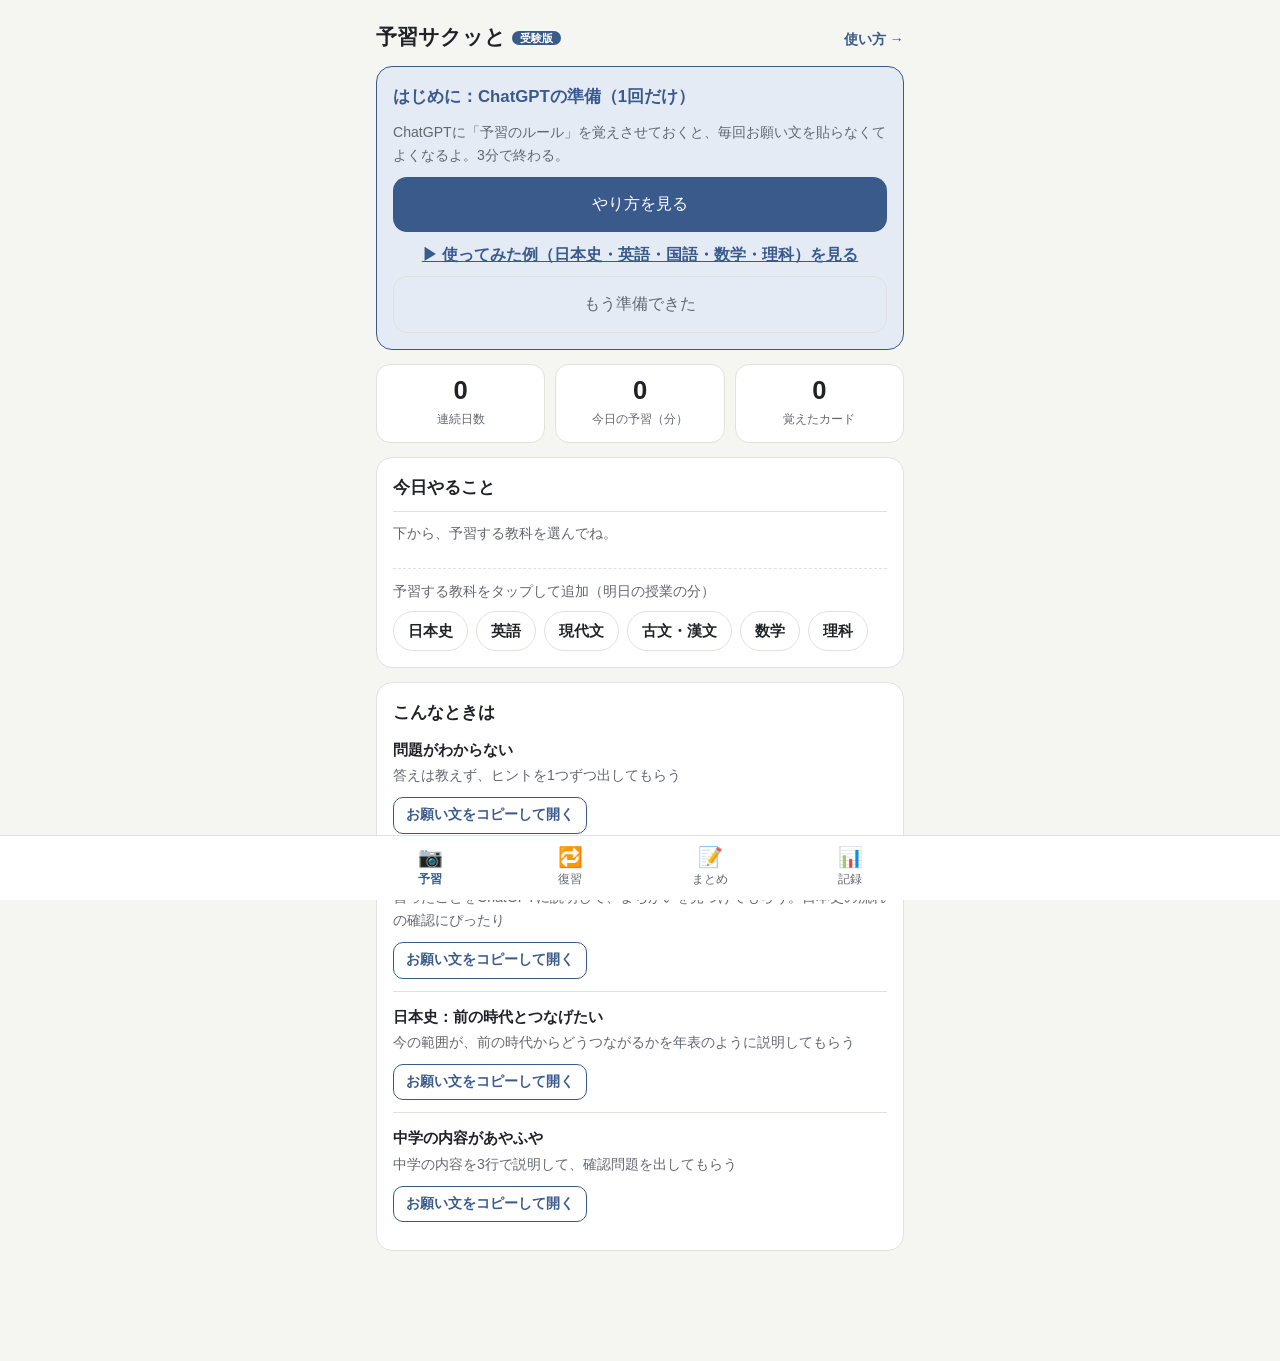
<file: index.html>
<!DOCTYPE html>
<html lang="ja">
<head>
<meta charset="UTF-8">
<meta name="viewport" content="width=device-width, initial-scale=1, viewport-fit=cover">
<meta name="robots" content="noindex">
<meta name="apple-mobile-web-app-capable" content="yes">
<meta name="apple-mobile-web-app-title" content="予習サクッと">
<meta name="theme-color" content="#3a5a8c">
<title>予習サクッと 受験版</title>
<meta name="description" content="予習を30分に。日本史は流れで覚えて、忘れる前に復習クイズ。受験まで見すえた予習・暗記アプリ">
<link rel="icon" href="favicon.png">
<link rel="apple-touch-icon" href="apple-touch-icon.png">
<style>
  :root {
    --bg: #f5f5f2;
    --card: #ffffff;
    --text: #1f2328;
    --sub: #62676d;
    --line: #e2e2dc;
    --accent: #3a5a8c;
    --on-accent: #ffffff;
    --accent-soft: #e5ebf5;
    --warm: #c0643c;
    --warm-soft: #f8e8df;
    --good: #2f7a5c;
    --line-green: #06c755;
    --tabbar: #ffffff;
  }
  @media (prefers-color-scheme: dark) {
    :root {
      --bg: #16181c;
      --card: #21252b;
      --text: #eceae6;
      --sub: #a3a7ad;
      --line: #343941;
      --accent: #92b1e3;
      --on-accent: #111a2a;
      --accent-soft: #232d3d;
      --warm: #e38c64;
      --warm-soft: #3a2a22;
      --good: #7cc7a4;
      --tabbar: #1c1f24;
    }
  }
  * { box-sizing: border-box; }
  [hidden] { display: none !important; }
  html, body { margin: 0; }
  body {
    background: var(--bg);
    color: var(--text);
    font-family: -apple-system, BlinkMacSystemFont, "Hiragino Sans", "Noto Sans JP", "Yu Gothic UI", sans-serif;
    line-height: 1.65;
    -webkit-text-size-adjust: 100%;
  }
  main { max-width: 560px; margin: 0 auto; padding: 16px 16px calc(96px + env(safe-area-inset-bottom)); }
  h1 { font-size: 1.3rem; margin: 4px 0 12px; }
  h1 small {
    font-size: .7rem; vertical-align: middle; margin-left: 6px;
    background: var(--accent); color: var(--on-accent); padding: 1px 8px; border-radius: 99px;
  }
  .head { display: flex; justify-content: space-between; align-items: baseline; gap: 8px; }
  .head a { color: var(--accent); font-weight: 700; font-size: .9rem; text-decoration: none; white-space: nowrap; }
  h2 { font-size: 1.05rem; margin: 0 0 10px; }
  p { margin: 0 0 10px; }
  .sub { color: var(--sub); font-size: .88rem; }
  .card {
    background: var(--card);
    border: 1px solid var(--line);
    border-radius: 16px;
    padding: 16px;
    margin-bottom: 14px;
  }
  .tag {
    display: inline-block;
    background: var(--accent-soft); color: var(--accent);
    font-size: .78rem; font-weight: 700;
    padding: 1px 10px; border-radius: 99px;
  }
  button, a.btn { font: inherit; -webkit-tap-highlight-color: transparent; }
  button { border: none; cursor: pointer; }
  .btn {
    display: block; width: 100%; text-align: center; text-decoration: none;
    padding: 14px; border-radius: 14px;
    font-size: 1rem; font-weight: 700;
    background: var(--accent); color: var(--on-accent);
  }
  .btn.ghost { background: transparent; color: var(--accent); border: 1.5px solid var(--accent); }
  .btn.plain { background: transparent; color: var(--sub); border: 1px solid var(--line); font-weight: 500; }
  .btn.line { background: var(--line-green); color: #fff; }
  .btn.small { display: inline-block; width: auto; padding: 6px 12px; font-size: .85rem; border-radius: 10px; }
  .btn:active { transform: scale(.98); }
  .row { display: flex; gap: 10px; }
  .row > * { flex: 1; }

  /* 数字タイル */
  .tiles { display: grid; grid-template-columns: repeat(3, 1fr); gap: 10px; margin-bottom: 14px; }
  .tile {
    background: var(--card); border: 1px solid var(--line); border-radius: 14px;
    padding: 10px 6px; text-align: center;
  }
  .tile b { display: block; font-size: 1.6rem; line-height: 1.2; }
  .tile span { font-size: .75rem; color: var(--sub); }

  /* 今日やること */
  .todo-row { display: flex; align-items: center; gap: 10px; padding: 10px 0; }
  .todo-row + .todo-row { border-top: 1px solid var(--line); }
  .todo-row .chk {
    flex: none; width: 24px; height: 24px; border-radius: 7px;
    border: 2px solid var(--accent); display: grid; place-items: center;
    font-size: .8rem; font-weight: 800; color: var(--on-accent);
  }
  .todo-row.done .chk { background: var(--good); border-color: var(--good); }
  .todo-row .what { flex: 1; min-width: 0; font-weight: 700; }
  .todo-row .what small { display: block; font-weight: 500; color: var(--sub); font-size: .8rem; }
  .todo-row.done .what { color: var(--sub); }
  .todo-row .btn.small { flex: none; }
  .plan-empty { color: var(--sub); font-size: .88rem; padding: 10px 0; border-top: 1px solid var(--line); }
  .pick { margin-top: 12px; padding-top: 12px; border-top: 1px dashed var(--line); }
  .pick p { font-size: .85rem; color: var(--sub); margin-bottom: 8px; }
  .opts { display: flex; flex-wrap: wrap; gap: 8px; }
  .opt {
    padding: 7px 14px; border-radius: 99px; font-size: .92rem; font-weight: 600;
    background: var(--card); color: var(--text); border: 1.5px solid var(--line);
  }
  .opt.on { background: var(--accent); border-color: var(--accent); color: var(--on-accent); }

  /* 予習中 */
  .timer {
    display: flex; align-items: center; justify-content: space-between;
    background: var(--accent); color: var(--on-accent); border-radius: 16px;
    padding: 12px 16px; margin-bottom: 14px;
  }
  .timer b { font-size: 1.6rem; font-variant-numeric: tabular-nums; }
  .timer span { font-size: .85rem; opacity: .9; }
  .step { display: flex; gap: 12px; }
  .step + .step, #a-steps + .step { margin-top: 18px; padding-top: 18px; border-top: 1px dashed var(--line); }
  .step .no {
    flex: none; width: 28px; height: 28px; border-radius: 50%;
    background: var(--accent); color: var(--on-accent); display: grid; place-items: center;
    font-size: .85rem; font-weight: 700;
  }
  .step .body { flex: 1; min-width: 0; }
  .step h3 { font-size: 1rem; margin: 2px 0 6px; }
  details { margin-top: 8px; }
  summary { color: var(--accent); font-size: .88rem; cursor: pointer; }
  pre.prompt {
    white-space: pre-wrap; overflow-wrap: anywhere;
    font-family: inherit; font-size: .82rem;
    background: var(--bg); border: 1px dashed var(--line);
    border-radius: 12px; padding: 10px; margin: 8px 0 0;
  }
  textarea, input[type=number] {
    width: 100%; font: inherit; font-size: 16px;
    padding: 10px; border-radius: 12px;
    border: 1px solid var(--line); background: var(--bg); color: var(--text);
  }
  textarea { min-height: 110px; resize: vertical; }
  .saved {
    background: var(--accent-soft); color: var(--accent);
    border-radius: 12px; padding: 10px 12px; font-size: .9rem; font-weight: 700; margin-top: 10px;
  }
  .warn { background: var(--warm-soft); color: var(--warm); }
  .extra { border-top: 1px solid var(--line); padding: 12px 0; }
  .extra:first-of-type { border-top: none; padding-top: 0; }
  .extra h3 { font-size: .95rem; margin: 0 0 2px; }
  .setup { background: var(--accent-soft); border-color: var(--accent); }
  .setup h2 { color: var(--accent); }
  .howto { margin: 4px 0 0; padding-left: 1.2em; font-size: .88rem; color: var(--sub); }
  .howto li { margin-bottom: 4px; }
  .howto b { color: var(--text); }

  /* チップ */
  .chips { display: flex; gap: 6px; overflow-x: auto; padding-bottom: 4px; margin-bottom: 12px; scrollbar-width: none; }
  .chips::-webkit-scrollbar { display: none; }
  .chip {
    flex: none; border: 1px solid var(--line); background: var(--card); color: var(--text);
    border-radius: 99px; padding: 5px 12px; font-size: .85rem;
  }
  .chip.on { background: var(--accent); border-color: var(--accent); color: var(--on-accent); }

  /* クイズ */
  .big-num { font-size: 2.4rem; font-weight: 800; color: var(--accent); line-height: 1.2; }
  .flash {
    min-height: 230px; display: flex; flex-direction: column; justify-content: center; align-items: center;
    text-align: center; gap: 10px; position: relative;
  }
  .flash .front { font-size: 1.35rem; font-weight: 700; overflow-wrap: anywhere; }
  .flash .front.long { font-size: 1.08rem; text-align: left; }
  .flash .back { font-size: 1.15rem; color: var(--accent); font-weight: 700; overflow-wrap: anywhere; }
  .flash .say {
    position: absolute; right: 10px; top: 10px; background: var(--accent-soft); color: var(--accent);
    border-radius: 99px; padding: 4px 10px; font-size: .8rem; font-weight: 700;
  }
  .qcount { display: flex; justify-content: space-between; font-size: .85rem; color: var(--sub); margin-bottom: 8px; }
  .judge { display: grid; grid-template-columns: 1fr 1fr; gap: 10px; }
  .judge button { padding: 18px 8px; border-radius: 16px; font-size: 1.1rem; font-weight: 700; }
  .judge .ok { background: var(--accent); color: var(--on-accent); }
  .judge .ng { background: var(--warm); color: var(--on-accent); }
  .next-info { text-align: center; font-size: .82rem; color: var(--sub); min-height: 1.4em; margin-top: 8px; }
  .result-big { font-size: 3rem; font-weight: 800; text-align: center; color: var(--accent); margin: 8px 0; }
  .listen-card { min-height: 260px; }
  .listen-card .front { font-size: 1.25rem; }

  /* まとめ・カード一覧 */
  .note { border-top: 1px solid var(--line); padding: 12px 0; }
  .note:first-child { border-top: none; padding-top: 0; }
  .note-head { display: flex; align-items: center; gap: 8px; margin-bottom: 4px; }
  .note-head .date { color: var(--sub); font-size: .82rem; flex: 1; }
  .note ul { margin: 0; padding-left: 1.2em; }
  .note li { margin-bottom: 2px; }
  .note ul.flow { list-style: none; padding: 0; display: grid; gap: 4px; }
  .note ul.flow li { background: var(--bg); border-radius: 10px; padding: 6px 10px; }
  .note ul.flow small { color: var(--warm); font-weight: 800; margin-right: 6px; }
  .link-del { background: none; color: var(--sub); font-size: .78rem; padding: 2px 4px; text-decoration: underline; }
  .empty { color: var(--sub); font-size: .9rem; text-align: center; padding: 16px 0; }
  .clist { font-size: .88rem; }
  .clist div { display: flex; gap: 8px; padding: 6px 0; border-bottom: 1px solid var(--line); align-items: flex-start; }
  .clist div span:first-child { flex: 1.2; font-weight: 700; overflow-wrap: anywhere; }
  .clist div span:nth-child(2) { flex: 1; color: var(--sub); overflow-wrap: anywhere; }
  .lv { font-size: .7rem; color: var(--sub); white-space: nowrap; }

  /* グラフ */
  .chart { position: relative; height: 160px; margin: 8px 0 4px; }
  .bars { position: absolute; inset: 0; display: flex; align-items: flex-end; gap: 2px; }
  .bars .col {
    flex: 1; height: 100%; display: flex; align-items: flex-end; justify-content: center;
    background: none; padding: 0; position: relative;
  }
  .bars .bar { width: 70%; max-width: 18px; background: var(--accent); border-radius: 4px 4px 0 0; min-height: 0; }
  .bars .col.sel .bar { outline: 2px solid var(--text); outline-offset: 1px; }
  .goal {
    position: absolute; left: 0; right: 0; z-index: 2;
    border-top: 1.5px dashed var(--warm); pointer-events: none;
  }
  .goal span {
    position: absolute; left: 0; top: -22px; font-size: .72rem; color: var(--warm); font-weight: 700;
    background: var(--card); padding: 0 4px; border-radius: 4px;
  }
  .baseline { position: absolute; left: 0; right: 0; bottom: 0; border-top: 1px solid var(--line); }
  .xlabels { display: flex; gap: 2px; font-size: .68rem; color: var(--sub); text-align: center; }
  .xlabels span { flex: 1; }
  .xlabels span.today { color: var(--text); font-weight: 700; }
  .chart-info { font-size: .88rem; min-height: 1.5em; margin-top: 6px; }

  /* タブ */
  nav.tabs {
    position: fixed; left: 0; right: 0; bottom: 0; z-index: 5;
    background: var(--tabbar); border-top: 1px solid var(--line);
    display: flex; justify-content: center;
    padding-bottom: env(safe-area-inset-bottom);
  }
  nav.tabs button {
    flex: 1; max-width: 140px; background: none; color: var(--sub);
    padding: 8px 2px 10px; font-size: .75rem; position: relative;
  }
  nav.tabs button b { display: block; font-size: 1.25rem; line-height: 1.3; }
  nav.tabs button.on { color: var(--accent); font-weight: 700; }
  nav.tabs .badge {
    position: absolute; top: 4px; left: calc(50% + 8px);
    background: var(--warm); color: var(--on-accent); font-size: .65rem; font-weight: 800;
    border-radius: 99px; padding: 0 6px; line-height: 1.5;
  }

  .toast {
    position: fixed; left: 50%; bottom: calc(84px + env(safe-area-inset-bottom)); transform: translateX(-50%);
    background: var(--text); color: var(--bg);
    padding: 10px 18px; border-radius: 99px; font-size: .9rem; z-index: 10;
    opacity: 0; pointer-events: none; transition: opacity .2s; white-space: nowrap;
  }
  .toast.show { opacity: 1; }
</style>
</head>
<body>
<main>

  <!-- ===== 予習（ホーム） ===== -->
  <section id="tab-home">
    <div id="home-idle">
      <div class="head">
        <h1>予習サクッと<small>受験版</small></h1>
        <a href="guide.html">使い方 →</a>
      </div>
      <div class="card setup" id="setup-banner" hidden>
        <h2>はじめに：ChatGPTの準備（1回だけ）</h2>
        <p class="sub">ChatGPTに「予習のルール」を覚えさせておくと、毎回お願い文を貼らなくてよくなるよ。3分で終わる。</p>
        <a class="btn" href="guide.html#junbi">やり方を見る</a>
        <a href="demo.html" style="display:block;text-align:center;margin-top:10px;font-weight:700;color:var(--accent)">▶ 使ってみた例（日本史・英語・国語・数学・理科）を見る</a>
        <button class="btn plain" id="setup-done" style="margin-top:8px">もう準備できた</button>
      </div>
      <div class="tiles">
        <div class="tile"><b id="t-streak">0</b><span>連続日数</span></div>
        <div class="tile"><b id="t-today">0</b><span>今日の予習（分）</span></div>
        <div class="tile"><b id="t-cards">0</b><span>覚えたカード</span></div>
      </div>

      <div class="card">
        <h2>今日やること</h2>
        <div id="todo"></div>
        <div class="pick">
          <p>予習する教科をタップして追加（明日の授業の分）</p>
          <div class="opts" id="plan-opts"></div>
        </div>
      </div>

      <div class="card">
        <h2>こんなときは</h2>
        <div class="extra">
          <h3>問題がわからない</h3>
          <p class="sub">答えは教えず、ヒントを1つずつ出してもらう</p>
          <button class="btn small ghost" data-extra="hint">お願い文をコピーして開く</button>
        </div>
        <div class="extra">
          <h3>週末：先生役モード</h3>
          <p class="sub">習ったことをChatGPTに説明して、まちがいを見つけてもらう。日本史の流れの確認にぴったり</p>
          <button class="btn small ghost" data-extra="teach">お願い文をコピーして開く</button>
        </div>
        <div class="extra">
          <h3>日本史：前の時代とつなげたい</h3>
          <p class="sub">今の範囲が、前の時代からどうつながるかを年表のように説明してもらう</p>
          <button class="btn small ghost" data-extra="link">お願い文をコピーして開く</button>
        </div>
        <div class="extra">
          <h3>中学の内容があやふや</h3>
          <p class="sub">中学の内容を3行で説明して、確認問題を出してもらう</p>
          <button class="btn small ghost" data-extra="junior">お願い文をコピーして開く</button>
        </div>
      </div>
    </div>

    <div id="home-active" hidden>
      <div class="timer">
        <div><span id="a-subj">日本史</span><br><span>予習中</span></div>
        <b id="a-time">0:00</b>
      </div>

      <div class="card">
        <div id="a-steps"></div>
        <div class="step">
          <div class="no" id="a-paste-no">5</div>
          <div class="body">
            <h3>ChatGPTの最初の返事をここに貼る</h3>
            <p class="sub">返事の下にある<b>コピーボタン</b>（四角が2つ重なったマーク）を押す → 下に貼りつけ。カードとまとめが自動で保存されるよ。</p>
            <textarea id="a-paste" placeholder="ここに貼りつけ"></textarea>
            <button class="btn ghost" id="a-save" style="margin-top:8px">カードとまとめを保存</button>
            <div id="a-saved" hidden></div>
          </div>
        </div>
      </div>

      <div class="card" id="finish-box">
        <h2>予習おわり！</h2>
        <div class="row" style="align-items:center">
          <span style="flex:none">かかった時間</span>
          <input type="number" id="a-min" min="1" max="180" inputmode="numeric" style="flex:1">
          <span style="flex:none">分</span>
        </div>
        <button class="btn" id="a-finish" style="margin-top:12px">記録する</button>
        <button class="btn plain" id="a-cancel" style="margin-top:8px">やめる（記録しない）</button>
      </div>
    </div>
  </section>

  <!-- ===== 復習クイズ ===== -->
  <section id="tab-quiz" hidden>
    <h1>復習クイズ</h1>
    <div class="chips" id="quiz-chips"></div>

    <div id="quiz-start">
      <div class="card" style="text-align:center">
        <div id="due-box"></div>
        <button class="btn" id="quiz-go" style="margin-top:12px">復習スタート</button>
        <button class="btn ghost" id="practice-go" style="margin-top:10px">先取りで10問練習</button>
        <p class="sub" style="margin:10px 0 0">○にしたカードは、1日後→3日後→1週間後→2週間後…と、忘れかけたころにまた出てくるよ。</p>
      </div>
      <div class="card" id="listen-box">
        <h2>🎧 聞き流し</h2>
        <p class="sub">問題 → 少し待って → 答え、の順にスマホが読み上げるよ。電車で目を休めたいときに。</p>
        <button class="btn ghost" id="listen-go">聞き流しをはじめる</button>
        <p class="sub" style="margin:8px 0 0">※ 画面をつけたままにしてね（ロックすると止まるよ）</p>
      </div>
      <p class="sub" id="card-summary" style="text-align:center"></p>
    </div>

    <div id="quiz-play" hidden>
      <div class="qcount"><span id="q-no"></span><span id="q-subj"></span></div>
      <div class="card flash">
        <button class="say" id="q-say" aria-label="読み上げる">🔊</button>
        <div class="front" id="q-front"></div>
        <div class="back" id="q-back" hidden></div>
      </div>
      <button class="btn" id="q-show">答えを見る</button>
      <div class="judge" id="q-judge" hidden>
        <button class="ng" id="q-ng">まだ ×</button>
        <button class="ok" id="q-ok">覚えた ○</button>
      </div>
      <div class="next-info" id="q-next"></div>
      <button class="link-del" id="q-quit" style="display:block;margin:10px auto 0">クイズをやめる</button>
    </div>

    <div id="quiz-end" class="card" hidden>
      <p style="text-align:center;margin:0">今回の結果</p>
      <div class="result-big" id="q-result"></div>
      <p class="sub" style="text-align:center" id="q-comment"></p>
      <button class="btn" id="q-again">つづける</button>
      <button class="btn plain" id="q-back-start" style="margin-top:8px">もどる</button>
    </div>

    <div id="listen-play" hidden>
      <div class="qcount"><span id="l-no"></span><span id="l-subj"></span></div>
      <div class="card flash listen-card">
        <div class="front" id="l-front"></div>
        <div class="back" id="l-back" hidden></div>
      </div>
      <button class="btn" id="listen-stop">■ 止める</button>
    </div>

    <details class="card">
      <summary>カードの一覧を見る</summary>
      <div class="clist" id="card-list" style="margin-top:10px"></div>
    </details>
  </section>

  <!-- ===== まとめ ===== -->
  <section id="tab-notes" hidden>
    <h1>授業前のまとめ</h1>
    <p class="sub">授業の前の5分で見返そう。日本史は「原因→出来事→結果」で並んでいるよ。</p>
    <div class="chips" id="note-chips"></div>
    <div class="card" id="note-list"></div>
  </section>

  <!-- ===== 記録 ===== -->
  <section id="tab-log" hidden>
    <h1>記録</h1>
    <div class="tiles">
      <div class="tile"><b id="l-streak">0</b><span>連続日数</span></div>
      <div class="tile"><b id="l-days">0</b><span>7日間で予習</span></div>
      <div class="tile"><b id="l-rev">0</b><span>7日間の復習（枚）</span></div>
    </div>
    <div class="card">
      <h2>毎日の予習時間（分）</h2>
      <p class="sub" style="margin:0 0 16px">最近14日間（太字の日付が今日）。棒を押すとくわしく見られるよ。</p>
      <div class="chart" id="chart">
        <div class="baseline"></div>
        <div class="goal" id="goal"><span>目標30分</span></div>
        <div class="bars" id="bars"></div>
      </div>
      <div class="xlabels" id="xlabels"></div>
      <div class="chart-info" id="chart-info"></div>
    </div>
    <div class="card">
      <h2>がんばりを報告する</h2>
      <p class="sub">この1週間の記録を、相談している人にLINEで送れるよ。</p>
      <button class="btn line" id="report">LINEで報告する</button>
    </div>
    <div class="card">
      <h2>ChatGPTの準備</h2>
      <p class="sub">ChatGPTのプロジェクト「予習」の「指示」に、このルールを貼っておくと、毎回のお願い文がいらなくなるよ。</p>
      <button class="btn ghost" id="copy-rules">予習のルールをコピー</button>
      <details>
        <summary>ルールの中身を見る</summary>
        <pre class="prompt" id="rules-text"></pre>
      </details>
      <p class="sub" style="margin:10px 0 0">くわしいやり方は <a href="guide.html#junbi" style="color:var(--accent)">使い方ガイド</a> へ。</p>
    </div>
    <div class="card">
      <h2>ホーム画面に置く</h2>
      <p class="sub" style="margin:0">Safariでこのページを開いて、下の「共有」ボタン（□に↑）→「ホーム画面に追加」。アプリみたいにすぐ開けるよ。</p>
    </div>
    <a class="btn ghost" href="guide.html" style="margin-bottom:14px">使い方ガイドを見る</a>
    <div class="card">
      <h2>データ</h2>
      <p class="sub">記録はこのスマホの中だけに保存されます。機種変更の前は「書き出し」でバックアップしてね。</p>
      <div class="row">
        <button class="btn small ghost" id="export">書き出し</button>
        <button class="btn small ghost" id="import-btn">読み込み</button>
        <button class="btn small plain" id="reset">全部消す</button>
      </div>
      <input type="file" id="import" accept="application/json,.json" hidden>
    </div>
  </section>

</main>

<nav class="tabs" id="tabs">
  <button data-tab="home" class="on"><b>📷</b>予習</button>
  <button data-tab="quiz"><b>🔁</b>復習<span class="badge" id="due-badge" hidden></span></button>
  <button data-tab="notes"><b>📝</b>まとめ</button>
  <button data-tab="log"><b>📊</b>記録</button>
</nav>
<div class="toast" id="toast"></div>

<script>
// ================= 設定 =================
// text: true の教科は、写真の代わりにカメラの文字読み取りで送る（写真の回数の節約）
const SUBJECTS = [
  { k: "jh", name: "日本史", say: "日本史", note: "流れ・一問一答", card: "問題｜答え（一問一答）", text: true },
  { k: "en", name: "英語", say: "英語", note: "単語・和訳", card: "英単語・熟語｜意味", text: true },
  { k: "ge", name: "現代文", say: "現代文", note: "言葉・読解", card: "言葉｜意味" },
  { k: "ko", name: "古文・漢文", say: "古文」か「漢文", note: "古語・訳", card: "古語・句法｜意味" },
  { k: "ma", name: "数学", say: "数学", note: "例題・公式", card: "公式・用語｜意味や使い方" },
  { k: "sc", name: "理科", say: "理科", note: "用語・しくみ", card: "用語｜意味" },
];
const GPT_URL = "https://chatgpt.com/";
const GOAL = 30;
const STORE_KEY = "yoshu-juken-v1";
// ○が続くたびに、次に出すまでの日数をのばす（1日後→3日後→1週間後→2週間後→1か月後→2か月後）
const INTERVALS = [1, 3, 7, 14, 30, 60];
const MASTER_LEVEL = 3; // 1週間後の復習まで○ → 「覚えた」
const ROUND = 20;       // 復習クイズ1回の枚数

// ChatGPTのプロジェクト「予習」の「指示」に貼るルール（guide.html にも同じ文があるので、変えるときは両方直す）
const RULES = `あなたは高校2年生（文系・私立大学志望）の予習を手伝う先生です。このプロジェクトのチャットでは、次のルールを守ってください。

■教科
最初のメッセージに書いてある教科（日本史・英語・現代文・古文・漢文・数学・理科）の先生として答えてください。書いていなければ、写真や文章から判断してください。

■いつものルール
・答えや全文の訳を、いきなり出さない。まずヒントを出す。（日本史だけは、流れの説明から始めてよい）
・中学生にもわかる言葉で、短く説明する。
・私が「次」と送ったら、次のヒントを出す。
・私が「答え合わせ」と送ったら、全文の訳・解き方・質問の答えを出す。
・私が「降参」と送ったら、最初からていねいに説明する。

■教科ごとにやること
日本史：この範囲の流れを「原因→出来事→結果」の短いストーリーで説明／覚えにくい年号があれば語呂合わせを1つ／大事な語句は【カード】に一問一答で入れる
英語：1文ずつ意味をつかむヒント／大事な文法を1つ／授業で聞かれそうな質問を3つ（答えはまだ出さない）
現代文：むずかしい言葉の説明／筆者の言いたいことを見つけるヒント／授業で聞かれそうな質問を3つ（答えはまだ出さない）
古文・漢文：大事な古語や句法の意味／大事な文法を1つ／1文ずつ現代語訳のヒント
数学：このページで習うことを3行で説明／例題の解き方のヒントを1段ずつ／必要な中学の内容を1つ
理科：このページで習うことを3行で説明／大事な用語の意味／例題があれば解き方のヒントを1段ずつ

■最初の返事の最後に、アプリに保存するため、必ず次の形をつける（予習以外のお願いのときは、つけなくてよい）
【まとめ】
・授業の前に見返すポイントを3つ（1行に1つ。日本史は「原因：」「出来事：」「結果：」で始まる3行にする）
【カード】
覚えること｜意味（日本史は「問題｜答え」の一問一答にする）
（1行に1つ、10個まで。表にしないで「｜」で区切る）`;

const TAIL = s => `
最後に、アプリに保存するので、次の形で必ず出してください。
【まとめ】
${s.k === "jh" ? "・「原因：」「出来事：」「結果：」で始まる3行" : "・授業の前に見返すポイントを3つ（1行に1つ）"}
【カード】
${s.card}
（1行に1つ、10個まで。表にしないで「｜」で区切る）`;

// プロジェクトを作っていないとき用のお願い文
const PROMPTS = {
  jh: s => `あなたは高校2年生向けの日本史の先生です。
送った写真や文章は、明日の授業で習う教科書のページです。予習を手伝ってください。

1. この範囲の流れを「原因→出来事→結果」の短いストーリーで説明してください。
2. 覚えにくい年号があれば、語呂合わせを1つ作ってください。
3. 大事な語句を、一問一答の問題にしてください（最後の【カード】に入れてください）。
${TAIL(s)}`,
  en: s => `あなたは高校2年生向けの英語の先生です。
送った写真や文章は、明日の授業で習う教科書のページです。予習を手伝ってください。

1. 1文ずつ、意味をつかむためのヒントを出してください。まだ全文の訳は出さないでください。
2. 大事な文法を1つだけ、かんたんに説明してください。
3. 授業で先生に聞かれそうな質問を3つ出してください（答えはまだ出さない）。

私が「答え合わせ」と送ったら、全文の訳と質問の答えを出してください。
${TAIL(s)}`,
  ge: s => `あなたは高校2年生向けの国語（現代文）の先生です。
送った写真や文章は、明日の授業で読む文章です。予習を手伝ってください。

1. 読み方や意味がむずかしい言葉を選んで、かんたんに説明してください。
2. 筆者がいちばん言いたいことを見つけるためのヒントを出してください（答えはまだ出さない）。
3. 授業で先生に聞かれそうな質問を3つ出してください（答えはまだ出さない）。

私が「答え合わせ」と送ったら、段落ごとの要約と質問の答えを出してください。
${TAIL(s)}`,
  ko: s => `あなたは高校2年生向けの古文・漢文の先生です。
送った写真や文章は、明日の授業で読む教科書のページです。予習を手伝ってください。

1. 大事な古語（漢文なら大事な漢字や句法）を選んで、意味を説明してください。
2. 大事な文法（助動詞や返り点など）を1つだけ、かんたんに説明してください。
3. 1文ずつ、現代語訳のヒントを出してください。まだ全文の訳は出さないでください。

私が「答え合わせ」と送ったら、全文の現代語訳を出してください。
${TAIL(s)}`,
  ma: s => `あなたは高校2年生向けの数学の先生です。
送った写真や文章は、明日の授業で習う教科書のページです。予習を手伝ってください。

1. このページで習うことを、中学生にもわかる言葉で3行で説明してください。
2. 例題の解き方を、ヒントとして1段ずつ出してください。一気に答えを出さないでください。
3. このページを理解するのに必要な中学の内容があれば、1つだけ教えてください。

私が「次」と送ったら次のヒントを、「答え合わせ」と送ったら解き方の全体を出してください。
${TAIL(s)}`,
  sc: s => `あなたは高校2年生向けの理科の先生です。
送った写真や文章は、明日の授業で習う教科書のページです。予習を手伝ってください。

1. このページで習うことを、中学生にもわかる言葉で3行で説明してください。
2. 大事な用語を選んで、意味をかんたんに説明してください。
3. 例題があれば、解き方のヒントを1段ずつ出してください。一気に答えを出さないでください。

私が「次」と送ったら次のヒントを、「答え合わせ」と送ったら解き方の全体を出してください。
${TAIL(s)}`,
};
const TIPS = {
  jh: "流れ（原因→出来事→結果）を読んで、ノートに3行で書いてみよう。わからない語句は、そのまま質問してOK。",
  en: "ヒントを見て、まず自分で訳してみる。むずかしければ「答え合わせ」と送ってOK。",
  ge: "筆者の言いたいことを自分の言葉で1行書いてから「答え合わせ」と送ろう。",
  ko: "ヒントを見て訳してみる。むずかしければ「答え合わせ」と送ってOK。",
  ma: "ヒントを見て例題を解いてみる。つまったら「次」と送ると、次のヒントが出るよ。",
  sc: "ヒントを見て、用語の意味を自分の言葉で言えるか確かめよう。例題は「次」で1段ずつ。",
};
const EXTRAS = {
  hint: `高校2年生です。写真の問題がわかりません。
答えはすぐに教えないでください。ヒントを1つずつ出して、私が自分で解けるように手伝ってください。
私が「降参」と送ったときだけ、解き方を最初から説明してください。`,
  teach: `今から私が、今週の授業で習ったことをあなたに説明します。あなたは生徒の役です。
私の説明にまちがいや足りないところがあれば、質問する形で教えてください。
最後に、私の理解度を5段階で教えて、もう一度確認するとよいところを1つ教えてください。
では説明します：`,
  link: `高校2年生です。日本史で今、「（ここに今の範囲を書く）」を習っています。
この範囲が、1つ前の時代からどうつながっているかを、年表のように5行で説明してください。
最後に、つながりを確かめる一問一答を5問出してください。答えは私が答えてから教えてください。`,
  junior: `高校2年生です。授業で、中学で習った「（ここに内容を書く）」があやふやです。
中学生にもわかる言葉で3行で説明して、確認問題を3問出してください。
答えは、私が答えを送ってから教えてください。`,
};

// ================= データ =================
function blank() {
  return { setupDone: false, sessions: [], cards: [], notes: [], active: null, plan: { date: "", subjects: [] }, revlog: {} };
}
function load() {
  try {
    const d = JSON.parse(localStorage.getItem(STORE_KEY) || "null");
    if (d && Array.isArray(d.cards)) return Object.assign(blank(), d);
  } catch (e) {}
  return blank();
}
let state = load();
function save() {
  try { localStorage.setItem(STORE_KEY, JSON.stringify(state)); } catch (e) {}
}

// ================= 小道具 =================
const $ = id => document.getElementById(id);
const WD = ["日", "月", "火", "水", "木", "金", "土"];
const subjOf = k => SUBJECTS.find(s => s.k === k) || SUBJECTS[0];
const uid = () => Date.now().toString(36) + Math.random().toString(36).slice(2, 6);
const sleep = ms => new Promise(r => setTimeout(r, ms));
function ymd(d) {
  return d.getFullYear() + "-" + String(d.getMonth() + 1).padStart(2, "0") + "-" + String(d.getDate()).padStart(2, "0");
}
const today = () => ymd(new Date());
function parseYmd(s) { const p = s.split("-"); return new Date(+p[0], p[1] - 1, +p[2]); }
function addDays(d, n) { const x = new Date(d); x.setDate(x.getDate() + n); return x; }
function md(d) { return `${d.getMonth() + 1}/${d.getDate()}(${WD[d.getDay()]})`; }
function esc(s) {
  return String(s).replace(/[&<>"']/g, c => ({ "&": "&amp;", "<": "&lt;", ">": "&gt;", '"': "&quot;", "'": "&#39;" }[c]));
}
function toast(msg) {
  const t = $("toast");
  t.textContent = msg;
  t.classList.add("show");
  clearTimeout(toast.h);
  toast.h = setTimeout(() => t.classList.remove("show"), 2200);
}
function copyText(text) {
  // タップの直後に同期的にコピーする（iPhoneでも確実に動くように）
  let ok = false;
  const ta = document.createElement("textarea");
  ta.value = text;
  ta.setAttribute("readonly", "");
  ta.style.position = "fixed";
  ta.style.opacity = "0";
  document.body.appendChild(ta);
  ta.select();
  ta.setSelectionRange(0, text.length);
  try { ok = document.execCommand("copy"); } catch (e) {}
  ta.remove();
  if (!ok && navigator.clipboard) {
    navigator.clipboard.writeText(text).catch(() => {});
    ok = true;
  }
  return ok;
}

// ================= 集計 =================
function minutesOn(dateStr) {
  return state.sessions.filter(s => s.date === dateStr).reduce((a, s) => a + s.min, 0);
}
function studied(dateStr) { return state.sessions.some(s => s.date === dateStr); }
function studiedSubjToday(k) { return state.sessions.some(s => s.date === today() && s.subject === k); }
function streak() {
  let d = new Date(), n = 0;
  if (!studied(ymd(d))) d = addDays(d, -1); // 今日まだなら昨日から数える
  while (studied(ymd(d))) { n++; d = addDays(d, -1); }
  return n;
}
function masteredCount() { return state.cards.filter(c => (c.level || 0) >= MASTER_LEVEL).length; }
function cardsFor(f) { return state.cards.filter(c => f === "all" || c.subject === f); }
function dueFor(f) {
  const t = today();
  return cardsFor(f).filter(c => (c.due || t) <= t)
    .sort((a, b) => (a.due || "").localeCompare(b.due || "") || (a.level || 0) - (b.level || 0));
}
function reviewedOn(dateStr) { const r = state.revlog[dateStr]; return r ? r.ok + r.ng : 0; }
function todayPlan() { return state.plan && state.plan.date === today() ? state.plan.subjects : []; }

// ================= ChatGPTの返事を読み取る =================
function section(text, name) {
  const mark = "【" + name + "】";
  const i = text.lastIndexOf(mark);
  if (i < 0) return "";
  const rest = text.slice(i + mark.length);
  const end = rest.indexOf("【");
  return end >= 0 ? rest.slice(0, end) : rest;
}
function cleanLine(line) {
  return line.replace(/^\s*(?:[-・*•●◦]|\d+[.)．、]|[（(]\d+[)）]|Q\d+[.:：]?)\s*/, "").trim();
}
function parseReply(raw) {
  const text = raw.replace(/\r/g, "").replace(/\*\*/g, "").replace(/`/g, "");
  const cardPart = section(text, "カード") || text;
  const cards = [];
  cardPart.split("\n").forEach(line => {
    if (!/[|｜]/.test(line)) return;
    if (/^[\s|｜:：\-ー—]+$/.test(line)) return; // 表の区切り線
    const parts = line.split(/[|｜]/).map(cleanLine).filter(Boolean);
    if (parts.length < 2) return;
    const front = parts[0].slice(0, 120);
    const back = parts.slice(1).join(" / ").slice(0, 200);
    // 見出し行（「覚えること｜意味」「問題｜答え」など）はとばす
    if (/^意味/.test(back) || (/^問題/.test(front) && /^答え/.test(back)) ||
        (/^(単語|英単語|古語|言葉|用語|公式|覚えること)/.test(front) && /意味/.test(back))) return;
    cards.push({ front, back });
  });
  const points = section(text, "まとめ").split("\n")
    .map(cleanLine)
    .filter(l => l && !/[|｜]/.test(l) && !/ポイントを3つ|で始まる3行/.test(l))
    .slice(0, 5)
    .map(l => l.slice(0, 200));
  return { cards, points };
}

// ================= 予習（ホーム） =================
function stepsFor(s) {
  const open = {
    t: "ChatGPTを開いて、プロジェクト「予習」で新しいチャット",
    html: `<a class="btn" href="${GPT_URL}" target="_blank" rel="noopener">ChatGPT を開く</a>
      <p class="sub" style="margin:8px 0 0">左上のメニュー → プロジェクト「予習」→ 新しいチャット</p>`,
  };
  const fallback = `<details><summary>プロジェクトを作っていないときは</summary>
      <p class="sub" style="margin:8px 0 0">教科名の代わりに、このお願い文を貼って送ってね。</p>
      <pre class="prompt">${esc(PROMPTS[s.k](s))}</pre>
      <button class="btn small ghost copy-prompt" style="margin-top:8px">お願い文をコピー</button></details>`;
  const hint = { t: s.k === "jh" ? "流れを読んで、自分でまとめる" : "ヒントを見て、自分で考える", html: `<p class="sub" style="margin:0">${TIPS[s.k]}</p>` };
  if (s.text) return [
    {
      t: "教科書の文をコピーする",
      html: `<ol class="howto">
        <li>iPhoneの<b>カメラ</b>を教科書の本文に向ける</li>
        <li>右下の<b>文字読み取りマーク</b>（枠の中に線）を押す</li>
        <li><b>「すべてを選択」→「コピー」</b></li></ol>
        <p class="sub" style="margin:6px 0 0">写真を送る回数（1日数回まで）を節約できるよ。うまくいかなければ写真でもOK。</p>`,
    },
    open,
    { t: `「${s.say}」と打って、貼りつけて送る`, html: `<p class="sub" style="margin:0">入力欄に「${s.say}」と打って改行 → 長押しして「ペースト」→ 送信</p>${fallback}` },
    hint,
  ];
  return [
    open,
    { t: `「${s.say}」と打って、教科書を撮って送る`, html: `<p class="sub" style="margin:0">入力欄に「${s.say}」と打つ →「＋」→「カメラ」で明日やるページを撮る → 送信</p>${fallback}` },
    hint,
  ];
}

function renderTodo() {
  const due = dueFor("all").length;
  const plan = todayPlan();
  let html = "";
  if (due > 0) {
    html += `<div class="todo-row"><span class="chk"></span>
      <span class="what">復習クイズ<small>${due}枚・約${Math.max(1, Math.ceil(due * 10 / 60))}分</small></span>
      <button class="btn small" data-go="review">はじめる</button></div>`;
  } else if (state.cards.length) {
    html += `<div class="todo-row done"><span class="chk">✓</span>
      <span class="what">復習クイズ<small>今日の分はおわり！</small></span></div>`;
  }
  plan.forEach(k => {
    const s = subjOf(k);
    const done = studiedSubjToday(k);
    html += `<div class="todo-row${done ? " done" : ""}"><span class="chk">${done ? "✓" : ""}</span>
      <span class="what">予習：${s.name}<small>${s.note}</small></span>
      <button class="btn small${done ? " ghost" : ""}" data-subj="${k}">${done ? "もう一度" : "はじめる"}</button></div>`;
  });
  if (!plan.length) html += `<div class="plan-empty">下から、予習する教科を選んでね。</div>`;
  $("todo").innerHTML = html;
  $("plan-opts").innerHTML = SUBJECTS.map(s =>
    `<button class="opt${plan.includes(s.k) ? " on" : ""}" data-plan="${s.k}">${s.name}</button>`).join("");
}

function renderHome() {
  $("t-streak").textContent = streak();
  $("t-today").textContent = minutesOn(today());
  $("t-cards").textContent = masteredCount();
  $("setup-banner").hidden = !!state.setupDone;
  renderTodo();
  renderBadge();

  const a = state.active;
  $("home-idle").hidden = !!a;
  $("home-active").hidden = !a;
  if (a) {
    const s = subjOf(a.subject);
    const steps = stepsFor(s);
    $("a-subj").textContent = s.name;
    $("a-steps").innerHTML = steps.map((st, i) => `
      <div class="step"><div class="no">${i + 1}</div>
        <div class="body"><h3>${st.t}</h3>${st.html}</div></div>`).join("");
    $("a-paste-no").textContent = steps.length + 1;
    if ($("a-paste").value !== (a.draft || "")) $("a-paste").value = a.draft || "";
    tick();
  }
}
function renderBadge() {
  const n = dueFor("all").length;
  $("due-badge").hidden = !n;
  $("due-badge").textContent = n > 99 ? "99+" : n;
}
function elapsedMin() {
  if (!state.active) return 0;
  return Math.max(1, Math.round((Date.now() - state.active.start) / 60000));
}
function tick() {
  if (!state.active) return;
  const sec = Math.floor((Date.now() - state.active.start) / 1000);
  const m = Math.floor(sec / 60), s = sec % 60;
  $("a-time").textContent = `${m}:${String(s).padStart(2, "0")}`;
  if (document.activeElement !== $("a-min")) $("a-min").value = Math.min(180, elapsedMin());
}
setInterval(tick, 1000);

function startPrep(k) {
  state.active = { subject: k, start: Date.now(), draft: "" };
  save();
  $("a-saved").hidden = true;
  renderHome();
  window.scrollTo(0, 0);
}
$("todo").addEventListener("click", e => {
  const b = e.target.closest("button");
  if (!b) return;
  if (b.dataset.subj) startPrep(b.dataset.subj);
  if (b.dataset.go === "review") { show("quiz"); startReview(); }
});
$("plan-opts").addEventListener("click", e => {
  const b = e.target.closest("[data-plan]");
  if (!b) return;
  const k = b.dataset.plan;
  const plan = todayPlan().slice();
  const i = plan.indexOf(k);
  if (i >= 0) plan.splice(i, 1); else plan.push(k);
  // 表示はいつも教科の並び順にそろえる
  state.plan = { date: today(), subjects: SUBJECTS.map(s => s.k).filter(x => plan.includes(x)) };
  save();
  renderTodo();
});

$("a-steps").addEventListener("click", e => {
  if (!e.target.closest(".copy-prompt") || !state.active) return;
  const s = subjOf(state.active.subject);
  copyText(PROMPTS[s.k](s));
  toast("お願い文をコピーしたよ");
});
$("setup-done").addEventListener("click", () => {
  state.setupDone = true;
  save();
  renderHome();
});

$("a-paste").addEventListener("input", () => {
  if (!state.active) return;
  state.active.draft = $("a-paste").value;
  save();
});

$("a-save").addEventListener("click", () => {
  const raw = $("a-paste").value.trim();
  const box = $("a-saved");
  box.hidden = false;
  if (!raw) {
    box.className = "saved warn";
    box.textContent = "まだ何も貼られていないよ";
    return;
  }
  const subj = state.active.subject;
  const { cards, points } = parseReply(raw);
  const t = today();
  let added = 0;
  cards.forEach(c => {
    const same = state.cards.find(x => x.subject === subj && x.front.toLowerCase() === c.front.toLowerCase());
    if (same) { same.back = c.back; return; }
    // 新しいカードは今日の復習に入れる
    state.cards.push({ id: uid(), subject: subj, front: c.front, back: c.back, date: t, level: 0, due: t });
    added++;
  });
  if (points.length) state.notes.unshift({ id: uid(), subject: subj, date: t, points });
  save();
  renderBadge();
  if (!cards.length && !points.length) {
    box.className = "saved warn";
    box.textContent = "カードとまとめが見つからなかったよ。ChatGPTに「【まとめ】と【カード】の形で出して」と送ってから、もう一度貼ってみて。";
    return;
  }
  box.className = "saved";
  box.textContent = `保存したよ！ 新しいカード ${added}枚／まとめ ${points.length ? "1件" : "なし"}。カードは今日の復習クイズに入ったよ。`;
  $("a-paste").value = "";
  state.active.draft = "";
  save();
});

$("a-finish").addEventListener("click", () => {
  const min = Math.max(1, Math.min(180, parseInt($("a-min").value, 10) || elapsedMin()));
  state.sessions.push({ id: uid(), date: today(), subject: state.active.subject, min });
  state.active = null;
  save();
  renderHome();
  const m = minutesOn(today());
  toast(m <= GOAL ? `おつかれさま！今日は${m}分` : `おつかれさま！今日は合計${m}分`);
});
$("a-cancel").addEventListener("click", () => {
  if (!confirm("この予習は記録しないで終わるよ。いい？")) return;
  state.active = null;
  save();
  renderHome();
});

document.querySelectorAll("[data-extra]").forEach(b => {
  b.addEventListener("click", () => {
    copyText(EXTRAS[b.dataset.extra]);
    toast("お願い文をコピーしたよ");
    window.open(GPT_URL, "_blank", "noopener");
  });
});

// ================= 復習クイズ =================
let quizFilter = "all";
let quiz = null;   // { mode: "review" | "practice", items, i, ok, done, retried }
let listen = null; // { items, i }

function chipsHtml(current, counts) {
  const all = [{ k: "all", name: "すべて" }].concat(SUBJECTS);
  return all.map(s => `<button class="chip${s.k === current ? " on" : ""}" data-f="${s.k}">${s.name}${counts ? `（${counts(s.k)}）` : ""}</button>`).join("");
}
function lvText(c) {
  const lv = c.level || 0;
  if (lv >= MASTER_LEVEL) return "覚えた";
  return c.due && c.due > today() ? `次は${md(parseYmd(c.due))}` : "今日";
}

function renderQuiz() {
  $("quiz-chips").innerHTML = chipsHtml(quizFilter, k => dueFor(k).length);
  const list = cardsFor(quizFilter);
  const due = dueFor(quizFilter).length;
  const playing = !!quiz && !quiz.done;
  $("quiz-play").hidden = !playing;
  $("quiz-end").hidden = !(quiz && quiz.done);
  $("listen-play").hidden = !listen;
  $("quiz-start").hidden = !!quiz || !!listen;

  if (!list.length) {
    $("due-box").innerHTML = `<p style="margin:0">まだカードがないよ。</p><p class="sub" style="margin:4px 0 0">予習でChatGPTの返事を貼りつけると、ここにカードがたまるよ。</p>`;
    $("quiz-go").hidden = true;
    $("practice-go").hidden = true;
    $("listen-box").hidden = true;
  } else {
    $("due-box").innerHTML = due
      ? `<p class="sub" style="margin:0">今日の復習</p><div class="big-num">${due}<span style="font-size:1rem">枚</span></div>`
      : `<p style="margin:0;font-weight:700">今日の復習はおわり！🎉</p><p class="sub" style="margin:4px 0 0">次の復習は、また明日。</p>`;
    $("quiz-go").hidden = !due;
    $("quiz-go").textContent = due > ROUND ? `復習スタート（${ROUND}枚ずつ）` : "復習スタート";
    $("practice-go").hidden = false;
    $("listen-box").hidden = !("speechSynthesis" in window);
  }
  $("card-summary").textContent = list.length ? `カード全部で ${list.length}枚／覚えた ${list.filter(c => (c.level || 0) >= MASTER_LEVEL).length}枚（1週間後の復習まで○）` : "";
  $("card-list").innerHTML = list.length
    ? list.slice().reverse().map(c => `<div><span>${esc(c.front)}</span><span>${esc(c.back)}</span><span class="lv">${lvText(c)}</span><button class="link-del" data-delcard="${c.id}">消す</button></div>`).join("")
    : '<p class="empty">まだありません</p>';
  if (playing) showQ();
  renderBadge();
}

function startReview() {
  const items = dueFor(quizFilter).slice(0, ROUND);
  if (!items.length) { renderQuiz(); return; }
  quiz = { mode: "review", items, i: 0, ok: 0, done: false, retried: new Set() };
  renderQuiz();
}
function startPractice() {
  // 先取り練習：ランダムに10枚。予定（次に出る日）は変えない
  const pool = cardsFor(quizFilter).slice();
  for (let i = pool.length - 1; i > 0; i--) { const j = Math.floor(Math.random() * (i + 1)); [pool[i], pool[j]] = [pool[j], pool[i]]; }
  quiz = { mode: "practice", items: pool.slice(0, 10), i: 0, ok: 0, done: false, retried: new Set() };
  renderQuiz();
}
function showQ() {
  const c = quiz.items[quiz.i];
  const total = quiz.items.length;
  $("q-no").textContent = `${quiz.mode === "review" ? "復習" : "練習"} ${quiz.i + 1} / ${total}`;
  $("q-subj").textContent = subjOf(c.subject).name;
  $("q-front").textContent = c.front;
  $("q-front").classList.toggle("long", c.front.length > 24);
  $("q-back").textContent = c.back;
  $("q-back").hidden = true;
  $("q-show").hidden = false;
  $("q-judge").hidden = true;
  $("q-next").textContent = "";
}
function judge(ok) {
  const c = quiz.items[quiz.i];
  const real = state.cards.find(x => x.id === c.id);
  const t = today();
  if (quiz.mode === "review" && real) {
    if (ok) {
      const lv = real.level || 0;
      real.due = ymd(addDays(new Date(), INTERVALS[Math.min(lv, INTERVALS.length - 1)]));
      real.level = lv + 1;
    } else {
      real.level = 0;
      real.due = ymd(addDays(new Date(), 1));
      // まちがえたカードは、この回の最後にもう1回だけ出す
      if (!quiz.retried.has(c.id)) { quiz.retried.add(c.id); quiz.items.push(c); }
    }
    state.revlog[t] = state.revlog[t] || { ok: 0, ng: 0 };
    state.revlog[t][ok ? "ok" : "ng"]++;
  }
  if (ok) quiz.ok++;
  save();
  quiz.i++;
  if (quiz.i >= quiz.items.length) {
    quiz.done = true;
    const n = quiz.items.length;
    $("q-result").textContent = `○ ${quiz.ok} / ${n}`;
    const rest = dueFor(quizFilter).length;
    $("q-comment").textContent = quiz.mode === "review"
      ? (rest ? `まだ今日の復習が${rest}枚あるよ。` : "今日の復習はこれでおわり！○のカードは、もう少し先にまた出てくるよ。")
      : "練習おつかれさま！";
    $("q-again").hidden = quiz.mode === "review" && !rest;
    $("q-again").textContent = quiz.mode === "review" ? "つづける" : "もう一回";
  }
  renderQuiz();
}
function showAnswer() {
  const c = quiz.items[quiz.i];
  $("q-back").hidden = false;
  $("q-show").hidden = true;
  $("q-judge").hidden = false;
  if (quiz.mode === "review") {
    const lv = (state.cards.find(x => x.id === c.id) || c).level || 0;
    const d = INTERVALS[Math.min(lv, INTERVALS.length - 1)];
    $("q-next").textContent = `○なら次は${d}日後、×なら明日もう一度`;
  }
}

$("quiz-chips").addEventListener("click", e => {
  const b = e.target.closest("[data-f]");
  if (!b) return;
  quizFilter = b.dataset.f;
  quiz = null;
  stopListen();
  renderQuiz();
});
$("quiz-go").addEventListener("click", startReview);
$("practice-go").addEventListener("click", startPractice);
$("q-show").addEventListener("click", showAnswer);
$("q-ok").addEventListener("click", () => judge(true));
$("q-ng").addEventListener("click", () => judge(false));
$("q-quit").addEventListener("click", () => { quiz = null; renderQuiz(); });
$("q-again").addEventListener("click", () => (quiz && quiz.mode === "practice" ? startPractice() : startReview()));
$("q-back-start").addEventListener("click", () => { quiz = null; renderQuiz(); });
$("q-say").addEventListener("click", () => {
  const c = quiz && quiz.items[quiz.i];
  if (!c || !("speechSynthesis" in window)) return;
  speechSynthesis.cancel();
  speak($("q-back").hidden ? c.front : c.back);
});
$("card-list").addEventListener("click", e => {
  const id = e.target.dataset.delcard;
  if (!id) return;
  if (!confirm("このカードを消す？")) return;
  state.cards = state.cards.filter(c => c.id !== id);
  save();
  renderQuiz();
});

// ---- 聞き流し（iPhoneの読み上げ機能を使う） ----
function speak(text) {
  return new Promise(res => {
    const u = new SpeechSynthesisUtterance(text.replace(/[〜~｜|]/g, " "));
    const en = /^[\x00-\x7F’'“”\s]+$/.test(text);
    u.lang = en ? "en-US" : "ja-JP";
    u.rate = en ? 0.9 : 1.0;
    u.onend = u.onerror = res;
    speechSynthesis.speak(u);
  });
}
function renderListen(c, showBack) {
  $("l-no").textContent = `🎧 ${listen.i + 1} / ${listen.items.length}`;
  $("l-subj").textContent = subjOf(c.subject).name;
  $("l-front").textContent = c.front;
  $("l-back").textContent = c.back;
  $("l-back").hidden = !showBack;
}
async function runListen() {
  const me = listen;
  while (listen === me && me.i < me.items.length) {
    const c = me.items[me.i];
    renderListen(c, false);
    await speak(c.front);
    if (listen !== me) return;
    await sleep(2200); // 自分で答えを思い出す時間
    if (listen !== me) return;
    renderListen(c, true);
    await speak(c.back);
    if (listen !== me) return;
    await sleep(1200);
    me.i++;
  }
  if (listen === me) { listen = null; toast("聞き流しおわり！"); renderQuiz(); }
}
function stopListen() {
  if (!listen) return;
  listen = null;
  if ("speechSynthesis" in window) speechSynthesis.cancel();
}
$("listen-go").addEventListener("click", () => {
  const due = dueFor(quizFilter);
  const items = (due.length ? due : cardsFor(quizFilter)).slice(0, 30);
  if (!items.length) return;
  listen = { items, i: 0 };
  renderQuiz();
  runListen(); // タップの流れの中で読み上げを始める（iPhoneの決まり）
});
$("listen-stop").addEventListener("click", () => { stopListen(); renderQuiz(); });

// ================= まとめ =================
let noteFilter = "all";
function noteItems(points) {
  const isFlow = points.some(p => /^(原因|出来事|結果)[：:]/.test(p));
  if (!isFlow) return `<ul>${points.map(p => `<li>${esc(p)}</li>`).join("")}</ul>`;
  return `<ul class="flow">${points.map(p => {
    const m = p.match(/^(原因|出来事|結果)[：:]\s*(.*)$/);
    return m ? `<li><small>${m[1]}</small>${esc(m[2])}</li>` : `<li>${esc(p)}</li>`;
  }).join("")}</ul>`;
}
function renderNotes() {
  $("note-chips").innerHTML = chipsHtml(noteFilter);
  const list = state.notes.filter(n => noteFilter === "all" || n.subject === noteFilter);
  $("note-list").innerHTML = list.length ? list.map(n => `
    <div class="note">
      <div class="note-head">
        <span class="tag">${esc(subjOf(n.subject).name)}</span>
        <span class="date">${md(parseYmd(n.date))} の予習</span>
        <button class="link-del" data-delnote="${n.id}">消す</button>
      </div>
      ${noteItems(n.points)}
    </div>`).join("")
    : '<p class="empty">まだまとめがないよ。<br>予習でChatGPTの返事を貼りつけると、ここにたまるよ。</p>';
}
$("note-chips").addEventListener("click", e => {
  const b = e.target.closest("[data-f]");
  if (!b) return;
  noteFilter = b.dataset.f;
  renderNotes();
});
$("note-list").addEventListener("click", e => {
  const id = e.target.dataset.delnote;
  if (!id) return;
  if (!confirm("このまとめを消す？")) return;
  state.notes = state.notes.filter(n => n.id !== id);
  save();
  renderNotes();
});

// ================= 記録 =================
let selDay = null;
function renderLog() {
  const now = new Date();
  const last7 = [...Array(7)].map((_, i) => ymd(addDays(now, -i)));
  $("l-streak").textContent = streak();
  $("l-days").textContent = last7.filter(studied).length;
  $("l-rev").textContent = last7.reduce((a, d) => a + reviewedOn(d), 0);

  const days = [...Array(14)].map((_, i) => addDays(now, i - 13));
  const vals = days.map(d => minutesOn(ymd(d)));
  const max = Math.max(60, ...vals);
  $("goal").style.bottom = `${(GOAL / max) * 100}%`;
  $("bars").innerHTML = days.map((d, i) => {
    const v = vals[i];
    const h = v ? Math.max(3, (v / max) * 100) : 0;
    return `<button class="col${selDay === i ? " sel" : ""}" data-i="${i}" aria-label="${md(d)} ${v}分"><div class="bar" style="height:${h}%"></div></button>`;
  }).join("");
  $("xlabels").innerHTML = days.map((d, i) =>
    `<span class="${i === 13 ? "today" : ""}">${d.getDate()}</span>`).join("");
  const i = selDay === null ? 13 : selDay;
  const dayStr = ymd(days[i]);
  const bySubj = SUBJECTS.map(s => {
    const m = state.sessions.filter(x => x.date === dayStr && x.subject === s.k).reduce((a, x) => a + x.min, 0);
    return m ? `${s.name}${m}分` : "";
  }).filter(Boolean).join("・");
  const rev = reviewedOn(dayStr);
  $("chart-info").innerHTML = `<b>${md(days[i])}</b>：予習${vals[i]}分${bySubj ? `（${bySubj}）` : ""}${rev ? `／復習${rev}枚` : ""}`;
}
$("bars").addEventListener("click", e => {
  const b = e.target.closest("[data-i]");
  if (!b) return;
  selDay = +b.dataset.i;
  renderLog();
});
$("rules-text").textContent = RULES;
$("copy-rules").addEventListener("click", () => {
  copyText(RULES);
  toast("ルールをコピーしたよ。ChatGPTの「指示」に貼ってね");
});
$("report").addEventListener("click", () => {
  const now = new Date();
  const days = [...Array(7)].map((_, i) => addDays(now, i - 6));
  const keys = days.map(ymd);
  const ss = state.sessions.filter(s => keys.includes(s.date));
  const total = ss.reduce((a, s) => a + s.min, 0);
  const studiedDays = keys.filter(studied).length;
  const perDay = studiedDays ? Math.round(total / studiedDays) : 0;
  const bySubj = SUBJECTS.map(s => {
    const n = ss.filter(x => x.subject === s.k).length;
    return n ? `${s.name}${n}回` : "";
  }).filter(Boolean).join("・") || "なし";
  const rv = keys.reduce((a, d) => { const r = state.revlog[d]; if (r) { a.ok += r.ok; a.ng += r.ng; } return a; }, { ok: 0, ng: 0 });
  const rvTotal = rv.ok + rv.ng;
  const newCards = state.cards.filter(c => keys.includes(c.date)).length;
  const text = [
    "【予習サクッと 受験版 報告】",
    `${md(days[0])}〜${md(days[6])}`,
    `予習した日：${studiedDays}/7日（連続${streak()}日）`,
    `予習した日の平均：${perDay}分（目標${GOAL}分）`,
    `教科：${bySubj}`,
    `復習クイズ：${rvTotal}枚${rvTotal ? `（○${Math.round(rv.ok / rvTotal * 100)}%）` : ""}`,
    `カード：今週${newCards}枚ふえた／全部で${state.cards.length}枚（覚えた${masteredCount()}枚）`,
  ].join("\n");
  copyText(text);
  location.href = "https://line.me/R/share?text=" + encodeURIComponent(text);
});
$("export").addEventListener("click", () => {
  const a = document.createElement("a");
  a.href = URL.createObjectURL(new Blob([JSON.stringify(state, null, 2)], { type: "application/json" }));
  a.download = `yoshu-juken-${today()}.json`;
  a.click();
});
$("import-btn").addEventListener("click", () => $("import").click());
$("import").addEventListener("change", e => {
  const f = e.target.files[0];
  if (!f) return;
  const r = new FileReader();
  r.onload = () => {
    try {
      const d = JSON.parse(r.result);
      if (!Array.isArray(d.cards) || !Array.isArray(d.sessions)) throw 0;
      state = Object.assign(blank(), d);
      save();
      renderLog();
      toast("読み込んだよ");
    } catch (err) { toast("読み込めないファイルです"); }
  };
  r.readAsText(f);
  e.target.value = "";
});
$("reset").addEventListener("click", () => {
  if (!confirm("記録・カード・まとめを全部消すよ。元に戻せないけどいい？")) return;
  state = blank();
  save();
  renderLog();
  toast("全部消したよ");
});

// ================= タブ切り替え =================
const RENDER = { home: renderHome, quiz: renderQuiz, notes: renderNotes, log: renderLog };
function show(tab) {
  if (tab !== "quiz") stopListen();
  Object.keys(RENDER).forEach(k => $("tab-" + k).hidden = k !== tab);
  document.querySelectorAll("#tabs button").forEach(b => b.classList.toggle("on", b.dataset.tab === tab));
  RENDER[tab]();
  window.scrollTo(0, 0);
}
$("tabs").addEventListener("click", e => {
  const b = e.target.closest("[data-tab]");
  if (b) show(b.dataset.tab);
});
// ChatGPTから戻ってきたときに、時間などを最新にする（クイズ・聞き流しの途中はそのまま）
document.addEventListener("visibilitychange", () => {
  if (document.visibilityState !== "visible" || quiz || listen) return;
  state = load();
  const on = document.querySelector("#tabs button.on");
  RENDER[on.dataset.tab]();
});
renderHome();
</script>
</body>
</html>
</file>
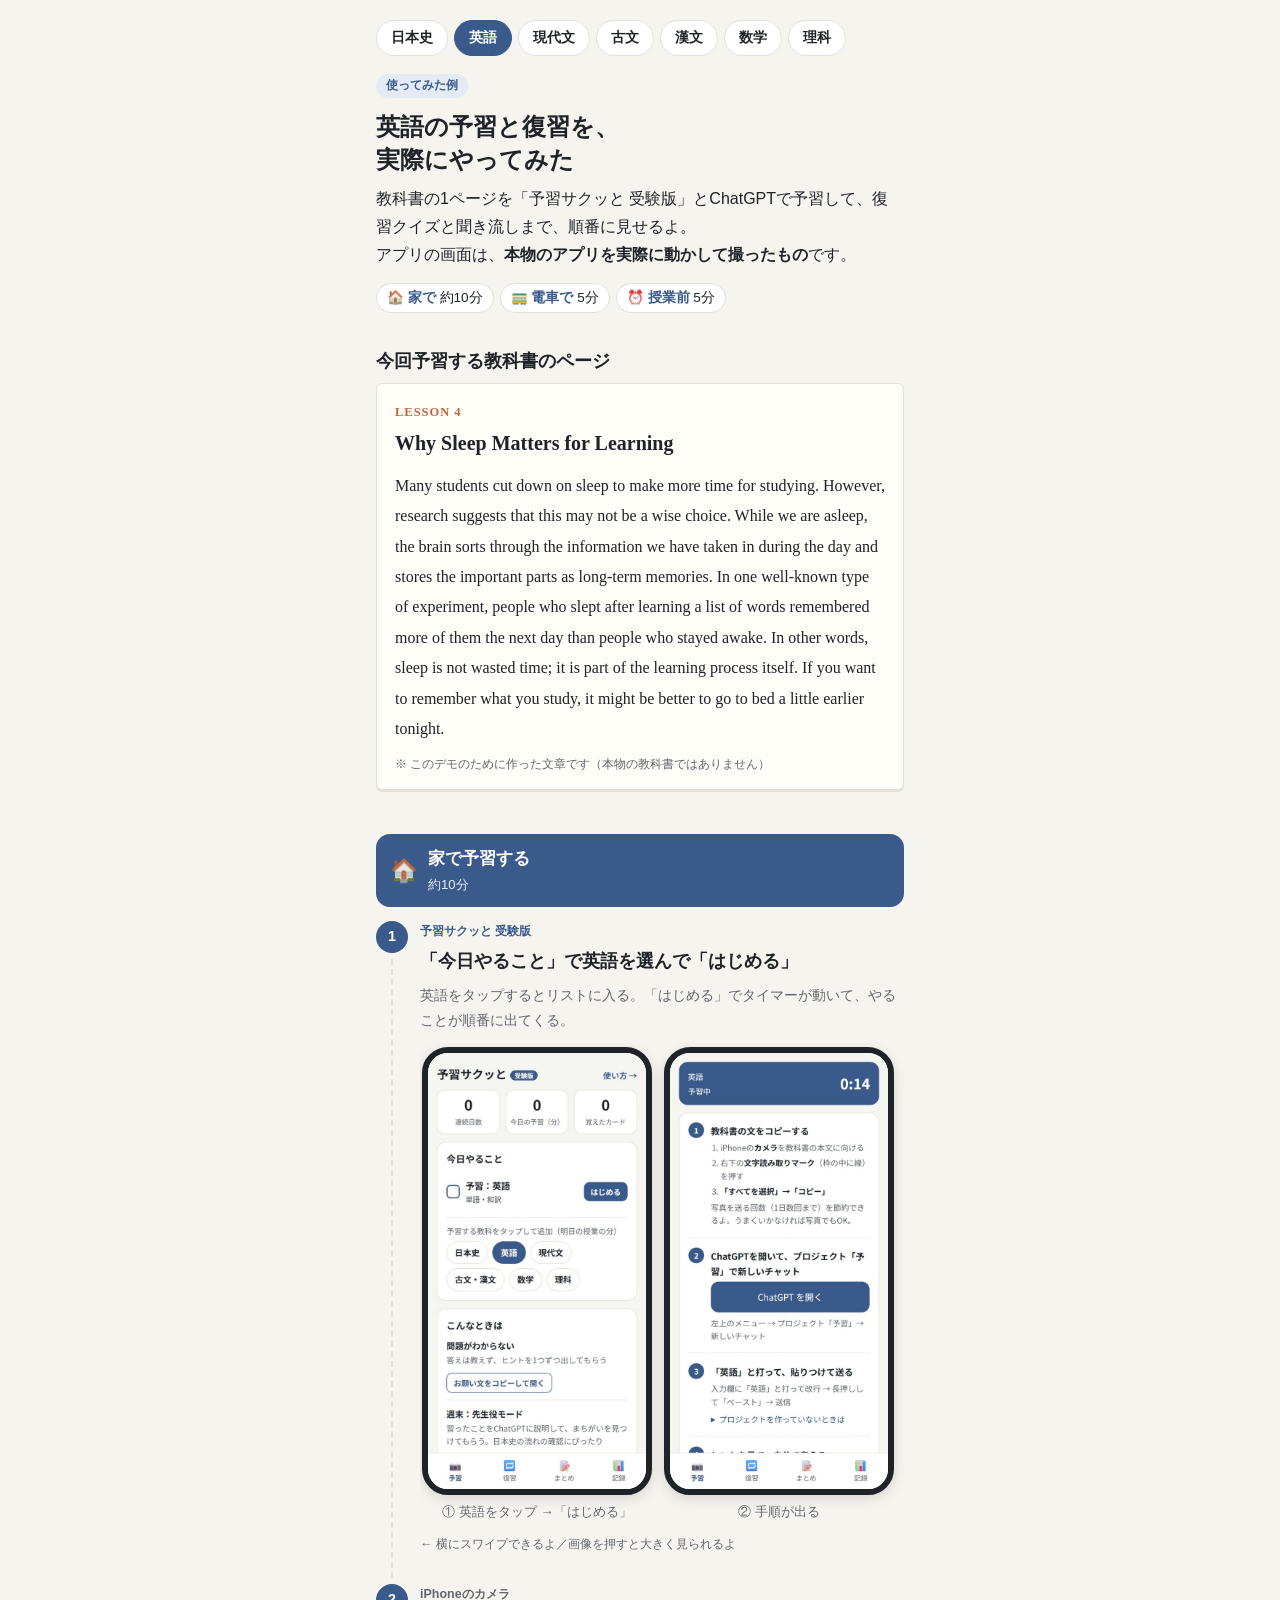
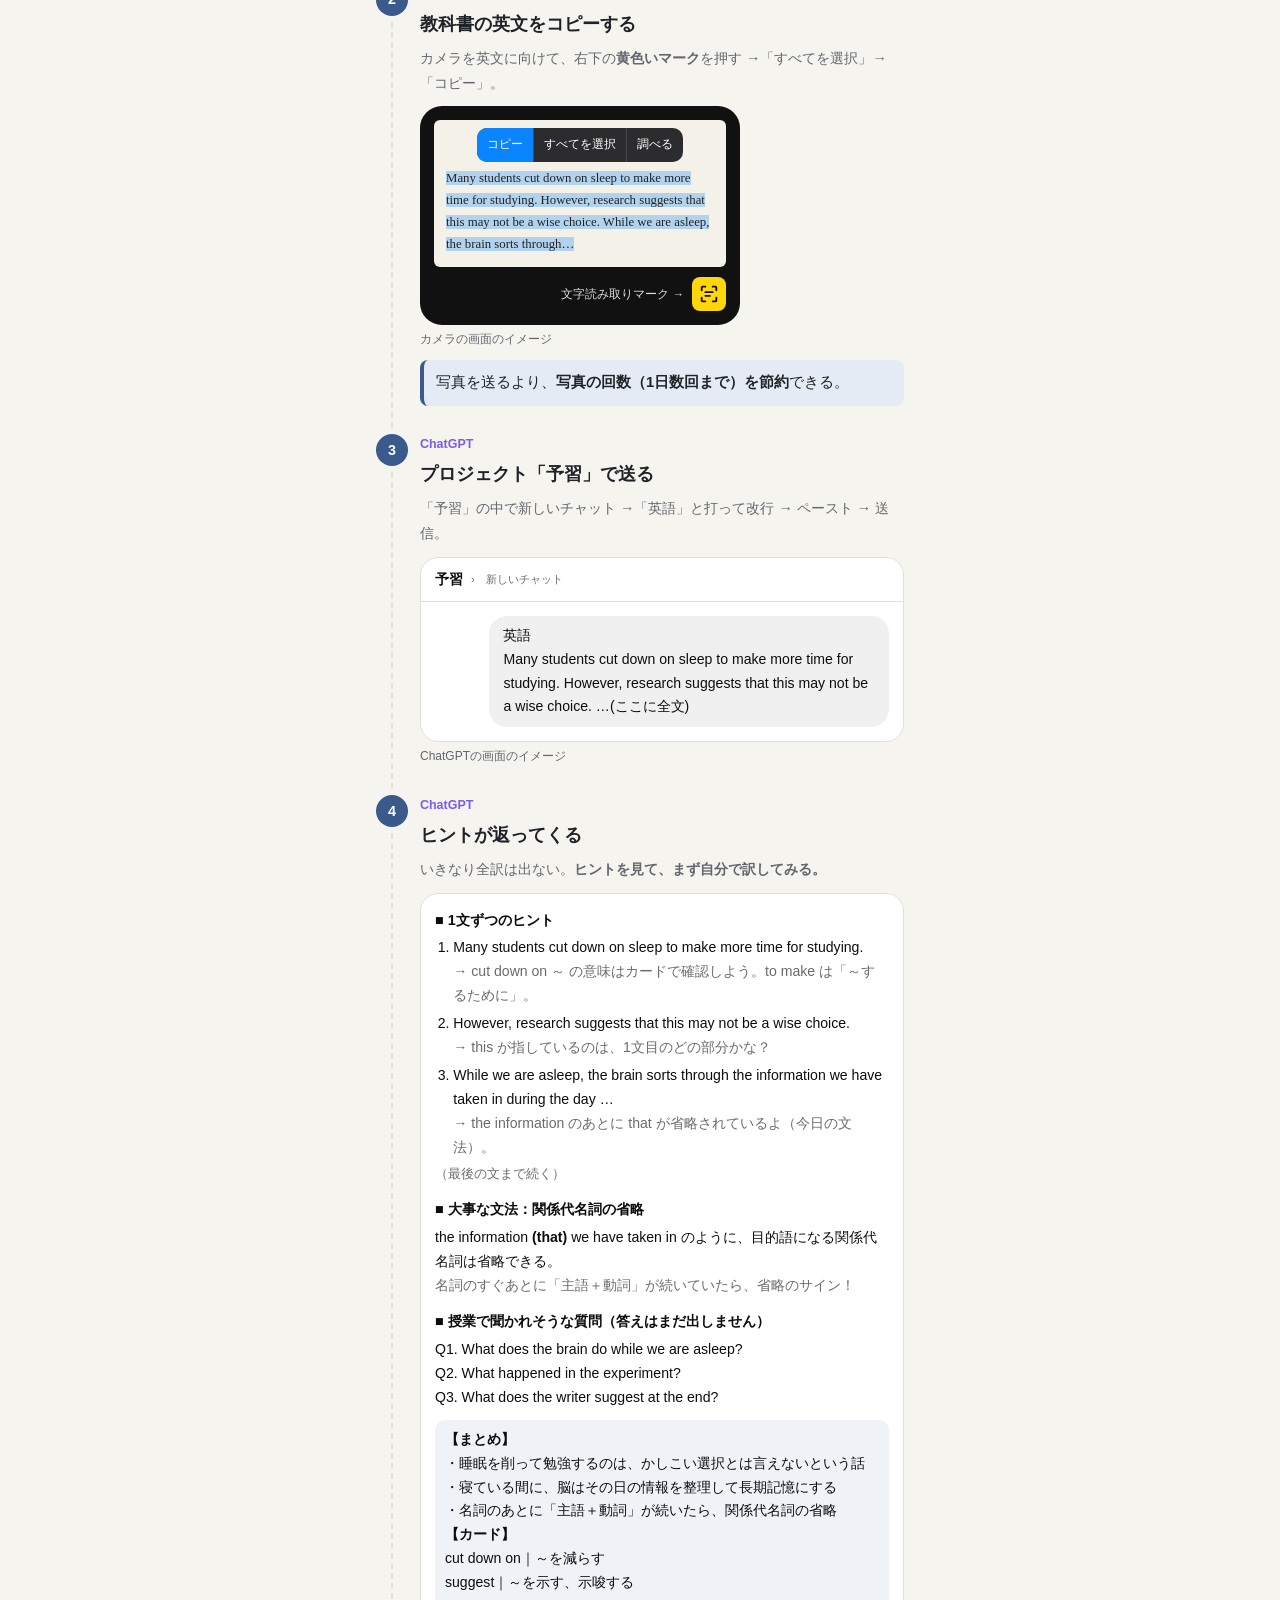
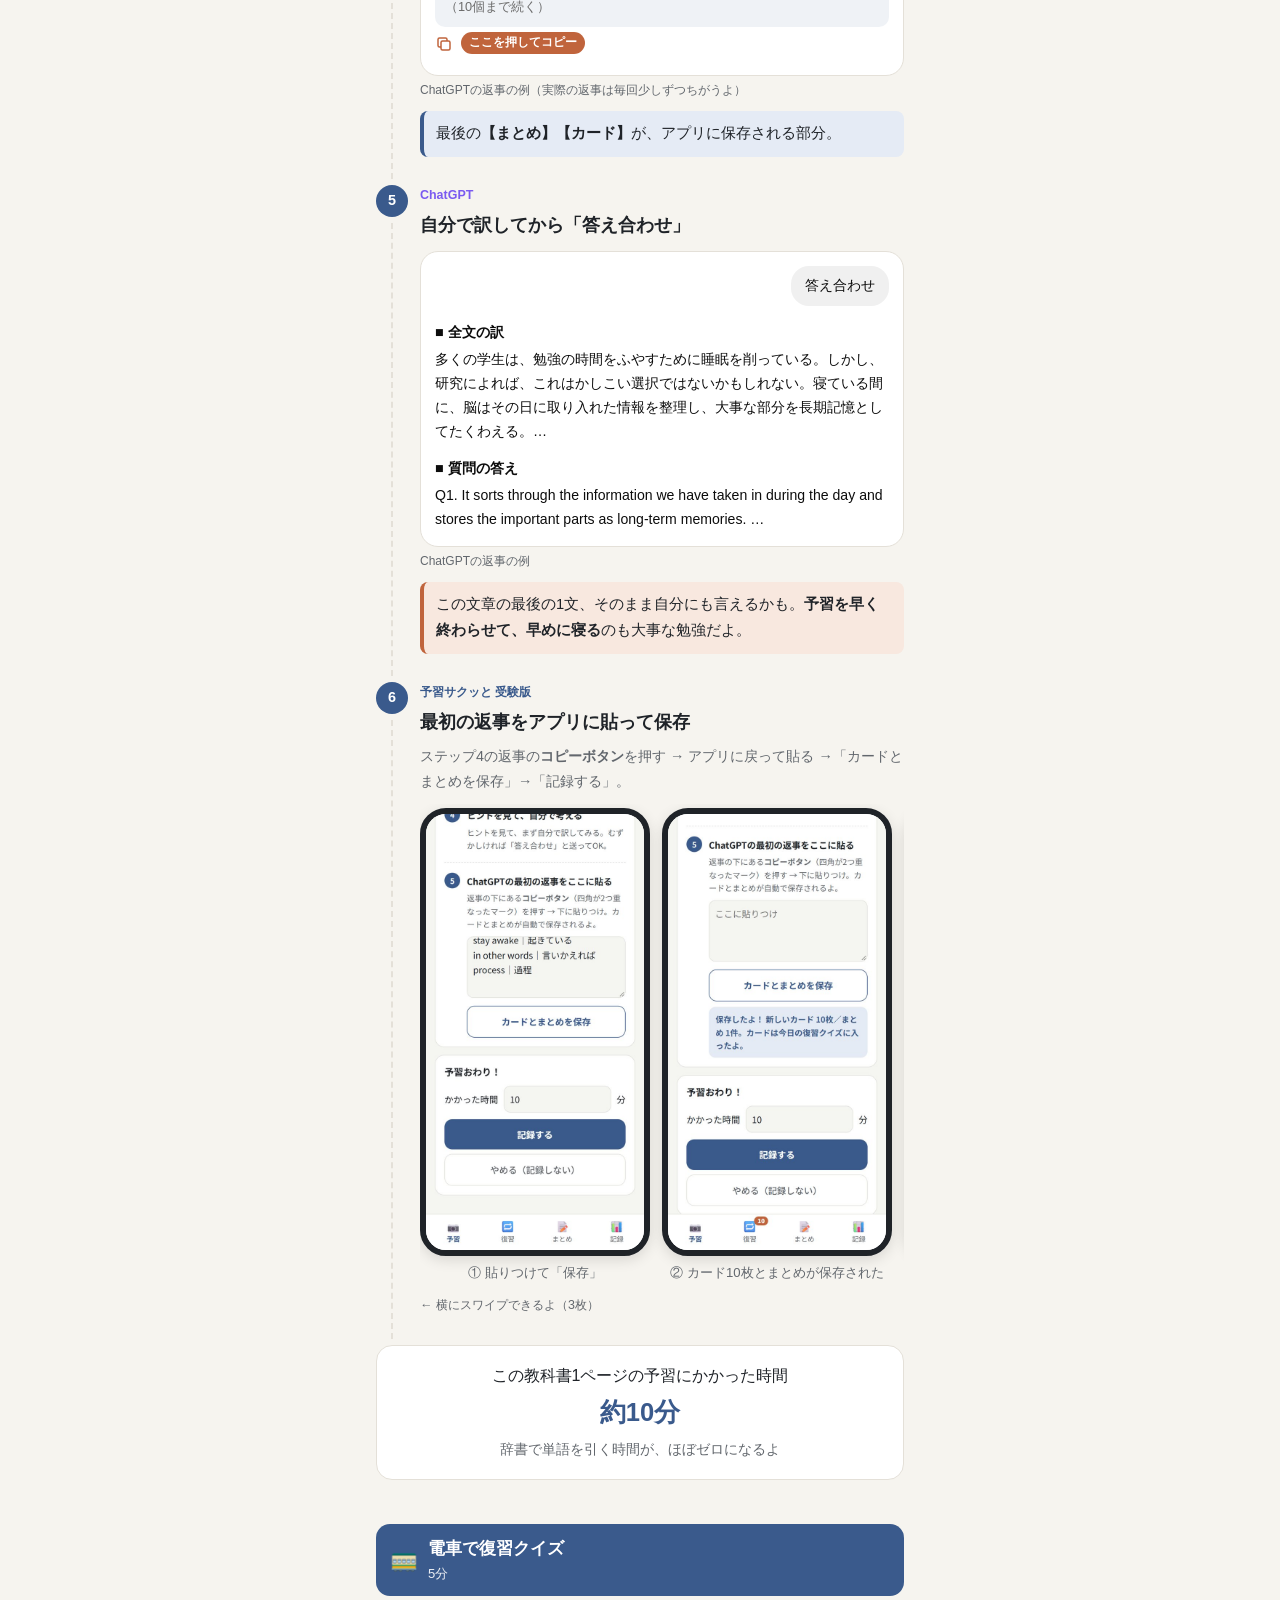
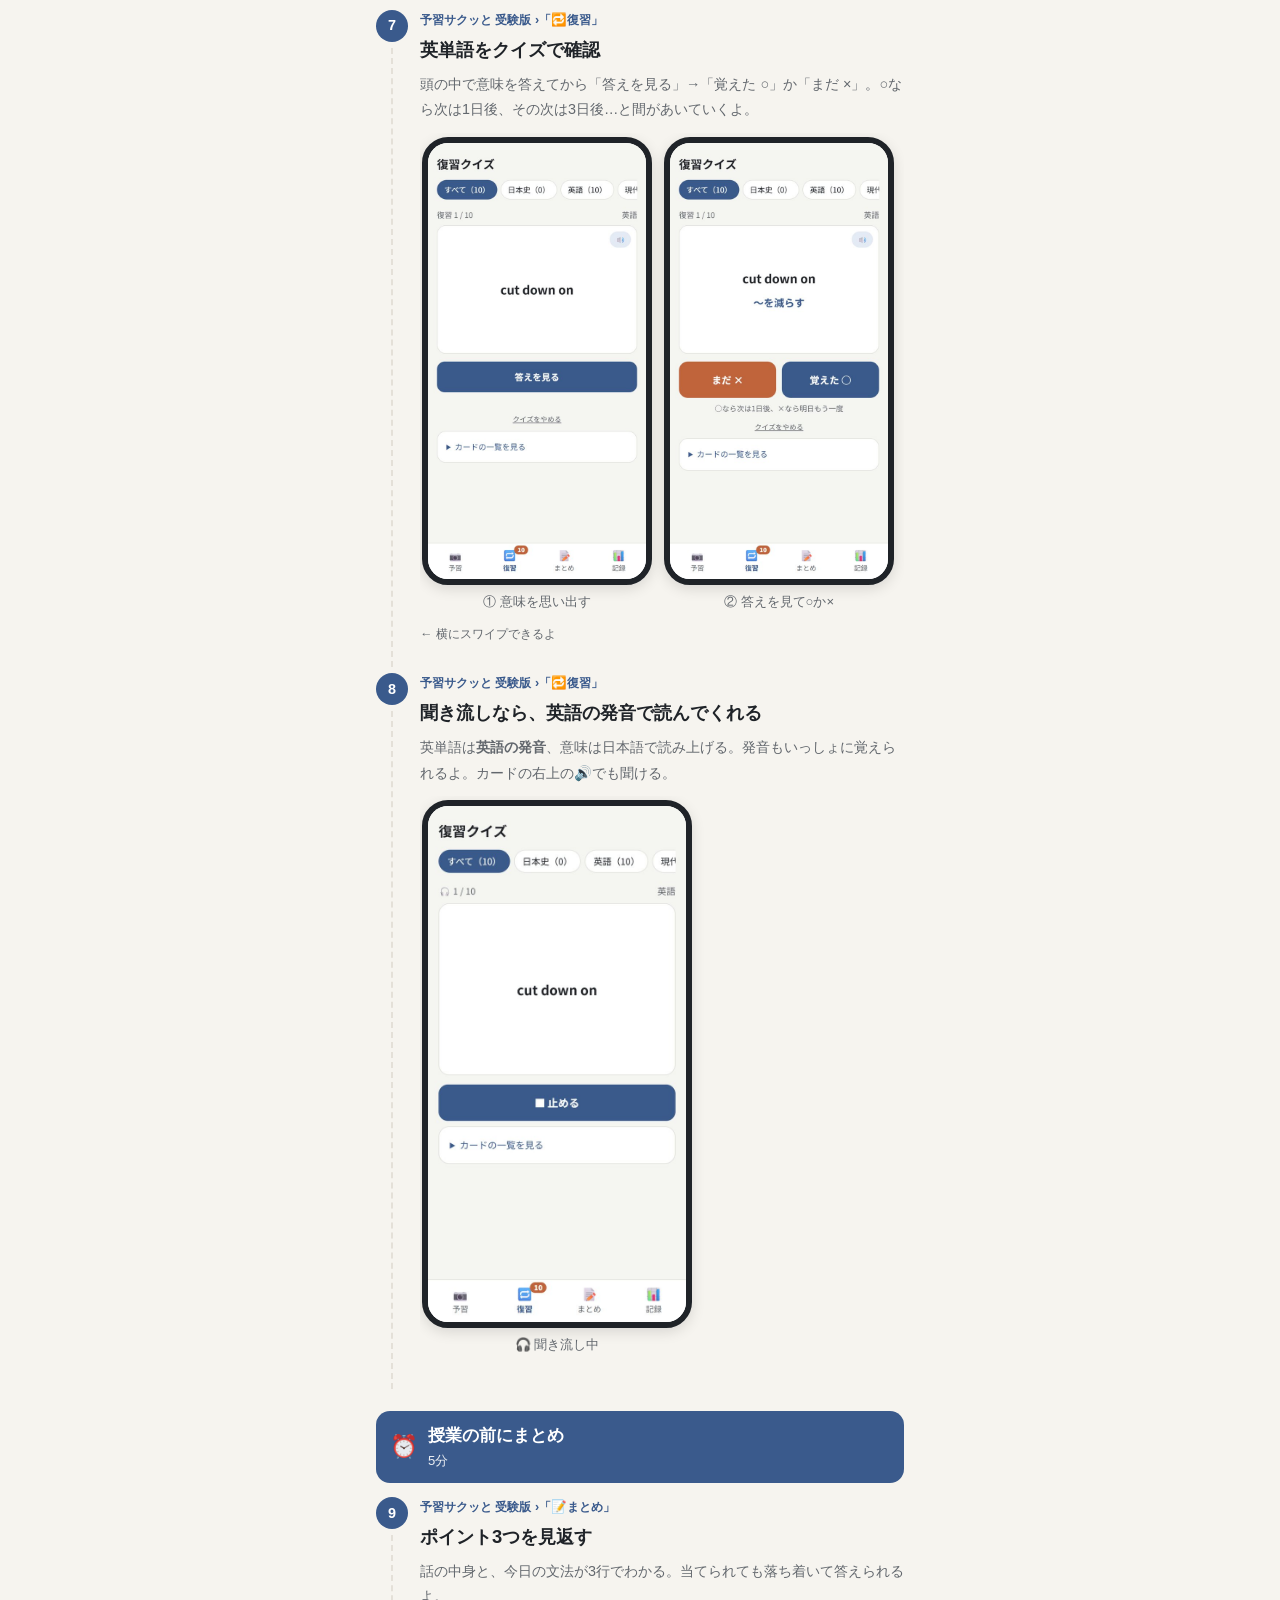
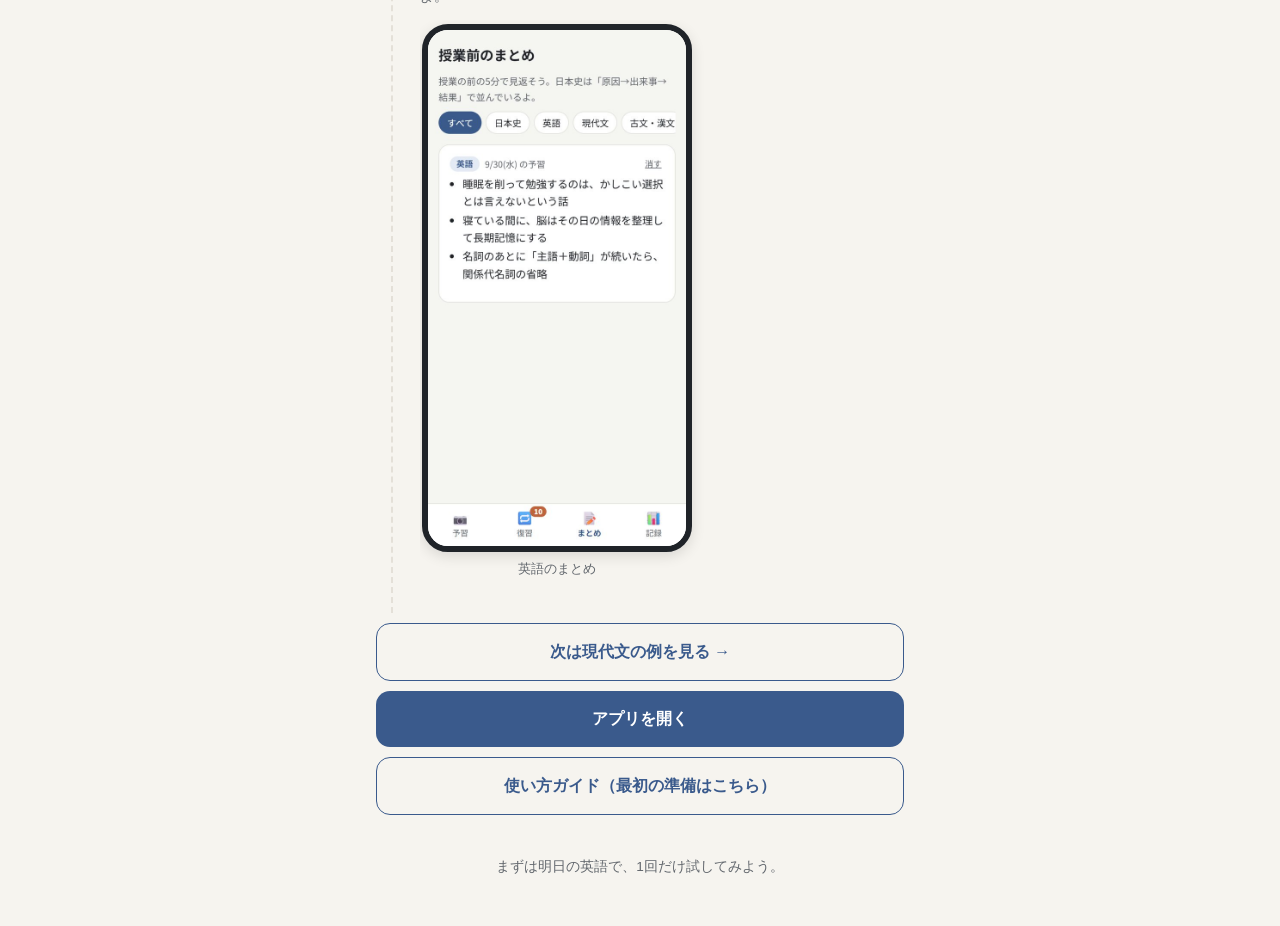
<file: demo-en.html>
<!DOCTYPE html>
<html lang="ja">
<head>
<meta charset="UTF-8">
<meta name="viewport" content="width=device-width, initial-scale=1, viewport-fit=cover">
<meta name="robots" content="noindex">
<meta name="theme-color" content="#3a5a8c">
<title>予習サクッと 受験版 使ってみた例（英語）</title>
<meta name="description" content="英語の教科書1ページを、予習サクッと 受験版とChatGPTで予習し、復習クイズ・聞き流しまでやってみた実例">
<link rel="icon" href="favicon.png">
<link rel="apple-touch-icon" href="apple-touch-icon.png">
<link rel="stylesheet" href="demo/demo.css?v=2">
</head>
<body>
<div class="wrap">

  <nav class="subj-nav" aria-label="教科">
    <a href="demo.html">日本史</a>
    <a href="demo-en.html" class="on">英語</a>
    <a href="demo-ge.html">現代文</a>
    <a href="demo-ko.html">古文</a>
    <a href="demo-kan.html">漢文</a>
    <a href="demo-ma.html">数学</a>
    <a href="demo-sc.html">理科</a>
  </nav>
  <span class="tag">使ってみた例</span>
  <h1>英語の予習と復習を、<br>実際にやってみた</h1>
  <p>教科書の1ページを「予習サクッと 受験版」とChatGPTで予習して、復習クイズと聞き流しまで、順番に見せるよ。<br>アプリの画面は、<b>本物のアプリを実際に動かして撮ったもの</b>です。</p>
  <div class="flow">
    <span>🏠 <b>家で</b> 約10分</span>
    <span>🚃 <b>電車で</b> 5分</span>
    <span>⏰ <b>授業前</b> 5分</span>
  </div>

  <!-- 教科書 -->
  <h2 style="margin-top:32px">今回予習する教科書のページ</h2>
  <div class="textbook">
    <div class="lesson">LESSON 4</div>
    <h3>Why Sleep Matters for Learning</h3>
    <p>Many students cut down on sleep to make more time for studying. However, research suggests that this may not be a wise choice. While we are asleep, the brain sorts through the information we have taken in during the day and stores the important parts as long-term memories. In one well-known type of experiment, people who slept after learning a list of words remembered more of them the next day than people who stayed awake. In other words, sleep is not wasted time; it is part of the learning process itself. If you want to remember what you study, it might be better to go to bed a little earlier tonight.</p>
    <div class="note">※ このデモのために作った文章です（本物の教科書ではありません）</div>
  </div>

  <!-- ===== 家で ===== -->
  <div class="scene-head"><span class="icon">🏠</span><div><b>家で予習する</b><span>約10分</span></div></div>

  <div class="step" data-no="1">
    <div class="where app">予習サクッと 受験版</div>
    <h2>「今日やること」で英語を選んで「はじめる」</h2>
    <p class="sub" style="margin:0">英語をタップするとリストに入る。「はじめる」でタイマーが動いて、やることが順番に出てくる。</p>
    <div class="shots">
      <figure><div class="phone"><a href="demo/en-01-plan.jpg"><img src="demo/en-01-plan.jpg" alt="今日やることの画面。英語をタップしてリストに追加したところ" width="600" height="1200" loading="lazy"></a></div><figcaption>① 英語をタップ →「はじめる」</figcaption></figure>
      <figure><div class="phone"><a href="demo/en-02-steps.jpg"><img src="demo/en-02-steps.jpg" alt="英語の予習の手順が表示された画面" width="600" height="1200" loading="lazy"></a></div><figcaption>② 手順が出る</figcaption></figure>
    </div>
    <div class="swipe">← 横にスワイプできるよ／画像を押すと大きく見られるよ</div>
  </div>

  <div class="step" data-no="2">
    <div class="where">iPhoneのカメラ</div>
    <h2>教科書の英文をコピーする</h2>
    <p class="sub" style="margin:0">カメラを英文に向けて、右下の<b>黄色いマーク</b>を押す →「すべてを選択」→「コピー」。</p>
    <div class="camera" aria-label="カメラの文字読み取りのイメージ">
      <div class="menu"><span class="hi">コピー</span><span>すべてを選択</span><span>調べる</span></div>
      <div class="view" style="padding-top:48px">
        <mark>Many students cut down on sleep to make more time for studying. However, research suggests that this may not be a wise choice. While we are asleep, the brain sorts through…</mark>
      </div>
      <div class="bottom">
        <small>文字読み取りマーク →</small>
        <div class="livetext" aria-hidden="true">
          <svg width="22" height="22" viewBox="0 0 24 24" fill="none" stroke="#111" stroke-width="2" stroke-linecap="round"><path d="M4 8V5a1 1 0 0 1 1-1h3M16 4h3a1 1 0 0 1 1 1v3M20 16v3a1 1 0 0 1-1 1h-3M8 20H5a1 1 0 0 1-1-1v-3"/><path d="M8 10h8M8 14h5"/></svg>
        </div>
      </div>
    </div>
    <div class="caption-img">カメラの画面のイメージ</div>
    <div class="point">写真を送るより、<b>写真の回数（1日数回まで）を節約</b>できる。</div>
  </div>

  <div class="step" data-no="3">
    <div class="where chat">ChatGPT</div>
    <h2>プロジェクト「予習」で送る</h2>
    <p class="sub" style="margin:0">「予習」の中で新しいチャット →「英語」と打って改行 → ペースト → 送信。</p>
    <div class="gpt">
      <div class="bar">予習 <small>›　新しいチャット</small></div>
      <div class="body">
        <div class="user">英語
Many students cut down on sleep to make more time for studying. However, research suggests that this may not be a wise choice. …(ここに全文)</div>
      </div>
    </div>
    <div class="caption-img">ChatGPTの画面のイメージ</div>
  </div>

  <div class="step" data-no="4">
    <div class="where chat">ChatGPT</div>
    <h2>ヒントが返ってくる</h2>
    <p class="sub" style="margin:0">いきなり全訳は出ない。<b>ヒントを見て、まず自分で訳してみる。</b></p>
    <div class="gpt">
      <div class="body">
        <div class="ai">
          <h4>■ 1文ずつのヒント</h4>
          <ol>
            <li>Many students cut down on sleep to make more time for studying.<br><span class="hint">→ cut down on ～ の意味はカードで確認しよう。to make は「～するために」。</span></li>
            <li>However, research suggests that this may not be a wise choice.<br><span class="hint">→ this が指しているのは、1文目のどの部分かな？</span></li>
            <li>While we are asleep, the brain sorts through the information we have taken in during the day …<br><span class="hint">→ the information のあとに that が省略されているよ（今日の文法）。</span></li>
          </ol>
          <div class="more">（最後の文まで続く）</div>
          <h4>■ 大事な文法：関係代名詞の省略</h4>
          <p style="margin:0">the information <b>(that)</b> we have taken in のように、目的語になる関係代名詞は省略できる。<br><span class="hint">名詞のすぐあとに「主語＋動詞」が続いていたら、省略のサイン！</span></p>
          <h4>■ 授業で聞かれそうな質問（答えはまだ出しません）</h4>
          <p style="margin:0">Q1. What does the brain do while we are asleep?<br>Q2. What happened in the experiment?<br>Q3. What does the writer suggest at the end?</p>
          <div class="fmt">
            <b>【まとめ】</b><br>
            ・睡眠を削って勉強するのは、かしこい選択とは言えないという話<br>
            ・寝ている間に、脳はその日の情報を整理して長期記憶にする<br>
            ・名詞のあとに「主語＋動詞」が続いたら、関係代名詞の省略<br>
            <b>【カード】</b><br>
            cut down on｜～を減らす<br>
            suggest｜～を示す、示唆する<br>
            <span class="more">（10個まで続く）</span>
          </div>
          <div class="tools" aria-label="返事の下のボタン">
            <span class="copy" aria-label="コピー"><svg viewBox="0 0 24 24" fill="none" stroke="currentColor" stroke-width="2"><rect x="8" y="8" width="12" height="12" rx="2"/><path d="M16 8V6a2 2 0 0 0-2-2H6a2 2 0 0 0-2 2v8a2 2 0 0 0 2 2h2"/></svg></span>
          </div>
        </div>
      </div>
    </div>
    <div class="caption-img">ChatGPTの返事の例（実際の返事は毎回少しずつちがうよ）</div>
    <div class="point">最後の<b>【まとめ】【カード】</b>が、アプリに保存される部分。</div>
  </div>

  <div class="step" data-no="5">
    <div class="where chat">ChatGPT</div>
    <h2>自分で訳してから「答え合わせ」</h2>
    <div class="gpt">
      <div class="body">
        <div class="user">答え合わせ</div>
        <div class="ai">
          <h4>■ 全文の訳</h4>
          <p style="margin:0">多くの学生は、勉強の時間をふやすために睡眠を削っている。しかし、研究によれば、これはかしこい選択ではないかもしれない。寝ている間に、脳はその日に取り入れた情報を整理し、大事な部分を長期記憶としてたくわえる。…</p>
          <h4>■ 質問の答え</h4>
          <p style="margin:0">Q1. It sorts through the information we have taken in during the day and stores the important parts as long-term memories. …</p>
        </div>
      </div>
    </div>
    <div class="caption-img">ChatGPTの返事の例</div>
    <div class="point warm">この文章の最後の1文、そのまま自分にも言えるかも。<b>予習を早く終わらせて、早めに寝る</b>のも大事な勉強だよ。</div>
  </div>

  <div class="step" data-no="6">
    <div class="where app">予習サクッと 受験版</div>
    <h2>最初の返事をアプリに貼って保存</h2>
    <p class="sub" style="margin:0">ステップ4の返事の<b>コピーボタン</b>を押す → アプリに戻って貼る →「カードとまとめを保存」→「記録する」。</p>
    <div class="shots">
      <figure><div class="phone"><a href="demo/en-03-paste.jpg"><img src="demo/en-03-paste.jpg" alt="ChatGPTの返事を貼りつけた画面" width="600" height="1200" loading="lazy"></a></div><figcaption>① 貼りつけて「保存」</figcaption></figure>
      <figure><div class="phone"><a href="demo/en-04-saved.jpg"><img src="demo/en-04-saved.jpg" alt="新しいカード10枚、まとめ1件を保存したと表示されている" width="600" height="1200" loading="lazy"></a></div><figcaption>② カード10枚とまとめが保存された</figcaption></figure>
      <figure><div class="phone"><a href="demo/en-05-done.jpg"><img src="demo/en-05-done.jpg" alt="今日やることの英語に✓がつき、復習クイズ10枚が表示されている" width="600" height="1200" loading="lazy"></a></div><figcaption>③「記録する」で ✓</figcaption></figure>
    </div>
    <div class="swipe">← 横にスワイプできるよ（3枚）</div>
  </div>

  <div class="total">この教科書1ページの予習にかかった時間<br><b>約10分</b><br><span class="sub">辞書で単語を引く時間が、ほぼゼロになるよ</span></div>

  <!-- ===== 電車で ===== -->
  <div class="scene-head"><span class="icon">🚃</span><div><b>電車で復習クイズ</b><span>5分</span></div></div>

  <div class="step" data-no="7">
    <div class="where app">予習サクッと 受験版 ›「🔁復習」</div>
    <h2>英単語をクイズで確認</h2>
    <p class="sub" style="margin:0">頭の中で意味を答えてから「答えを見る」→「覚えた ○」か「まだ ×」。○なら次は1日後、その次は3日後…と間があいていくよ。</p>
    <div class="shots">
      <figure><div class="phone"><a href="demo/en-07-quiz-q.jpg"><img src="demo/en-07-quiz-q.jpg" alt="クイズの問題。cut down on と表示されている" width="600" height="1200" loading="lazy"></a></div><figcaption>① 意味を思い出す</figcaption></figure>
      <figure><div class="phone"><a href="demo/en-08-quiz-a.jpg"><img src="demo/en-08-quiz-a.jpg" alt="クイズの答え。〜を減らす と表示されている" width="600" height="1200" loading="lazy"></a></div><figcaption>② 答えを見て○か×</figcaption></figure>
    </div>
    <div class="swipe">← 横にスワイプできるよ</div>
  </div>

  <div class="step" data-no="8">
    <div class="where app">予習サクッと 受験版 ›「🔁復習」</div>
    <h2>聞き流しなら、英語の発音で読んでくれる</h2>
    <p class="sub" style="margin:0">英単語は<b>英語の発音</b>、意味は日本語で読み上げる。発音もいっしょに覚えられるよ。カードの右上の🔊でも聞ける。</p>
    <div class="shots one">
      <figure><div class="phone"><a href="demo/en-10-listen.jpg"><img src="demo/en-10-listen.jpg" alt="聞き流しの画面。cut down on が表示され、止めるボタンがある" width="600" height="1200" loading="lazy"></a></div><figcaption>🎧 聞き流し中</figcaption></figure>
    </div>
  </div>

  <!-- ===== 授業前 ===== -->
  <div class="scene-head"><span class="icon">⏰</span><div><b>授業の前にまとめ</b><span>5分</span></div></div>
  <div class="step" data-no="9">
    <div class="where app">予習サクッと 受験版 ›「📝まとめ」</div>
    <h2>ポイント3つを見返す</h2>
    <p class="sub" style="margin:0">話の中身と、今日の文法が3行でわかる。当てられても落ち着いて答えられるよ。</p>
    <div class="shots one">
      <figure><div class="phone"><a href="demo/en-11-notes.jpg"><img src="demo/en-11-notes.jpg" alt="授業前のまとめ画面。英語のポイントが3つ並んでいる" width="600" height="1200" loading="lazy"></a></div><figcaption>英語のまとめ</figcaption></figure>
    </div>
  </div>

  <div style="display:grid;gap:10px;margin-top:32px">
    <a class="btn ghost" href="demo-ge.html">次は現代文の例を見る →</a>
    <a class="btn" href="./">アプリを開く</a>
    <a class="btn ghost" href="guide.html#junbi">使い方ガイド（最初の準備はこちら）</a>
  </div>
  <footer>まずは明日の英語で、1回だけ試してみよう。</footer>
</div>
</body>
</html>
</file>
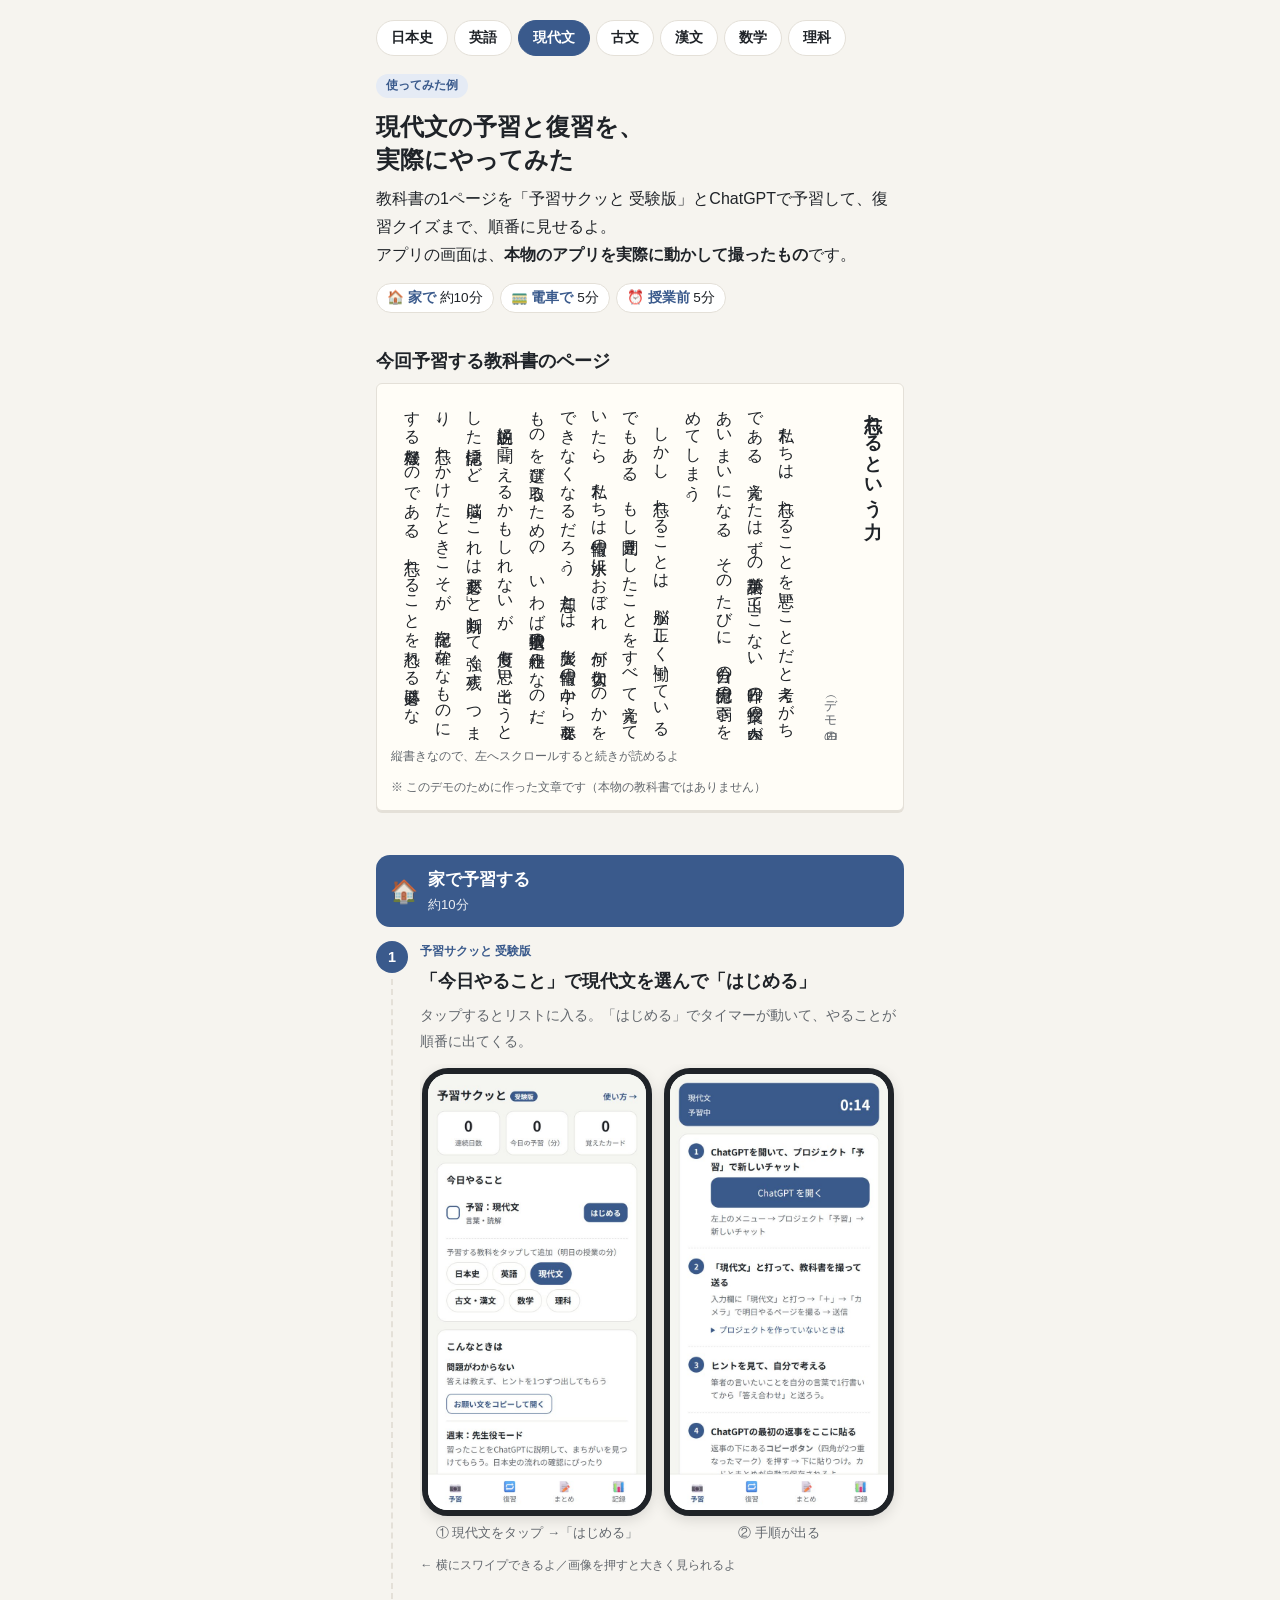
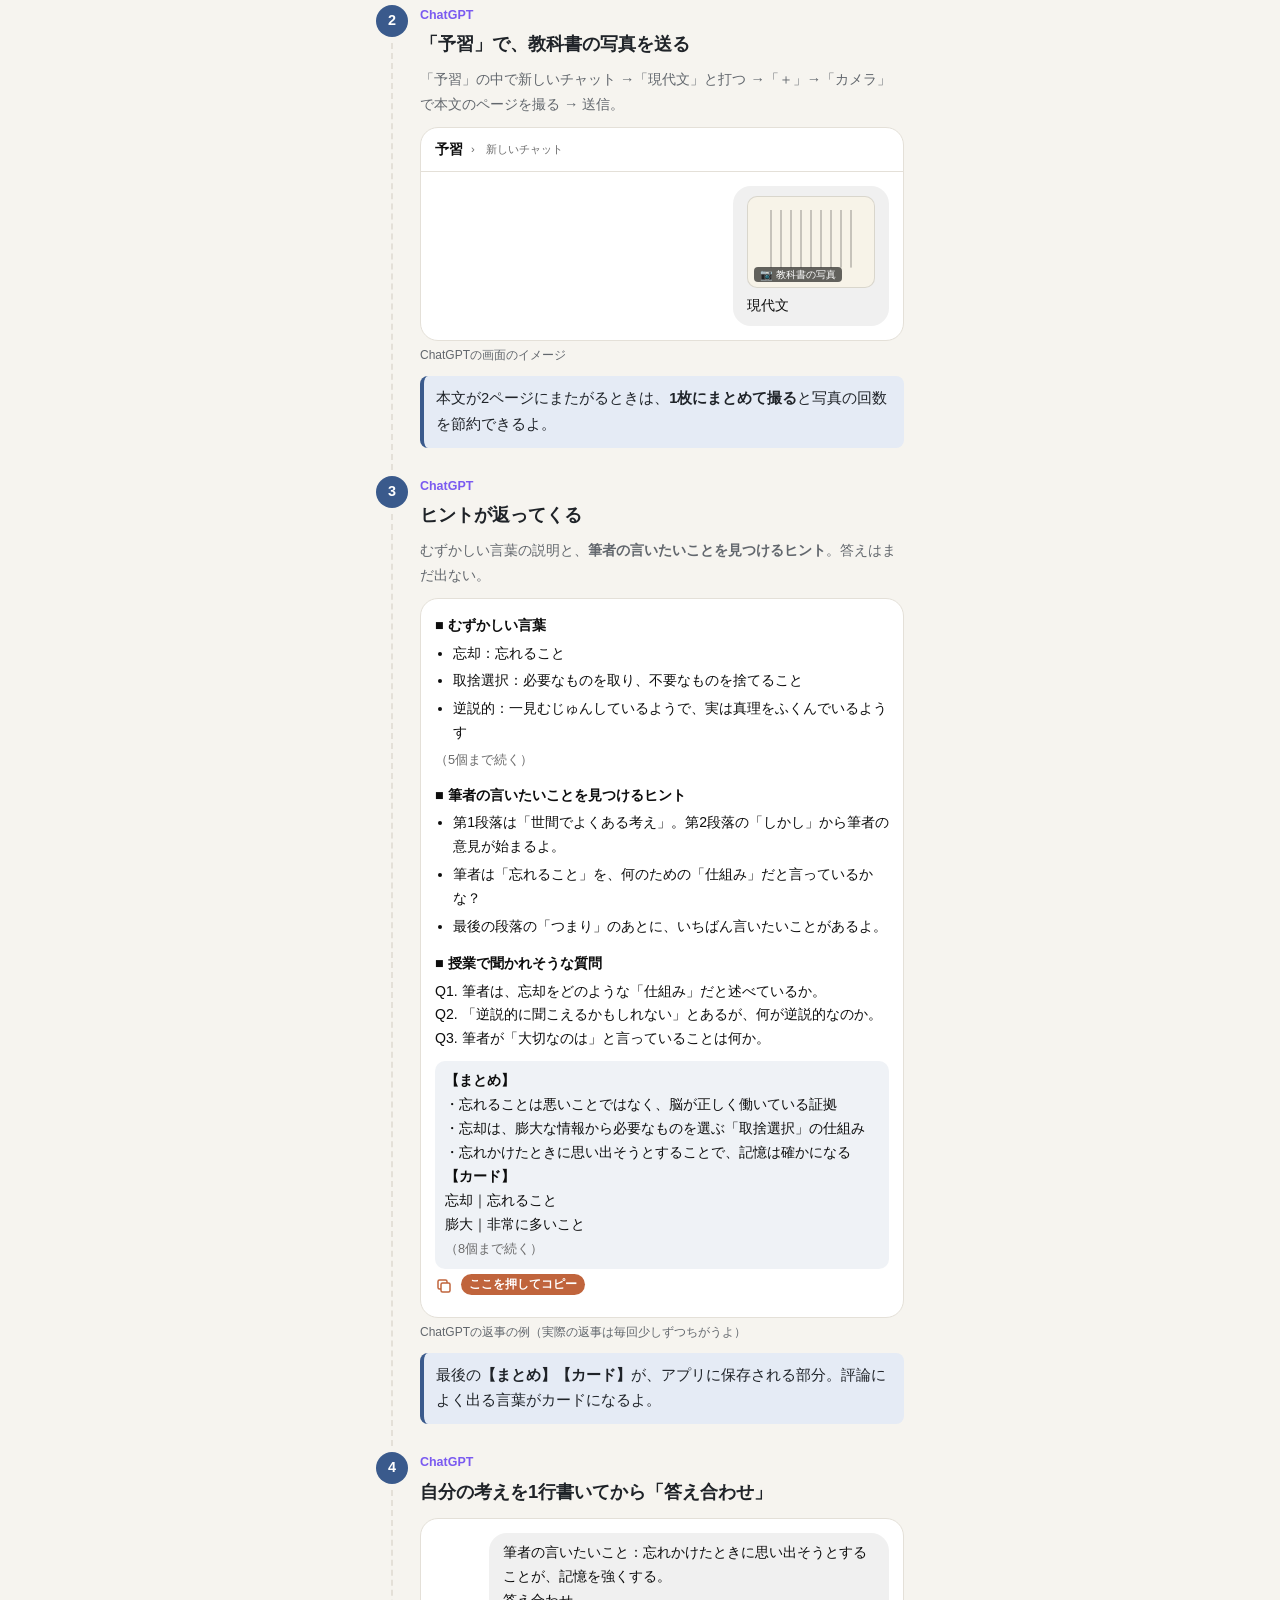
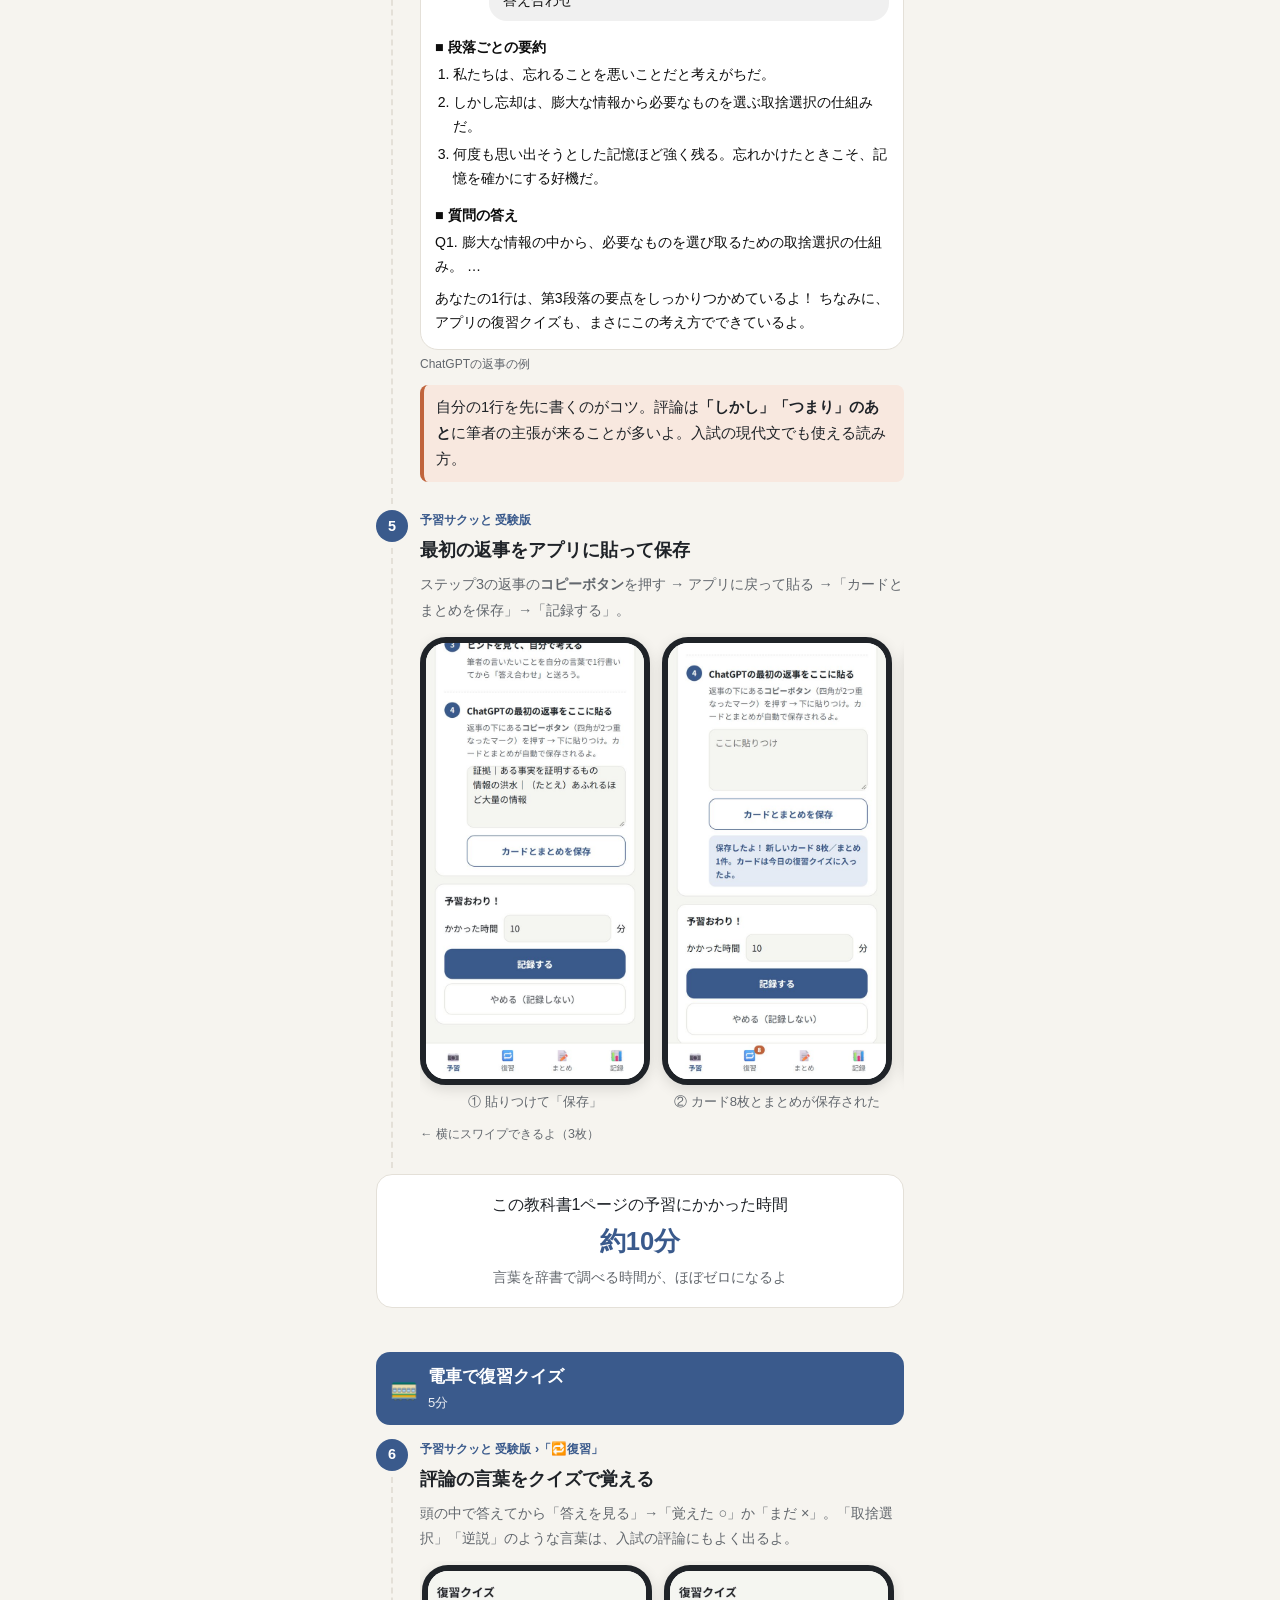
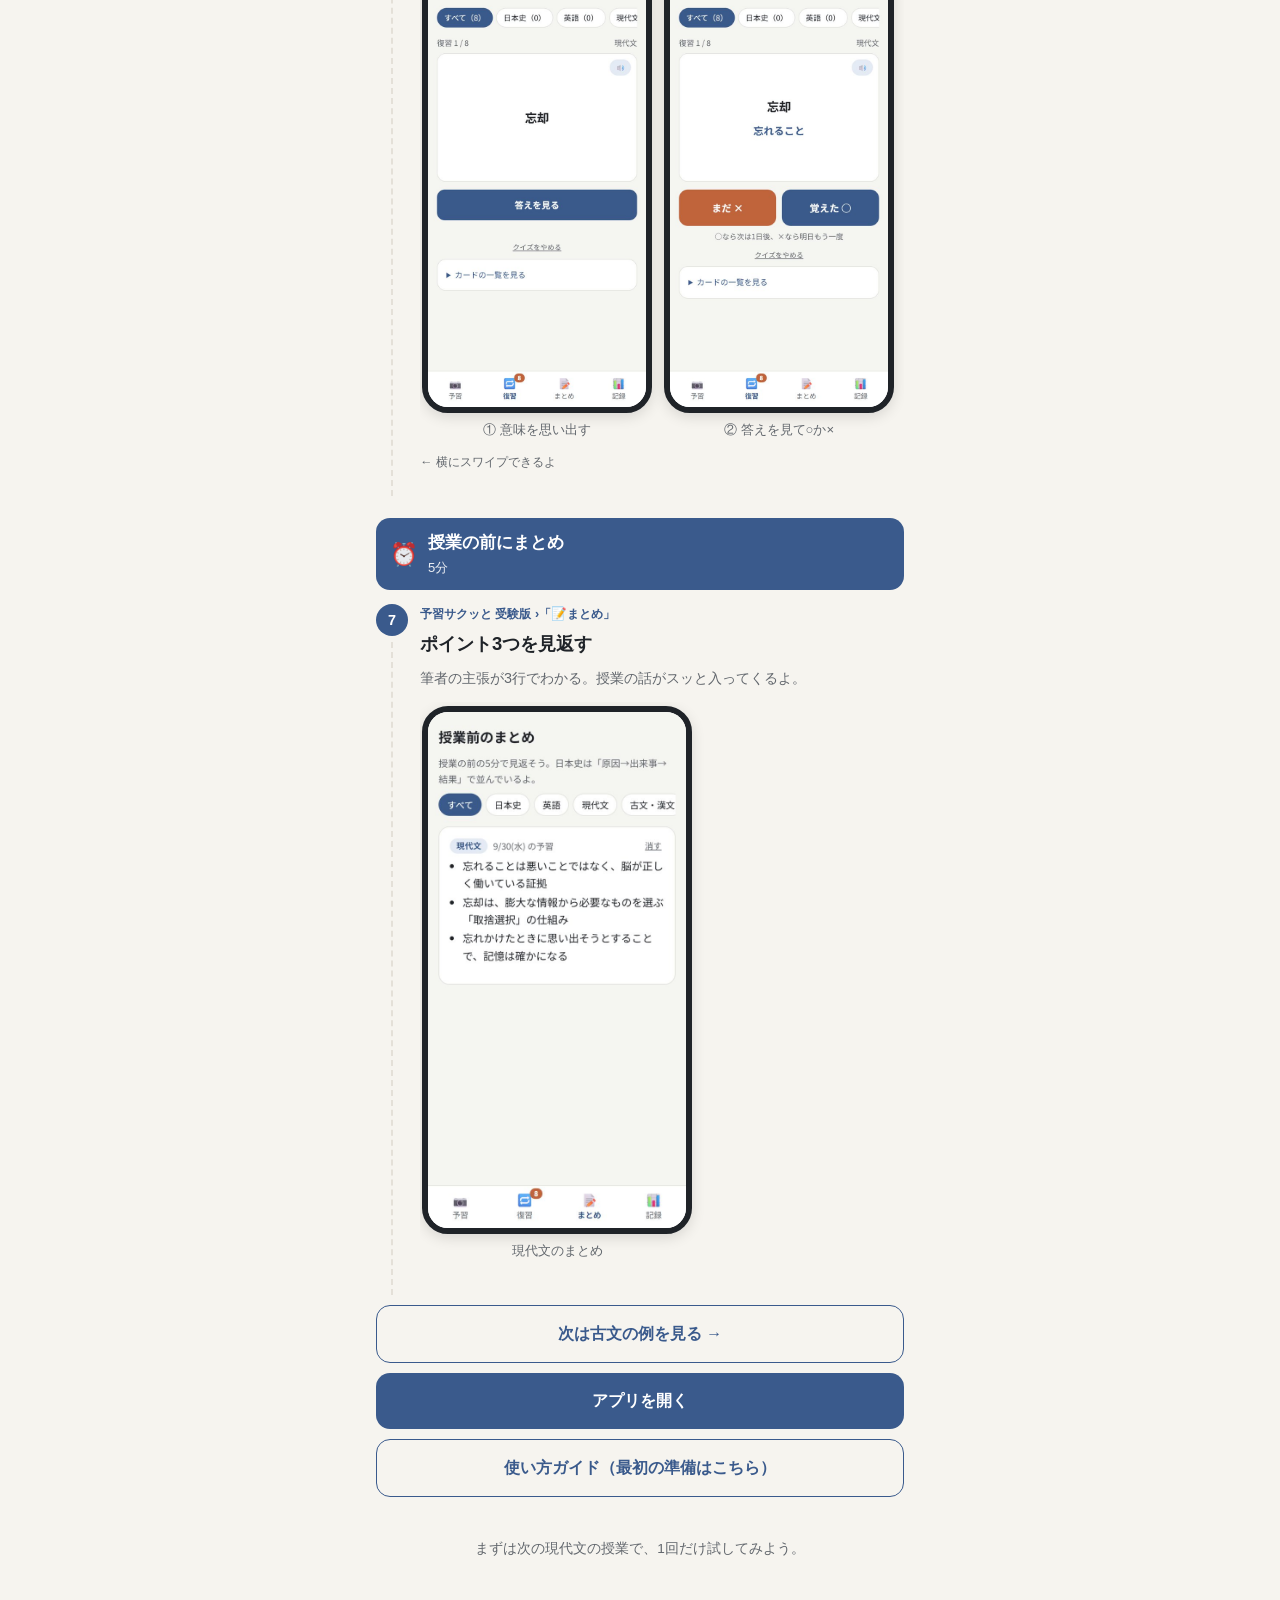
<file: demo-ge.html>
<!DOCTYPE html>
<html lang="ja">
<head>
<meta charset="UTF-8">
<meta name="viewport" content="width=device-width, initial-scale=1, viewport-fit=cover">
<meta name="robots" content="noindex">
<meta name="theme-color" content="#3a5a8c">
<title>予習サクッと 受験版 使ってみた例（現代文）</title>
<meta name="description" content="現代文（評論）の教科書1ページを、予習サクッと 受験版とChatGPTで予習し、復習クイズまでやってみた実例">
<link rel="icon" href="favicon.png">
<link rel="apple-touch-icon" href="apple-touch-icon.png">
<link rel="stylesheet" href="demo/demo.css?v=2">
</head>
<body>
<div class="wrap">

  <nav class="subj-nav" aria-label="教科">
    <a href="demo.html">日本史</a>
    <a href="demo-en.html">英語</a>
    <a href="demo-ge.html" class="on">現代文</a>
    <a href="demo-ko.html">古文</a>
    <a href="demo-kan.html">漢文</a>
    <a href="demo-ma.html">数学</a>
    <a href="demo-sc.html">理科</a>
  </nav>
  <span class="tag">使ってみた例</span>
  <h1>現代文の予習と復習を、<br>実際にやってみた</h1>
  <p>教科書の1ページを「予習サクッと 受験版」とChatGPTで予習して、復習クイズまで、順番に見せるよ。<br>アプリの画面は、<b>本物のアプリを実際に動かして撮ったもの</b>です。</p>
  <div class="flow">
    <span>🏠 <b>家で</b> 約10分</span>
    <span>🚃 <b>電車で</b> 5分</span>
    <span>⏰ <b>授業前</b> 5分</span>
  </div>

  <!-- 教科書 -->
  <h2 style="margin-top:32px">今回予習する教科書のページ</h2>
  <div class="textbook tate">
    <div class="tate-body" tabindex="0" aria-label="縦書きの本文">
      <h3>忘れるという力</h3>
      <div class="by">（デモ用の文章）</div>
      <p>私たちは、忘れることを悪いことだと考えがちである。覚えたはずの英単語が出てこない、昨日の授業の内容があいまいになる。そのたびに、自分の記憶力の弱さを責めてしまう。</p>
      <p>しかし、忘れることは、脳が正しく働いている証拠でもある。もし見聞きしたことをすべて覚えていたら、私たちは情報の洪水におぼれ、何が大切なのかを判断できなくなるだろう。忘却とは、膨大な情報の中から必要なものを選び取るための、いわば取捨選択の仕組みなのだ。</p>
      <p>逆説的に聞こえるかもしれないが、何度も思い出そうとした記憶ほど、脳は「これは必要だ」と判断して強く残す。つまり、忘れかけたときこそが、記憶を確かなものにする好機なのである。忘れることを恐れる必要はない。大切なのは、忘れかけたものを、もう一度思い出そうとすることである。</p>
    </div>
    <div class="scroll-hint">縦書きなので、左へスクロールすると続きが読めるよ</div>
    <div class="note">※ このデモのために作った文章です（本物の教科書ではありません）</div>
  </div>

  <!-- ===== 家で ===== -->
  <div class="scene-head"><span class="icon">🏠</span><div><b>家で予習する</b><span>約10分</span></div></div>

  <div class="step" data-no="1">
    <div class="where app">予習サクッと 受験版</div>
    <h2>「今日やること」で現代文を選んで「はじめる」</h2>
    <p class="sub" style="margin:0">タップするとリストに入る。「はじめる」でタイマーが動いて、やることが順番に出てくる。</p>
    <div class="shots">
      <figure><div class="phone"><a href="demo/ge-01-plan.jpg"><img src="demo/ge-01-plan.jpg" alt="今日やることの画面。現代文をタップしてリストに追加したところ" width="600" height="1200" loading="lazy"></a></div><figcaption>① 現代文をタップ →「はじめる」</figcaption></figure>
      <figure><div class="phone"><a href="demo/ge-02-steps.jpg"><img src="demo/ge-02-steps.jpg" alt="現代文の予習の手順が表示された画面" width="600" height="1200" loading="lazy"></a></div><figcaption>② 手順が出る</figcaption></figure>
    </div>
    <div class="swipe">← 横にスワイプできるよ／画像を押すと大きく見られるよ</div>
  </div>

  <div class="step" data-no="2">
    <div class="where chat">ChatGPT</div>
    <h2>「予習」で、教科書の写真を送る</h2>
    <p class="sub" style="margin:0">「予習」の中で新しいチャット →「現代文」と打つ →「＋」→「カメラ」で本文のページを撮る → 送信。</p>
    <div class="gpt">
      <div class="bar">予習 <small>›　新しいチャット</small></div>
      <div class="body">
        <div class="user"><span class="photo-thumb tate"><span>📷 教科書の写真</span></span>現代文</div>
      </div>
    </div>
    <div class="caption-img">ChatGPTの画面のイメージ</div>
    <div class="point">本文が2ページにまたがるときは、<b>1枚にまとめて撮る</b>と写真の回数を節約できるよ。</div>
  </div>

  <div class="step" data-no="3">
    <div class="where chat">ChatGPT</div>
    <h2>ヒントが返ってくる</h2>
    <p class="sub" style="margin:0">むずかしい言葉の説明と、<b>筆者の言いたいことを見つけるヒント</b>。答えはまだ出ない。</p>
    <div class="gpt">
      <div class="body">
        <div class="ai">
          <h4>■ むずかしい言葉</h4>
          <ul>
            <li>忘却：忘れること</li>
            <li>取捨選択：必要なものを取り、不要なものを捨てること</li>
            <li>逆説的：一見むじゅんしているようで、実は真理をふくんでいるようす</li>
          </ul>
          <div class="more">（5個まで続く）</div>
          <h4>■ 筆者の言いたいことを見つけるヒント</h4>
          <ul>
            <li>第1段落は「世間でよくある考え」。第2段落の「しかし」から筆者の意見が始まるよ。</li>
            <li>筆者は「忘れること」を、何のための「仕組み」だと言っているかな？</li>
            <li>最後の段落の「つまり」のあとに、いちばん言いたいことがあるよ。</li>
          </ul>
          <h4>■ 授業で聞かれそうな質問</h4>
          <p style="margin:0">Q1. 筆者は、忘却をどのような「仕組み」だと述べているか。<br>Q2. 「逆説的に聞こえるかもしれない」とあるが、何が逆説的なのか。<br>Q3. 筆者が「大切なのは」と言っていることは何か。</p>
          <div class="fmt">
            <b>【まとめ】</b><br>
            ・忘れることは悪いことではなく、脳が正しく働いている証拠<br>
            ・忘却は、膨大な情報から必要なものを選ぶ「取捨選択」の仕組み<br>
            ・忘れかけたときに思い出そうとすることで、記憶は確かになる<br>
            <b>【カード】</b><br>
            忘却｜忘れること<br>
            膨大｜非常に多いこと<br>
            <span class="more">（8個まで続く）</span>
          </div>
          <div class="tools" aria-label="返事の下のボタン">
            <span class="copy" aria-label="コピー"><svg viewBox="0 0 24 24" fill="none" stroke="currentColor" stroke-width="2"><rect x="8" y="8" width="12" height="12" rx="2"/><path d="M16 8V6a2 2 0 0 0-2-2H6a2 2 0 0 0-2 2v8a2 2 0 0 0 2 2h2"/></svg></span>
          </div>
        </div>
      </div>
    </div>
    <div class="caption-img">ChatGPTの返事の例（実際の返事は毎回少しずつちがうよ）</div>
    <div class="point">最後の<b>【まとめ】【カード】</b>が、アプリに保存される部分。評論によく出る言葉がカードになるよ。</div>
  </div>

  <div class="step" data-no="4">
    <div class="where chat">ChatGPT</div>
    <h2>自分の考えを1行書いてから「答え合わせ」</h2>
    <div class="gpt">
      <div class="body">
        <div class="user">筆者の言いたいこと：忘れかけたときに思い出そうとすることが、記憶を強くする。
答え合わせ</div>
        <div class="ai">
          <h4>■ 段落ごとの要約</h4>
          <ol>
            <li>私たちは、忘れることを悪いことだと考えがちだ。</li>
            <li>しかし忘却は、膨大な情報から必要なものを選ぶ取捨選択の仕組みだ。</li>
            <li>何度も思い出そうとした記憶ほど強く残る。忘れかけたときこそ、記憶を確かにする好機だ。</li>
          </ol>
          <h4>■ 質問の答え</h4>
          <p style="margin:0">Q1. 膨大な情報の中から、必要なものを選び取るための取捨選択の仕組み。 …</p>
          <p style="margin:8px 0 0">あなたの1行は、第3段落の要点をしっかりつかめているよ！ ちなみに、アプリの復習クイズも、まさにこの考え方でできているよ。</p>
        </div>
      </div>
    </div>
    <div class="caption-img">ChatGPTの返事の例</div>
    <div class="point warm">自分の1行を先に書くのがコツ。評論は<b>「しかし」「つまり」のあと</b>に筆者の主張が来ることが多いよ。入試の現代文でも使える読み方。</div>
  </div>

  <div class="step" data-no="5">
    <div class="where app">予習サクッと 受験版</div>
    <h2>最初の返事をアプリに貼って保存</h2>
    <p class="sub" style="margin:0">ステップ3の返事の<b>コピーボタン</b>を押す → アプリに戻って貼る →「カードとまとめを保存」→「記録する」。</p>
    <div class="shots">
      <figure><div class="phone"><a href="demo/ge-03-paste.jpg"><img src="demo/ge-03-paste.jpg" alt="ChatGPTの返事を貼りつけた画面" width="600" height="1200" loading="lazy"></a></div><figcaption>① 貼りつけて「保存」</figcaption></figure>
      <figure><div class="phone"><a href="demo/ge-04-saved.jpg"><img src="demo/ge-04-saved.jpg" alt="新しいカード8枚、まとめ1件を保存したと表示されている" width="600" height="1200" loading="lazy"></a></div><figcaption>② カード8枚とまとめが保存された</figcaption></figure>
      <figure><div class="phone"><a href="demo/ge-05-done.jpg"><img src="demo/ge-05-done.jpg" alt="今日やることの現代文に✓がつき、復習クイズ8枚が表示されている" width="600" height="1200" loading="lazy"></a></div><figcaption>③「記録する」で ✓</figcaption></figure>
    </div>
    <div class="swipe">← 横にスワイプできるよ（3枚）</div>
  </div>

  <div class="total">この教科書1ページの予習にかかった時間<br><b>約10分</b><br><span class="sub">言葉を辞書で調べる時間が、ほぼゼロになるよ</span></div>

  <!-- ===== 電車で ===== -->
  <div class="scene-head"><span class="icon">🚃</span><div><b>電車で復習クイズ</b><span>5分</span></div></div>
  <div class="step" data-no="6">
    <div class="where app">予習サクッと 受験版 ›「🔁復習」</div>
    <h2>評論の言葉をクイズで覚える</h2>
    <p class="sub" style="margin:0">頭の中で答えてから「答えを見る」→「覚えた ○」か「まだ ×」。「取捨選択」「逆説」のような言葉は、入試の評論にもよく出るよ。</p>
    <div class="shots">
      <figure><div class="phone"><a href="demo/ge-07-quiz-q.jpg"><img src="demo/ge-07-quiz-q.jpg" alt="クイズの問題。忘却 と表示されている" width="600" height="1200" loading="lazy"></a></div><figcaption>① 意味を思い出す</figcaption></figure>
      <figure><div class="phone"><a href="demo/ge-08-quiz-a.jpg"><img src="demo/ge-08-quiz-a.jpg" alt="クイズの答え。忘れること と表示されている" width="600" height="1200" loading="lazy"></a></div><figcaption>② 答えを見て○か×</figcaption></figure>
    </div>
    <div class="swipe">← 横にスワイプできるよ</div>
  </div>

  <!-- ===== 授業前 ===== -->
  <div class="scene-head"><span class="icon">⏰</span><div><b>授業の前にまとめ</b><span>5分</span></div></div>
  <div class="step" data-no="7">
    <div class="where app">予習サクッと 受験版 ›「📝まとめ」</div>
    <h2>ポイント3つを見返す</h2>
    <p class="sub" style="margin:0">筆者の主張が3行でわかる。授業の話がスッと入ってくるよ。</p>
    <div class="shots one">
      <figure><div class="phone"><a href="demo/ge-11-notes.jpg"><img src="demo/ge-11-notes.jpg" alt="授業前のまとめ画面。現代文のポイントが3つ並んでいる" width="600" height="1200" loading="lazy"></a></div><figcaption>現代文のまとめ</figcaption></figure>
    </div>
  </div>

  <div style="display:grid;gap:10px;margin-top:32px">
    <a class="btn ghost" href="demo-ko.html">次は古文の例を見る →</a>
    <a class="btn" href="./">アプリを開く</a>
    <a class="btn ghost" href="guide.html#junbi">使い方ガイド（最初の準備はこちら）</a>
  </div>
  <footer>まずは次の現代文の授業で、1回だけ試してみよう。</footer>
</div>
</body>
</html>
</file>
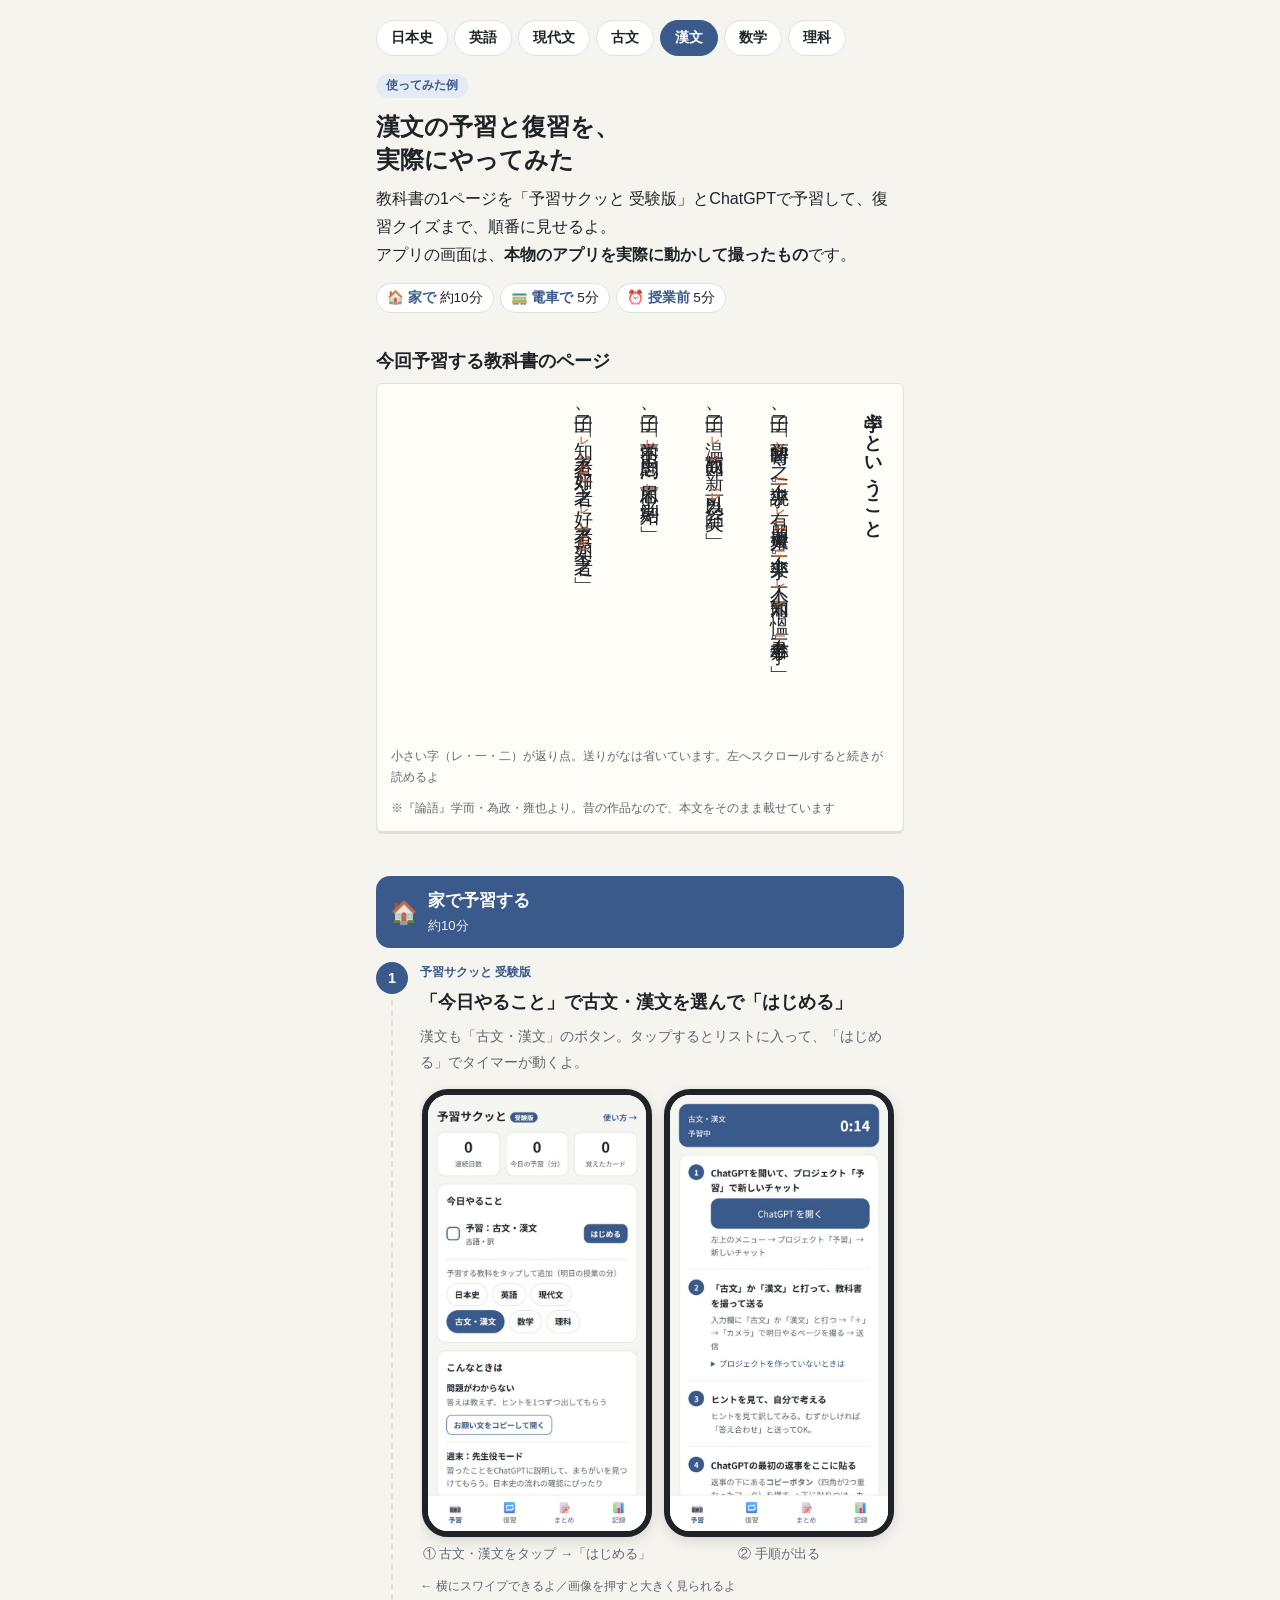
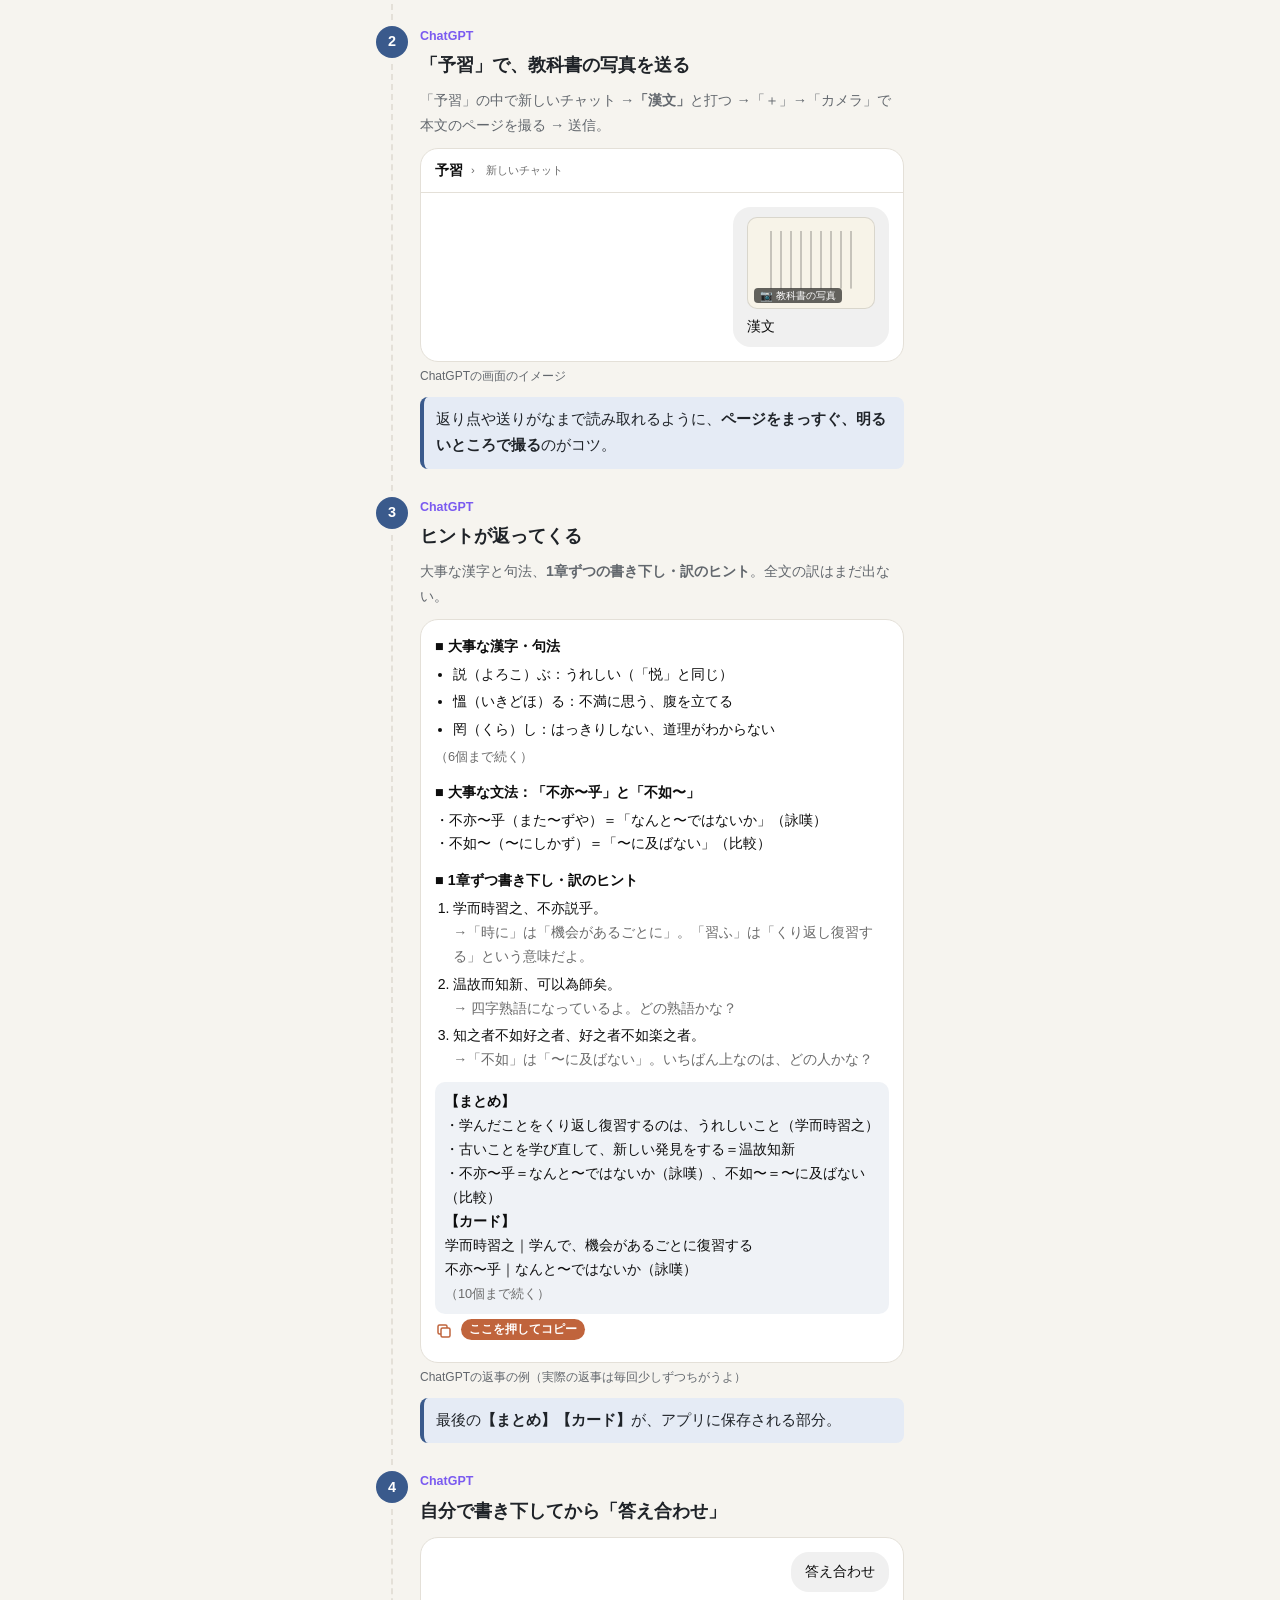
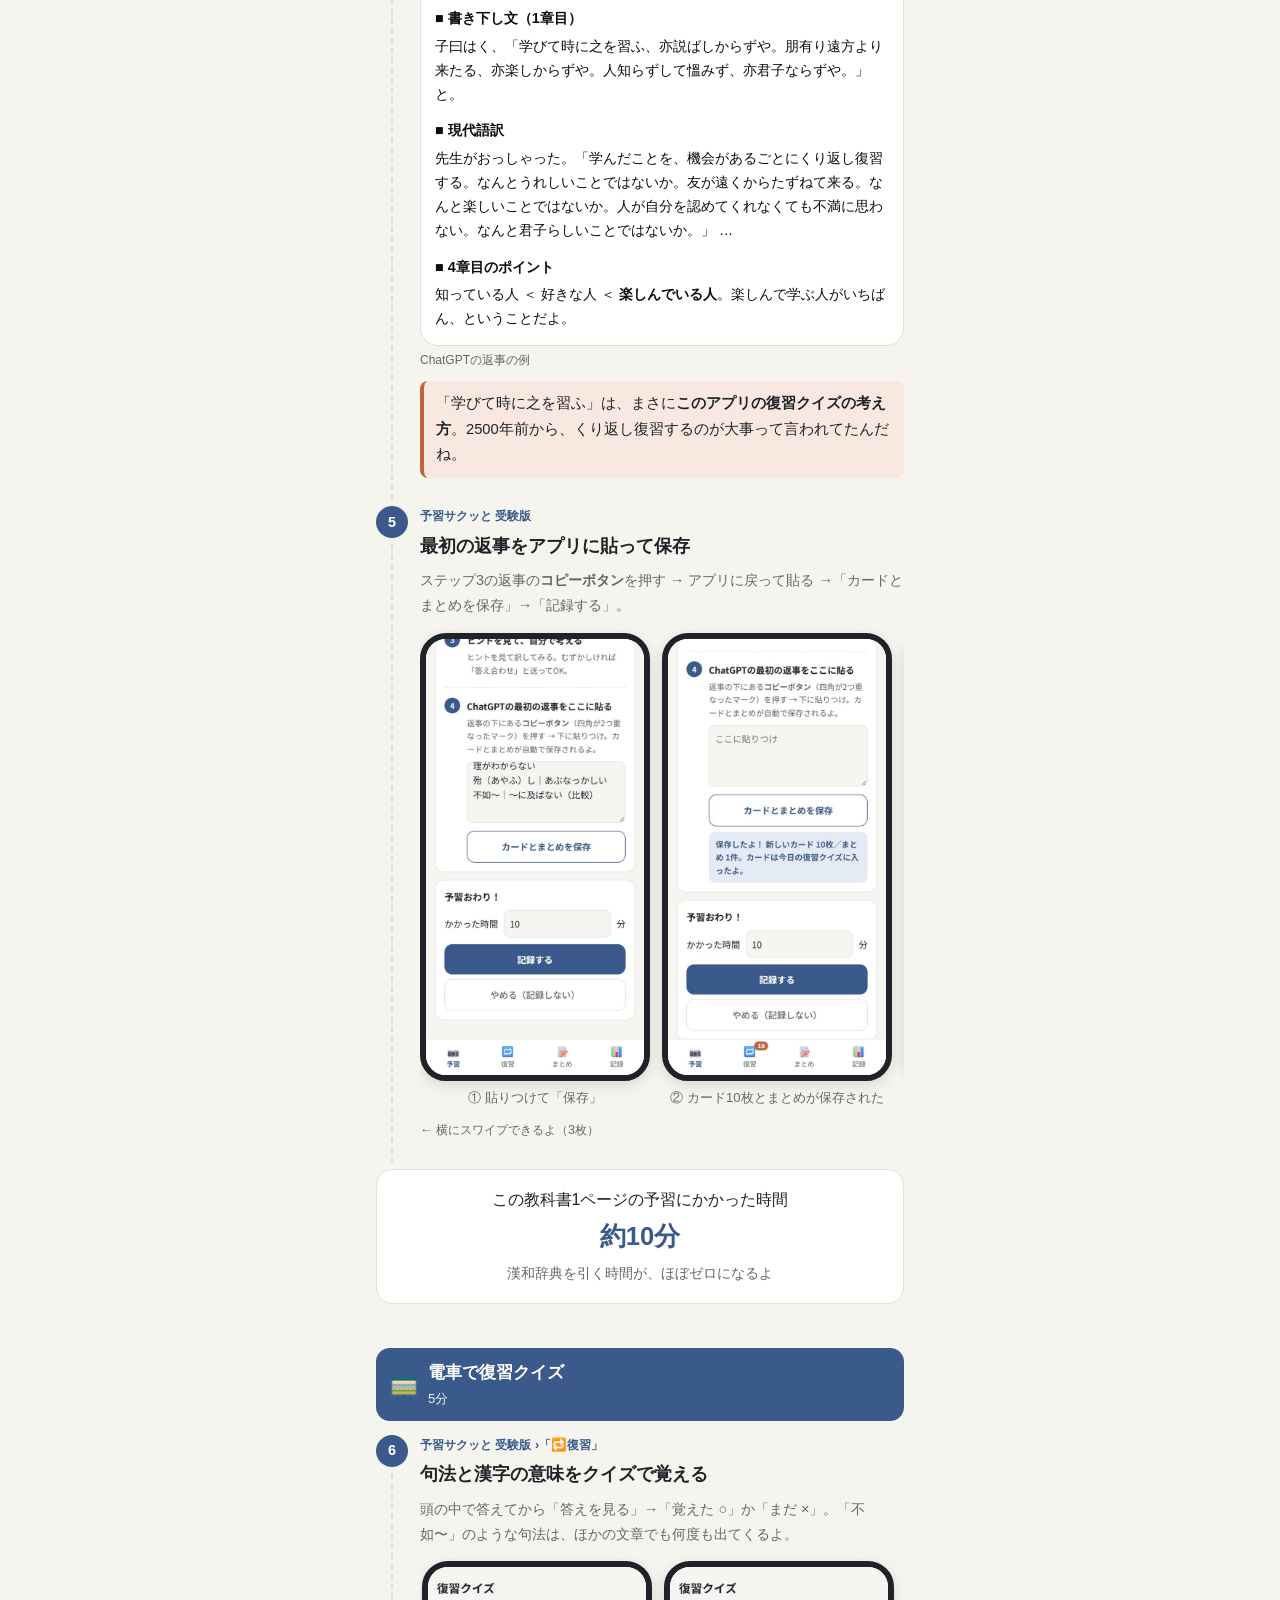
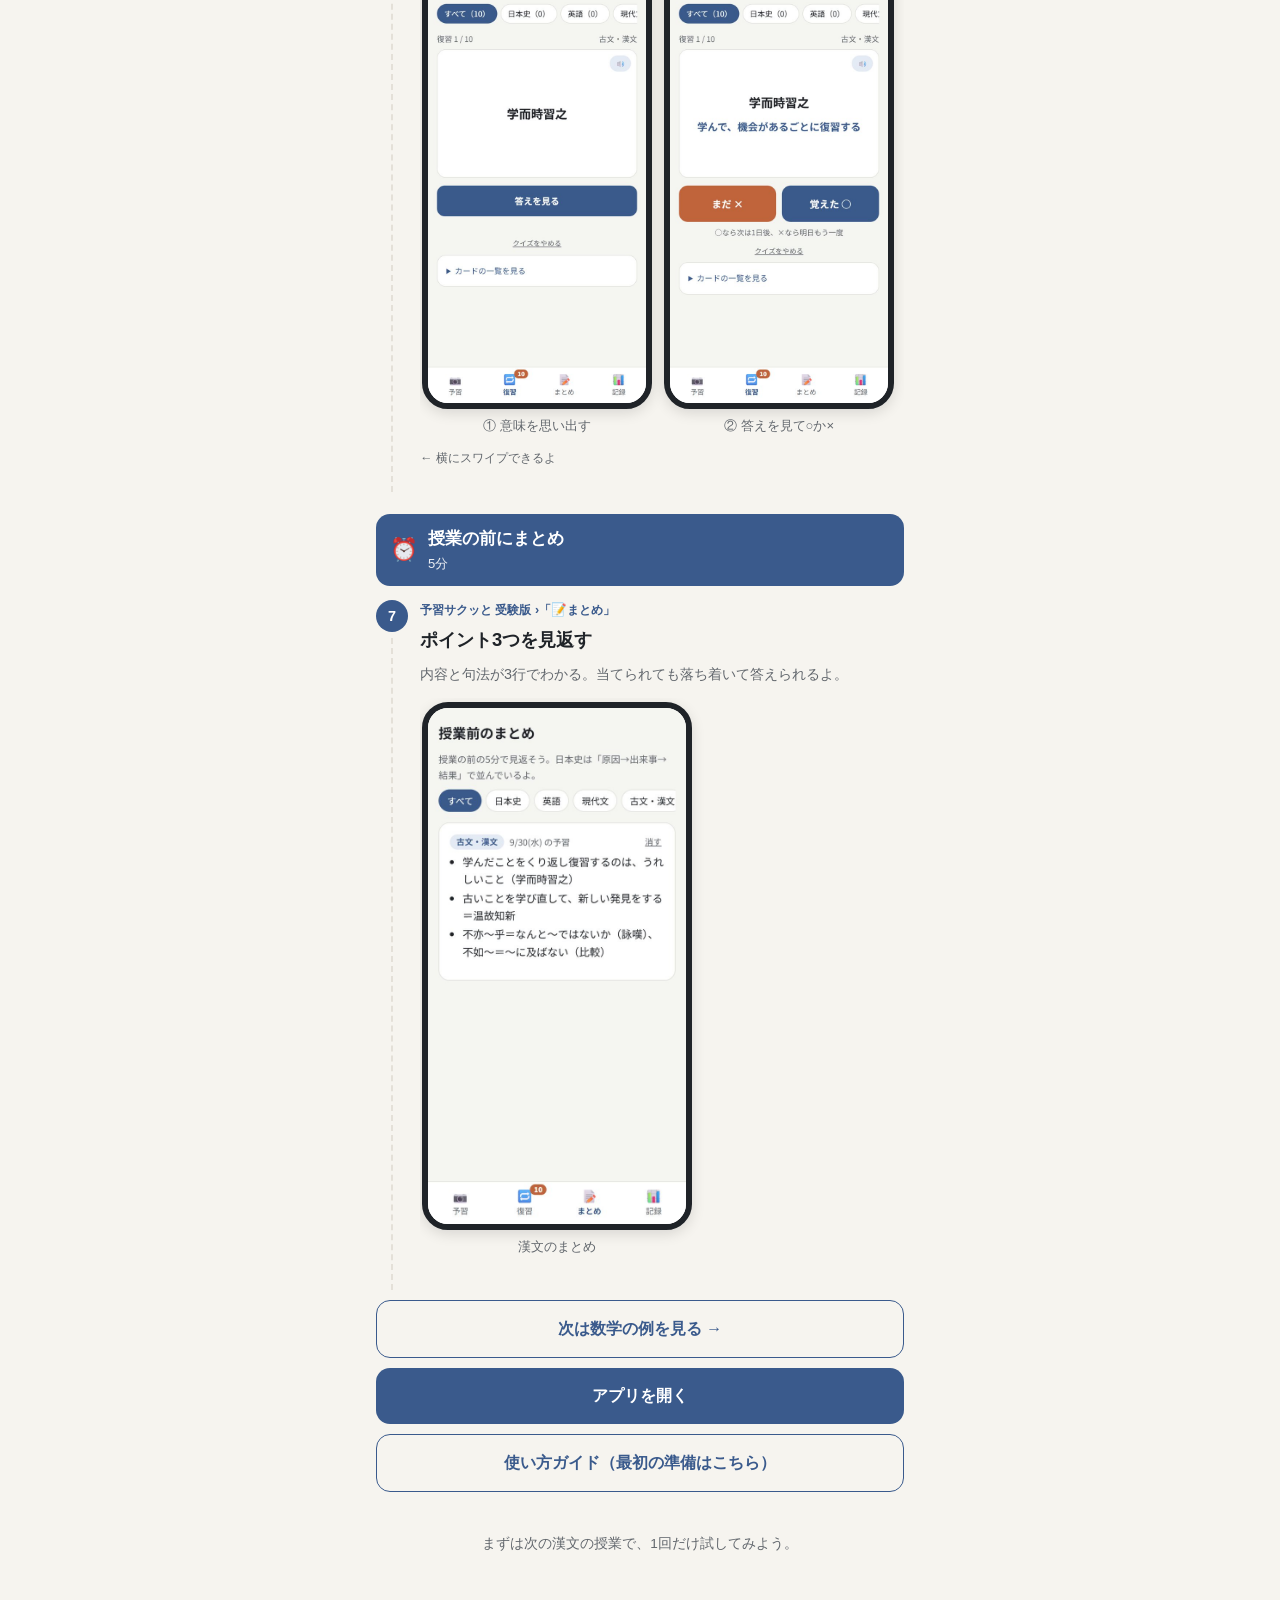
<file: demo-kan.html>
<!DOCTYPE html>
<html lang="ja">
<head>
<meta charset="UTF-8">
<meta name="viewport" content="width=device-width, initial-scale=1, viewport-fit=cover">
<meta name="robots" content="noindex">
<meta name="theme-color" content="#3a5a8c">
<title>予習サクッと 受験版 使ってみた例（漢文）</title>
<meta name="description" content="漢文（論語・学ぶことについて）を、予習サクッと 受験版とChatGPTで予習し、復習クイズまでやってみた実例">
<link rel="icon" href="favicon.png">
<link rel="apple-touch-icon" href="apple-touch-icon.png">
<link rel="stylesheet" href="demo/demo.css?v=2">
<style>
  .tate-body.kanbun p + p { margin-right: 1.1em; }
</style>
</head>
<body>
<div class="wrap">

  <nav class="subj-nav" aria-label="教科">
    <a href="demo.html">日本史</a>
    <a href="demo-en.html">英語</a>
    <a href="demo-ge.html">現代文</a>
    <a href="demo-ko.html">古文</a>
    <a href="demo-kan.html" class="on">漢文</a>
    <a href="demo-ma.html">数学</a>
    <a href="demo-sc.html">理科</a>
  </nav>
  <span class="tag">使ってみた例</span>
  <h1>漢文の予習と復習を、<br>実際にやってみた</h1>
  <p>教科書の1ページを「予習サクッと 受験版」とChatGPTで予習して、復習クイズまで、順番に見せるよ。<br>アプリの画面は、<b>本物のアプリを実際に動かして撮ったもの</b>です。</p>
  <div class="flow">
    <span>🏠 <b>家で</b> 約10分</span>
    <span>🚃 <b>電車で</b> 5分</span>
    <span>⏰ <b>授業前</b> 5分</span>
  </div>

  <!-- 教科書 -->
  <h2 style="margin-top:32px">今回予習する教科書のページ</h2>
  <div class="textbook tate">
    <div class="tate-body kanbun" tabindex="0" aria-label="縦書きの本文（返り点つき）">
      <h3>学ぶということ</h3>
      <div class="by">『論語』</div>
      <p>子曰、「学而時習<span class="kt">レ</span>之、不<span class="kt">二</span>亦説<span class="kt">一</span>乎。有<span class="kt">レ</span>朋自<span class="kt">二</span>遠方<span class="kt">一</span>来、不<span class="kt">二</span>亦楽<span class="kt">一</span>乎。人不<span class="kt">レ</span>知而不<span class="kt">レ</span>慍、不<span class="kt">二</span>亦君子<span class="kt">一</span>乎。」</p>
      <p>子曰、「温<span class="kt">レ</span>故而知<span class="kt">レ</span>新、可<span class="kt">二</span>以為<span class="kt">一レ</span>師矣。」</p>
      <p>子曰、「学而不<span class="kt">レ</span>思則罔、思而不<span class="kt">レ</span>学則殆。」</p>
      <p>子曰、「知<span class="kt">レ</span>之者不<span class="kt">レ</span>如<span class="kt">二</span>好<span class="kt">レ</span>之者<span class="kt">一</span>、好<span class="kt">レ</span>之者不<span class="kt">レ</span>如<span class="kt">二</span>楽<span class="kt">レ</span>之者<span class="kt">一</span>。」</p>
    </div>
    <div class="scroll-hint">小さい字（レ・一・二）が返り点。送りがなは省いています。左へスクロールすると続きが読めるよ</div>
    <div class="note">※『論語』学而・為政・雍也より。昔の作品なので、本文をそのまま載せています</div>
  </div>

  <!-- ===== 家で ===== -->
  <div class="scene-head"><span class="icon">🏠</span><div><b>家で予習する</b><span>約10分</span></div></div>

  <div class="step" data-no="1">
    <div class="where app">予習サクッと 受験版</div>
    <h2>「今日やること」で古文・漢文を選んで「はじめる」</h2>
    <p class="sub" style="margin:0">漢文も「古文・漢文」のボタン。タップするとリストに入って、「はじめる」でタイマーが動くよ。</p>
    <div class="shots">
      <figure><div class="phone"><a href="demo/kan-01-plan.jpg"><img src="demo/kan-01-plan.jpg" alt="今日やることの画面。古文・漢文をタップしてリストに追加したところ" width="600" height="1200" loading="lazy"></a></div><figcaption>① 古文・漢文をタップ →「はじめる」</figcaption></figure>
      <figure><div class="phone"><a href="demo/kan-02-steps.jpg"><img src="demo/kan-02-steps.jpg" alt="古文・漢文の予習の手順が表示された画面" width="600" height="1200" loading="lazy"></a></div><figcaption>② 手順が出る</figcaption></figure>
    </div>
    <div class="swipe">← 横にスワイプできるよ／画像を押すと大きく見られるよ</div>
  </div>

  <div class="step" data-no="2">
    <div class="where chat">ChatGPT</div>
    <h2>「予習」で、教科書の写真を送る</h2>
    <p class="sub" style="margin:0">「予習」の中で新しいチャット →<b>「漢文」</b>と打つ →「＋」→「カメラ」で本文のページを撮る → 送信。</p>
    <div class="gpt">
      <div class="bar">予習 <small>›　新しいチャット</small></div>
      <div class="body">
        <div class="user"><span class="photo-thumb tate"><span>📷 教科書の写真</span></span>漢文</div>
      </div>
    </div>
    <div class="caption-img">ChatGPTの画面のイメージ</div>
    <div class="point">返り点や送りがなまで読み取れるように、<b>ページをまっすぐ、明るいところで撮る</b>のがコツ。</div>
  </div>

  <div class="step" data-no="3">
    <div class="where chat">ChatGPT</div>
    <h2>ヒントが返ってくる</h2>
    <p class="sub" style="margin:0">大事な漢字と句法、<b>1章ずつの書き下し・訳のヒント</b>。全文の訳はまだ出ない。</p>
    <div class="gpt">
      <div class="body">
        <div class="ai">
          <h4>■ 大事な漢字・句法</h4>
          <ul>
            <li>説（よろこ）ぶ：うれしい（「悦」と同じ）</li>
            <li>慍（いきどほ）る：不満に思う、腹を立てる</li>
            <li>罔（くら）し：はっきりしない、道理がわからない</li>
          </ul>
          <div class="more">（6個まで続く）</div>
          <h4>■ 大事な文法：「不亦〜乎」と「不如〜」</h4>
          <p style="margin:0">・不亦〜乎（また〜ずや）＝「なんと〜ではないか」（詠嘆）<br>・不如〜（〜にしかず）＝「〜に及ばない」（比較）</p>
          <h4>■ 1章ずつ書き下し・訳のヒント</h4>
          <ol>
            <li>学而時習之、不亦説乎。<br><span class="hint">→「時に」は「機会があるごとに」。「習ふ」は「くり返し復習する」という意味だよ。</span></li>
            <li>温故而知新、可以為師矣。<br><span class="hint">→ 四字熟語になっているよ。どの熟語かな？</span></li>
            <li>知之者不如好之者、好之者不如楽之者。<br><span class="hint">→「不如」は「〜に及ばない」。いちばん上なのは、どの人かな？</span></li>
          </ol>
          <div class="fmt">
            <b>【まとめ】</b><br>
            ・学んだことをくり返し復習するのは、うれしいこと（学而時習之）<br>
            ・古いことを学び直して、新しい発見をする＝温故知新<br>
            ・不亦〜乎＝なんと〜ではないか（詠嘆）、不如〜＝〜に及ばない（比較）<br>
            <b>【カード】</b><br>
            学而時習之｜学んで、機会があるごとに復習する<br>
            不亦〜乎｜なんと〜ではないか（詠嘆）<br>
            <span class="more">（10個まで続く）</span>
          </div>
          <div class="tools" aria-label="返事の下のボタン">
            <span class="copy" aria-label="コピー"><svg viewBox="0 0 24 24" fill="none" stroke="currentColor" stroke-width="2"><rect x="8" y="8" width="12" height="12" rx="2"/><path d="M16 8V6a2 2 0 0 0-2-2H6a2 2 0 0 0-2 2v8a2 2 0 0 0 2 2h2"/></svg></span>
          </div>
        </div>
      </div>
    </div>
    <div class="caption-img">ChatGPTの返事の例（実際の返事は毎回少しずつちがうよ）</div>
    <div class="point">最後の<b>【まとめ】【カード】</b>が、アプリに保存される部分。</div>
  </div>

  <div class="step" data-no="4">
    <div class="where chat">ChatGPT</div>
    <h2>自分で書き下してから「答え合わせ」</h2>
    <div class="gpt">
      <div class="body">
        <div class="user">答え合わせ</div>
        <div class="ai">
          <h4>■ 書き下し文（1章目）</h4>
          <p style="margin:0">子曰はく、「学びて時に之を習ふ、亦説ばしからずや。朋有り遠方より来たる、亦楽しからずや。人知らずして慍みず、亦君子ならずや。」と。</p>
          <h4>■ 現代語訳</h4>
          <p style="margin:0">先生がおっしゃった。「学んだことを、機会があるごとにくり返し復習する。なんとうれしいことではないか。友が遠くからたずねて来る。なんと楽しいことではないか。人が自分を認めてくれなくても不満に思わない。なんと君子らしいことではないか。」 …</p>
          <h4>■ 4章目のポイント</h4>
          <p style="margin:0">知っている人 ＜ 好きな人 ＜ <b>楽しんでいる人</b>。楽しんで学ぶ人がいちばん、ということだよ。</p>
        </div>
      </div>
    </div>
    <div class="caption-img">ChatGPTの返事の例</div>
    <div class="point warm">「学びて時に之を習ふ」は、まさに<b>このアプリの復習クイズの考え方</b>。2500年前から、くり返し復習するのが大事って言われてたんだね。</div>
  </div>

  <div class="step" data-no="5">
    <div class="where app">予習サクッと 受験版</div>
    <h2>最初の返事をアプリに貼って保存</h2>
    <p class="sub" style="margin:0">ステップ3の返事の<b>コピーボタン</b>を押す → アプリに戻って貼る →「カードとまとめを保存」→「記録する」。</p>
    <div class="shots">
      <figure><div class="phone"><a href="demo/kan-03-paste.jpg"><img src="demo/kan-03-paste.jpg" alt="ChatGPTの返事を貼りつけた画面" width="600" height="1200" loading="lazy"></a></div><figcaption>① 貼りつけて「保存」</figcaption></figure>
      <figure><div class="phone"><a href="demo/kan-04-saved.jpg"><img src="demo/kan-04-saved.jpg" alt="新しいカード10枚、まとめ1件を保存したと表示されている" width="600" height="1200" loading="lazy"></a></div><figcaption>② カード10枚とまとめが保存された</figcaption></figure>
      <figure><div class="phone"><a href="demo/kan-05-done.jpg"><img src="demo/kan-05-done.jpg" alt="今日やることの古文・漢文に✓がつき、復習クイズ10枚が表示されている" width="600" height="1200" loading="lazy"></a></div><figcaption>③「記録する」で ✓</figcaption></figure>
    </div>
    <div class="swipe">← 横にスワイプできるよ（3枚）</div>
  </div>

  <div class="total">この教科書1ページの予習にかかった時間<br><b>約10分</b><br><span class="sub">漢和辞典を引く時間が、ほぼゼロになるよ</span></div>

  <!-- ===== 電車で ===== -->
  <div class="scene-head"><span class="icon">🚃</span><div><b>電車で復習クイズ</b><span>5分</span></div></div>
  <div class="step" data-no="6">
    <div class="where app">予習サクッと 受験版 ›「🔁復習」</div>
    <h2>句法と漢字の意味をクイズで覚える</h2>
    <p class="sub" style="margin:0">頭の中で答えてから「答えを見る」→「覚えた ○」か「まだ ×」。「不如〜」のような句法は、ほかの文章でも何度も出てくるよ。</p>
    <div class="shots">
      <figure><div class="phone"><a href="demo/kan-07-quiz-q.jpg"><img src="demo/kan-07-quiz-q.jpg" alt="クイズの問題。学而時習之 と表示されている" width="600" height="1200" loading="lazy"></a></div><figcaption>① 意味を思い出す</figcaption></figure>
      <figure><div class="phone"><a href="demo/kan-08-quiz-a.jpg"><img src="demo/kan-08-quiz-a.jpg" alt="クイズの答え。学んで、機会があるごとに復習する と表示されている" width="600" height="1200" loading="lazy"></a></div><figcaption>② 答えを見て○か×</figcaption></figure>
    </div>
    <div class="swipe">← 横にスワイプできるよ</div>
  </div>

  <!-- ===== 授業前 ===== -->
  <div class="scene-head"><span class="icon">⏰</span><div><b>授業の前にまとめ</b><span>5分</span></div></div>
  <div class="step" data-no="7">
    <div class="where app">予習サクッと 受験版 ›「📝まとめ」</div>
    <h2>ポイント3つを見返す</h2>
    <p class="sub" style="margin:0">内容と句法が3行でわかる。当てられても落ち着いて答えられるよ。</p>
    <div class="shots one">
      <figure><div class="phone"><a href="demo/kan-11-notes.jpg"><img src="demo/kan-11-notes.jpg" alt="授業前のまとめ画面。漢文のポイントが3つ並んでいる" width="600" height="1200" loading="lazy"></a></div><figcaption>漢文のまとめ</figcaption></figure>
    </div>
  </div>

  <div style="display:grid;gap:10px;margin-top:32px">
    <a class="btn ghost" href="demo-ma.html">次は数学の例を見る →</a>
    <a class="btn" href="./">アプリを開く</a>
    <a class="btn ghost" href="guide.html#junbi">使い方ガイド（最初の準備はこちら）</a>
  </div>
  <footer>まずは次の漢文の授業で、1回だけ試してみよう。</footer>
</div>
</body>
</html>
</file>
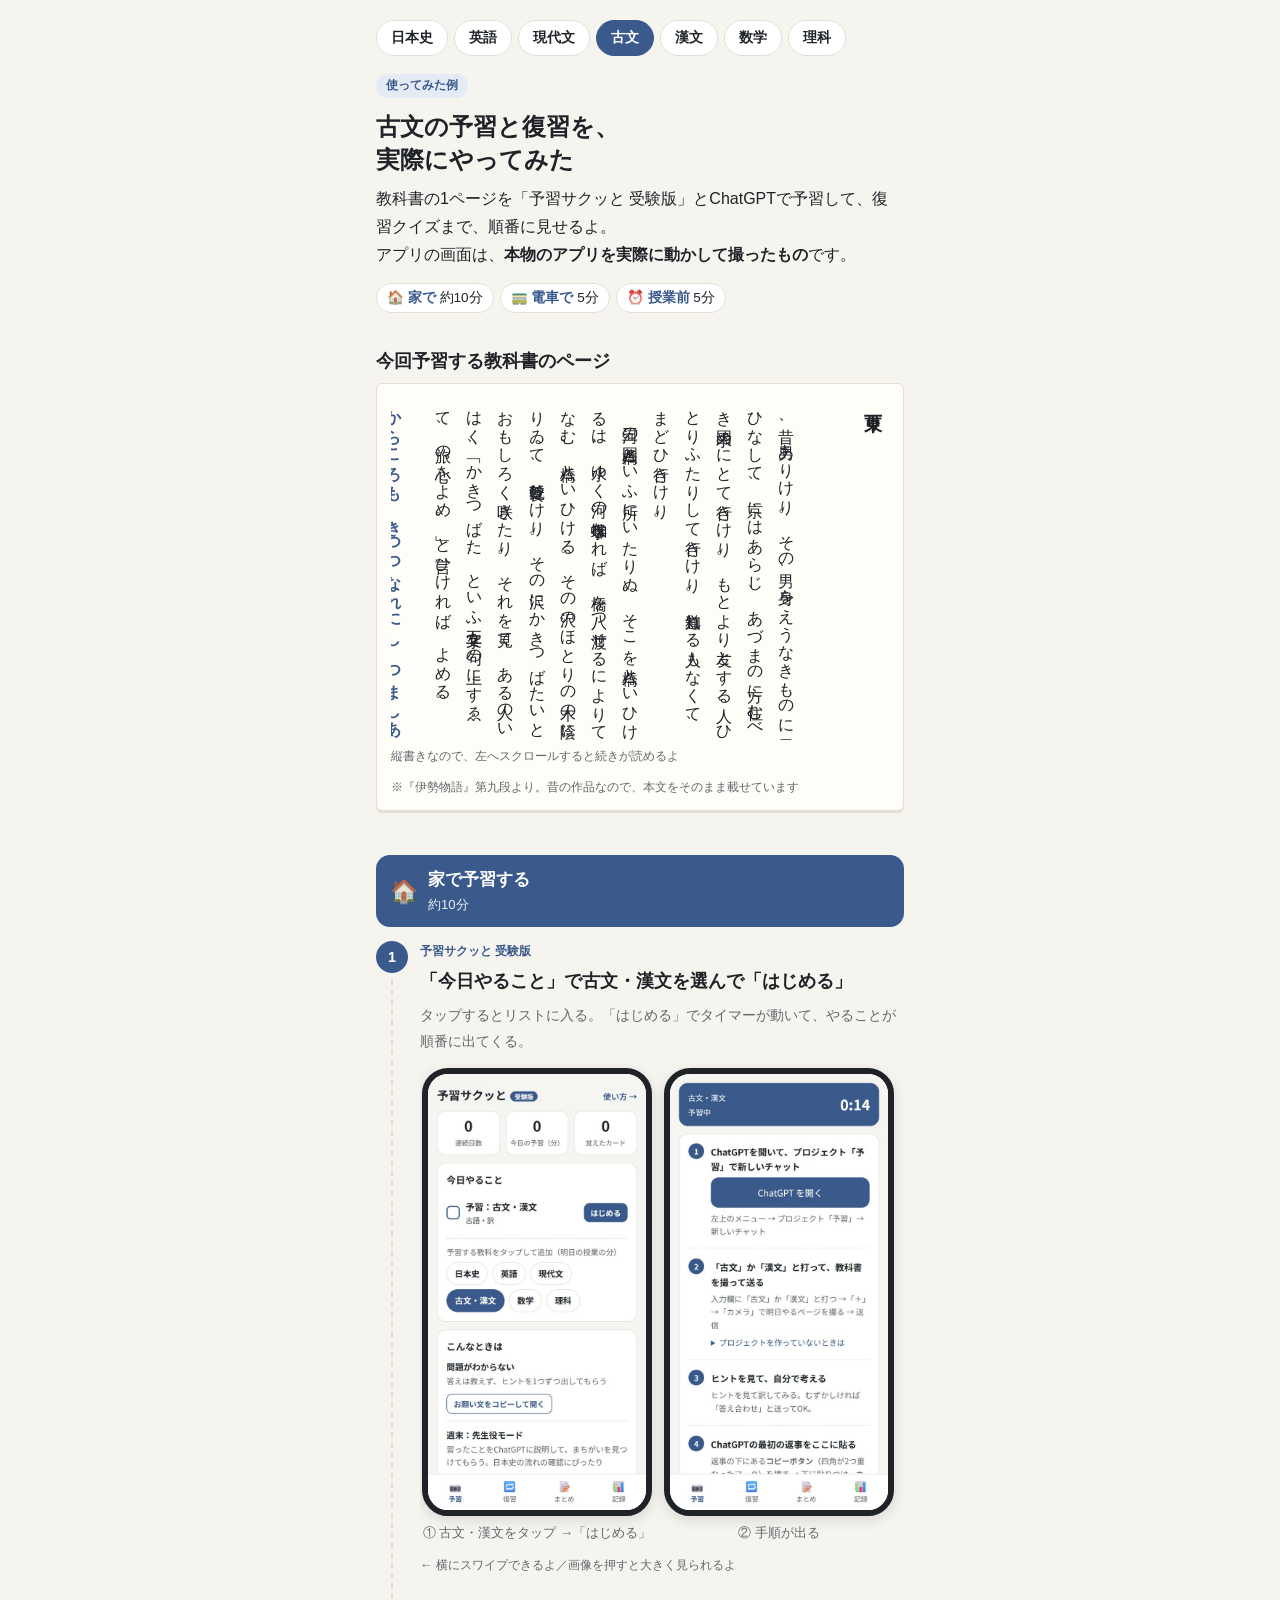
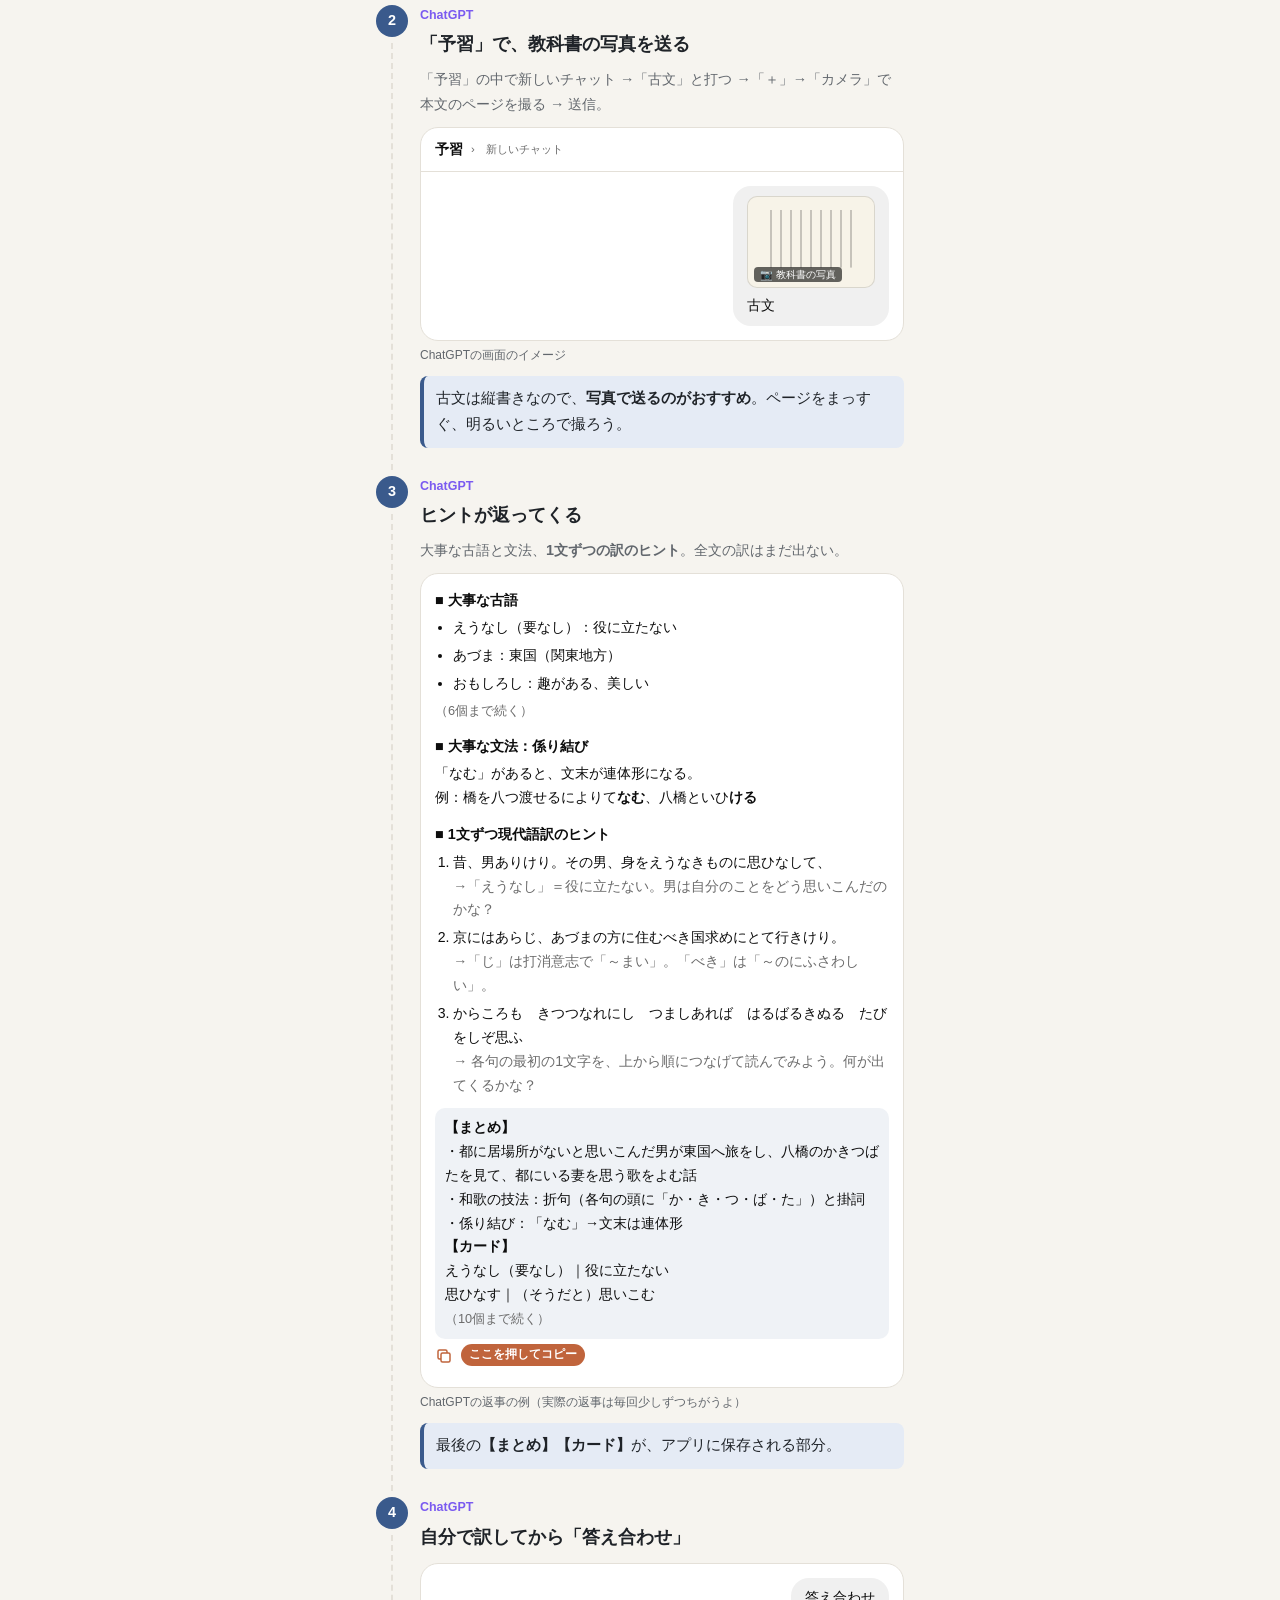
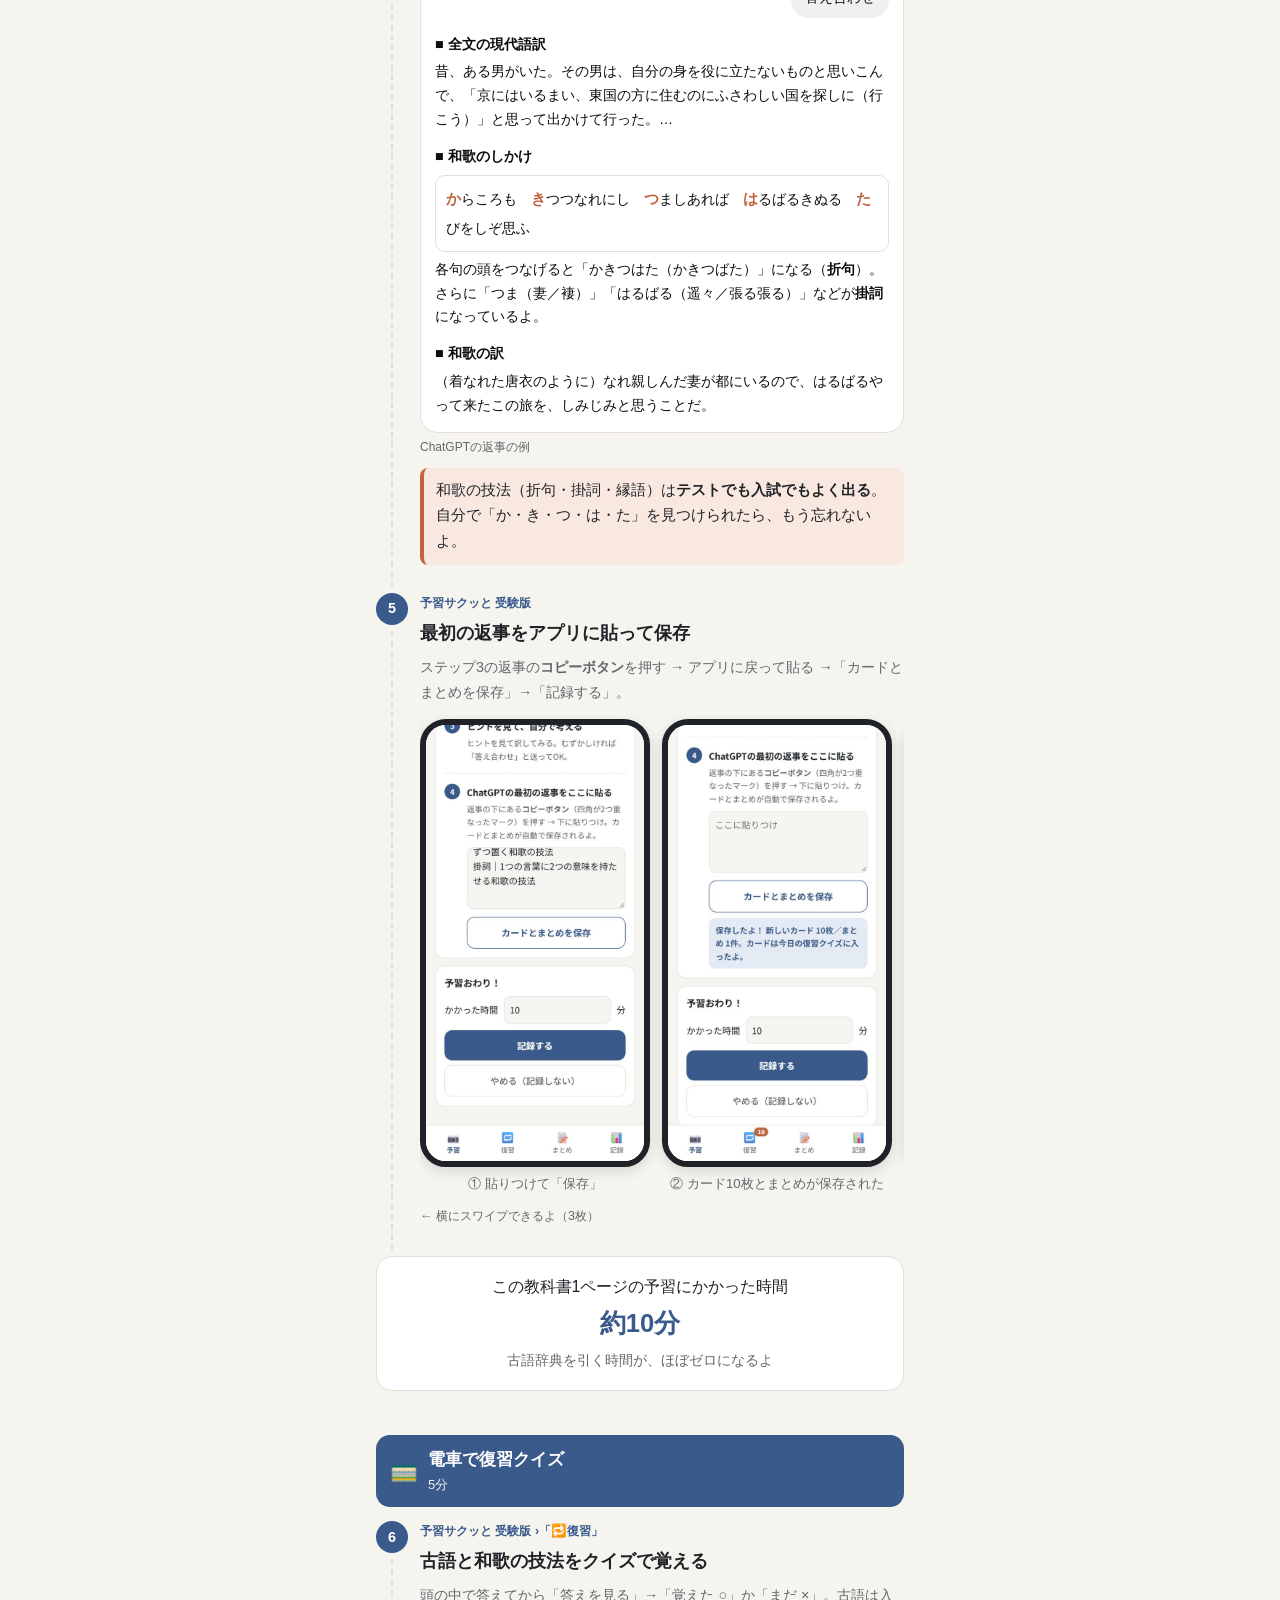
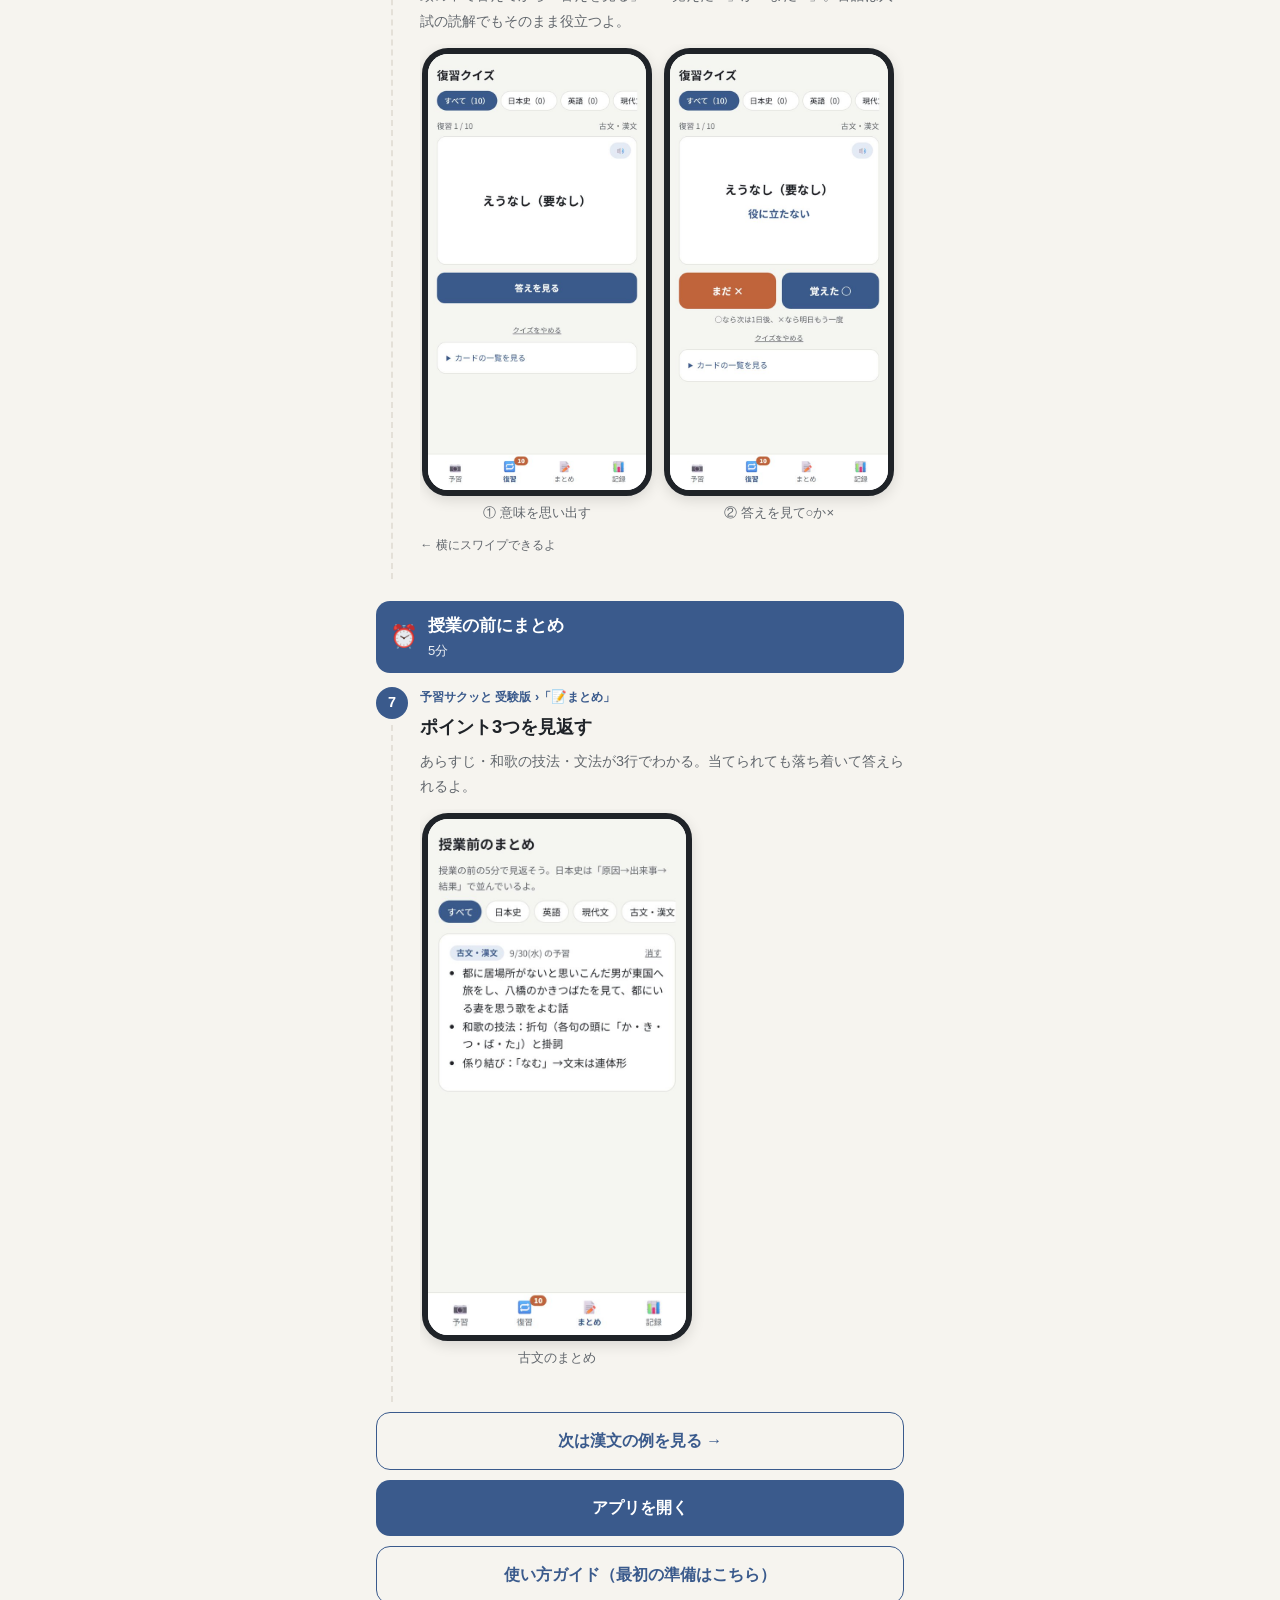
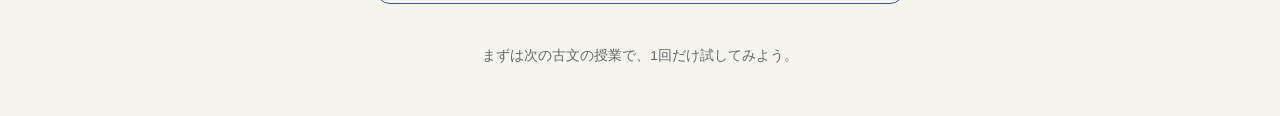
<file: demo-ko.html>
<!DOCTYPE html>
<html lang="ja">
<head>
<meta charset="UTF-8">
<meta name="viewport" content="width=device-width, initial-scale=1, viewport-fit=cover">
<meta name="robots" content="noindex">
<meta name="theme-color" content="#3a5a8c">
<title>予習サクッと 受験版 使ってみた例（古文）</title>
<meta name="description" content="古文（伊勢物語・東下り）を、予習サクッと 受験版とChatGPTで予習し、復習クイズまでやってみた実例">
<link rel="icon" href="favicon.png">
<link rel="apple-touch-icon" href="apple-touch-icon.png">
<link rel="stylesheet" href="demo/demo.css?v=2">
<style>
  .tate-body .waka { margin: 0 1.2em 0 .6em; text-indent: 0; font-weight: 600; color: var(--accent); }
  .waka-box { background: var(--card); border: 1px solid var(--line); border-radius: 10px; padding: 8px 10px; margin: 6px 0; line-height: 2; }
  .waka-box b { color: var(--warm); font-size: 1.1em; }
</style>
</head>
<body>
<div class="wrap">

  <nav class="subj-nav" aria-label="教科">
    <a href="demo.html">日本史</a>
    <a href="demo-en.html">英語</a>
    <a href="demo-ge.html">現代文</a>
    <a href="demo-ko.html" class="on">古文</a>
    <a href="demo-kan.html">漢文</a>
    <a href="demo-ma.html">数学</a>
    <a href="demo-sc.html">理科</a>
  </nav>
  <span class="tag">使ってみた例</span>
  <h1>古文の予習と復習を、<br>実際にやってみた</h1>
  <p>教科書の1ページを「予習サクッと 受験版」とChatGPTで予習して、復習クイズまで、順番に見せるよ。<br>アプリの画面は、<b>本物のアプリを実際に動かして撮ったもの</b>です。</p>
  <div class="flow">
    <span>🏠 <b>家で</b> 約10分</span>
    <span>🚃 <b>電車で</b> 5分</span>
    <span>⏰ <b>授業前</b> 5分</span>
  </div>

  <!-- 教科書 -->
  <h2 style="margin-top:32px">今回予習する教科書のページ</h2>
  <div class="textbook tate">
    <div class="tate-body" tabindex="0" aria-label="縦書きの本文">
      <h3>東下り</h3>
      <div class="by">『伊勢物語』</div>
      <p>昔、男ありけり。その男、身をえうなきものに思ひなして、京にはあらじ、あづまの方に住むべき国求めにとて行きけり。もとより友とする人、ひとりふたりして行きけり。道知れる人もなくて、まどひ行きけり。</p>
      <p>三河の国八橋といふ所にいたりぬ。そこを八橋といひけるは、水ゆく河の蜘蛛手なれば、橋を八つ渡せるによりてなむ、八橋といひける。その沢のほとりの木の陰に下りゐて、乾飯食ひけり。その沢にかきつばたいとおもしろく咲きたり。それを見て、ある人のいはく、「かきつばた、といふ五文字を句の上にすゑて、旅の心をよめ。」と言ひければ、よめる。</p>
      <p class="waka">からころも　きつつなれにし　つましあれば　はるばるきぬる　たびをしぞ思ふ</p>
      <p>とよめりければ、皆人、乾飯の上に涙落としてほとびにけり。</p>
    </div>
    <div class="scroll-hint">縦書きなので、左へスクロールすると続きが読めるよ</div>
    <div class="note">※『伊勢物語』第九段より。昔の作品なので、本文をそのまま載せています</div>
  </div>

  <!-- ===== 家で ===== -->
  <div class="scene-head"><span class="icon">🏠</span><div><b>家で予習する</b><span>約10分</span></div></div>

  <div class="step" data-no="1">
    <div class="where app">予習サクッと 受験版</div>
    <h2>「今日やること」で古文・漢文を選んで「はじめる」</h2>
    <p class="sub" style="margin:0">タップするとリストに入る。「はじめる」でタイマーが動いて、やることが順番に出てくる。</p>
    <div class="shots">
      <figure><div class="phone"><a href="demo/ko-01-plan.jpg"><img src="demo/ko-01-plan.jpg" alt="今日やることの画面。古文・漢文をタップしてリストに追加したところ" width="600" height="1200" loading="lazy"></a></div><figcaption>① 古文・漢文をタップ →「はじめる」</figcaption></figure>
      <figure><div class="phone"><a href="demo/ko-02-steps.jpg"><img src="demo/ko-02-steps.jpg" alt="古文の予習の手順が表示された画面" width="600" height="1200" loading="lazy"></a></div><figcaption>② 手順が出る</figcaption></figure>
    </div>
    <div class="swipe">← 横にスワイプできるよ／画像を押すと大きく見られるよ</div>
  </div>

  <div class="step" data-no="2">
    <div class="where chat">ChatGPT</div>
    <h2>「予習」で、教科書の写真を送る</h2>
    <p class="sub" style="margin:0">「予習」の中で新しいチャット →「古文」と打つ →「＋」→「カメラ」で本文のページを撮る → 送信。</p>
    <div class="gpt">
      <div class="bar">予習 <small>›　新しいチャット</small></div>
      <div class="body">
        <div class="user"><span class="photo-thumb tate"><span>📷 教科書の写真</span></span>古文</div>
      </div>
    </div>
    <div class="caption-img">ChatGPTの画面のイメージ</div>
    <div class="point">古文は縦書きなので、<b>写真で送るのがおすすめ</b>。ページをまっすぐ、明るいところで撮ろう。</div>
  </div>

  <div class="step" data-no="3">
    <div class="where chat">ChatGPT</div>
    <h2>ヒントが返ってくる</h2>
    <p class="sub" style="margin:0">大事な古語と文法、<b>1文ずつの訳のヒント</b>。全文の訳はまだ出ない。</p>
    <div class="gpt">
      <div class="body">
        <div class="ai">
          <h4>■ 大事な古語</h4>
          <ul>
            <li>えうなし（要なし）：役に立たない</li>
            <li>あづま：東国（関東地方）</li>
            <li>おもしろし：趣がある、美しい</li>
          </ul>
          <div class="more">（6個まで続く）</div>
          <h4>■ 大事な文法：係り結び</h4>
          <p style="margin:0">「なむ」があると、文末が連体形になる。<br>例：橋を八つ渡せるによりて<b>なむ</b>、八橋といひ<b>ける</b></p>
          <h4>■ 1文ずつ現代語訳のヒント</h4>
          <ol>
            <li>昔、男ありけり。その男、身をえうなきものに思ひなして、<br><span class="hint">→「えうなし」＝役に立たない。男は自分のことをどう思いこんだのかな？</span></li>
            <li>京にはあらじ、あづまの方に住むべき国求めにとて行きけり。<br><span class="hint">→「じ」は打消意志で「～まい」。「べき」は「～のにふさわしい」。</span></li>
            <li>からころも　きつつなれにし　つましあれば　はるばるきぬる　たびをしぞ思ふ<br><span class="hint">→ 各句の最初の1文字を、上から順につなげて読んでみよう。何が出てくるかな？</span></li>
          </ol>
          <div class="fmt">
            <b>【まとめ】</b><br>
            ・都に居場所がないと思いこんだ男が東国へ旅をし、八橋のかきつばたを見て、都にいる妻を思う歌をよむ話<br>
            ・和歌の技法：折句（各句の頭に「か・き・つ・ば・た」）と掛詞<br>
            ・係り結び：「なむ」→文末は連体形<br>
            <b>【カード】</b><br>
            えうなし（要なし）｜役に立たない<br>
            思ひなす｜（そうだと）思いこむ<br>
            <span class="more">（10個まで続く）</span>
          </div>
          <div class="tools" aria-label="返事の下のボタン">
            <span class="copy" aria-label="コピー"><svg viewBox="0 0 24 24" fill="none" stroke="currentColor" stroke-width="2"><rect x="8" y="8" width="12" height="12" rx="2"/><path d="M16 8V6a2 2 0 0 0-2-2H6a2 2 0 0 0-2 2v8a2 2 0 0 0 2 2h2"/></svg></span>
          </div>
        </div>
      </div>
    </div>
    <div class="caption-img">ChatGPTの返事の例（実際の返事は毎回少しずつちがうよ）</div>
    <div class="point">最後の<b>【まとめ】【カード】</b>が、アプリに保存される部分。</div>
  </div>

  <div class="step" data-no="4">
    <div class="where chat">ChatGPT</div>
    <h2>自分で訳してから「答え合わせ」</h2>
    <div class="gpt">
      <div class="body">
        <div class="user">答え合わせ</div>
        <div class="ai">
          <h4>■ 全文の現代語訳</h4>
          <p style="margin:0">昔、ある男がいた。その男は、自分の身を役に立たないものと思いこんで、「京にはいるまい、東国の方に住むのにふさわしい国を探しに（行こう）」と思って出かけて行った。…</p>
          <h4>■ 和歌のしかけ</h4>
          <div class="waka-box">
            <b>か</b>らころも　<b>き</b>つつなれにし　<b>つ</b>ましあれば　<b>は</b>るばるきぬる　<b>た</b>びをしぞ思ふ
          </div>
          <p style="margin:0">各句の頭をつなげると「かきつはた（かきつばた）」になる（<b>折句</b>）。さらに「つま（妻／褄）」「はるばる（遥々／張る張る）」などが<b>掛詞</b>になっているよ。</p>
          <h4>■ 和歌の訳</h4>
          <p style="margin:0">（着なれた唐衣のように）なれ親しんだ妻が都にいるので、はるばるやって来たこの旅を、しみじみと思うことだ。</p>
        </div>
      </div>
    </div>
    <div class="caption-img">ChatGPTの返事の例</div>
    <div class="point warm">和歌の技法（折句・掛詞・縁語）は<b>テストでも入試でもよく出る</b>。自分で「か・き・つ・は・た」を見つけられたら、もう忘れないよ。</div>
  </div>

  <div class="step" data-no="5">
    <div class="where app">予習サクッと 受験版</div>
    <h2>最初の返事をアプリに貼って保存</h2>
    <p class="sub" style="margin:0">ステップ3の返事の<b>コピーボタン</b>を押す → アプリに戻って貼る →「カードとまとめを保存」→「記録する」。</p>
    <div class="shots">
      <figure><div class="phone"><a href="demo/ko-03-paste.jpg"><img src="demo/ko-03-paste.jpg" alt="ChatGPTの返事を貼りつけた画面" width="600" height="1200" loading="lazy"></a></div><figcaption>① 貼りつけて「保存」</figcaption></figure>
      <figure><div class="phone"><a href="demo/ko-04-saved.jpg"><img src="demo/ko-04-saved.jpg" alt="新しいカード10枚、まとめ1件を保存したと表示されている" width="600" height="1200" loading="lazy"></a></div><figcaption>② カード10枚とまとめが保存された</figcaption></figure>
      <figure><div class="phone"><a href="demo/ko-05-done.jpg"><img src="demo/ko-05-done.jpg" alt="今日やることの古文・漢文に✓がつき、復習クイズ10枚が表示されている" width="600" height="1200" loading="lazy"></a></div><figcaption>③「記録する」で ✓</figcaption></figure>
    </div>
    <div class="swipe">← 横にスワイプできるよ（3枚）</div>
  </div>

  <div class="total">この教科書1ページの予習にかかった時間<br><b>約10分</b><br><span class="sub">古語辞典を引く時間が、ほぼゼロになるよ</span></div>

  <!-- ===== 電車で ===== -->
  <div class="scene-head"><span class="icon">🚃</span><div><b>電車で復習クイズ</b><span>5分</span></div></div>
  <div class="step" data-no="6">
    <div class="where app">予習サクッと 受験版 ›「🔁復習」</div>
    <h2>古語と和歌の技法をクイズで覚える</h2>
    <p class="sub" style="margin:0">頭の中で答えてから「答えを見る」→「覚えた ○」か「まだ ×」。古語は入試の読解でもそのまま役立つよ。</p>
    <div class="shots">
      <figure><div class="phone"><a href="demo/ko-07-quiz-q.jpg"><img src="demo/ko-07-quiz-q.jpg" alt="クイズの問題。えうなし（要なし） と表示されている" width="600" height="1200" loading="lazy"></a></div><figcaption>① 意味を思い出す</figcaption></figure>
      <figure><div class="phone"><a href="demo/ko-08-quiz-a.jpg"><img src="demo/ko-08-quiz-a.jpg" alt="クイズの答え。役に立たない と表示されている" width="600" height="1200" loading="lazy"></a></div><figcaption>② 答えを見て○か×</figcaption></figure>
    </div>
    <div class="swipe">← 横にスワイプできるよ</div>
  </div>

  <!-- ===== 授業前 ===== -->
  <div class="scene-head"><span class="icon">⏰</span><div><b>授業の前にまとめ</b><span>5分</span></div></div>
  <div class="step" data-no="7">
    <div class="where app">予習サクッと 受験版 ›「📝まとめ」</div>
    <h2>ポイント3つを見返す</h2>
    <p class="sub" style="margin:0">あらすじ・和歌の技法・文法が3行でわかる。当てられても落ち着いて答えられるよ。</p>
    <div class="shots one">
      <figure><div class="phone"><a href="demo/ko-11-notes.jpg"><img src="demo/ko-11-notes.jpg" alt="授業前のまとめ画面。古文のポイントが3つ並んでいる" width="600" height="1200" loading="lazy"></a></div><figcaption>古文のまとめ</figcaption></figure>
    </div>
  </div>

  <div style="display:grid;gap:10px;margin-top:32px">
    <a class="btn ghost" href="demo-kan.html">次は漢文の例を見る →</a>
    <a class="btn" href="./">アプリを開く</a>
    <a class="btn ghost" href="guide.html#junbi">使い方ガイド（最初の準備はこちら）</a>
  </div>
  <footer>まずは次の古文の授業で、1回だけ試してみよう。</footer>
</div>
</body>
</html>
</file>
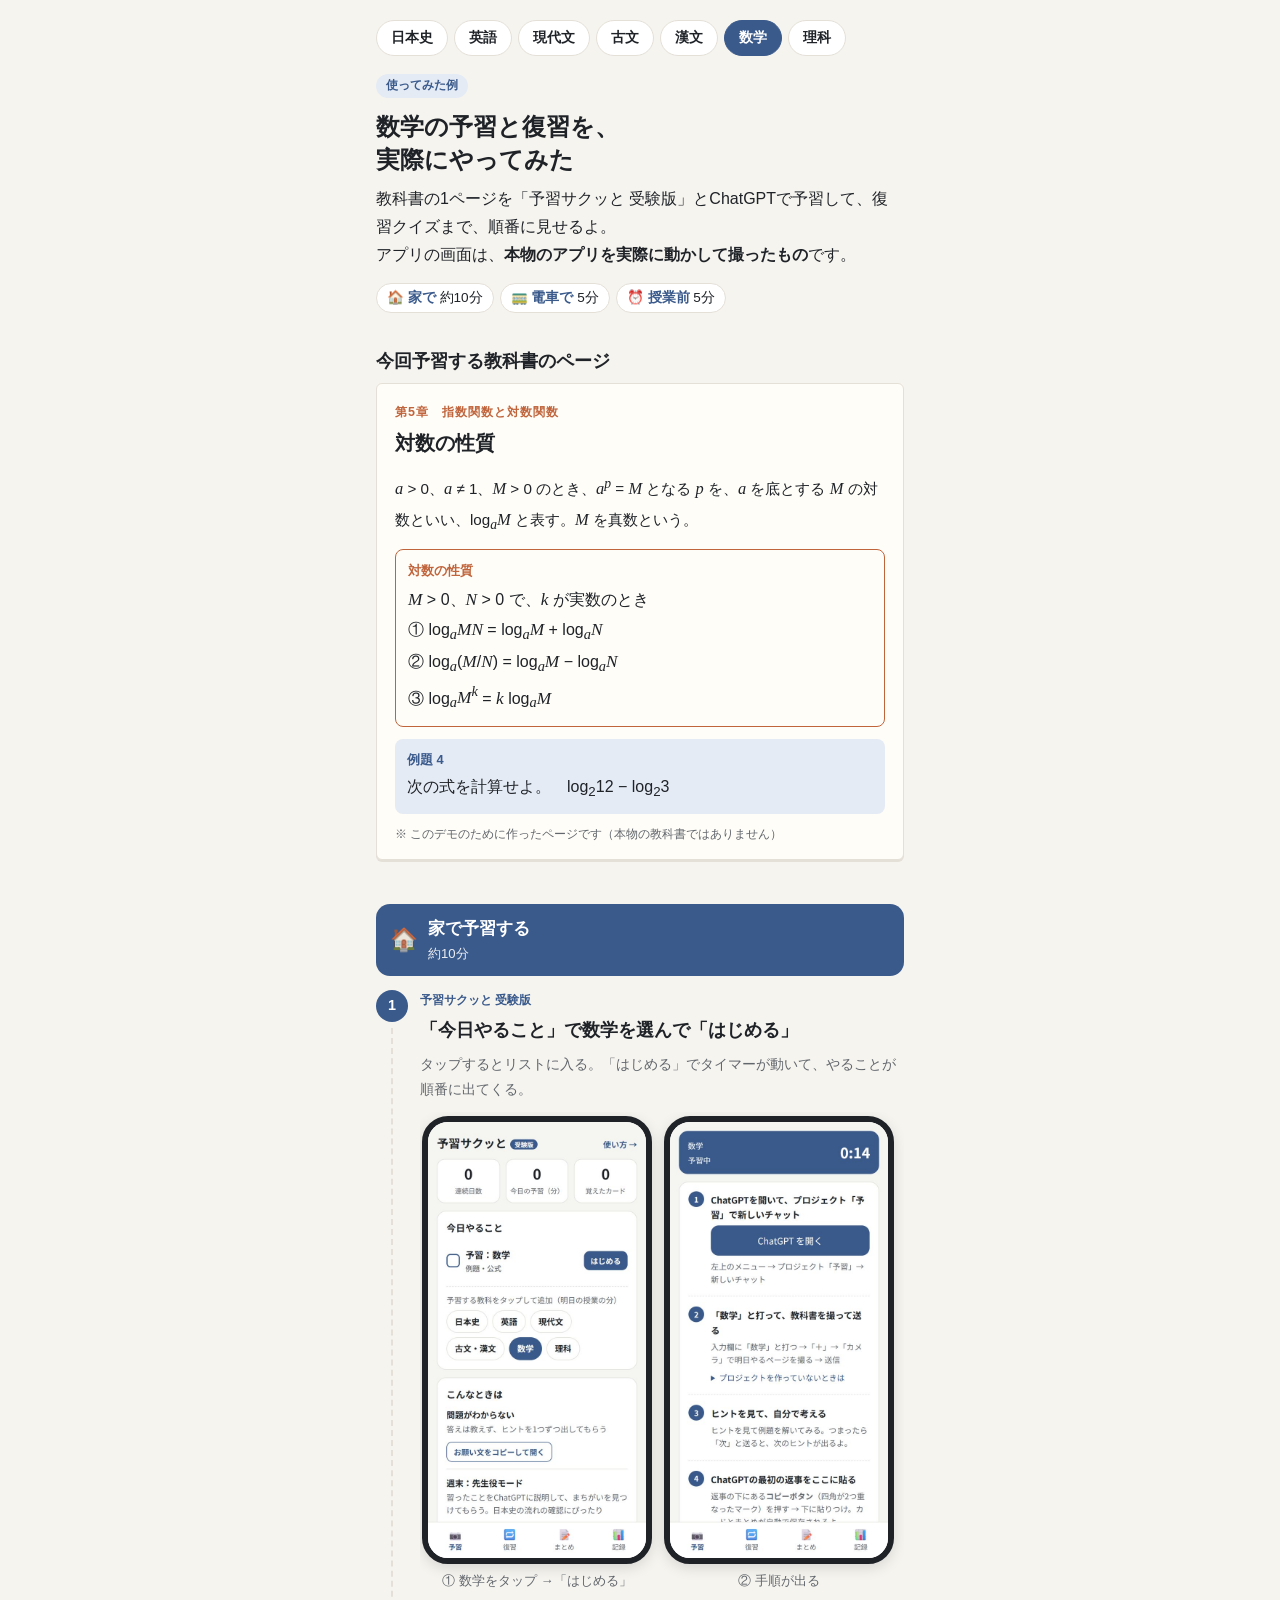
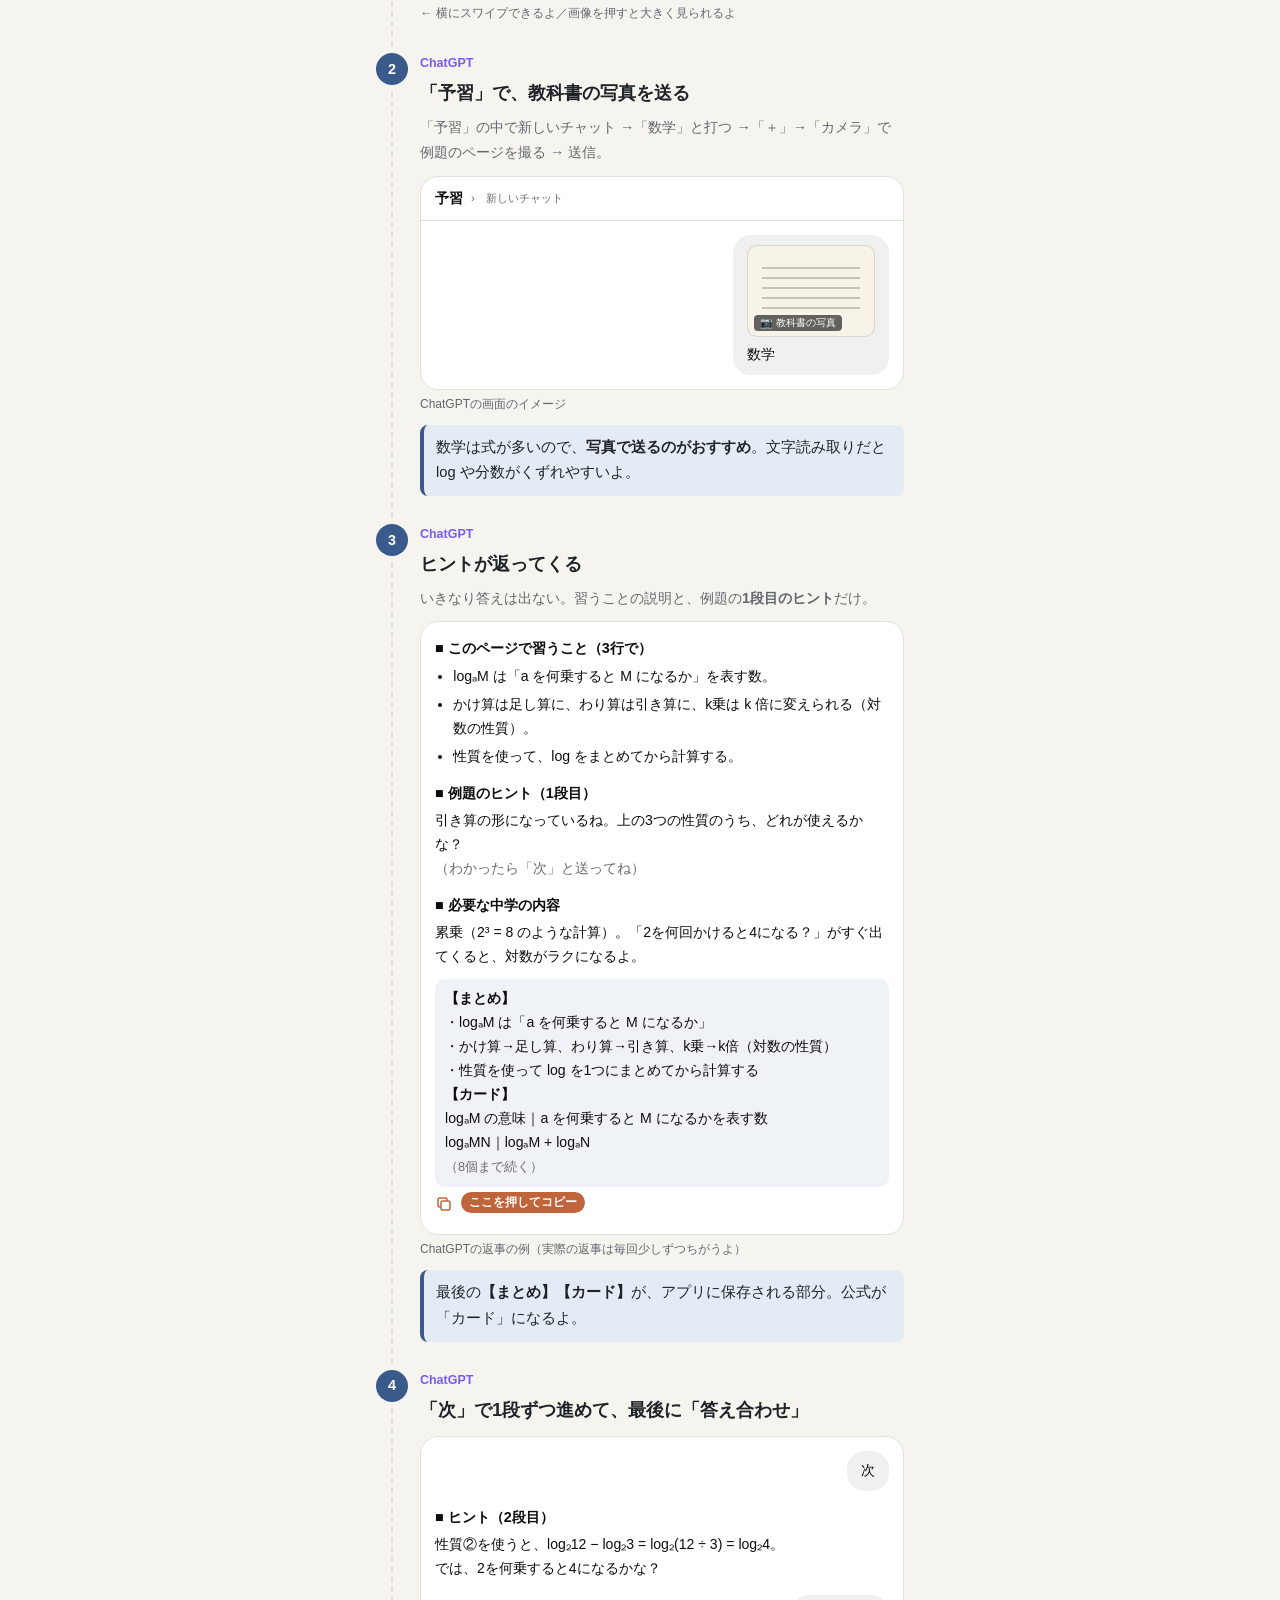
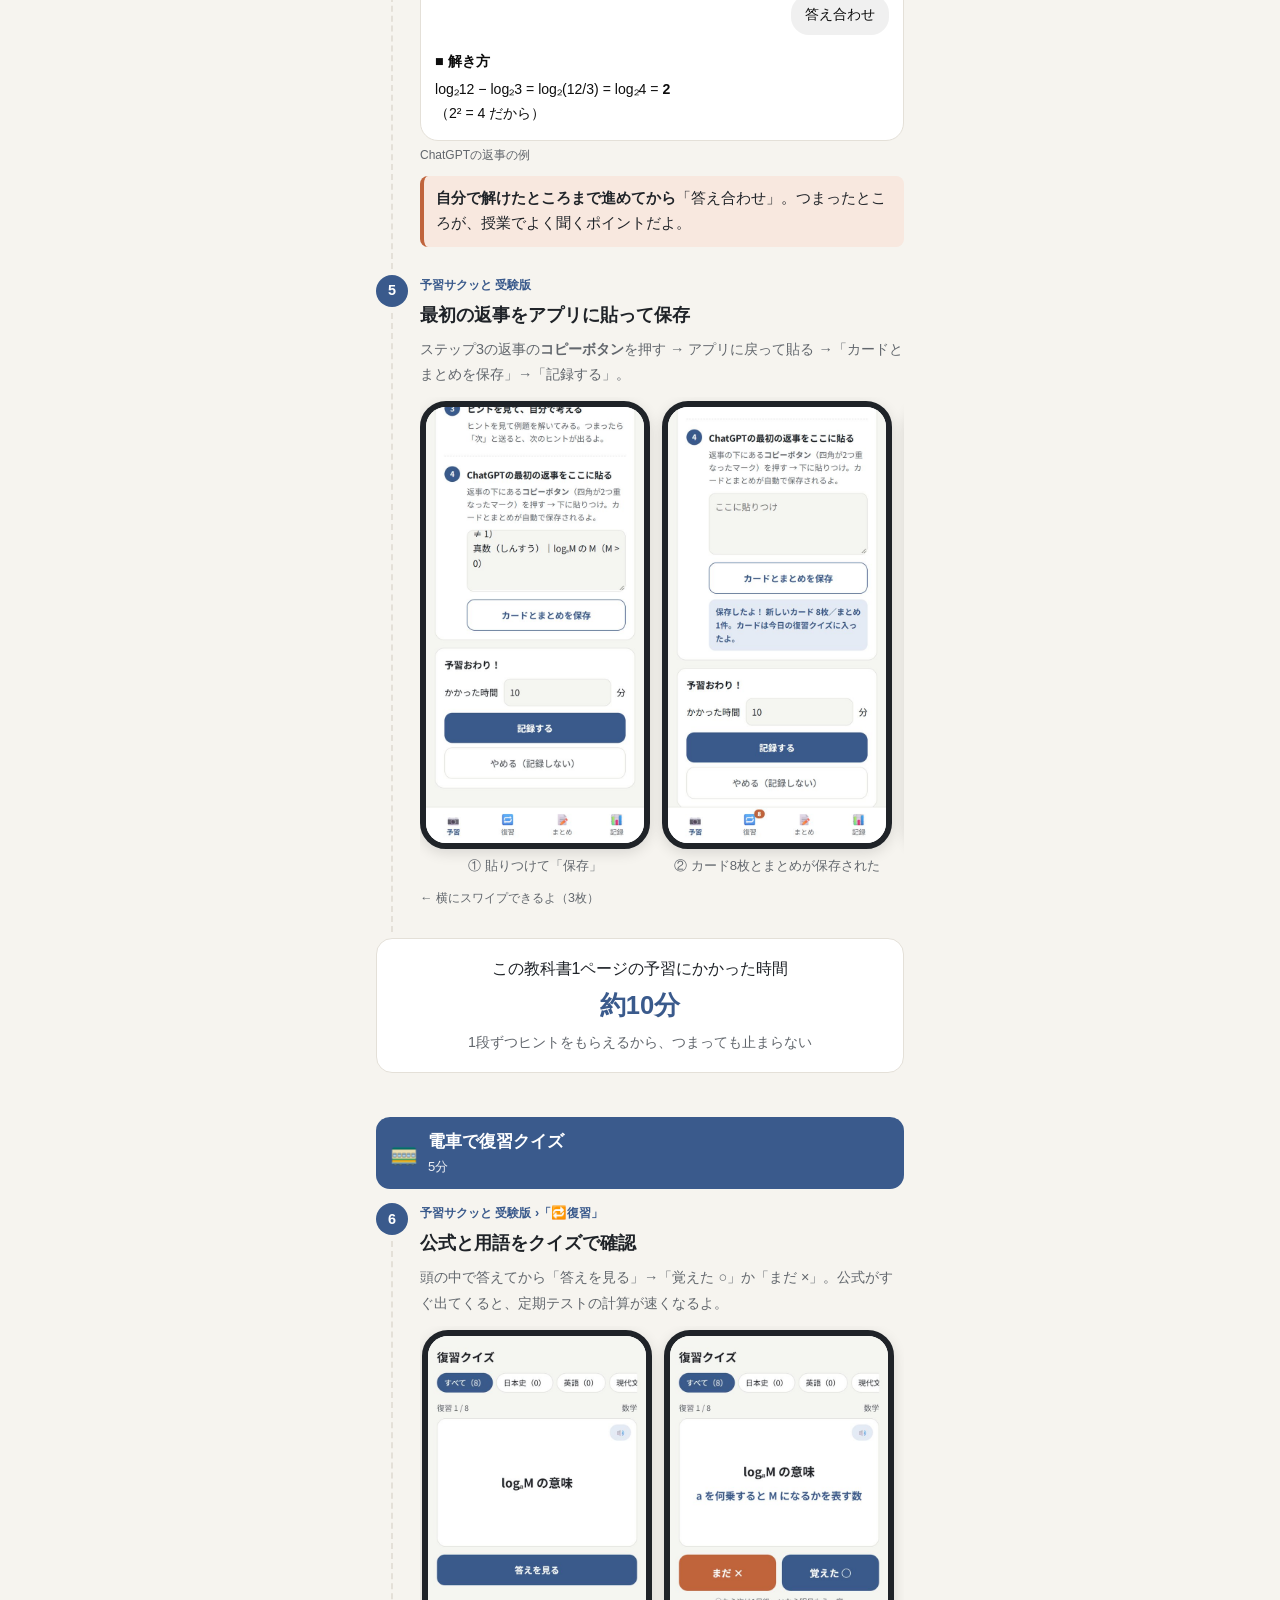
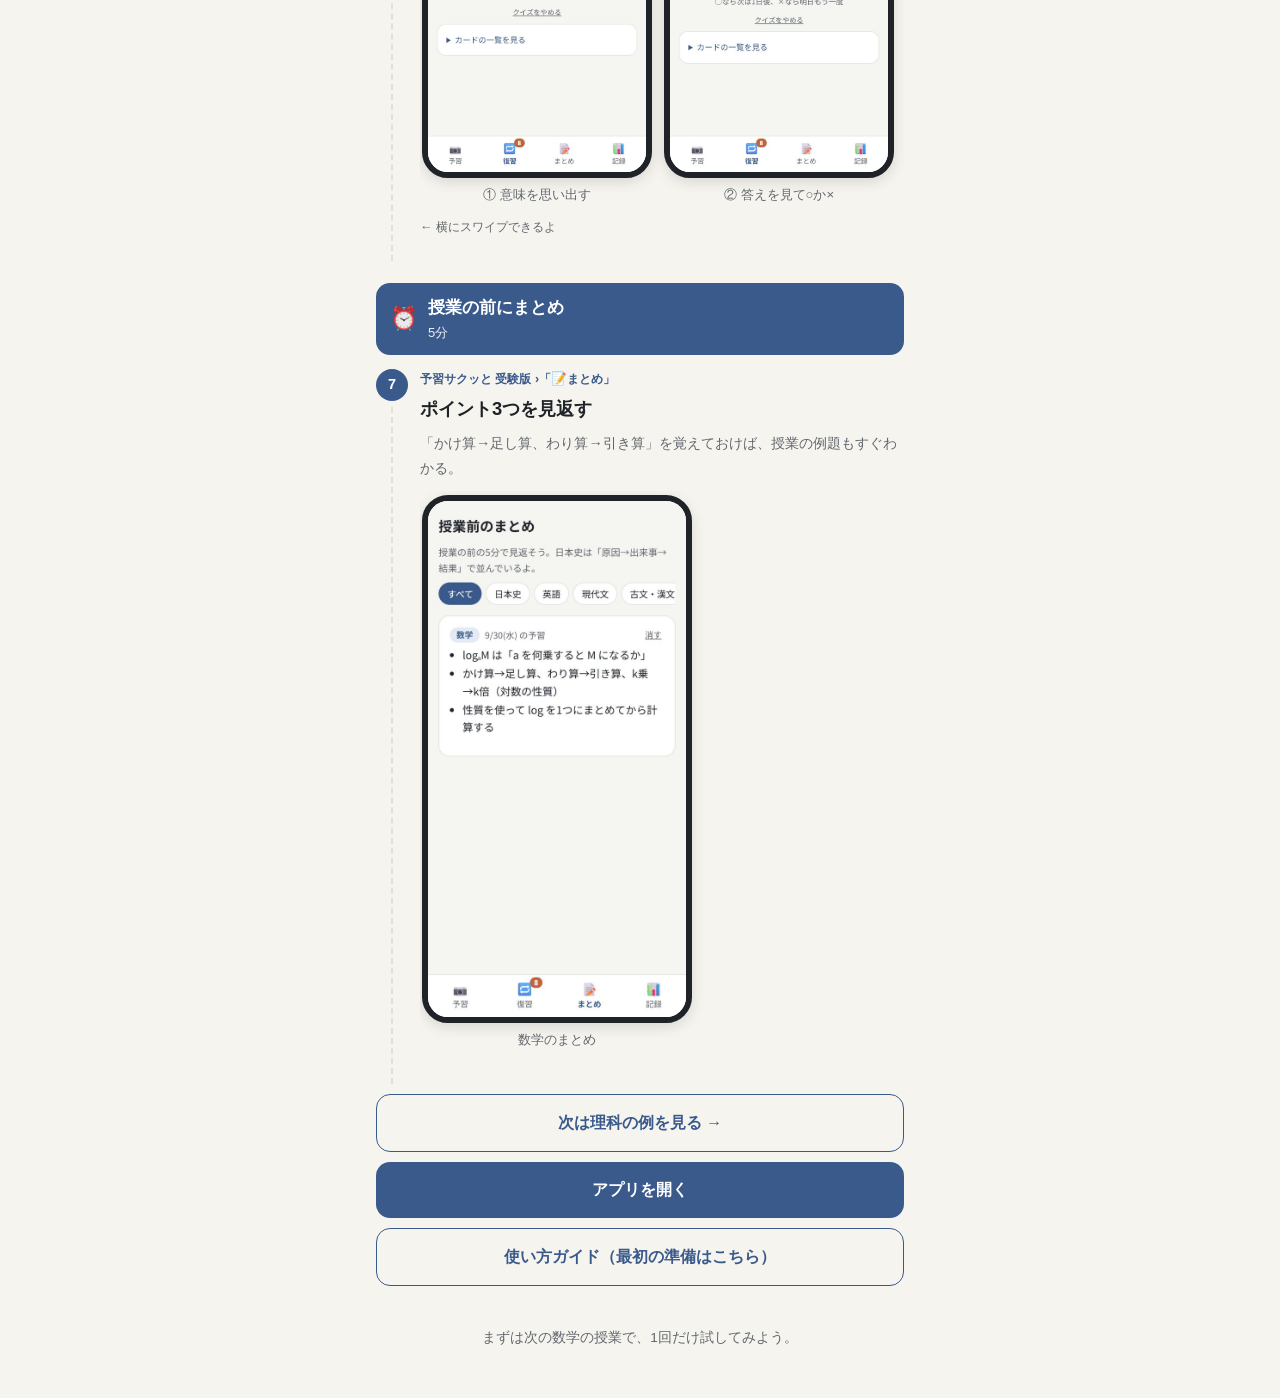
<file: demo-ma.html>
<!DOCTYPE html>
<html lang="ja">
<head>
<meta charset="UTF-8">
<meta name="viewport" content="width=device-width, initial-scale=1, viewport-fit=cover">
<meta name="robots" content="noindex">
<meta name="theme-color" content="#3a5a8c">
<title>予習サクッと 受験版 使ってみた例（数学）</title>
<meta name="description" content="数学（対数の性質）の教科書1ページを、予習サクッと 受験版とChatGPTで予習し、復習クイズまでやってみた実例">
<link rel="icon" href="favicon.png">
<link rel="apple-touch-icon" href="apple-touch-icon.png">
<link rel="stylesheet" href="demo/demo.css?v=2">
</head>
<body>
<div class="wrap">

  <nav class="subj-nav" aria-label="教科">
    <a href="demo.html">日本史</a>
    <a href="demo-en.html">英語</a>
    <a href="demo-ge.html">現代文</a>
    <a href="demo-ko.html">古文</a>
    <a href="demo-kan.html">漢文</a>
    <a href="demo-ma.html" class="on">数学</a>
    <a href="demo-sc.html">理科</a>
  </nav>
  <span class="tag">使ってみた例</span>
  <h1>数学の予習と復習を、<br>実際にやってみた</h1>
  <p>教科書の1ページを「予習サクッと 受験版」とChatGPTで予習して、復習クイズまで、順番に見せるよ。<br>アプリの画面は、<b>本物のアプリを実際に動かして撮ったもの</b>です。</p>
  <div class="flow">
    <span>🏠 <b>家で</b> 約10分</span>
    <span>🚃 <b>電車で</b> 5分</span>
    <span>⏰ <b>授業前</b> 5分</span>
  </div>

  <!-- 教科書 -->
  <h2 style="margin-top:32px">今回予習する教科書のページ</h2>
  <div class="textbook math">
    <div class="lesson">第5章　指数関数と対数関数</div>
    <h3>対数の性質</h3>
    <p><span class="f">a</span> &gt; 0、<span class="f">a</span> ≠ 1、<span class="f">M</span> &gt; 0 のとき、<span class="f">a<sup>p</sup></span> = <span class="f">M</span> となる <span class="f">p</span> を、<span class="f">a</span> を底とする <span class="f">M</span> の対数といい、log<sub><span class="f">a</span></sub><span class="f">M</span> と表す。<span class="f">M</span> を真数という。</p>
    <div class="def">
      <span class="t">対数の性質</span>
      <span class="f">M</span> &gt; 0、<span class="f">N</span> &gt; 0 で、<span class="f">k</span> が実数のとき<br>
      ① log<sub><span class="f">a</span></sub><span class="f">MN</span> = log<sub><span class="f">a</span></sub><span class="f">M</span> + log<sub><span class="f">a</span></sub><span class="f">N</span><br>
      ② log<sub><span class="f">a</span></sub>(<span class="f">M</span>/<span class="f">N</span>) = log<sub><span class="f">a</span></sub><span class="f">M</span> − log<sub><span class="f">a</span></sub><span class="f">N</span><br>
      ③ log<sub><span class="f">a</span></sub><span class="f">M<sup>k</sup></span> = <span class="f">k</span> log<sub><span class="f">a</span></sub><span class="f">M</span>
    </div>
    <div class="rei">
      <span class="t">例題 4</span>
      次の式を計算せよ。　log<sub>2</sub>12 − log<sub>2</sub>3
    </div>
    <div class="note">※ このデモのために作ったページです（本物の教科書ではありません）</div>
  </div>

  <!-- ===== 家で ===== -->
  <div class="scene-head"><span class="icon">🏠</span><div><b>家で予習する</b><span>約10分</span></div></div>

  <div class="step" data-no="1">
    <div class="where app">予習サクッと 受験版</div>
    <h2>「今日やること」で数学を選んで「はじめる」</h2>
    <p class="sub" style="margin:0">タップするとリストに入る。「はじめる」でタイマーが動いて、やることが順番に出てくる。</p>
    <div class="shots">
      <figure><div class="phone"><a href="demo/ma-01-plan.jpg"><img src="demo/ma-01-plan.jpg" alt="今日やることの画面。数学をタップしてリストに追加したところ" width="600" height="1200" loading="lazy"></a></div><figcaption>① 数学をタップ →「はじめる」</figcaption></figure>
      <figure><div class="phone"><a href="demo/ma-02-steps.jpg"><img src="demo/ma-02-steps.jpg" alt="数学の予習の手順が表示された画面" width="600" height="1200" loading="lazy"></a></div><figcaption>② 手順が出る</figcaption></figure>
    </div>
    <div class="swipe">← 横にスワイプできるよ／画像を押すと大きく見られるよ</div>
  </div>

  <div class="step" data-no="2">
    <div class="where chat">ChatGPT</div>
    <h2>「予習」で、教科書の写真を送る</h2>
    <p class="sub" style="margin:0">「予習」の中で新しいチャット →「数学」と打つ →「＋」→「カメラ」で例題のページを撮る → 送信。</p>
    <div class="gpt">
      <div class="bar">予習 <small>›　新しいチャット</small></div>
      <div class="body">
        <div class="user"><span class="photo-thumb"><span>📷 教科書の写真</span></span>数学</div>
      </div>
    </div>
    <div class="caption-img">ChatGPTの画面のイメージ</div>
    <div class="point">数学は式が多いので、<b>写真で送るのがおすすめ</b>。文字読み取りだと log や分数がくずれやすいよ。</div>
  </div>

  <div class="step" data-no="3">
    <div class="where chat">ChatGPT</div>
    <h2>ヒントが返ってくる</h2>
    <p class="sub" style="margin:0">いきなり答えは出ない。習うことの説明と、例題の<b>1段目のヒント</b>だけ。</p>
    <div class="gpt">
      <div class="body">
        <div class="ai">
          <h4>■ このページで習うこと（3行で）</h4>
          <ul>
            <li>logₐM は「a を何乗すると M になるか」を表す数。</li>
            <li>かけ算は足し算に、わり算は引き算に、k乗は k 倍に変えられる（対数の性質）。</li>
            <li>性質を使って、log をまとめてから計算する。</li>
          </ul>
          <h4>■ 例題のヒント（1段目）</h4>
          <p style="margin:0">引き算の形になっているね。上の3つの性質のうち、どれが使えるかな？<br><span class="hint">（わかったら「次」と送ってね）</span></p>
          <h4>■ 必要な中学の内容</h4>
          <p style="margin:0">累乗（2³ = 8 のような計算）。「2を何回かけると4になる？」がすぐ出てくると、対数がラクになるよ。</p>
          <div class="fmt">
            <b>【まとめ】</b><br>
            ・logₐM は「a を何乗すると M になるか」<br>
            ・かけ算→足し算、わり算→引き算、k乗→k倍（対数の性質）<br>
            ・性質を使って log を1つにまとめてから計算する<br>
            <b>【カード】</b><br>
            logₐM の意味｜a を何乗すると M になるかを表す数<br>
            logₐMN｜logₐM + logₐN<br>
            <span class="more">（8個まで続く）</span>
          </div>
          <div class="tools" aria-label="返事の下のボタン">
            <span class="copy" aria-label="コピー"><svg viewBox="0 0 24 24" fill="none" stroke="currentColor" stroke-width="2"><rect x="8" y="8" width="12" height="12" rx="2"/><path d="M16 8V6a2 2 0 0 0-2-2H6a2 2 0 0 0-2 2v8a2 2 0 0 0 2 2h2"/></svg></span>
          </div>
        </div>
      </div>
    </div>
    <div class="caption-img">ChatGPTの返事の例（実際の返事は毎回少しずつちがうよ）</div>
    <div class="point">最後の<b>【まとめ】【カード】</b>が、アプリに保存される部分。公式が「カード」になるよ。</div>
  </div>

  <div class="step" data-no="4">
    <div class="where chat">ChatGPT</div>
    <h2>「次」で1段ずつ進めて、最後に「答え合わせ」</h2>
    <div class="gpt">
      <div class="body">
        <div class="user">次</div>
        <div class="ai">
          <h4>■ ヒント（2段目）</h4>
          <p style="margin:0">性質②を使うと、log₂12 − log₂3 = log₂(12 ÷ 3) = log₂4。<br>では、2を何乗すると4になるかな？</p>
        </div>
        <div class="user">答え合わせ</div>
        <div class="ai">
          <h4>■ 解き方</h4>
          <p style="margin:0">log₂12 − log₂3 = log₂(12/3) = log₂4 = <b>2</b><br>（2² = 4 だから）</p>
        </div>
      </div>
    </div>
    <div class="caption-img">ChatGPTの返事の例</div>
    <div class="point warm"><b>自分で解けたところまで進めてから</b>「答え合わせ」。つまったところが、授業でよく聞くポイントだよ。</div>
  </div>

  <div class="step" data-no="5">
    <div class="where app">予習サクッと 受験版</div>
    <h2>最初の返事をアプリに貼って保存</h2>
    <p class="sub" style="margin:0">ステップ3の返事の<b>コピーボタン</b>を押す → アプリに戻って貼る →「カードとまとめを保存」→「記録する」。</p>
    <div class="shots">
      <figure><div class="phone"><a href="demo/ma-03-paste.jpg"><img src="demo/ma-03-paste.jpg" alt="ChatGPTの返事を貼りつけた画面" width="600" height="1200" loading="lazy"></a></div><figcaption>① 貼りつけて「保存」</figcaption></figure>
      <figure><div class="phone"><a href="demo/ma-04-saved.jpg"><img src="demo/ma-04-saved.jpg" alt="新しいカード8枚、まとめ1件を保存したと表示されている" width="600" height="1200" loading="lazy"></a></div><figcaption>② カード8枚とまとめが保存された</figcaption></figure>
      <figure><div class="phone"><a href="demo/ma-05-done.jpg"><img src="demo/ma-05-done.jpg" alt="今日やることの数学に✓がつき、復習クイズ8枚が表示されている" width="600" height="1200" loading="lazy"></a></div><figcaption>③「記録する」で ✓</figcaption></figure>
    </div>
    <div class="swipe">← 横にスワイプできるよ（3枚）</div>
  </div>

  <div class="total">この教科書1ページの予習にかかった時間<br><b>約10分</b><br><span class="sub">1段ずつヒントをもらえるから、つまっても止まらない</span></div>

  <!-- ===== 電車で ===== -->
  <div class="scene-head"><span class="icon">🚃</span><div><b>電車で復習クイズ</b><span>5分</span></div></div>
  <div class="step" data-no="6">
    <div class="where app">予習サクッと 受験版 ›「🔁復習」</div>
    <h2>公式と用語をクイズで確認</h2>
    <p class="sub" style="margin:0">頭の中で答えてから「答えを見る」→「覚えた ○」か「まだ ×」。公式がすぐ出てくると、定期テストの計算が速くなるよ。</p>
    <div class="shots">
      <figure><div class="phone"><a href="demo/ma-07-quiz-q.jpg"><img src="demo/ma-07-quiz-q.jpg" alt="クイズの問題。logₐM の意味 と表示されている" width="600" height="1200" loading="lazy"></a></div><figcaption>① 意味を思い出す</figcaption></figure>
      <figure><div class="phone"><a href="demo/ma-08-quiz-a.jpg"><img src="demo/ma-08-quiz-a.jpg" alt="クイズの答え。a を何乗すると M になるかを表す数 と表示されている" width="600" height="1200" loading="lazy"></a></div><figcaption>② 答えを見て○か×</figcaption></figure>
    </div>
    <div class="swipe">← 横にスワイプできるよ</div>
  </div>

  <!-- ===== 授業前 ===== -->
  <div class="scene-head"><span class="icon">⏰</span><div><b>授業の前にまとめ</b><span>5分</span></div></div>
  <div class="step" data-no="7">
    <div class="where app">予習サクッと 受験版 ›「📝まとめ」</div>
    <h2>ポイント3つを見返す</h2>
    <p class="sub" style="margin:0">「かけ算→足し算、わり算→引き算」を覚えておけば、授業の例題もすぐわかる。</p>
    <div class="shots one">
      <figure><div class="phone"><a href="demo/ma-11-notes.jpg"><img src="demo/ma-11-notes.jpg" alt="授業前のまとめ画面。数学のポイントが3つ並んでいる" width="600" height="1200" loading="lazy"></a></div><figcaption>数学のまとめ</figcaption></figure>
    </div>
  </div>

  <div style="display:grid;gap:10px;margin-top:32px">
    <a class="btn ghost" href="demo-sc.html">次は理科の例を見る →</a>
    <a class="btn" href="./">アプリを開く</a>
    <a class="btn ghost" href="guide.html#junbi">使い方ガイド（最初の準備はこちら）</a>
  </div>
  <footer>まずは次の数学の授業で、1回だけ試してみよう。</footer>
</div>
</body>
</html>
</file>
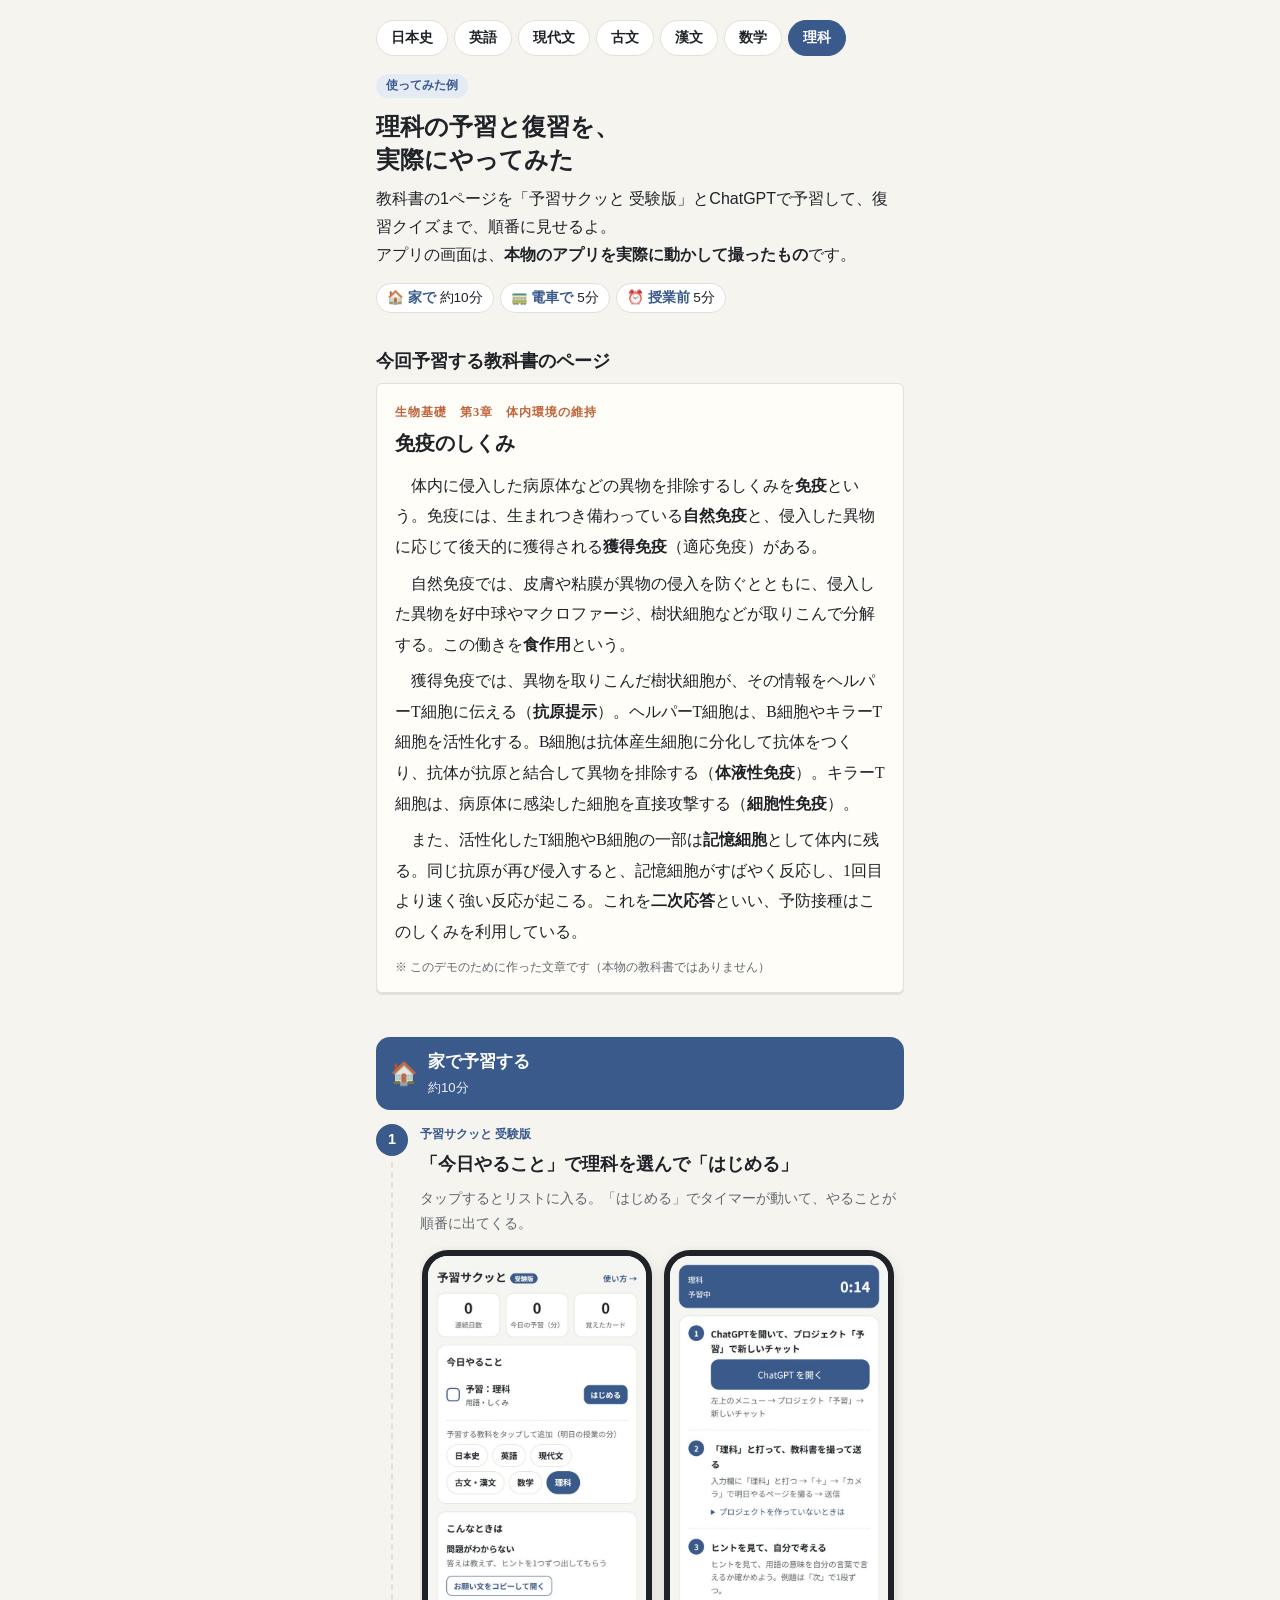
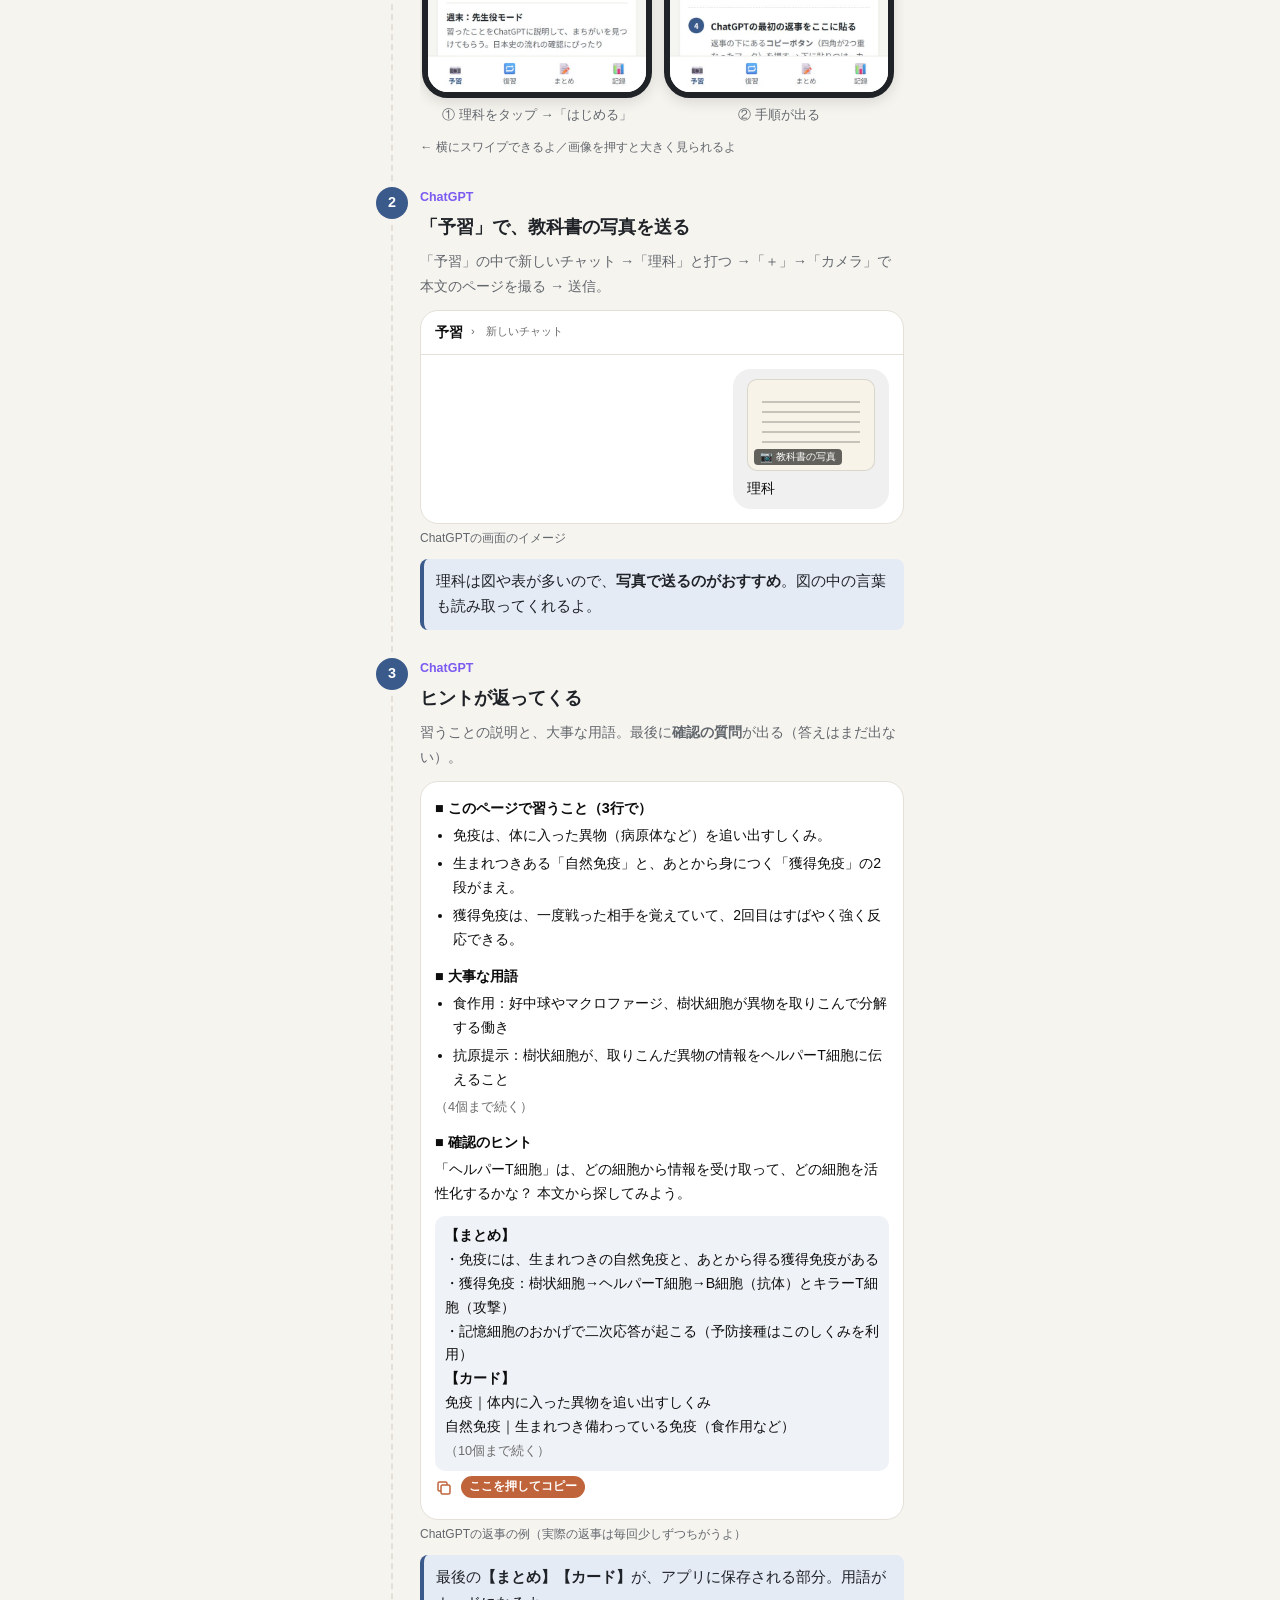
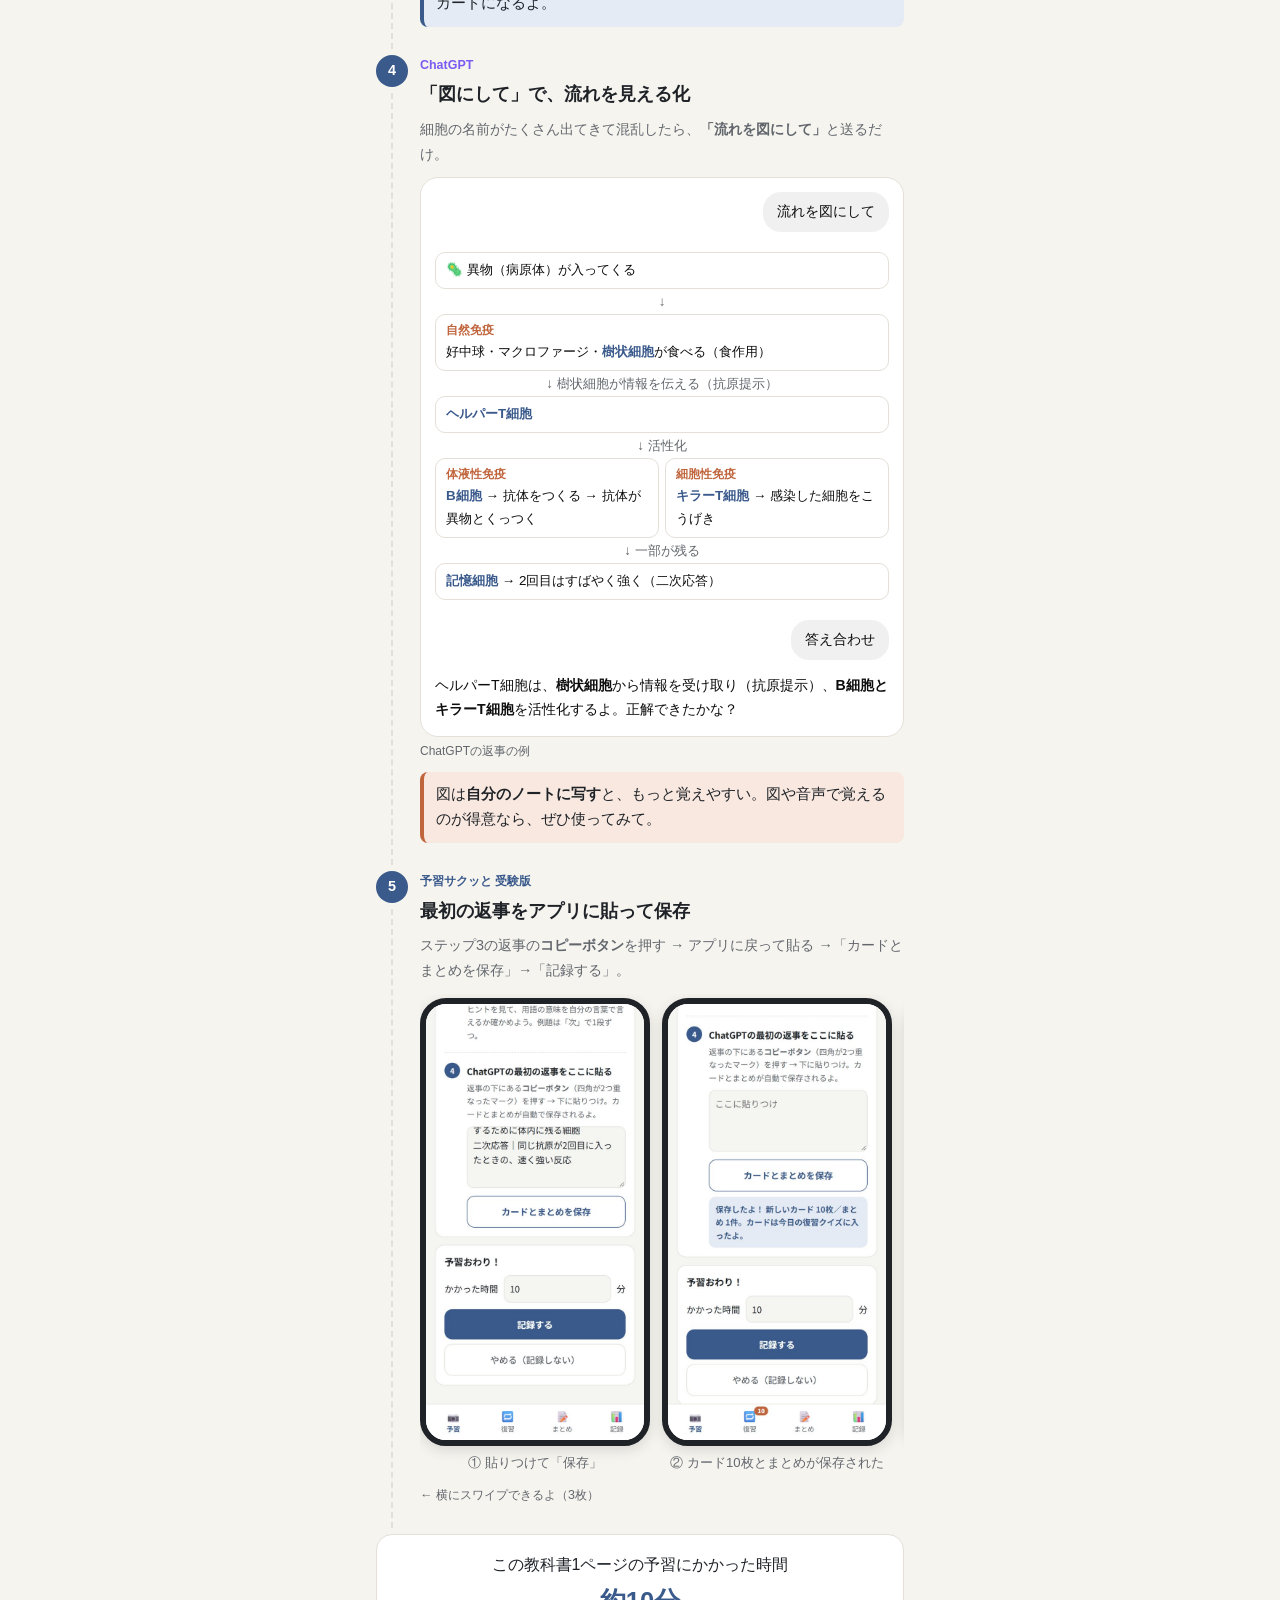
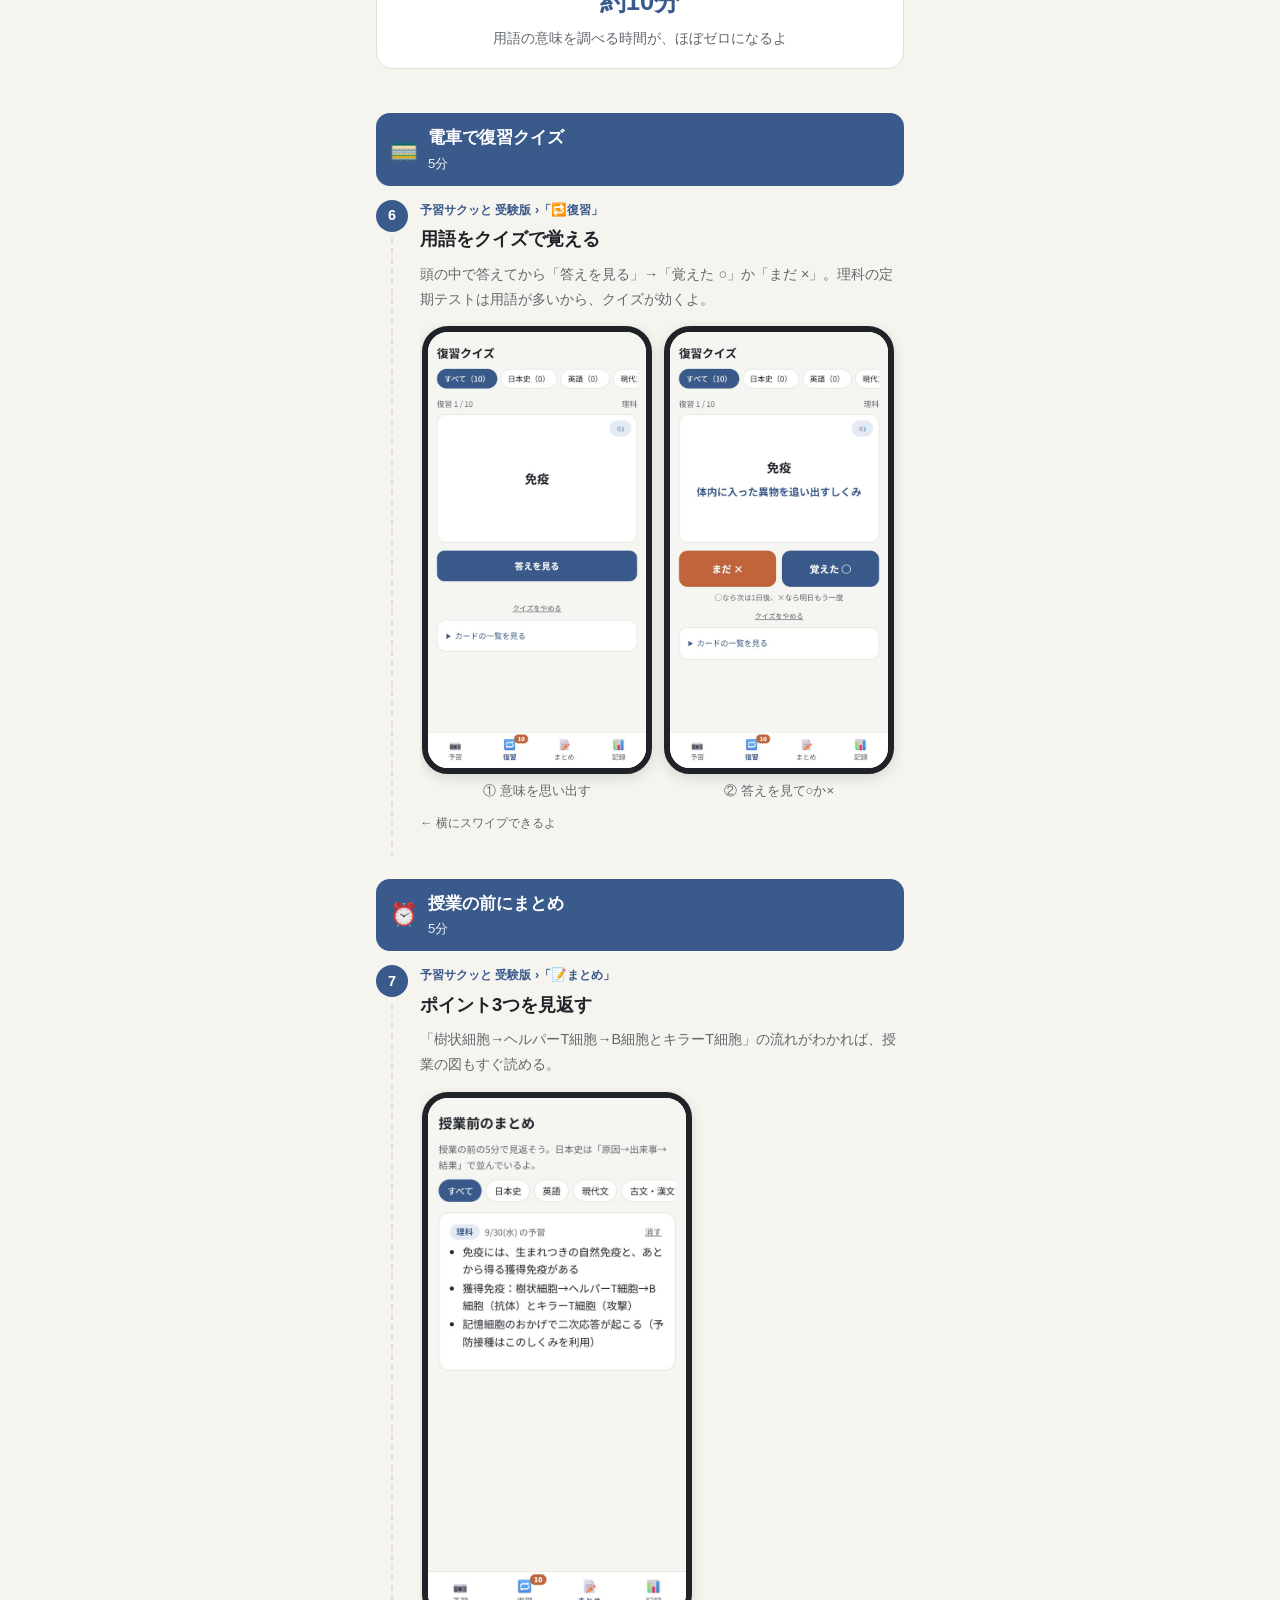
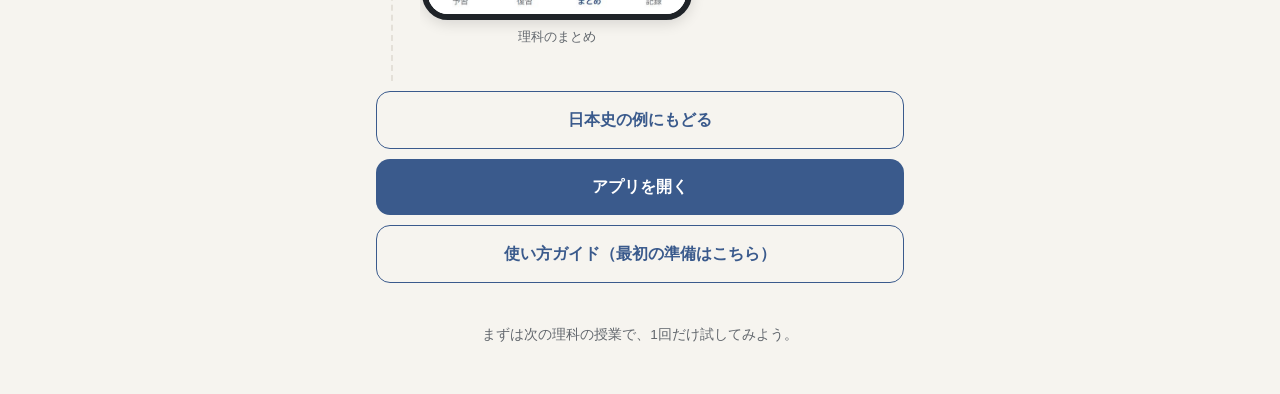
<file: demo-sc.html>
<!DOCTYPE html>
<html lang="ja">
<head>
<meta charset="UTF-8">
<meta name="viewport" content="width=device-width, initial-scale=1, viewport-fit=cover">
<meta name="robots" content="noindex">
<meta name="theme-color" content="#3a5a8c">
<title>予習サクッと 受験版 使ってみた例（理科）</title>
<meta name="description" content="理科（生物基礎・免疫のしくみ）の教科書1ページを、予習サクッと 受験版とChatGPTで予習し、復習クイズまでやってみた実例">
<link rel="icon" href="favicon.png">
<link rel="apple-touch-icon" href="apple-touch-icon.png">
<link rel="stylesheet" href="demo/demo.css?v=2">
<style>
  .diagram { display: grid; gap: 6px; font-size: .84rem; margin: 6px 0; }
  .diagram .node { background: var(--card); border: 1px solid var(--line); border-radius: 10px; padding: 6px 10px; }
  .diagram .node b { color: var(--accent); }
  .diagram .arrow { text-align: center; color: var(--sub); line-height: 1; }
  .diagram .two { display: grid; grid-template-columns: 1fr 1fr; gap: 6px; }
  .diagram .tag2 { display: block; font-size: .72rem; color: var(--warm); font-weight: 800; }
</style>
</head>
<body>
<div class="wrap">

  <nav class="subj-nav" aria-label="教科">
    <a href="demo.html">日本史</a>
    <a href="demo-en.html">英語</a>
    <a href="demo-ge.html">現代文</a>
    <a href="demo-ko.html">古文</a>
    <a href="demo-kan.html">漢文</a>
    <a href="demo-ma.html">数学</a>
    <a href="demo-sc.html" class="on">理科</a>
  </nav>
  <span class="tag">使ってみた例</span>
  <h1>理科の予習と復習を、<br>実際にやってみた</h1>
  <p>教科書の1ページを「予習サクッと 受験版」とChatGPTで予習して、復習クイズまで、順番に見せるよ。<br>アプリの画面は、<b>本物のアプリを実際に動かして撮ったもの</b>です。</p>
  <div class="flow">
    <span>🏠 <b>家で</b> 約10分</span>
    <span>🚃 <b>電車で</b> 5分</span>
    <span>⏰ <b>授業前</b> 5分</span>
  </div>

  <!-- 教科書 -->
  <h2 style="margin-top:32px">今回予習する教科書のページ</h2>
  <div class="textbook jp">
    <div class="lesson">生物基礎　第3章　体内環境の維持</div>
    <h3>免疫のしくみ</h3>
    <p>体内に侵入した病原体などの異物を排除するしくみを<b>免疫</b>という。免疫には、生まれつき備わっている<b>自然免疫</b>と、侵入した異物に応じて後天的に獲得される<b>獲得免疫</b>（適応免疫）がある。</p>
    <p>自然免疫では、皮膚や粘膜が異物の侵入を防ぐとともに、侵入した異物を好中球やマクロファージ、樹状細胞などが取りこんで分解する。この働きを<b>食作用</b>という。</p>
    <p>獲得免疫では、異物を取りこんだ樹状細胞が、その情報をヘルパーT細胞に伝える（<b>抗原提示</b>）。ヘルパーT細胞は、B細胞やキラーT細胞を活性化する。B細胞は抗体産生細胞に分化して抗体をつくり、抗体が抗原と結合して異物を排除する（<b>体液性免疫</b>）。キラーT細胞は、病原体に感染した細胞を直接攻撃する（<b>細胞性免疫</b>）。</p>
    <p>また、活性化したT細胞やB細胞の一部は<b>記憶細胞</b>として体内に残る。同じ抗原が再び侵入すると、記憶細胞がすばやく反応し、1回目より速く強い反応が起こる。これを<b>二次応答</b>といい、予防接種はこのしくみを利用している。</p>
    <div class="note">※ このデモのために作った文章です（本物の教科書ではありません）</div>
  </div>

  <!-- ===== 家で ===== -->
  <div class="scene-head"><span class="icon">🏠</span><div><b>家で予習する</b><span>約10分</span></div></div>

  <div class="step" data-no="1">
    <div class="where app">予習サクッと 受験版</div>
    <h2>「今日やること」で理科を選んで「はじめる」</h2>
    <p class="sub" style="margin:0">タップするとリストに入る。「はじめる」でタイマーが動いて、やることが順番に出てくる。</p>
    <div class="shots">
      <figure><div class="phone"><a href="demo/sc-01-plan.jpg"><img src="demo/sc-01-plan.jpg" alt="今日やることの画面。理科をタップしてリストに追加したところ" width="600" height="1200" loading="lazy"></a></div><figcaption>① 理科をタップ →「はじめる」</figcaption></figure>
      <figure><div class="phone"><a href="demo/sc-02-steps.jpg"><img src="demo/sc-02-steps.jpg" alt="理科の予習の手順が表示された画面" width="600" height="1200" loading="lazy"></a></div><figcaption>② 手順が出る</figcaption></figure>
    </div>
    <div class="swipe">← 横にスワイプできるよ／画像を押すと大きく見られるよ</div>
  </div>

  <div class="step" data-no="2">
    <div class="where chat">ChatGPT</div>
    <h2>「予習」で、教科書の写真を送る</h2>
    <p class="sub" style="margin:0">「予習」の中で新しいチャット →「理科」と打つ →「＋」→「カメラ」で本文のページを撮る → 送信。</p>
    <div class="gpt">
      <div class="bar">予習 <small>›　新しいチャット</small></div>
      <div class="body">
        <div class="user"><span class="photo-thumb"><span>📷 教科書の写真</span></span>理科</div>
      </div>
    </div>
    <div class="caption-img">ChatGPTの画面のイメージ</div>
    <div class="point">理科は図や表が多いので、<b>写真で送るのがおすすめ</b>。図の中の言葉も読み取ってくれるよ。</div>
  </div>

  <div class="step" data-no="3">
    <div class="where chat">ChatGPT</div>
    <h2>ヒントが返ってくる</h2>
    <p class="sub" style="margin:0">習うことの説明と、大事な用語。最後に<b>確認の質問</b>が出る（答えはまだ出ない）。</p>
    <div class="gpt">
      <div class="body">
        <div class="ai">
          <h4>■ このページで習うこと（3行で）</h4>
          <ul>
            <li>免疫は、体に入った異物（病原体など）を追い出すしくみ。</li>
            <li>生まれつきある「自然免疫」と、あとから身につく「獲得免疫」の2段がまえ。</li>
            <li>獲得免疫は、一度戦った相手を覚えていて、2回目はすばやく強く反応できる。</li>
          </ul>
          <h4>■ 大事な用語</h4>
          <ul>
            <li>食作用：好中球やマクロファージ、樹状細胞が異物を取りこんで分解する働き</li>
            <li>抗原提示：樹状細胞が、取りこんだ異物の情報をヘルパーT細胞に伝えること</li>
          </ul>
          <div class="more">（4個まで続く）</div>
          <h4>■ 確認のヒント</h4>
          <p style="margin:0">「ヘルパーT細胞」は、どの細胞から情報を受け取って、どの細胞を活性化するかな？ 本文から探してみよう。</p>
          <div class="fmt">
            <b>【まとめ】</b><br>
            ・免疫には、生まれつきの自然免疫と、あとから得る獲得免疫がある<br>
            ・獲得免疫：樹状細胞→ヘルパーT細胞→B細胞（抗体）とキラーT細胞（攻撃）<br>
            ・記憶細胞のおかげで二次応答が起こる（予防接種はこのしくみを利用）<br>
            <b>【カード】</b><br>
            免疫｜体内に入った異物を追い出すしくみ<br>
            自然免疫｜生まれつき備わっている免疫（食作用など）<br>
            <span class="more">（10個まで続く）</span>
          </div>
          <div class="tools" aria-label="返事の下のボタン">
            <span class="copy" aria-label="コピー"><svg viewBox="0 0 24 24" fill="none" stroke="currentColor" stroke-width="2"><rect x="8" y="8" width="12" height="12" rx="2"/><path d="M16 8V6a2 2 0 0 0-2-2H6a2 2 0 0 0-2 2v8a2 2 0 0 0 2 2h2"/></svg></span>
          </div>
        </div>
      </div>
    </div>
    <div class="caption-img">ChatGPTの返事の例（実際の返事は毎回少しずつちがうよ）</div>
    <div class="point">最後の<b>【まとめ】【カード】</b>が、アプリに保存される部分。用語がカードになるよ。</div>
  </div>

  <div class="step" data-no="4">
    <div class="where chat">ChatGPT</div>
    <h2>「図にして」で、流れを見える化</h2>
    <p class="sub" style="margin:0">細胞の名前がたくさん出てきて混乱したら、<b>「流れを図にして」</b>と送るだけ。</p>
    <div class="gpt">
      <div class="body">
        <div class="user">流れを図にして</div>
        <div class="ai">
          <div class="diagram" aria-label="免疫の流れの図">
            <div class="node">🦠 異物（病原体）が入ってくる</div>
            <div class="arrow">↓</div>
            <div class="node"><span class="tag2">自然免疫</span>好中球・マクロファージ・<b>樹状細胞</b>が食べる（食作用）</div>
            <div class="arrow">↓ 樹状細胞が情報を伝える（抗原提示）</div>
            <div class="node"><b>ヘルパーT細胞</b></div>
            <div class="arrow">↓ 活性化</div>
            <div class="two">
              <div class="node"><span class="tag2">体液性免疫</span><b>B細胞</b> → 抗体をつくる → 抗体が異物とくっつく</div>
              <div class="node"><span class="tag2">細胞性免疫</span><b>キラーT細胞</b> → 感染した細胞をこうげき</div>
            </div>
            <div class="arrow">↓ 一部が残る</div>
            <div class="node"><b>記憶細胞</b> → 2回目はすばやく強く（二次応答）</div>
          </div>
        </div>
        <div class="user">答え合わせ</div>
        <div class="ai">
          <p style="margin:0">ヘルパーT細胞は、<b>樹状細胞</b>から情報を受け取り（抗原提示）、<b>B細胞とキラーT細胞</b>を活性化するよ。正解できたかな？</p>
        </div>
      </div>
    </div>
    <div class="caption-img">ChatGPTの返事の例</div>
    <div class="point warm">図は<b>自分のノートに写す</b>と、もっと覚えやすい。図や音声で覚えるのが得意なら、ぜひ使ってみて。</div>
  </div>

  <div class="step" data-no="5">
    <div class="where app">予習サクッと 受験版</div>
    <h2>最初の返事をアプリに貼って保存</h2>
    <p class="sub" style="margin:0">ステップ3の返事の<b>コピーボタン</b>を押す → アプリに戻って貼る →「カードとまとめを保存」→「記録する」。</p>
    <div class="shots">
      <figure><div class="phone"><a href="demo/sc-03-paste.jpg"><img src="demo/sc-03-paste.jpg" alt="ChatGPTの返事を貼りつけた画面" width="600" height="1200" loading="lazy"></a></div><figcaption>① 貼りつけて「保存」</figcaption></figure>
      <figure><div class="phone"><a href="demo/sc-04-saved.jpg"><img src="demo/sc-04-saved.jpg" alt="新しいカード10枚、まとめ1件を保存したと表示されている" width="600" height="1200" loading="lazy"></a></div><figcaption>② カード10枚とまとめが保存された</figcaption></figure>
      <figure><div class="phone"><a href="demo/sc-05-done.jpg"><img src="demo/sc-05-done.jpg" alt="今日やることの理科に✓がつき、復習クイズ10枚が表示されている" width="600" height="1200" loading="lazy"></a></div><figcaption>③「記録する」で ✓</figcaption></figure>
    </div>
    <div class="swipe">← 横にスワイプできるよ（3枚）</div>
  </div>

  <div class="total">この教科書1ページの予習にかかった時間<br><b>約10分</b><br><span class="sub">用語の意味を調べる時間が、ほぼゼロになるよ</span></div>

  <!-- ===== 電車で ===== -->
  <div class="scene-head"><span class="icon">🚃</span><div><b>電車で復習クイズ</b><span>5分</span></div></div>
  <div class="step" data-no="6">
    <div class="where app">予習サクッと 受験版 ›「🔁復習」</div>
    <h2>用語をクイズで覚える</h2>
    <p class="sub" style="margin:0">頭の中で答えてから「答えを見る」→「覚えた ○」か「まだ ×」。理科の定期テストは用語が多いから、クイズが効くよ。</p>
    <div class="shots">
      <figure><div class="phone"><a href="demo/sc-07-quiz-q.jpg"><img src="demo/sc-07-quiz-q.jpg" alt="クイズの問題。免疫 と表示されている" width="600" height="1200" loading="lazy"></a></div><figcaption>① 意味を思い出す</figcaption></figure>
      <figure><div class="phone"><a href="demo/sc-08-quiz-a.jpg"><img src="demo/sc-08-quiz-a.jpg" alt="クイズの答え。体内に入った異物を追い出すしくみ と表示されている" width="600" height="1200" loading="lazy"></a></div><figcaption>② 答えを見て○か×</figcaption></figure>
    </div>
    <div class="swipe">← 横にスワイプできるよ</div>
  </div>

  <!-- ===== 授業前 ===== -->
  <div class="scene-head"><span class="icon">⏰</span><div><b>授業の前にまとめ</b><span>5分</span></div></div>
  <div class="step" data-no="7">
    <div class="where app">予習サクッと 受験版 ›「📝まとめ」</div>
    <h2>ポイント3つを見返す</h2>
    <p class="sub" style="margin:0">「樹状細胞→ヘルパーT細胞→B細胞とキラーT細胞」の流れがわかれば、授業の図もすぐ読める。</p>
    <div class="shots one">
      <figure><div class="phone"><a href="demo/sc-11-notes.jpg"><img src="demo/sc-11-notes.jpg" alt="授業前のまとめ画面。理科のポイントが3つ並んでいる" width="600" height="1200" loading="lazy"></a></div><figcaption>理科のまとめ</figcaption></figure>
    </div>
  </div>

  <div style="display:grid;gap:10px;margin-top:32px">
    <a class="btn ghost" href="demo.html">日本史の例にもどる</a>
    <a class="btn" href="./">アプリを開く</a>
    <a class="btn ghost" href="guide.html#junbi">使い方ガイド（最初の準備はこちら）</a>
  </div>
  <footer>まずは次の理科の授業で、1回だけ試してみよう。</footer>
</div>
</body>
</html>
</file>
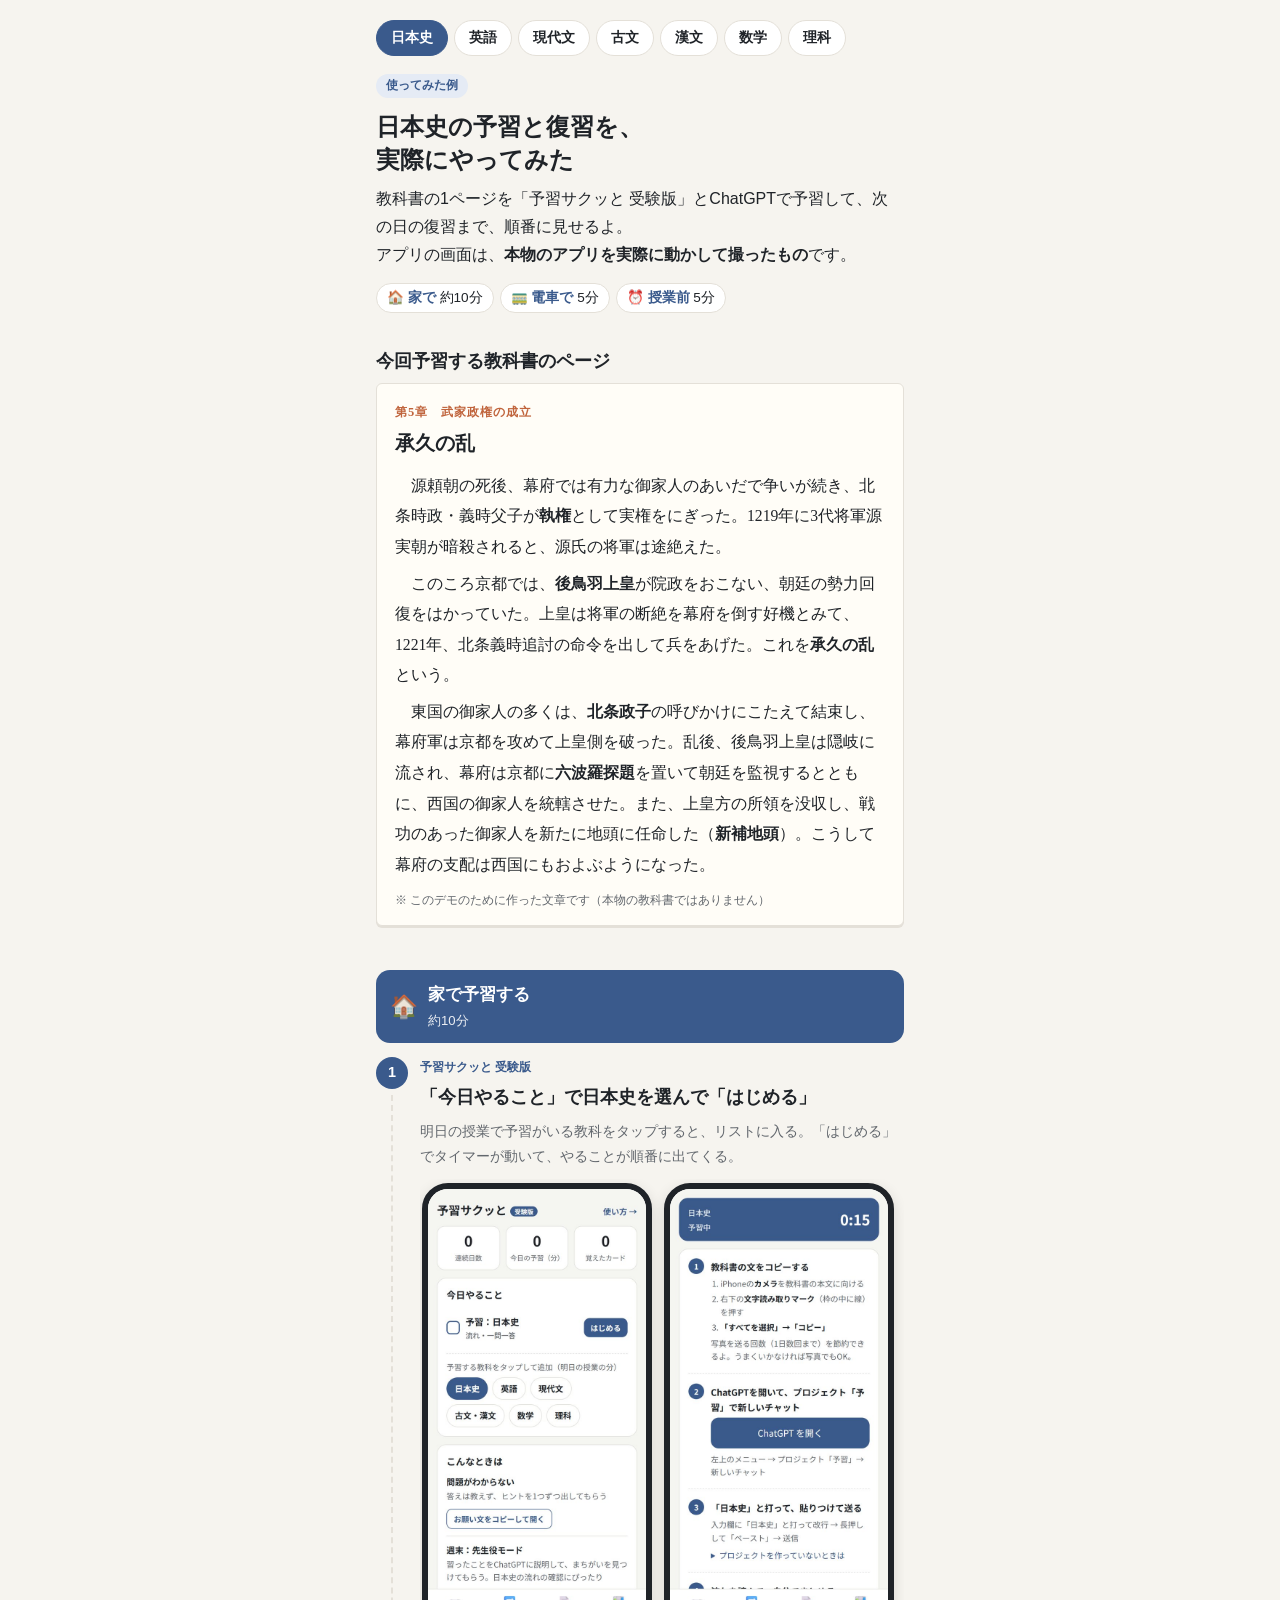
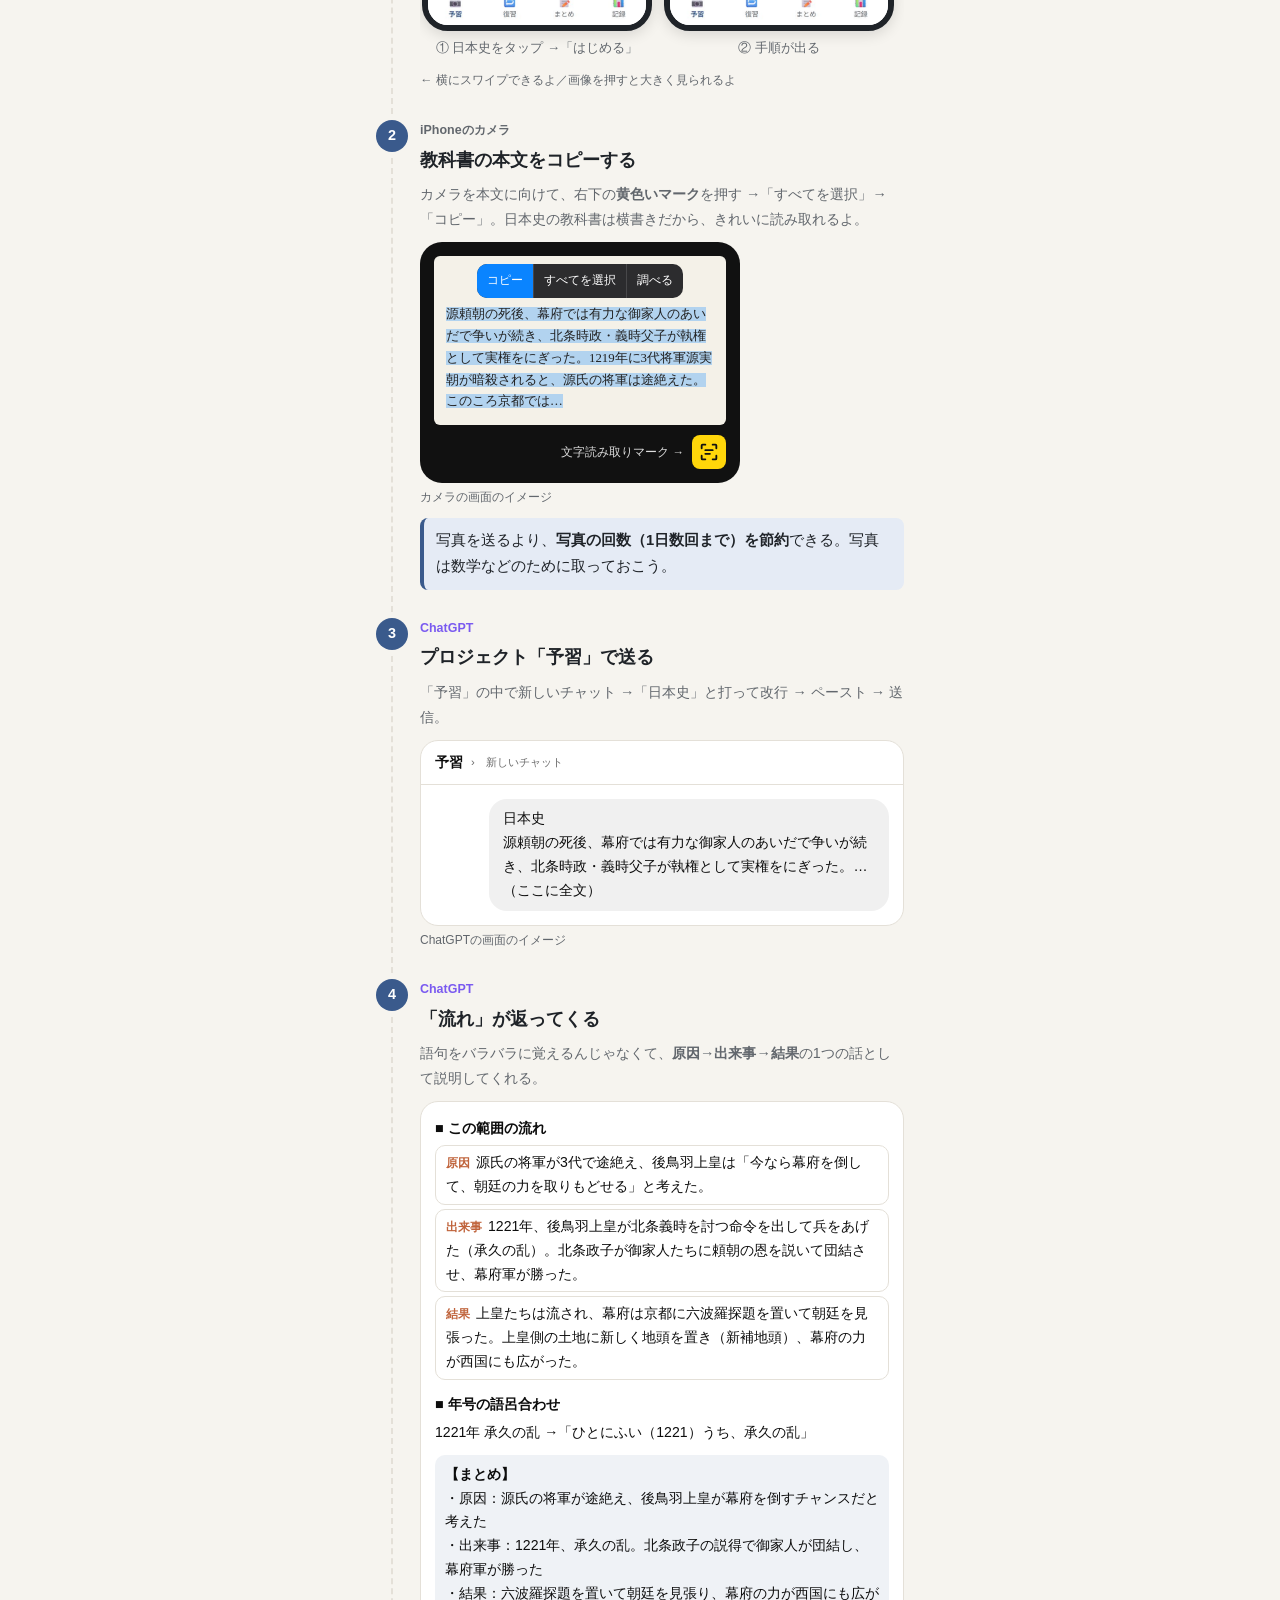
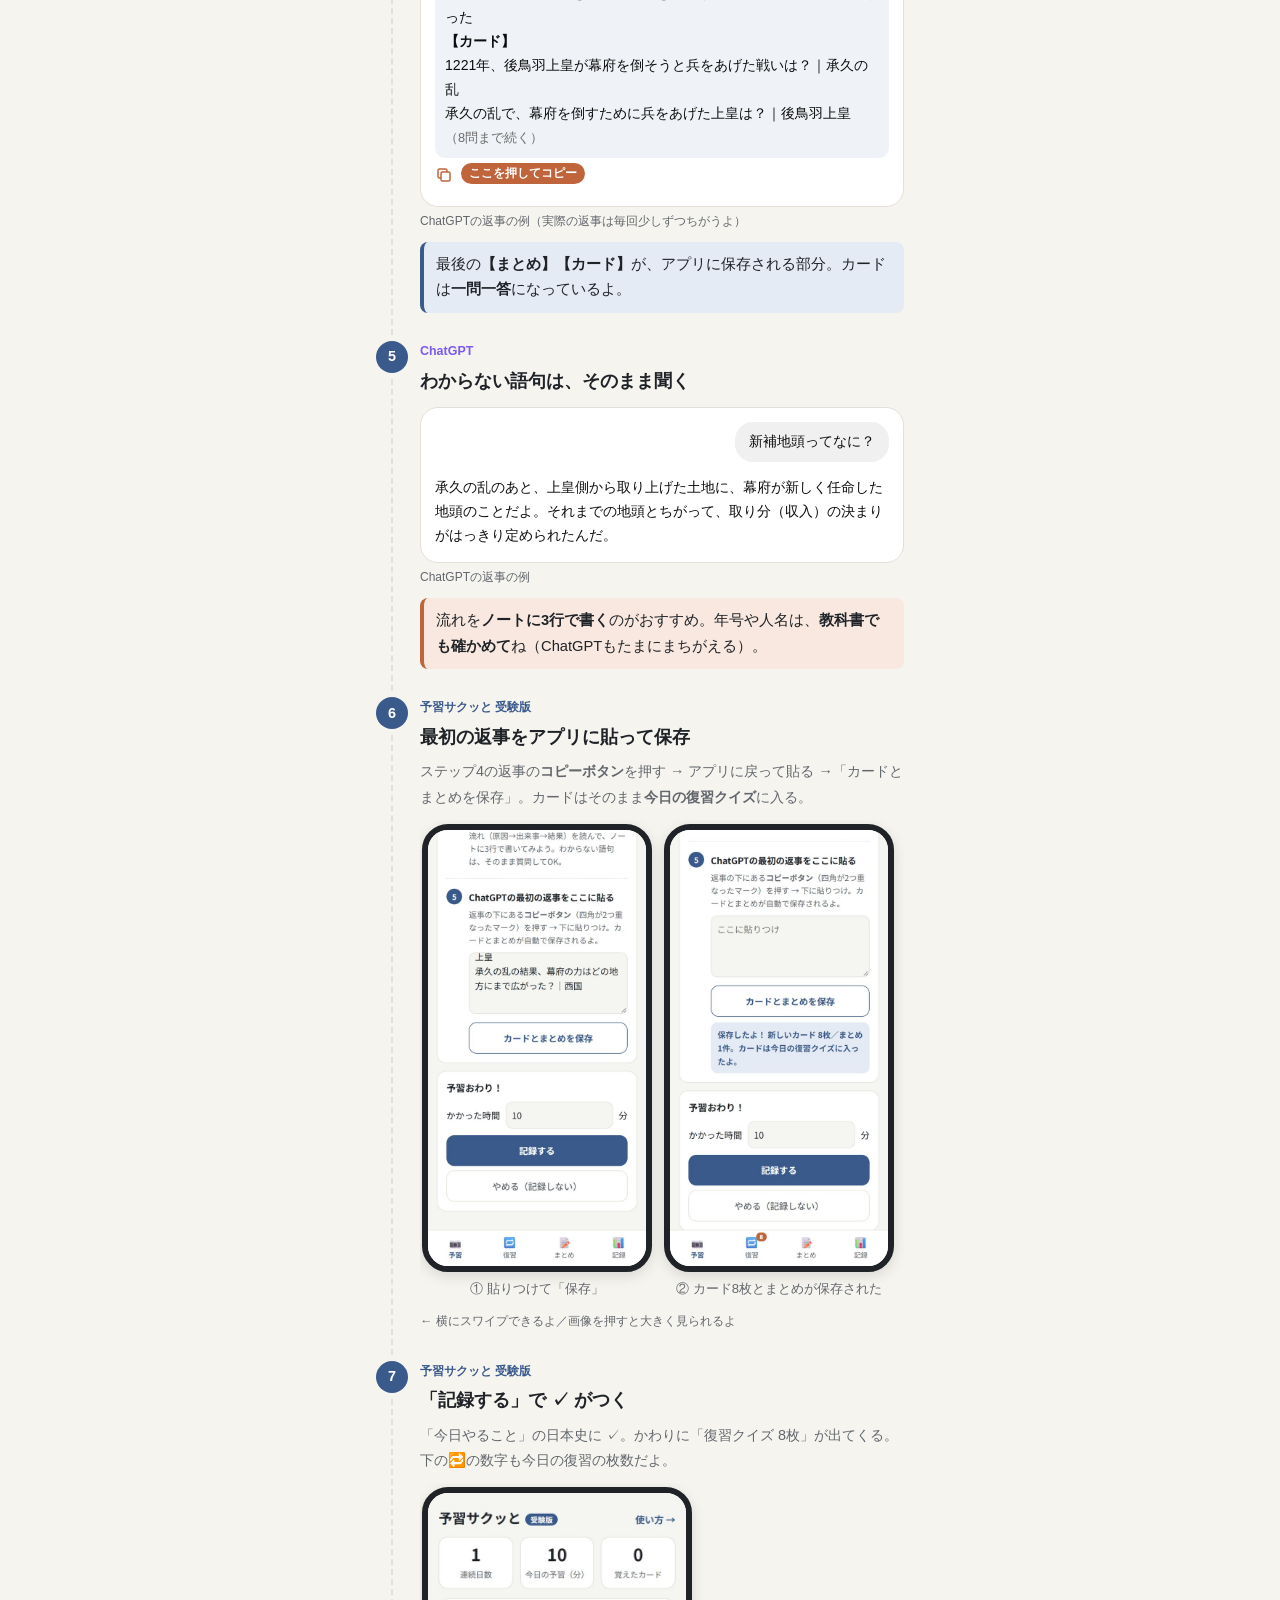
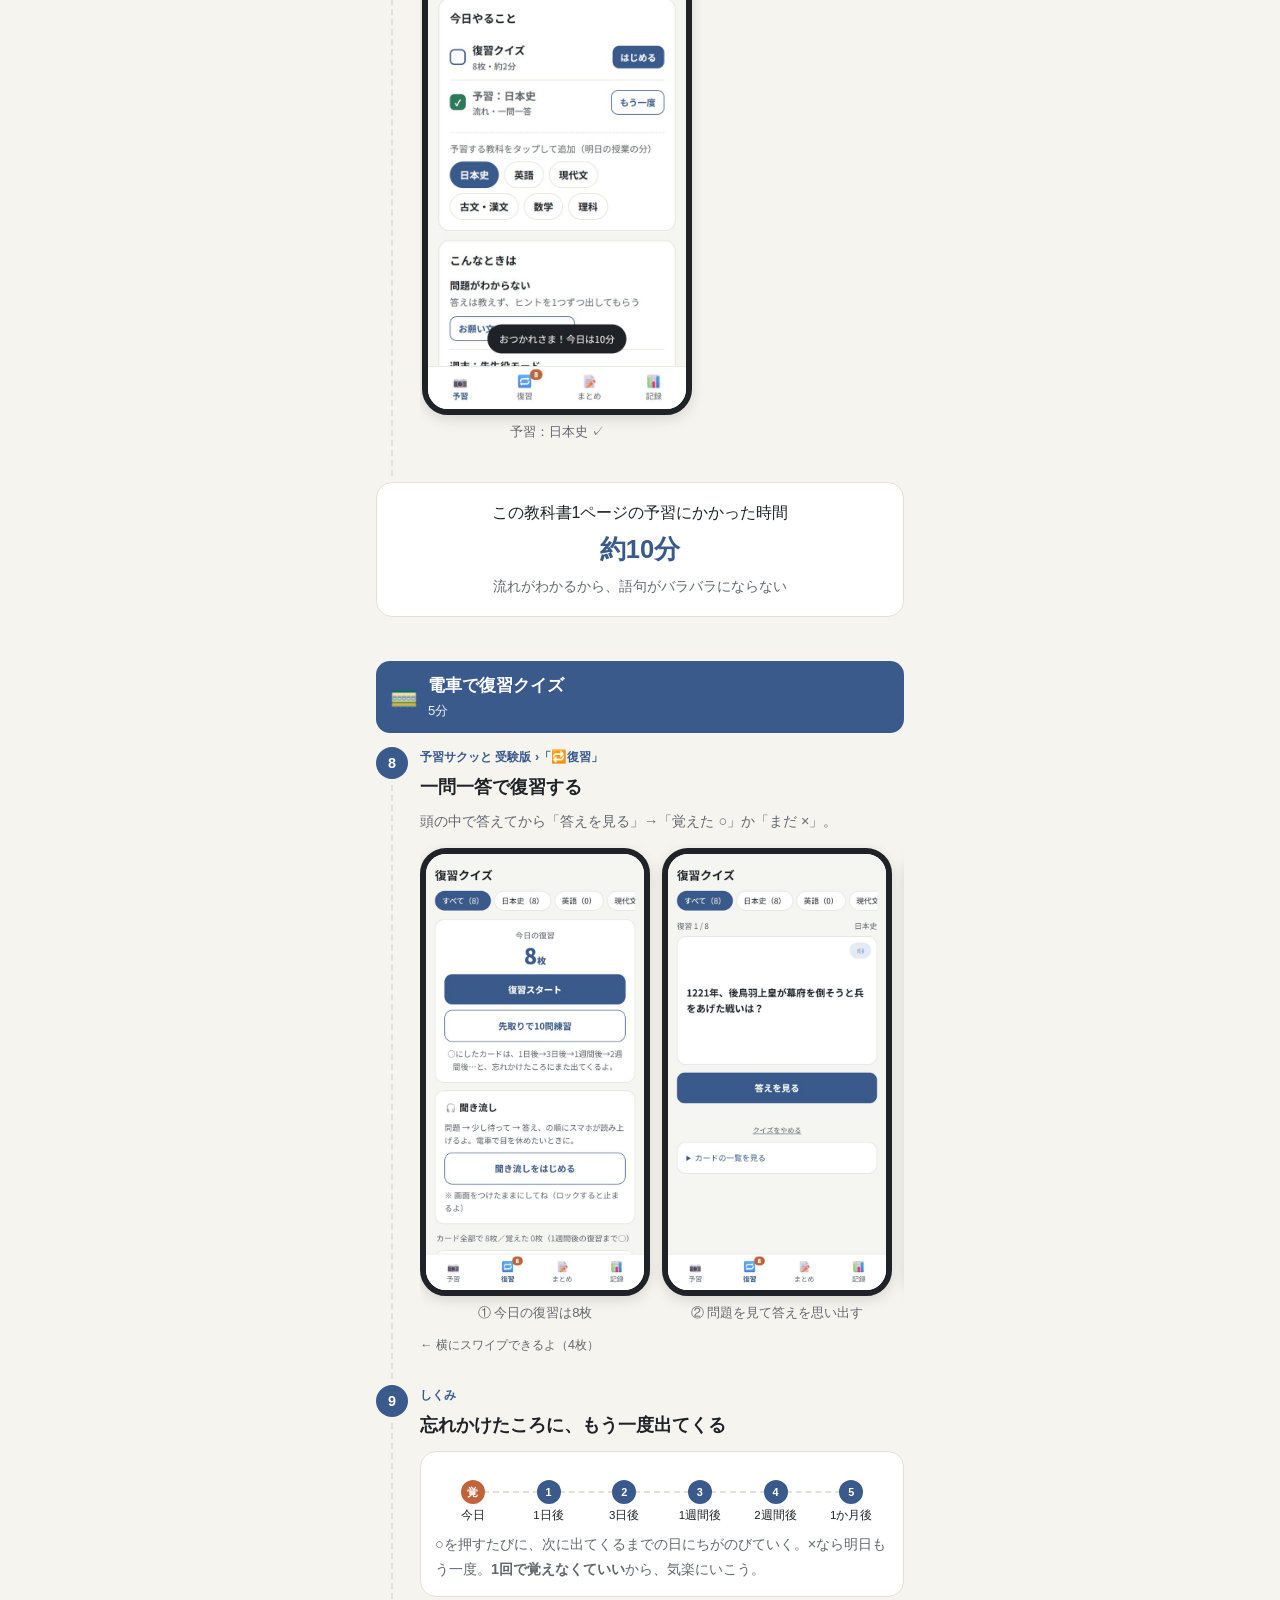
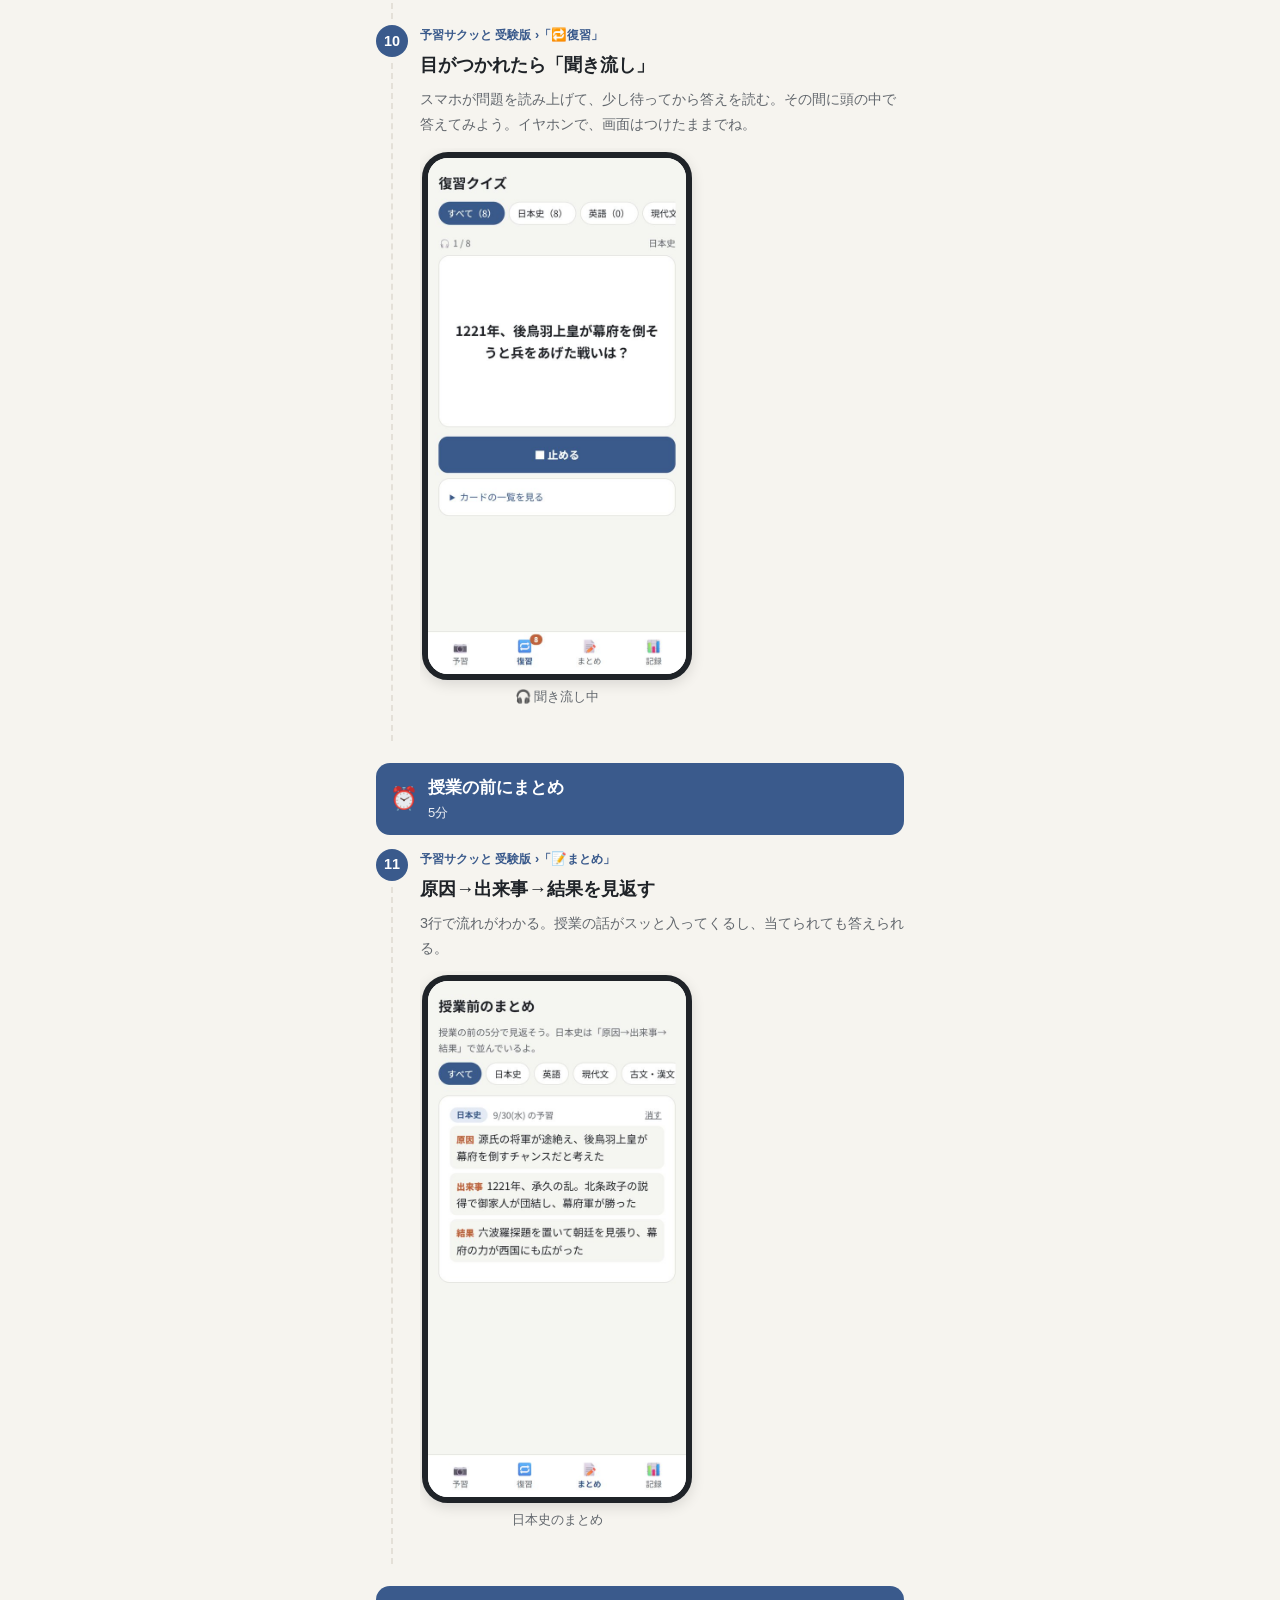
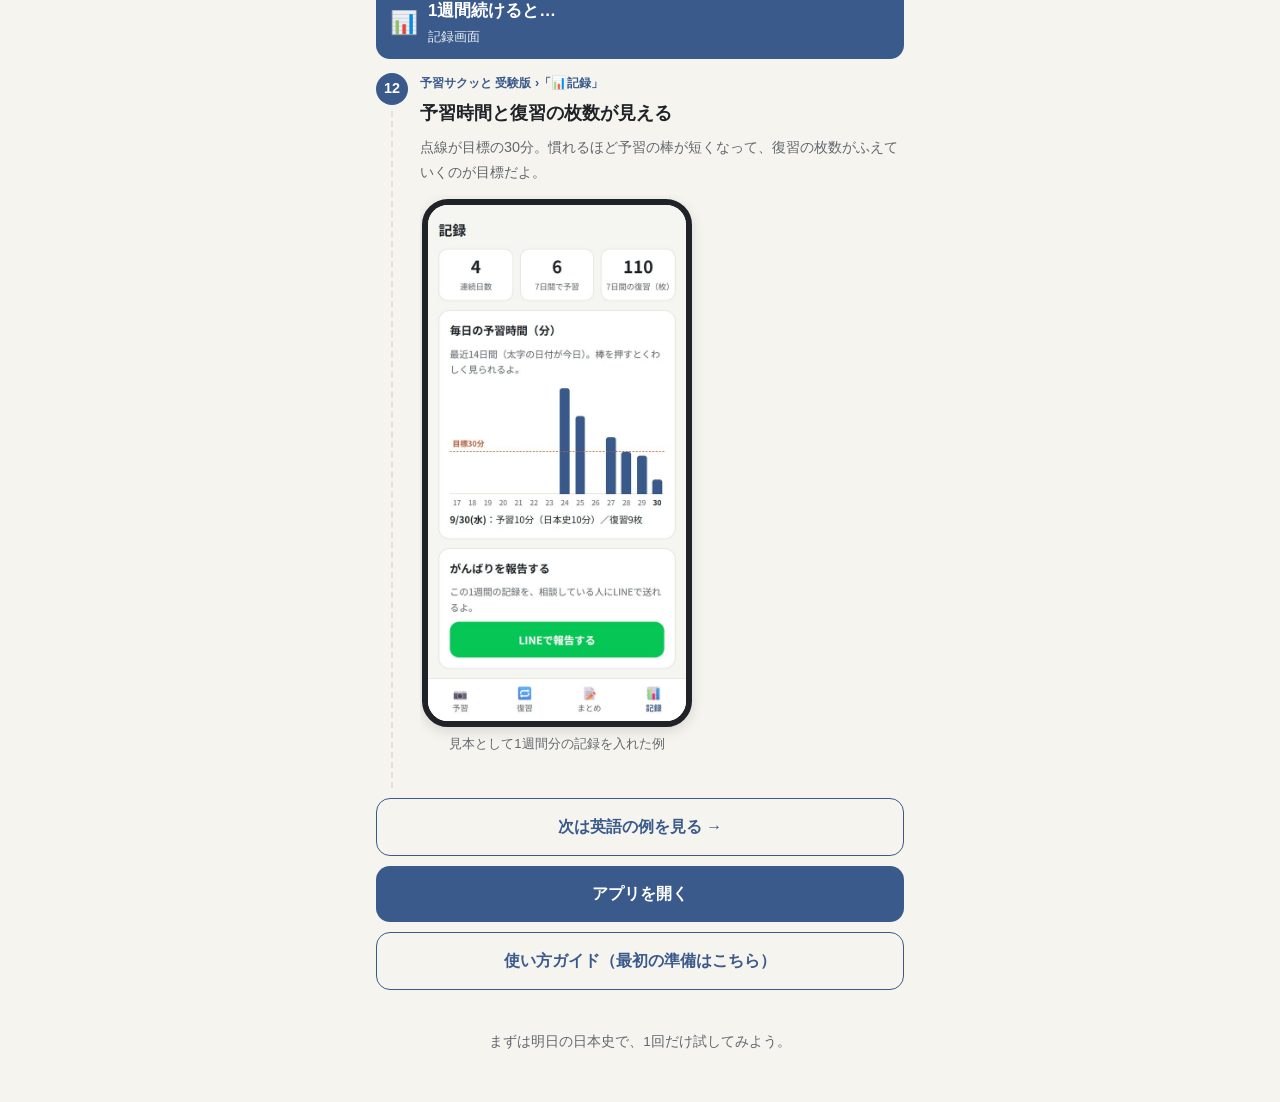
<file: demo.html>
<!DOCTYPE html>
<html lang="ja">
<head>
<meta charset="UTF-8">
<meta name="viewport" content="width=device-width, initial-scale=1, viewport-fit=cover">
<meta name="robots" content="noindex">
<meta name="theme-color" content="#3a5a8c">
<title>予習サクッと 受験版 使ってみた例（日本史）</title>
<meta name="description" content="日本史の教科書1ページを、予習サクッと 受験版とChatGPTで予習し、復習クイズまでやってみた実例">
<link rel="icon" href="favicon.png">
<link rel="apple-touch-icon" href="apple-touch-icon.png">
<link rel="stylesheet" href="demo/demo.css?v=2">
</head>
<body>
<div class="wrap">

  <nav class="subj-nav" aria-label="教科">
    <a href="demo.html" class="on">日本史</a>
    <a href="demo-en.html">英語</a>
    <a href="demo-ge.html">現代文</a>
    <a href="demo-ko.html">古文</a>
    <a href="demo-kan.html">漢文</a>
    <a href="demo-ma.html">数学</a>
    <a href="demo-sc.html">理科</a>
  </nav>
  <span class="tag">使ってみた例</span>
  <h1>日本史の予習と復習を、<br>実際にやってみた</h1>
  <p>教科書の1ページを「予習サクッと 受験版」とChatGPTで予習して、次の日の復習まで、順番に見せるよ。<br>アプリの画面は、<b>本物のアプリを実際に動かして撮ったもの</b>です。</p>
  <div class="flow">
    <span>🏠 <b>家で</b> 約10分</span>
    <span>🚃 <b>電車で</b> 5分</span>
    <span>⏰ <b>授業前</b> 5分</span>
  </div>

  <!-- 教科書 -->
  <h2 style="margin-top:32px">今回予習する教科書のページ</h2>
  <div class="textbook jp">
    <div class="lesson">第5章　武家政権の成立</div>
    <h3>承久の乱</h3>
    <p>源頼朝の死後、幕府では有力な御家人のあいだで争いが続き、北条時政・義時父子が<b>執権</b>として実権をにぎった。1219年に3代将軍源実朝が暗殺されると、源氏の将軍は途絶えた。</p>
    <p>このころ京都では、<b>後鳥羽上皇</b>が院政をおこない、朝廷の勢力回復をはかっていた。上皇は将軍の断絶を幕府を倒す好機とみて、1221年、北条義時追討の命令を出して兵をあげた。これを<b>承久の乱</b>という。</p>
    <p>東国の御家人の多くは、<b>北条政子</b>の呼びかけにこたえて結束し、幕府軍は京都を攻めて上皇側を破った。乱後、後鳥羽上皇は隠岐に流され、幕府は京都に<b>六波羅探題</b>を置いて朝廷を監視するとともに、西国の御家人を統轄させた。また、上皇方の所領を没収し、戦功のあった御家人を新たに地頭に任命した（<b>新補地頭</b>）。こうして幕府の支配は西国にもおよぶようになった。</p>
    <div class="note">※ このデモのために作った文章です（本物の教科書ではありません）</div>
  </div>

  <!-- ===== 家で ===== -->
  <div class="scene-head"><span class="icon">🏠</span><div><b>家で予習する</b><span>約10分</span></div></div>

  <div class="step" data-no="1">
    <div class="where app">予習サクッと 受験版</div>
    <h2>「今日やること」で日本史を選んで「はじめる」</h2>
    <p class="sub" style="margin:0">明日の授業で予習がいる教科をタップすると、リストに入る。「はじめる」でタイマーが動いて、やることが順番に出てくる。</p>
    <div class="shots">
      <figure><div class="phone"><a href="demo/01-plan.jpg"><img src="demo/01-plan.jpg" alt="今日やることの画面。日本史をタップしてリストに追加したところ" width="600" height="1200" loading="lazy"></a></div><figcaption>① 日本史をタップ →「はじめる」</figcaption></figure>
      <figure><div class="phone"><a href="demo/02-steps.jpg"><img src="demo/02-steps.jpg" alt="日本史の予習の手順が表示された画面" width="600" height="1200" loading="lazy"></a></div><figcaption>② 手順が出る</figcaption></figure>
    </div>
    <div class="swipe">← 横にスワイプできるよ／画像を押すと大きく見られるよ</div>
  </div>

  <div class="step" data-no="2">
    <div class="where">iPhoneのカメラ</div>
    <h2>教科書の本文をコピーする</h2>
    <p class="sub" style="margin:0">カメラを本文に向けて、右下の<b>黄色いマーク</b>を押す →「すべてを選択」→「コピー」。日本史の教科書は横書きだから、きれいに読み取れるよ。</p>
    <div class="camera" aria-label="カメラの文字読み取りのイメージ">
      <div class="menu"><span class="hi">コピー</span><span>すべてを選択</span><span>調べる</span></div>
      <div class="view jp" style="padding-top:48px">
        <mark>源頼朝の死後、幕府では有力な御家人のあいだで争いが続き、北条時政・義時父子が執権として実権をにぎった。1219年に3代将軍源実朝が暗殺されると、源氏の将軍は途絶えた。このころ京都では…</mark>
      </div>
      <div class="bottom">
        <small>文字読み取りマーク →</small>
        <div class="livetext" aria-hidden="true">
          <svg width="22" height="22" viewBox="0 0 24 24" fill="none" stroke="#111" stroke-width="2" stroke-linecap="round"><path d="M4 8V5a1 1 0 0 1 1-1h3M16 4h3a1 1 0 0 1 1 1v3M20 16v3a1 1 0 0 1-1 1h-3M8 20H5a1 1 0 0 1-1-1v-3"/><path d="M8 10h8M8 14h5"/></svg>
        </div>
      </div>
    </div>
    <div class="caption-img">カメラの画面のイメージ</div>
    <div class="point">写真を送るより、<b>写真の回数（1日数回まで）を節約</b>できる。写真は数学などのために取っておこう。</div>
  </div>

  <div class="step" data-no="3">
    <div class="where chat">ChatGPT</div>
    <h2>プロジェクト「予習」で送る</h2>
    <p class="sub" style="margin:0">「予習」の中で新しいチャット →「日本史」と打って改行 → ペースト → 送信。</p>
    <div class="gpt">
      <div class="bar">予習 <small>›　新しいチャット</small></div>
      <div class="body">
        <div class="user">日本史
源頼朝の死後、幕府では有力な御家人のあいだで争いが続き、北条時政・義時父子が執権として実権をにぎった。…（ここに全文）</div>
      </div>
    </div>
    <div class="caption-img">ChatGPTの画面のイメージ</div>
  </div>

  <div class="step" data-no="4">
    <div class="where chat">ChatGPT</div>
    <h2>「流れ」が返ってくる</h2>
    <p class="sub" style="margin:0">語句をバラバラに覚えるんじゃなくて、<b>原因→出来事→結果</b>の1つの話として説明してくれる。</p>
    <div class="gpt">
      <div class="body">
        <div class="ai">
          <h4>■ この範囲の流れ</h4>
          <div class="flow3">
            <div><small>原因</small>源氏の将軍が3代で途絶え、後鳥羽上皇は「今なら幕府を倒して、朝廷の力を取りもどせる」と考えた。</div>
            <div><small>出来事</small>1221年、後鳥羽上皇が北条義時を討つ命令を出して兵をあげた（承久の乱）。北条政子が御家人たちに頼朝の恩を説いて団結させ、幕府軍が勝った。</div>
            <div><small>結果</small>上皇たちは流され、幕府は京都に六波羅探題を置いて朝廷を見張った。上皇側の土地に新しく地頭を置き（新補地頭）、幕府の力が西国にも広がった。</div>
          </div>
          <h4>■ 年号の語呂合わせ</h4>
          <p style="margin:0">1221年 承久の乱 →「ひとにふい（1221）うち、承久の乱」</p>
          <div class="fmt">
            <b>【まとめ】</b><br>
            ・原因：源氏の将軍が途絶え、後鳥羽上皇が幕府を倒すチャンスだと考えた<br>
            ・出来事：1221年、承久の乱。北条政子の説得で御家人が団結し、幕府軍が勝った<br>
            ・結果：六波羅探題を置いて朝廷を見張り、幕府の力が西国にも広がった<br>
            <b>【カード】</b><br>
            1221年、後鳥羽上皇が幕府を倒そうと兵をあげた戦いは？｜承久の乱<br>
            承久の乱で、幕府を倒すために兵をあげた上皇は？｜後鳥羽上皇<br>
            <span class="more">（8問まで続く）</span>
          </div>
          <div class="tools" aria-label="返事の下のボタン">
            <span class="copy" aria-label="コピー"><svg viewBox="0 0 24 24" fill="none" stroke="currentColor" stroke-width="2"><rect x="8" y="8" width="12" height="12" rx="2"/><path d="M16 8V6a2 2 0 0 0-2-2H6a2 2 0 0 0-2 2v8a2 2 0 0 0 2 2h2"/></svg></span>
          </div>
        </div>
      </div>
    </div>
    <div class="caption-img">ChatGPTの返事の例（実際の返事は毎回少しずつちがうよ）</div>
    <div class="point">最後の<b>【まとめ】【カード】</b>が、アプリに保存される部分。カードは<b>一問一答</b>になっているよ。</div>
  </div>

  <div class="step" data-no="5">
    <div class="where chat">ChatGPT</div>
    <h2>わからない語句は、そのまま聞く</h2>
    <div class="gpt">
      <div class="body">
        <div class="user">新補地頭ってなに？</div>
        <div class="ai">
          <p style="margin:0">承久の乱のあと、上皇側から取り上げた土地に、幕府が新しく任命した地頭のことだよ。それまでの地頭とちがって、取り分（収入）の決まりがはっきり定められたんだ。</p>
        </div>
      </div>
    </div>
    <div class="caption-img">ChatGPTの返事の例</div>
    <div class="point warm">流れを<b>ノートに3行で書く</b>のがおすすめ。年号や人名は、<b>教科書でも確かめて</b>ね（ChatGPTもたまにまちがえる）。</div>
  </div>

  <div class="step" data-no="6">
    <div class="where app">予習サクッと 受験版</div>
    <h2>最初の返事をアプリに貼って保存</h2>
    <p class="sub" style="margin:0">ステップ4の返事の<b>コピーボタン</b>を押す → アプリに戻って貼る →「カードとまとめを保存」。カードはそのまま<b>今日の復習クイズ</b>に入る。</p>
    <div class="shots">
      <figure><div class="phone"><a href="demo/03-paste.jpg"><img src="demo/03-paste.jpg" alt="ChatGPTの返事を貼りつけた画面" width="600" height="1200" loading="lazy"></a></div><figcaption>① 貼りつけて「保存」</figcaption></figure>
      <figure><div class="phone"><a href="demo/04-saved.jpg"><img src="demo/04-saved.jpg" alt="新しいカード8枚、まとめ1件を保存したと表示されている" width="600" height="1200" loading="lazy"></a></div><figcaption>② カード8枚とまとめが保存された</figcaption></figure>
    </div>
    <div class="swipe">← 横にスワイプできるよ／画像を押すと大きく見られるよ</div>
  </div>

  <div class="step" data-no="7">
    <div class="where app">予習サクッと 受験版</div>
    <h2>「記録する」で ✓ がつく</h2>
    <p class="sub" style="margin:0">「今日やること」の日本史に ✓。かわりに「復習クイズ 8枚」が出てくる。下の🔁の数字も今日の復習の枚数だよ。</p>
    <div class="shots one">
      <figure><div class="phone"><a href="demo/05-done.jpg"><img src="demo/05-done.jpg" alt="今日やることの日本史に✓がつき、復習クイズ8枚が表示されている" width="600" height="1200" loading="lazy"></a></div><figcaption>予習：日本史 ✓</figcaption></figure>
    </div>
  </div>

  <div class="total">この教科書1ページの予習にかかった時間<br><b>約10分</b><br><span class="sub">流れがわかるから、語句がバラバラにならない</span></div>

  <!-- ===== 電車で ===== -->
  <div class="scene-head"><span class="icon">🚃</span><div><b>電車で復習クイズ</b><span>5分</span></div></div>

  <div class="step" data-no="8">
    <div class="where app">予習サクッと 受験版 ›「🔁復習」</div>
    <h2>一問一答で復習する</h2>
    <p class="sub" style="margin:0">頭の中で答えてから「答えを見る」→「覚えた ○」か「まだ ×」。</p>
    <div class="shots">
      <figure><div class="phone"><a href="demo/06-quiz-start.jpg"><img src="demo/06-quiz-start.jpg" alt="復習クイズの画面。今日の復習8枚と表示されている" width="600" height="1200" loading="lazy"></a></div><figcaption>① 今日の復習は8枚</figcaption></figure>
      <figure><div class="phone"><a href="demo/07-quiz-q.jpg"><img src="demo/07-quiz-q.jpg" alt="一問一答の問題が表示されている" width="600" height="1200" loading="lazy"></a></div><figcaption>② 問題を見て答えを思い出す</figcaption></figure>
      <figure><div class="phone"><a href="demo/08-quiz-a.jpg"><img src="demo/08-quiz-a.jpg" alt="答えが表示され、○なら次は1日後、×なら明日もう一度、と書かれている" width="600" height="1200" loading="lazy"></a></div><figcaption>③ ○か×を押す</figcaption></figure>
      <figure><div class="phone"><a href="demo/09-quiz-end.jpg"><img src="demo/09-quiz-end.jpg" alt="結果の画面。○8/9と表示されている" width="600" height="1200" loading="lazy"></a></div><figcaption>④ ×の1枚は最後にもう1回出た</figcaption></figure>
    </div>
    <div class="swipe">← 横にスワイプできるよ（4枚）</div>
  </div>

  <div class="step" data-no="9">
    <div class="where app">しくみ</div>
    <h2>忘れかけたころに、もう一度出てくる</h2>
    <div class="card-box">
      <div class="timeline" aria-label="復習のタイミング：今日、1日後、3日後、1週間後、2週間後、1か月後">
        <div class="pt"><div class="dot">覚</div><span>今日</span></div>
        <div class="pt"><div class="dot">1</div><span>1日後</span></div>
        <div class="pt"><div class="dot">2</div><span>3日後</span></div>
        <div class="pt"><div class="dot">3</div><span>1週間後</span></div>
        <div class="pt"><div class="dot">4</div><span>2週間後</span></div>
        <div class="pt"><div class="dot">5</div><span>1か月後</span></div>
      </div>
      <p class="sub" style="margin:8px 0 0">○を押すたびに、次に出てくるまでの日にちがのびていく。×なら明日もう一度。<b>1回で覚えなくていい</b>から、気楽にいこう。</p>
    </div>
  </div>

  <div class="step" data-no="10">
    <div class="where app">予習サクッと 受験版 ›「🔁復習」</div>
    <h2>目がつかれたら「聞き流し」</h2>
    <p class="sub" style="margin:0">スマホが問題を読み上げて、少し待ってから答えを読む。その間に頭の中で答えてみよう。イヤホンで、画面はつけたままでね。</p>
    <div class="shots one">
      <figure><div class="phone"><a href="demo/10-listen.jpg"><img src="demo/10-listen.jpg" alt="聞き流しの画面。問題が大きく表示され、止めるボタンがある" width="600" height="1200" loading="lazy"></a></div><figcaption>🎧 聞き流し中</figcaption></figure>
    </div>
  </div>

  <!-- ===== 授業前 ===== -->
  <div class="scene-head"><span class="icon">⏰</span><div><b>授業の前にまとめ</b><span>5分</span></div></div>
  <div class="step" data-no="11">
    <div class="where app">予習サクッと 受験版 ›「📝まとめ」</div>
    <h2>原因→出来事→結果を見返す</h2>
    <p class="sub" style="margin:0">3行で流れがわかる。授業の話がスッと入ってくるし、当てられても答えられる。</p>
    <div class="shots one">
      <figure><div class="phone"><a href="demo/11-notes.jpg"><img src="demo/11-notes.jpg" alt="授業前のまとめ画面。原因、出来事、結果の3行で並んでいる" width="600" height="1200" loading="lazy"></a></div><figcaption>日本史のまとめ</figcaption></figure>
    </div>
  </div>

  <!-- ===== 続けると ===== -->
  <div class="scene-head"><span class="icon">📊</span><div><b>1週間続けると…</b><span>記録画面</span></div></div>
  <div class="step" data-no="12">
    <div class="where app">予習サクッと 受験版 ›「📊記録」</div>
    <h2>予習時間と復習の枚数が見える</h2>
    <p class="sub" style="margin:0">点線が目標の30分。慣れるほど予習の棒が短くなって、復習の枚数がふえていくのが目標だよ。</p>
    <div class="shots one">
      <figure><div class="phone"><a href="demo/12-log-week.jpg"><img src="demo/12-log-week.jpg" alt="記録画面。1週間分の予習時間の棒グラフが、だんだん短くなっている。7日間の復習は110枚" width="600" height="1200" loading="lazy"></a></div><figcaption>見本として1週間分の記録を入れた例</figcaption></figure>
    </div>
  </div>

  <div style="display:grid;gap:10px;margin-top:32px">
    <a class="btn ghost" href="demo-en.html">次は英語の例を見る →</a>
    <a class="btn" href="./">アプリを開く</a>
    <a class="btn ghost" href="guide.html#junbi">使い方ガイド（最初の準備はこちら）</a>
  </div>
  <footer>まずは明日の日本史で、1回だけ試してみよう。</footer>
</div>
</body>
</html>
</file>
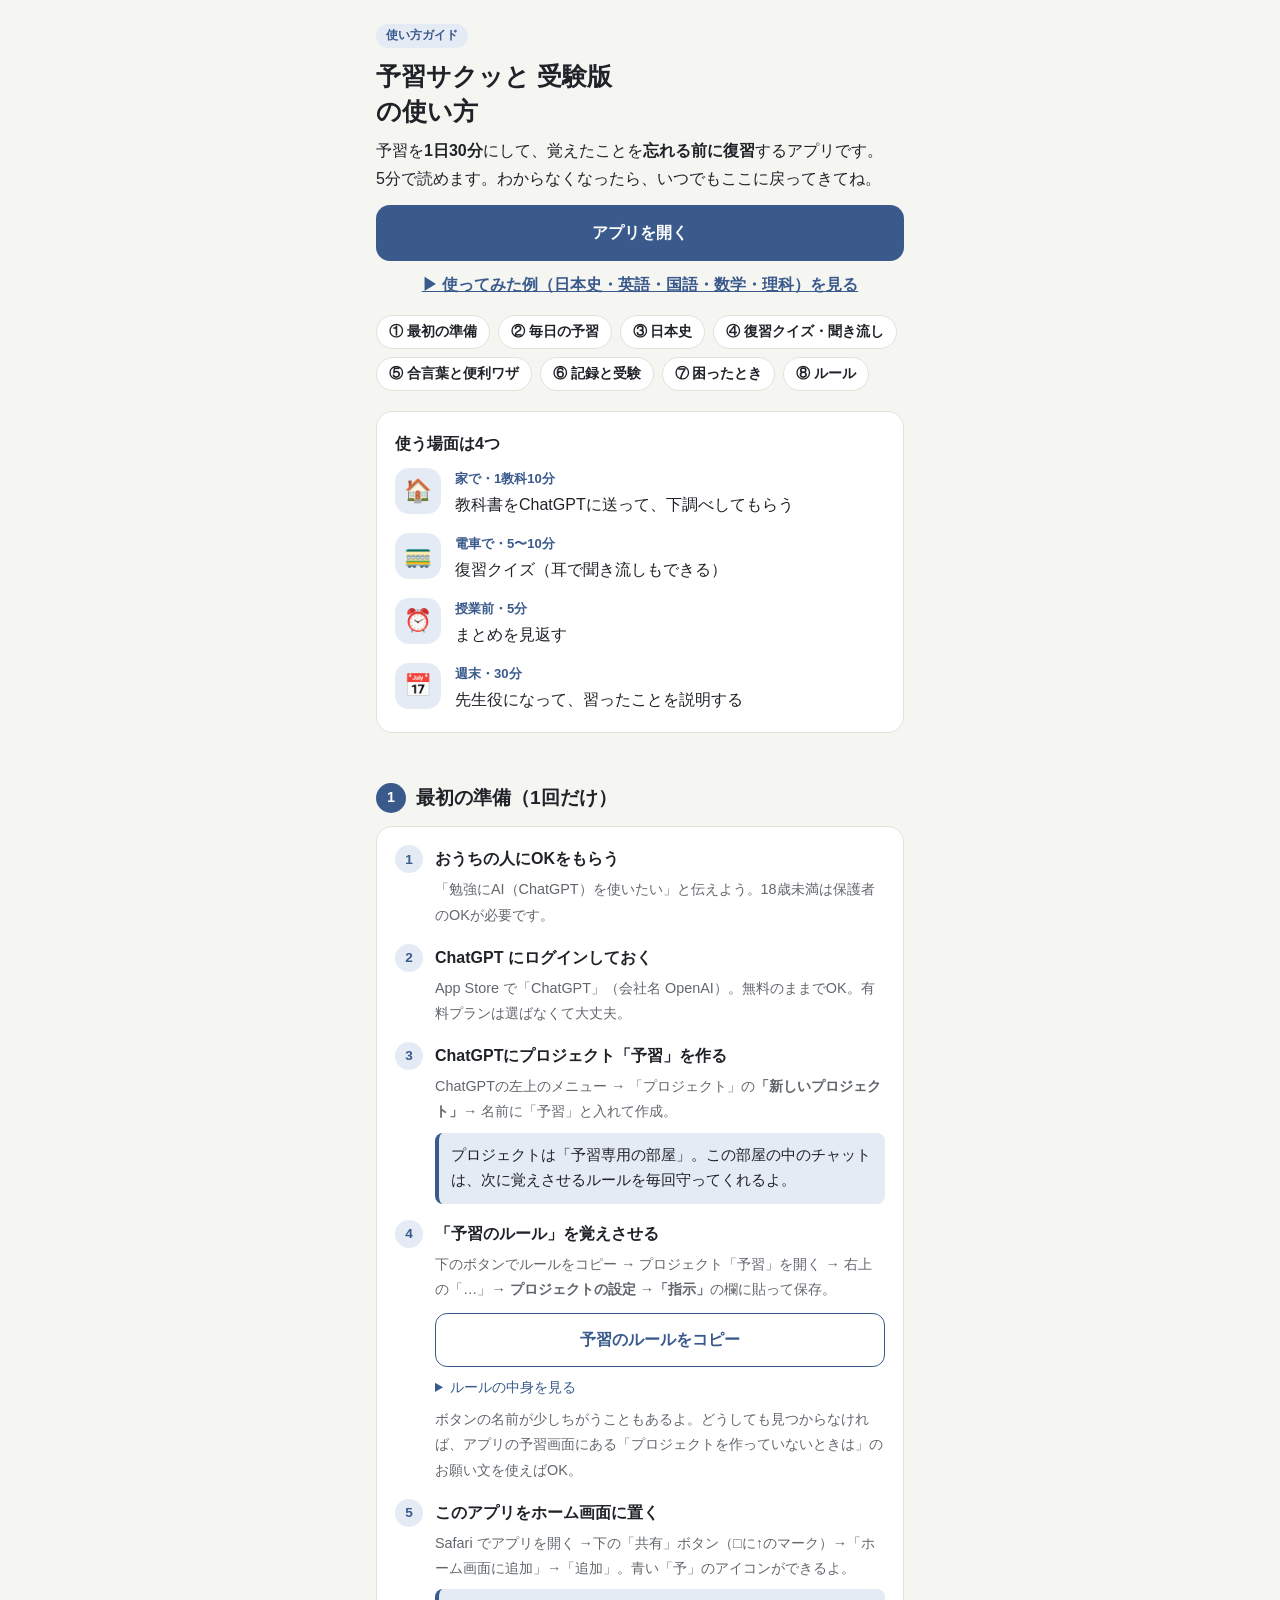
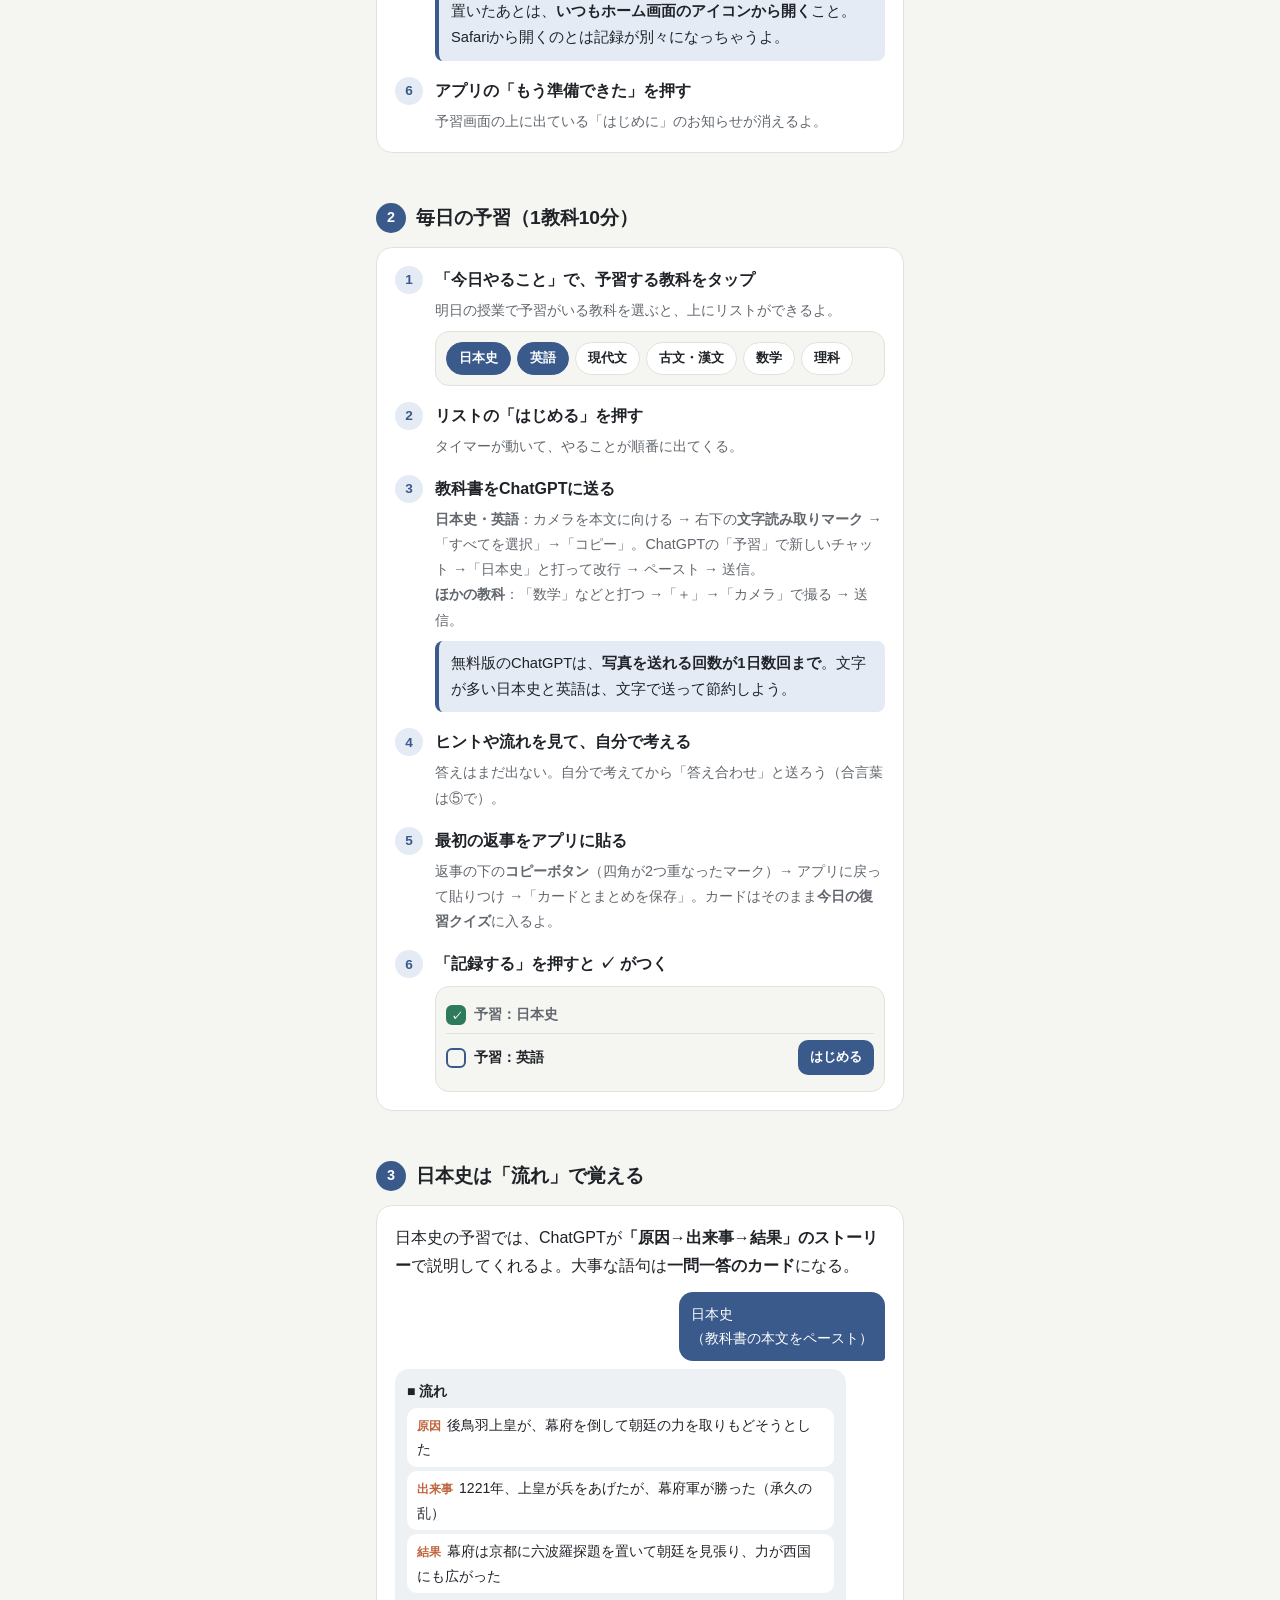
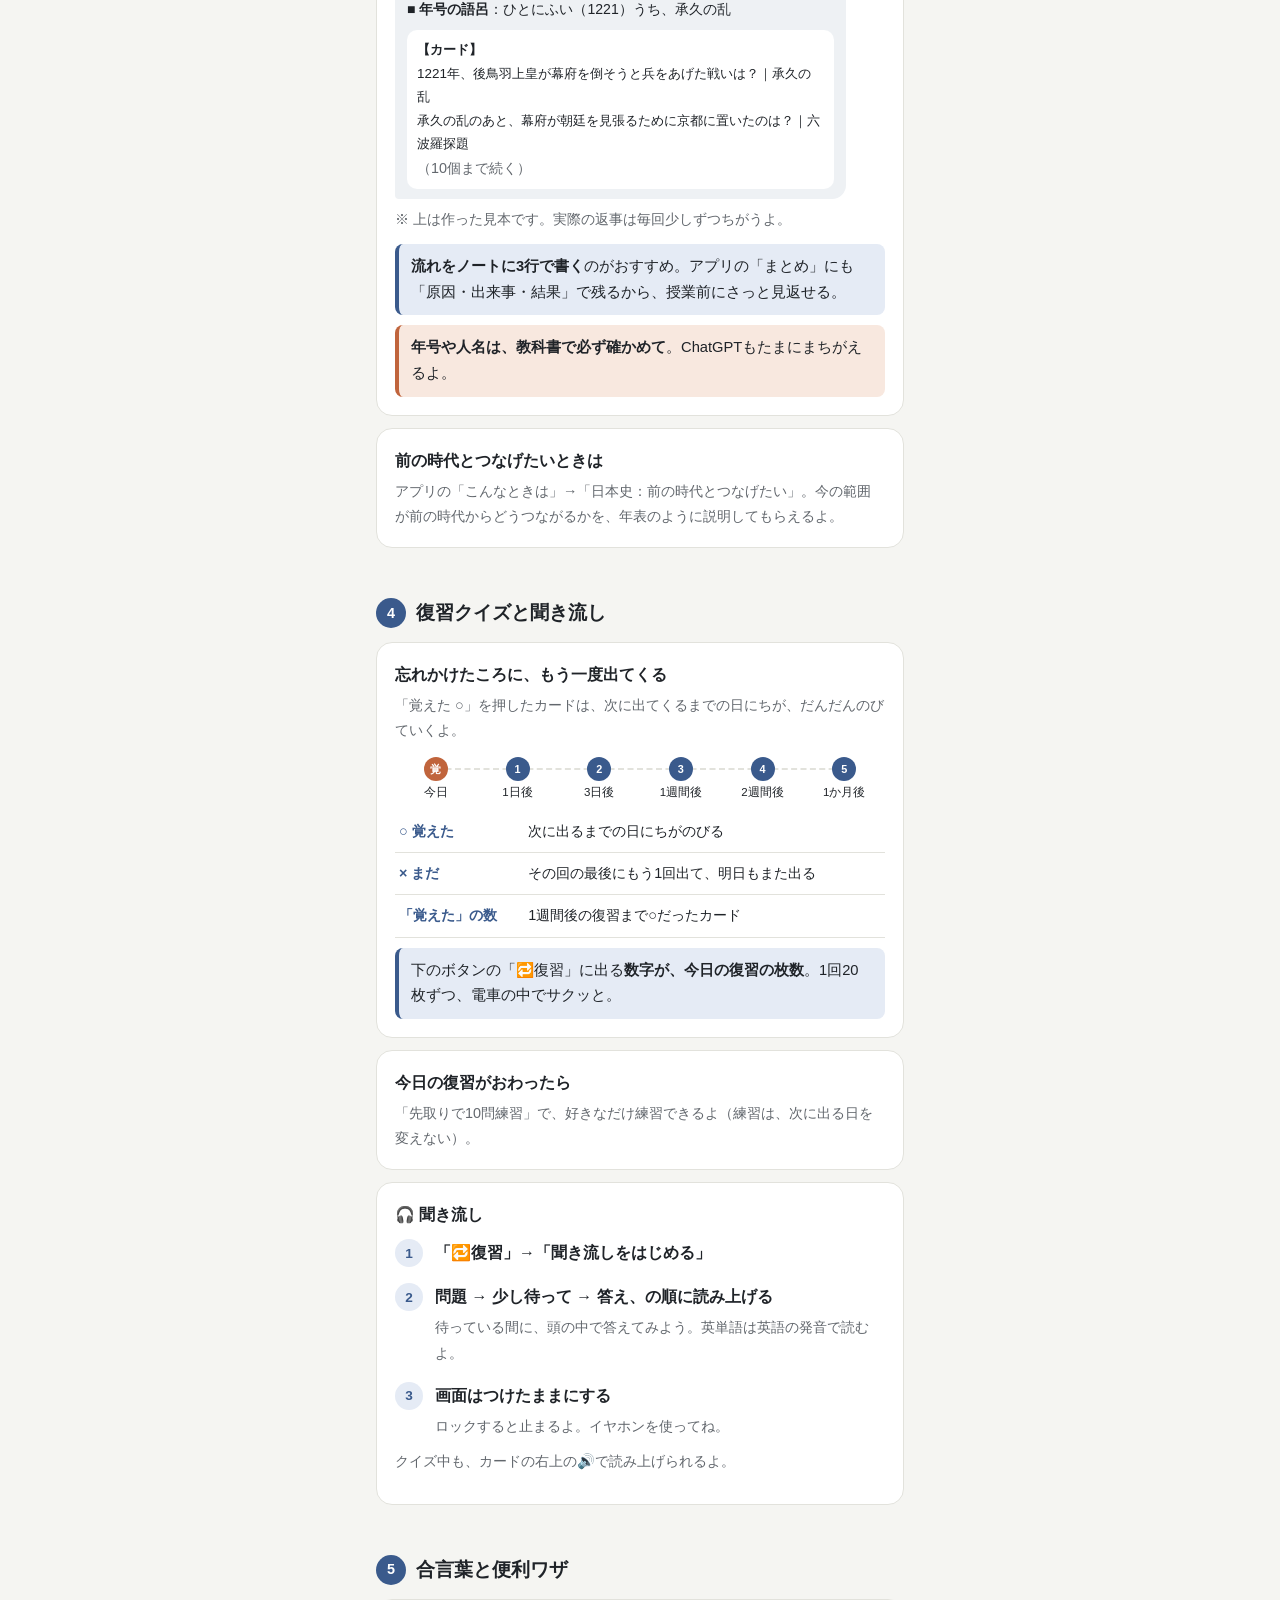
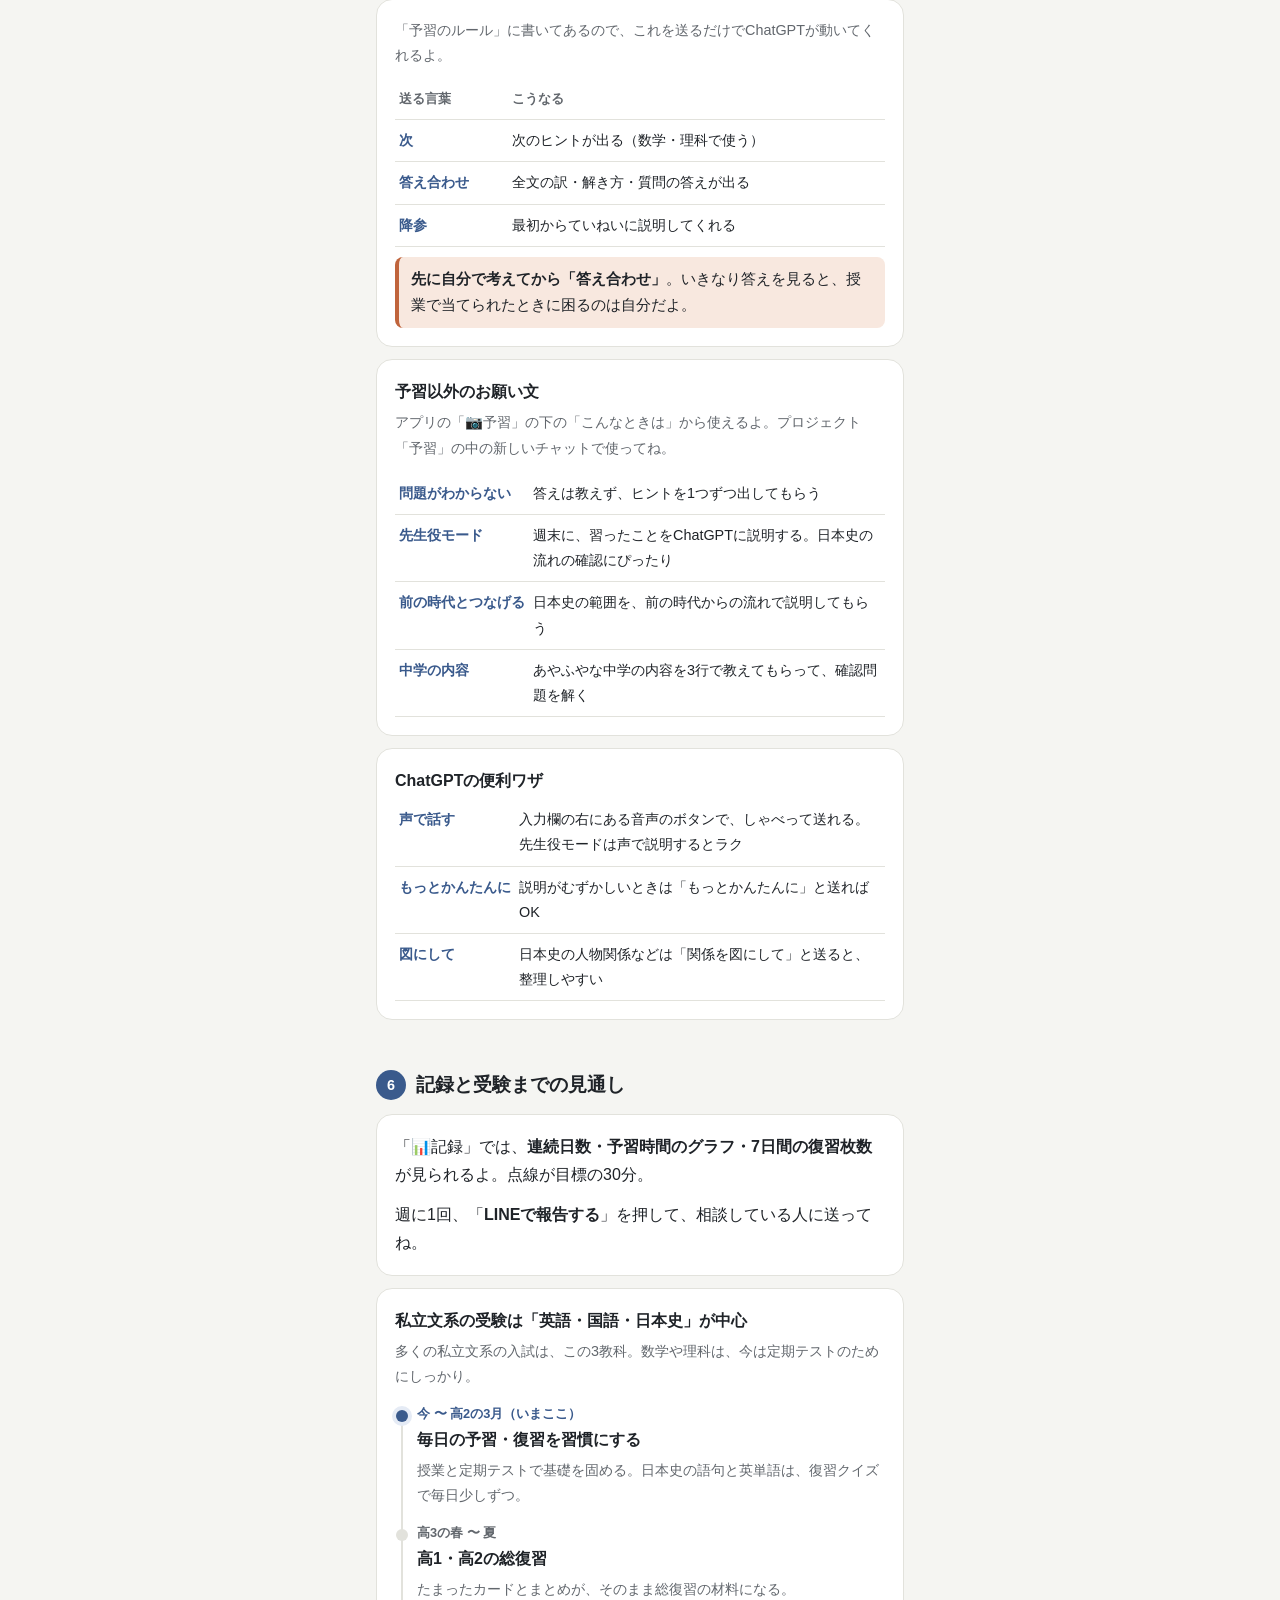
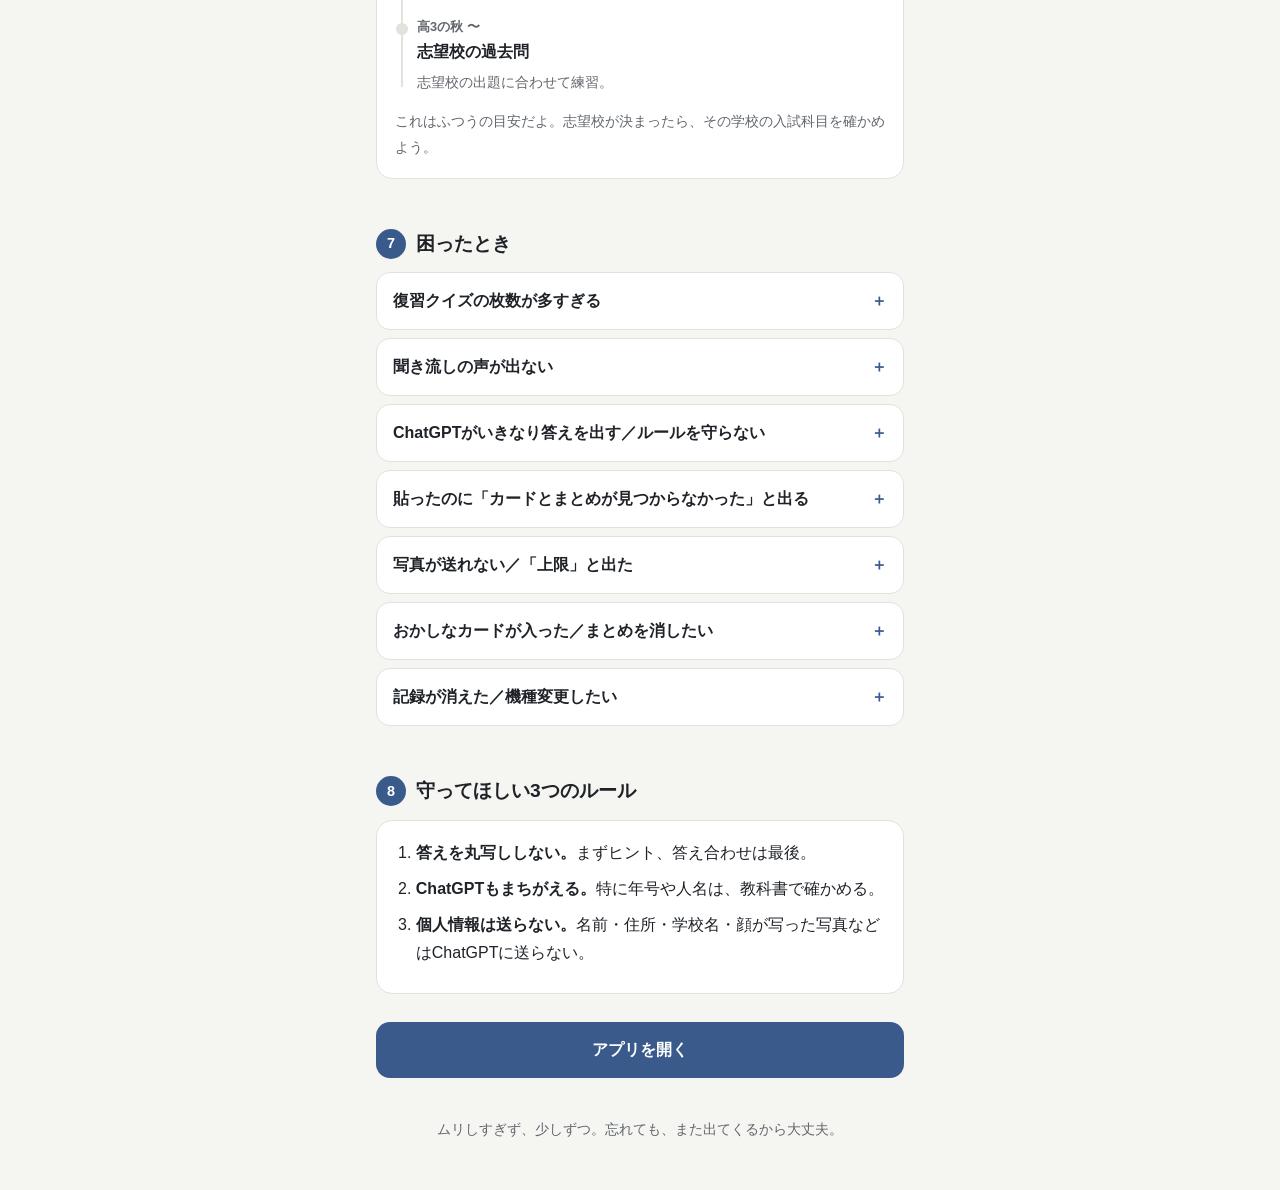
<file: guide.html>
<!DOCTYPE html>
<html lang="ja">
<head>
<meta charset="UTF-8">
<meta name="viewport" content="width=device-width, initial-scale=1, viewport-fit=cover">
<meta name="robots" content="noindex">
<meta name="theme-color" content="#3a5a8c">
<title>予習サクッと 受験版 使い方</title>
<meta name="description" content="予習サクッと 受験版の使い方ガイド。準備、毎日の予習、日本史の流れ、復習クイズ、聞き流し、受験までの見通し">
<link rel="icon" href="favicon.png">
<link rel="apple-touch-icon" href="apple-touch-icon.png">
<style>
  :root {
    --bg: #f5f5f2;
    --card: #ffffff;
    --text: #1f2328;
    --sub: #62676d;
    --line: #e2e2dc;
    --accent: #3a5a8c;
    --on-accent: #ffffff;
    --accent-soft: #e5ebf5;
    --warm: #c0643c;
    --warm-soft: #f8e8df;
    --good: #2f7a5c;
    --chat-ai: #eef1f4;
  }
  @media (prefers-color-scheme: dark) {
    :root {
      --bg: #16181c;
      --card: #21252b;
      --text: #eceae6;
      --sub: #a3a7ad;
      --line: #343941;
      --accent: #92b1e3;
      --on-accent: #111a2a;
      --accent-soft: #232d3d;
      --warm: #e38c64;
      --warm-soft: #3a2a22;
      --good: #7cc7a4;
      --chat-ai: #2a2f36;
    }
  }
  * { box-sizing: border-box; }
  html { scroll-behavior: smooth; scroll-padding-top: 12px; }
  html, body { margin: 0; }
  body {
    background: var(--bg);
    color: var(--text);
    font-family: -apple-system, BlinkMacSystemFont, "Hiragino Sans", "Noto Sans JP", "Yu Gothic UI", sans-serif;
    line-height: 1.75;
    -webkit-text-size-adjust: 100%;
  }
  .wrap { max-width: 560px; margin: 0 auto; padding: 20px 16px calc(48px + env(safe-area-inset-bottom)); }
  h1 { font-size: 1.55rem; line-height: 1.4; margin: 12px 0 8px; }
  h2 { font-size: 1.2rem; margin: 48px 0 12px; display: flex; align-items: center; gap: 10px; }
  h2 .num {
    display: inline-grid; place-items: center; flex: none;
    width: 30px; height: 30px; border-radius: 50%;
    background: var(--accent); color: var(--on-accent); font-size: .9rem;
  }
  h3 { font-size: 1rem; margin: 0 0 4px; }
  p { margin: 0 0 12px; }
  .sub { color: var(--sub); font-size: .9rem; }
  .card { background: var(--card); border: 1px solid var(--line); border-radius: 16px; padding: 18px; margin-bottom: 12px; }
  .tag {
    display: inline-block; background: var(--accent-soft); color: var(--accent);
    font-size: .78rem; font-weight: 700; padding: 1px 10px; border-radius: 99px;
  }
  a { color: var(--accent); }
  .btn {
    display: block; text-align: center; text-decoration: none;
    padding: 14px; border-radius: 14px; font-weight: 700;
    background: var(--accent); color: var(--on-accent);
  }

  /* もくじ */
  .toc { display: flex; flex-wrap: wrap; gap: 8px; margin: 16px 0 0; }
  .toc a {
    text-decoration: none; font-size: .85rem; font-weight: 600;
    background: var(--card); border: 1px solid var(--line); color: var(--text);
    padding: 4px 12px; border-radius: 99px;
  }

  /* 場面 */
  .scene { display: flex; gap: 14px; align-items: flex-start; }
  .scene + .scene { margin-top: 14px; }
  .scene .icon {
    flex: none; width: 46px; height: 46px; border-radius: 14px;
    background: var(--accent-soft); display: grid; place-items: center; font-size: 1.4rem;
  }
  .scene .time { color: var(--accent); font-weight: 700; font-size: .82rem; }

  /* ステップ */
  ol.steps { list-style: none; padding: 0; margin: 0; counter-reset: s; }
  ol.steps > li { position: relative; padding-left: 40px; counter-increment: s; }
  ol.steps > li + li { margin-top: 16px; }
  ol.steps > li::before {
    content: counter(s);
    position: absolute; left: 0; top: 0;
    width: 28px; height: 28px; border-radius: 50%;
    background: var(--accent-soft); color: var(--accent);
    display: grid; place-items: center; font-weight: 700; font-size: .85rem;
  }
  ol.steps .sub { margin: 2px 0 0; }

  /* 画面の見本 */
  .mock { border: 1px solid var(--line); border-radius: 14px; background: var(--bg); padding: 10px; margin-top: 8px; font-size: .85rem; }
  .mock .mbtn {
    display: inline-block; background: var(--accent); color: var(--on-accent); font-weight: 700;
    padding: 6px 12px; border-radius: 10px; font-size: .82rem;
  }
  .mock .mbtn.ghost { background: transparent; color: var(--accent); border: 1.5px solid var(--accent); }
  .mock .opts { display: flex; flex-wrap: wrap; gap: 6px; }
  .mock .opts span {
    padding: 4px 12px; border-radius: 99px; font-weight: 600; font-size: .82rem;
    background: var(--card); border: 1.5px solid var(--line);
  }
  .mock .opts span.on { background: var(--accent); border-color: var(--accent); color: var(--on-accent); }
  .mock .todo { display: flex; align-items: center; gap: 8px; padding: 6px 0; }
  .mock .todo + .todo { border-top: 1px solid var(--line); }
  .mock .todo .chk {
    width: 20px; height: 20px; border-radius: 6px; border: 2px solid var(--accent);
    display: grid; place-items: center; font-size: .7rem; font-weight: 800; color: var(--on-accent); flex: none;
  }
  .mock .todo.done .chk { background: var(--good); border-color: var(--good); }
  .mock .todo.done .w { color: var(--sub); }
  .mock .todo .w { flex: 1; font-weight: 700; }

  /* チャット */
  .chat { display: grid; gap: 8px; }
  .bubble { padding: 10px 12px; border-radius: 14px; font-size: .88rem; max-width: 92%; }
  .bubble.me { background: var(--accent); color: var(--on-accent); justify-self: end; border-bottom-right-radius: 4px; white-space: pre-wrap; }
  .bubble.ai { background: var(--chat-ai); justify-self: start; border-bottom-left-radius: 4px; }
  .flow3 { display: grid; gap: 4px; margin: 4px 0; }
  .flow3 div { background: var(--card); border-radius: 10px; padding: 5px 10px; }
  .flow3 small { color: var(--warm); font-weight: 800; margin-right: 6px; }
  .fmt { background: var(--card); border-radius: 10px; padding: 8px 10px; margin-top: 8px; font-size: .84rem; }

  /* 復習のタイミング */
  .timeline { display: flex; align-items: flex-start; margin: 14px 0 6px; }
  .timeline .pt { flex: 1; text-align: center; position: relative; font-size: .72rem; }
  .timeline .pt::before {
    content: ""; position: absolute; top: 11px; left: -50%; width: 100%;
    border-top: 2px dashed var(--line); z-index: 0;
  }
  .timeline .pt:first-child::before { display: none; }
  .timeline .dot {
    position: relative; z-index: 1; margin: 0 auto 4px;
    width: 24px; height: 24px; border-radius: 50%;
    background: var(--accent); color: var(--on-accent);
    display: grid; place-items: center; font-size: .68rem; font-weight: 700;
  }
  .timeline .pt:first-child .dot { background: var(--warm); }
  .timeline .pt span { display: block; line-height: 1.35; }

  /* 表 */
  table { width: 100%; border-collapse: collapse; font-size: .9rem; }
  th, td { border-bottom: 1px solid var(--line); padding: 8px 4px; text-align: left; vertical-align: top; }
  th { color: var(--sub); font-weight: 600; font-size: .82rem; }
  td.word { font-weight: 700; white-space: nowrap; color: var(--accent); }

  /* 受験までの見通し */
  .road { position: relative; padding-left: 22px; }
  .road::before { content: ""; position: absolute; left: 6px; top: 8px; bottom: 8px; border-left: 2px solid var(--line); }
  .road .st { position: relative; }
  .road .st + .st { margin-top: 14px; }
  .road .st::before {
    content: ""; position: absolute; left: -21px; top: 7px;
    width: 12px; height: 12px; border-radius: 50%; background: var(--line);
  }
  .road .st.now::before { background: var(--accent); box-shadow: 0 0 0 4px var(--accent-soft); }
  .road .when { font-size: .8rem; font-weight: 700; color: var(--sub); }
  .road .st.now .when { color: var(--accent); }

  .point { border-left: 4px solid var(--accent); background: var(--accent-soft); padding: 10px 12px; border-radius: 8px; font-size: .92rem; margin-top: 10px; }
  .point.warm { border-color: var(--warm); background: var(--warm-soft); }

  /* Q&A */
  details.qa { background: var(--card); border: 1px solid var(--line); border-radius: 14px; margin-bottom: 8px; }
  details.qa summary {
    padding: 14px 16px; font-weight: 700; cursor: pointer; list-style: none;
    display: flex; justify-content: space-between; gap: 8px;
  }
  details.qa summary::-webkit-details-marker { display: none; }
  details.qa summary::after { content: "＋"; color: var(--accent); flex: none; }
  details.qa[open] summary::after { content: "－"; }
  details.qa .ans { padding: 0 16px 14px; font-size: .92rem; }
  details.qa .ans p:last-child { margin-bottom: 0; }

  .rules li { margin-bottom: 8px; }
  .copybtn {
    display: block; width: 100%; margin-top: 10px;
    padding: 12px; border-radius: 12px; border: 1.5px solid var(--accent);
    background: transparent; color: var(--accent); font: inherit; font-weight: 700; cursor: pointer;
  }
  .rules-box { margin-top: 8px; }
  .rules-box summary { color: var(--accent); font-size: .88rem; cursor: pointer; }
  pre.prompt {
    white-space: pre-wrap; overflow-wrap: anywhere;
    font-family: inherit; font-size: .8rem;
    background: var(--bg); border: 1px dashed var(--line);
    border-radius: 12px; padding: 10px; margin: 8px 0 0;
  }
  .toast {
    position: fixed; left: 50%; bottom: 32px; transform: translateX(-50%);
    background: var(--text); color: var(--bg); padding: 10px 18px; border-radius: 99px;
    font-size: .9rem; opacity: 0; pointer-events: none; transition: opacity .2s; white-space: nowrap;
  }
  .toast.show { opacity: 1; }
  footer { margin-top: 40px; text-align: center; color: var(--sub); font-size: .85rem; }
</style>
</head>
<body>
<div class="wrap">

  <span class="tag">使い方ガイド</span>
  <h1>予習サクッと 受験版<br>の使い方</h1>
  <p>予習を<b>1日30分</b>にして、覚えたことを<b>忘れる前に復習</b>するアプリです。<br>5分で読めます。わからなくなったら、いつでもここに戻ってきてね。</p>
  <a class="btn" href="./">アプリを開く</a>
  <a href="demo.html" style="display:block;text-align:center;margin-top:10px;font-weight:700">▶ 使ってみた例（日本史・英語・国語・数学・理科）を見る</a>

  <nav class="toc" aria-label="もくじ">
    <a href="#junbi">① 最初の準備</a>
    <a href="#mainichi">② 毎日の予習</a>
    <a href="#nihonshi">③ 日本史</a>
    <a href="#fukushu">④ 復習クイズ・聞き流し</a>
    <a href="#aikotoba">⑤ 合言葉と便利ワザ</a>
    <a href="#juken">⑥ 記録と受験</a>
    <a href="#komatta">⑦ 困ったとき</a>
    <a href="#rule">⑧ ルール</a>
  </nav>

  <div class="card" style="margin-top:20px">
    <h3>使う場面は4つ</h3>
    <div class="scene" style="margin-top:10px">
      <div class="icon">🏠</div>
      <div><div class="time">家で・1教科10分</div>教科書をChatGPTに送って、下調べしてもらう</div>
    </div>
    <div class="scene">
      <div class="icon">🚃</div>
      <div><div class="time">電車で・5〜10分</div>復習クイズ（耳で聞き流しもできる）</div>
    </div>
    <div class="scene">
      <div class="icon">⏰</div>
      <div><div class="time">授業前・5分</div>まとめを見返す</div>
    </div>
    <div class="scene">
      <div class="icon">📅</div>
      <div><div class="time">週末・30分</div>先生役になって、習ったことを説明する</div>
    </div>
  </div>

  <!-- ① 準備 -->
  <h2 id="junbi"><span class="num">1</span>最初の準備（1回だけ）</h2>
  <div class="card">
    <ol class="steps">
      <li>
        <h3>おうちの人にOKをもらう</h3>
        <p class="sub">「勉強にAI（ChatGPT）を使いたい」と伝えよう。18歳未満は保護者のOKが必要です。</p>
      </li>
      <li>
        <h3>ChatGPT にログインしておく</h3>
        <p class="sub">App Store で「ChatGPT」（会社名 OpenAI）。無料のままでOK。有料プランは選ばなくて大丈夫。</p>
      </li>
      <li>
        <h3>ChatGPTにプロジェクト「予習」を作る</h3>
        <p class="sub">ChatGPTの左上のメニュー → 「プロジェクト」の<b>「新しいプロジェクト」</b>→ 名前に「予習」と入れて作成。</p>
        <div class="point" style="margin-top:8px">プロジェクトは「予習専用の部屋」。この部屋の中のチャットは、次に覚えさせるルールを毎回守ってくれるよ。</div>
      </li>
      <li>
        <h3>「予習のルール」を覚えさせる</h3>
        <p class="sub">下のボタンでルールをコピー → プロジェクト「予習」を開く → 右上の「…」→ <b>プロジェクトの設定</b> →<b>「指示」</b>の欄に貼って保存。</p>
        <button class="copybtn" id="copy-rules">予習のルールをコピー</button>
        <details class="rules-box">
          <summary>ルールの中身を見る</summary>
          <pre class="prompt" id="rules"></pre>
        </details>
        <p class="sub" style="margin-top:8px">ボタンの名前が少しちがうこともあるよ。どうしても見つからなければ、アプリの予習画面にある「プロジェクトを作っていないときは」のお願い文を使えばOK。</p>
      </li>
      <li>
        <h3>このアプリをホーム画面に置く</h3>
        <p class="sub">Safari でアプリを開く →下の「共有」ボタン（□に↑のマーク）→「ホーム画面に追加」→「追加」。青い「予」のアイコンができるよ。</p>
        <div class="point" style="margin-top:8px">置いたあとは、<b>いつもホーム画面のアイコンから開く</b>こと。Safariから開くのとは記録が別々になっちゃうよ。</div>
      </li>
      <li>
        <h3>アプリの「もう準備できた」を押す</h3>
        <p class="sub">予習画面の上に出ている「はじめに」のお知らせが消えるよ。</p>
      </li>
    </ol>
  </div>

  <!-- ② 毎日の予習 -->
  <h2 id="mainichi"><span class="num">2</span>毎日の予習（1教科10分）</h2>
  <div class="card">
    <ol class="steps">
      <li>
        <h3>「今日やること」で、予習する教科をタップ</h3>
        <p class="sub">明日の授業で予習がいる教科を選ぶと、上にリストができるよ。</p>
        <div class="mock"><div class="opts"><span class="on">日本史</span><span class="on">英語</span><span>現代文</span><span>古文・漢文</span><span>数学</span><span>理科</span></div></div>
      </li>
      <li>
        <h3>リストの「はじめる」を押す</h3>
        <p class="sub">タイマーが動いて、やることが順番に出てくる。</p>
      </li>
      <li>
        <h3>教科書をChatGPTに送る</h3>
        <p class="sub"><b>日本史・英語</b>：カメラを本文に向ける → 右下の<b>文字読み取りマーク</b> →「すべてを選択」→「コピー」。ChatGPTの「予習」で新しいチャット →「日本史」と打って改行 → ペースト → 送信。<br><b>ほかの教科</b>：「数学」などと打つ →「＋」→「カメラ」で撮る → 送信。</p>
        <div class="point" style="margin-top:8px">無料版のChatGPTは、<b>写真を送れる回数が1日数回まで</b>。文字が多い日本史と英語は、文字で送って節約しよう。</div>
      </li>
      <li>
        <h3>ヒントや流れを見て、自分で考える</h3>
        <p class="sub">答えはまだ出ない。自分で考えてから「答え合わせ」と送ろう（合言葉は⑤で）。</p>
      </li>
      <li>
        <h3>最初の返事をアプリに貼る</h3>
        <p class="sub">返事の下の<b>コピーボタン</b>（四角が2つ重なったマーク）→ アプリに戻って貼りつけ →「カードとまとめを保存」。カードはそのまま<b>今日の復習クイズ</b>に入るよ。</p>
      </li>
      <li>
        <h3>「記録する」を押すと ✓ がつく</h3>
        <div class="mock">
          <div class="todo done"><span class="chk">✓</span><span class="w">予習：日本史</span></div>
          <div class="todo"><span class="chk"></span><span class="w">予習：英語</span><span class="mbtn">はじめる</span></div>
        </div>
      </li>
    </ol>
  </div>

  <!-- ③ 日本史 -->
  <h2 id="nihonshi"><span class="num">3</span>日本史は「流れ」で覚える</h2>
  <div class="card">
    <p>日本史の予習では、ChatGPTが<b>「原因→出来事→結果」のストーリー</b>で説明してくれるよ。大事な語句は<b>一問一答のカード</b>になる。</p>
    <div class="chat">
      <div class="bubble me">日本史
（教科書の本文をペースト）</div>
      <div class="bubble ai">
        <b>■ 流れ</b>
        <div class="flow3">
          <div><small>原因</small>後鳥羽上皇が、幕府を倒して朝廷の力を取りもどそうとした</div>
          <div><small>出来事</small>1221年、上皇が兵をあげたが、幕府軍が勝った（承久の乱）</div>
          <div><small>結果</small>幕府は京都に六波羅探題を置いて朝廷を見張り、力が西国にも広がった</div>
        </div>
        <b>■ 年号の語呂</b>：ひとにふい（1221）うち、承久の乱
        <div class="fmt">
          <b>【カード】</b><br>
          1221年、後鳥羽上皇が幕府を倒そうと兵をあげた戦いは？｜承久の乱<br>
          承久の乱のあと、幕府が朝廷を見張るために京都に置いたのは？｜六波羅探題<br>
          <span class="sub">（10個まで続く）</span>
        </div>
      </div>
    </div>
    <p class="sub" style="margin-top:8px">※ 上は作った見本です。実際の返事は毎回少しずつちがうよ。</p>
    <div class="point"><b>流れをノートに3行で書く</b>のがおすすめ。アプリの「まとめ」にも「原因・出来事・結果」で残るから、授業前にさっと見返せる。</div>
    <div class="point warm"><b>年号や人名は、教科書で必ず確かめて</b>。ChatGPTもたまにまちがえるよ。</div>
  </div>
  <div class="card">
    <h3>前の時代とつなげたいときは</h3>
    <p class="sub" style="margin:0">アプリの「こんなときは」→「日本史：前の時代とつなげたい」。今の範囲が前の時代からどうつながるかを、年表のように説明してもらえるよ。</p>
  </div>

  <!-- ④ 復習 -->
  <h2 id="fukushu"><span class="num">4</span>復習クイズと聞き流し</h2>
  <div class="card">
    <h3>忘れかけたころに、もう一度出てくる</h3>
    <p class="sub" style="margin:0">「覚えた ○」を押したカードは、次に出てくるまでの日にちが、だんだんのびていくよ。</p>
    <div class="timeline" aria-label="復習のタイミング：今日、1日後、3日後、1週間後、2週間後、1か月後">
      <div class="pt"><div class="dot">覚</div><span>今日</span></div>
      <div class="pt"><div class="dot">1</div><span>1日後</span></div>
      <div class="pt"><div class="dot">2</div><span>3日後</span></div>
      <div class="pt"><div class="dot">3</div><span>1週間後</span></div>
      <div class="pt"><div class="dot">4</div><span>2週間後</span></div>
      <div class="pt"><div class="dot">5</div><span>1か月後</span></div>
    </div>
    <table style="margin-top:10px">
      <tr><td class="word">○ 覚えた</td><td>次に出るまでの日にちがのびる</td></tr>
      <tr><td class="word">× まだ</td><td>その回の最後にもう1回出て、明日もまた出る</td></tr>
      <tr><td class="word">「覚えた」の数</td><td>1週間後の復習まで○だったカード</td></tr>
    </table>
    <div class="point">下のボタンの「🔁復習」に出る<b>数字が、今日の復習の枚数</b>。1回20枚ずつ、電車の中でサクッと。</div>
  </div>
  <div class="card">
    <h3>今日の復習がおわったら</h3>
    <p class="sub" style="margin:0">「先取りで10問練習」で、好きなだけ練習できるよ（練習は、次に出る日を変えない）。</p>
  </div>
  <div class="card">
    <h3>🎧 聞き流し</h3>
    <ol class="steps" style="margin-top:10px">
      <li><h3>「🔁復習」→「聞き流しをはじめる」</h3></li>
      <li><h3>問題 → 少し待って → 答え、の順に読み上げる</h3><p class="sub">待っている間に、頭の中で答えてみよう。英単語は英語の発音で読むよ。</p></li>
      <li><h3>画面はつけたままにする</h3><p class="sub">ロックすると止まるよ。イヤホンを使ってね。</p></li>
    </ol>
    <p class="sub" style="margin-top:10px">クイズ中も、カードの右上の🔊で読み上げられるよ。</p>
  </div>

  <!-- ⑤ 合言葉 -->
  <h2 id="aikotoba"><span class="num">5</span>合言葉と便利ワザ</h2>
  <div class="card">
    <p class="sub">「予習のルール」に書いてあるので、これを送るだけでChatGPTが動いてくれるよ。</p>
    <table>
      <tr><th>送る言葉</th><th>こうなる</th></tr>
      <tr><td class="word">次</td><td>次のヒントが出る（数学・理科で使う）</td></tr>
      <tr><td class="word">答え合わせ</td><td>全文の訳・解き方・質問の答えが出る</td></tr>
      <tr><td class="word">降参</td><td>最初からていねいに説明してくれる</td></tr>
    </table>
    <div class="point warm"><b>先に自分で考えてから「答え合わせ」</b>。いきなり答えを見ると、授業で当てられたときに困るのは自分だよ。</div>
  </div>
  <div class="card">
    <h3>予習以外のお願い文</h3>
    <p class="sub">アプリの「📷予習」の下の「こんなときは」から使えるよ。プロジェクト「予習」の中の新しいチャットで使ってね。</p>
    <table>
      <tr><td class="word">問題がわからない</td><td>答えは教えず、ヒントを1つずつ出してもらう</td></tr>
      <tr><td class="word">先生役モード</td><td>週末に、習ったことをChatGPTに説明する。日本史の流れの確認にぴったり</td></tr>
      <tr><td class="word">前の時代とつなげる</td><td>日本史の範囲を、前の時代からの流れで説明してもらう</td></tr>
      <tr><td class="word">中学の内容</td><td>あやふやな中学の内容を3行で教えてもらって、確認問題を解く</td></tr>
    </table>
  </div>
  <div class="card">
    <h3>ChatGPTの便利ワザ</h3>
    <table>
      <tr><td class="word">声で話す</td><td>入力欄の右にある音声のボタンで、しゃべって送れる。先生役モードは声で説明するとラク</td></tr>
      <tr><td class="word">もっとかんたんに</td><td>説明がむずかしいときは「もっとかんたんに」と送ればOK</td></tr>
      <tr><td class="word">図にして</td><td>日本史の人物関係などは「関係を図にして」と送ると、整理しやすい</td></tr>
    </table>
  </div>

  <!-- ⑥ 記録と受験 -->
  <h2 id="juken"><span class="num">6</span>記録と受験までの見通し</h2>
  <div class="card">
    <p>「📊記録」では、<b>連続日数・予習時間のグラフ・7日間の復習枚数</b>が見られるよ。点線が目標の30分。</p>
    <p style="margin:0">週に1回、「<b>LINEで報告する</b>」を押して、相談している人に送ってね。</p>
  </div>
  <div class="card">
    <h3>私立文系の受験は「英語・国語・日本史」が中心</h3>
    <p class="sub">多くの私立文系の入試は、この3教科。数学や理科は、今は定期テストのためにしっかり。</p>
    <div class="road" style="margin-top:14px">
      <div class="st now">
        <div class="when">今 〜 高2の3月（いまここ）</div>
        <h3>毎日の予習・復習を習慣にする</h3>
        <p class="sub" style="margin:0">授業と定期テストで基礎を固める。日本史の語句と英単語は、復習クイズで毎日少しずつ。</p>
      </div>
      <div class="st">
        <div class="when">高3の春 〜 夏</div>
        <h3>高1・高2の総復習</h3>
        <p class="sub" style="margin:0">たまったカードとまとめが、そのまま総復習の材料になる。</p>
      </div>
      <div class="st">
        <div class="when">高3の秋 〜</div>
        <h3>志望校の過去問</h3>
        <p class="sub" style="margin:0">志望校の出題に合わせて練習。</p>
      </div>
    </div>
    <p class="sub" style="margin:14px 0 0">これはふつうの目安だよ。志望校が決まったら、その学校の入試科目を確かめよう。</p>
  </div>

  <!-- ⑦ 困ったとき -->
  <h2 id="komatta"><span class="num">7</span>困ったとき</h2>
  <details class="qa">
    <summary>復習クイズの枚数が多すぎる</summary>
    <div class="ans">
      <p>1回20枚ずつ出るから、電車や休み時間に分けてやればOK。1日休むと次の日にたまるので、<b>少なくてもいいから毎日</b>がコツ。</p>
    </div>
  </details>
  <details class="qa">
    <summary>聞き流しの声が出ない</summary>
    <div class="ans">
      <p>iPhoneの横の<b>マナーモードのスイッチ</b>と音量を確認してね。それでも出ないときは、クイズ画面の🔊を押してみて。</p>
    </div>
  </details>
  <details class="qa">
    <summary>ChatGPTがいきなり答えを出す／ルールを守らない</summary>
    <div class="ans">
      <p>プロジェクト「予習」の外でチャットを始めているかも。左上のメニューから「予習」を開いて、その中で新しいチャットを始めてね。</p>
      <p>それでもダメなら「ルールどおり、ヒントからにして」と送ってみて。</p>
    </div>
  </details>
  <details class="qa">
    <summary>貼ったのに「カードとまとめが見つからなかった」と出る</summary>
    <div class="ans">
      <p>ChatGPTが決まった形で答えなかったのが原因。ChatGPTに<br><b>「【まとめ】と【カード】の形で出して」</b><br>と送ってから、その返事をもう一度貼ってね。</p>
    </div>
  </details>
  <details class="qa">
    <summary>写真が送れない／「上限」と出た</summary>
    <div class="ans">
      <p>無料版は、写真を送れる回数が1日数回までと決まっているよ。時間がたつとまた送れるようになる。</p>
      <p>そのあいだは、カメラの<b>文字読み取り</b>で教科書の文字をコピーして、文字で送ればOK。数式が多い数学は、写真のほうが正確だよ。</p>
    </div>
  </details>
  <details class="qa">
    <summary>おかしなカードが入った／まとめを消したい</summary>
    <div class="ans">
      <p>カードは「🔁復習」→「カードの一覧を見る」→「消す」。まとめは「📝まとめ」の各まとめの「消す」で消せるよ。</p>
    </div>
  </details>
  <details class="qa">
    <summary>記録が消えた／機種変更したい</summary>
    <div class="ans">
      <p>記録はこのスマホの中だけに保存されているよ。Safariの履歴やデータを消すと、一緒に消えることがある。</p>
      <p>機種変更の前は「📊記録」→「書き出し」でファイルを保存して、新しいスマホで「読み込み」してね。</p>
    </div>
  </details>

  <!-- ⑧ ルール -->
  <h2 id="rule"><span class="num">8</span>守ってほしい3つのルール</h2>
  <div class="card">
    <ol class="rules" style="margin:0;padding-left:1.3em">
      <li><b>答えを丸写ししない。</b>まずヒント、答え合わせは最後。</li>
      <li><b>ChatGPTもまちがえる。</b>特に年号や人名は、教科書で確かめる。</li>
      <li><b>個人情報は送らない。</b>名前・住所・学校名・顔が写った写真などはChatGPTに送らない。</li>
    </ol>
  </div>

  <a class="btn" href="./" style="margin-top:28px">アプリを開く</a>
  <footer>ムリしすぎず、少しずつ。忘れても、また出てくるから大丈夫。</footer>
</div>
<div class="toast" id="toast"></div>
<script>
// アプリ（index.html）の RULES と同じ文。変えるときは両方直す
const RULES = `あなたは高校2年生（文系・私立大学志望）の予習を手伝う先生です。このプロジェクトのチャットでは、次のルールを守ってください。

■教科
最初のメッセージに書いてある教科（日本史・英語・現代文・古文・漢文・数学・理科）の先生として答えてください。書いていなければ、写真や文章から判断してください。

■いつものルール
・答えや全文の訳を、いきなり出さない。まずヒントを出す。（日本史だけは、流れの説明から始めてよい）
・中学生にもわかる言葉で、短く説明する。
・私が「次」と送ったら、次のヒントを出す。
・私が「答え合わせ」と送ったら、全文の訳・解き方・質問の答えを出す。
・私が「降参」と送ったら、最初からていねいに説明する。

■教科ごとにやること
日本史：この範囲の流れを「原因→出来事→結果」の短いストーリーで説明／覚えにくい年号があれば語呂合わせを1つ／大事な語句は【カード】に一問一答で入れる
英語：1文ずつ意味をつかむヒント／大事な文法を1つ／授業で聞かれそうな質問を3つ（答えはまだ出さない）
現代文：むずかしい言葉の説明／筆者の言いたいことを見つけるヒント／授業で聞かれそうな質問を3つ（答えはまだ出さない）
古文・漢文：大事な古語や句法の意味／大事な文法を1つ／1文ずつ現代語訳のヒント
数学：このページで習うことを3行で説明／例題の解き方のヒントを1段ずつ／必要な中学の内容を1つ
理科：このページで習うことを3行で説明／大事な用語の意味／例題があれば解き方のヒントを1段ずつ

■最初の返事の最後に、アプリに保存するため、必ず次の形をつける（予習以外のお願いのときは、つけなくてよい）
【まとめ】
・授業の前に見返すポイントを3つ（1行に1つ。日本史は「原因：」「出来事：」「結果：」で始まる3行にする）
【カード】
覚えること｜意味（日本史は「問題｜答え」の一問一答にする）
（1行に1つ、10個まで。表にしないで「｜」で区切る）`;

document.getElementById("rules").textContent = RULES;
document.getElementById("copy-rules").addEventListener("click", () => {
  let ok = false;
  const ta = document.createElement("textarea");
  ta.value = RULES;
  ta.setAttribute("readonly", "");
  ta.style.position = "fixed";
  ta.style.opacity = "0";
  document.body.appendChild(ta);
  ta.select();
  ta.setSelectionRange(0, RULES.length);
  try { ok = document.execCommand("copy"); } catch (e) {}
  ta.remove();
  if (!ok && navigator.clipboard) { navigator.clipboard.writeText(RULES).catch(() => {}); ok = true; }
  const t = document.getElementById("toast");
  t.textContent = ok ? "コピーしたよ。ChatGPTの「指示」に貼ってね" : "コピーできなかった。中身を長押ししてコピーしてね";
  t.classList.add("show");
  setTimeout(() => t.classList.remove("show"), 2400);
});
</script>
</body>
</html>
</file>
<file: demo/demo.css>
/* 使ってみた例（demo*.html）の共通デザイン（予習サクッとの demo.css を青にしたもの） */
:root {
  --bg: #f6f4ef;
  --card: #ffffff;
  --text: #1f2328;
  --sub: #62676d;
  --line: #e4e0d8;
  --accent: #3a5a8c;
  --on-accent: #ffffff;
  --accent-soft: #e5ebf5;
  --warm: #c0643c;
  --warm-soft: #f8e8df;
  --paper: #fffdf7;
  --gpt-bg: #ffffff;
  --gpt-user: #f0f0f0;
  --gpt-text: #0d0d0d;
  --gpt-sub: #6b6b6b;
}
@media (prefers-color-scheme: dark) {
  :root {
    --bg: #17191c;
    --card: #22252a;
    --text: #eceae6;
    --sub: #a3a7ad;
    --line: #34383e;
    --accent: #92b1e3;
    --on-accent: #111a2a;
    --accent-soft: #232d3d;
    --warm: #e38c64;
    --warm-soft: #3a2a22;
    --paper: #26241f;
    --gpt-bg: #212121;
    --gpt-user: #303030;
    --gpt-text: #ececec;
    --gpt-sub: #a0a0a0;
  }
}
* { box-sizing: border-box; }
html, body { margin: 0; }
body {
  background: var(--bg);
  color: var(--text);
  font-family: -apple-system, BlinkMacSystemFont, "Hiragino Sans", "Noto Sans JP", "Yu Gothic UI", sans-serif;
  line-height: 1.75;
  -webkit-text-size-adjust: 100%;
}
.wrap { max-width: 560px; margin: 0 auto; padding: 20px 16px calc(48px + env(safe-area-inset-bottom)); }
h1 { font-size: 1.5rem; line-height: 1.4; margin: 12px 0 8px; }
h2 { font-size: 1.15rem; margin: 0 0 6px; }
p { margin: 0 0 12px; }
.sub { color: var(--sub); font-size: .9rem; }
.tag {
  display: inline-block; background: var(--accent-soft); color: var(--accent);
  font-size: .78rem; font-weight: 700; padding: 1px 10px; border-radius: 99px;
}
.tag.warm { background: var(--warm-soft); color: var(--warm); }
.btn {
  display: block; text-align: center; text-decoration: none;
  padding: 14px; border-radius: 14px; font-weight: 700;
  background: var(--accent); color: var(--on-accent);
}
.btn.ghost { background: transparent; color: var(--accent); border: 1.5px solid var(--accent); }

/* 流れ */
.flow { display: flex; flex-wrap: wrap; gap: 6px; margin: 14px 0 0; font-size: .85rem; }
.flow span { background: var(--card); border: 1px solid var(--line); border-radius: 99px; padding: 2px 10px; }
.flow b { color: var(--accent); }

/* 場面の見出し */
.scene-head {
  display: flex; align-items: center; gap: 10px;
  margin: 44px 0 14px; padding: 10px 14px;
  background: var(--accent); color: var(--on-accent); border-radius: 14px;
}
.scene-head .icon { font-size: 1.4rem; }
.scene-head b { font-size: 1.05rem; }
.scene-head span { font-size: .82rem; opacity: .9; display: block; }

/* ステップ */
.step { position: relative; padding-left: 44px; margin-bottom: 28px; }
.step::before {
  content: attr(data-no);
  position: absolute; left: 0; top: 0;
  width: 32px; height: 32px; border-radius: 50%;
  background: var(--accent); color: var(--on-accent);
  display: grid; place-items: center; font-weight: 700; font-size: .9rem;
}
.step::after {
  content: ""; position: absolute; left: 15px; top: 38px; bottom: -22px;
  border-left: 2px dashed var(--line);
}
.step:last-child::after { display: none; }
.where { font-size: .78rem; font-weight: 700; color: var(--sub); margin-bottom: 2px; }
.where.app { color: var(--accent); }
.where.chat { color: #7a5af0; }
@media (prefers-color-scheme: dark) { .where.chat { color: #b3a1ff; } }

/* スクリーンショット */
.shots {
  display: flex; gap: 12px; overflow-x: auto; scroll-snap-type: x mandatory;
  padding: 4px 2px 10px; margin: 10px 0 0; -webkit-overflow-scrolling: touch;
}
.shots figure { flex: none; width: 230px; margin: 0; scroll-snap-align: start; }
.shots.one figure { width: min(270px, 100%); }
.phone {
  border: 6px solid #1f2328; border-radius: 26px; overflow: hidden;
  background: #fff; box-shadow: 0 4px 14px rgba(0,0,0,.12);
}
.phone img { display: block; width: 100%; height: auto; }
figcaption { font-size: .82rem; color: var(--sub); text-align: center; margin-top: 6px; }
.swipe { font-size: .78rem; color: var(--sub); }

/* 教科書 */
.textbook {
  background: var(--paper); border: 1px solid var(--line); border-radius: 6px;
  padding: 18px 18px 14px; box-shadow: 0 2px 0 var(--line);
  font-family: Georgia, "Times New Roman", serif;
}
.textbook .lesson { font-size: .78rem; letter-spacing: .08em; color: var(--warm); font-weight: 700; font-family: inherit; }
.textbook h3 { font-size: 1.25rem; margin: 2px 0 10px; }
.textbook p { font-size: 1rem; line-height: 1.9; margin: 0; }
.textbook .note { font-family: -apple-system, "Hiragino Sans", "Yu Gothic UI", sans-serif; font-size: .75rem; color: var(--sub); margin-top: 10px; }

/* カメラの文字読み取り（イメージ） */
.camera {
  background: #111; border-radius: 22px; padding: 14px; position: relative; margin-top: 10px;
  max-width: 320px;
}
.camera .view {
  background: #f4f1e8; border-radius: 6px; padding: 12px; color: #222;
  font-family: Georgia, serif; font-size: .8rem; line-height: 1.7;
}
.camera mark { background: rgba(10, 132, 255, .28); color: inherit; }
.camera .menu {
  position: absolute; left: 50%; top: 22px; transform: translateX(-50%);
  background: #2c2c2e; color: #fff; border-radius: 10px;
  font-size: .78rem; display: flex; overflow: hidden; white-space: nowrap;
  font-family: -apple-system, "Hiragino Sans", sans-serif;
}
.camera .menu span { padding: 6px 10px; }
.camera .menu span + span { border-left: 1px solid #48484a; }
.camera .menu span.hi { background: #0a84ff; }
.camera .bottom { display: flex; justify-content: flex-end; align-items: center; gap: 8px; margin-top: 10px; }
.camera .bottom small { color: #ddd; font-size: .72rem; }
.livetext {
  width: 34px; height: 34px; border-radius: 8px; background: #ffd60a;
  display: grid; place-items: center;
}

/* ChatGPT（イメージ） */
.gpt {
  background: var(--gpt-bg); color: var(--gpt-text);
  border: 1px solid var(--line); border-radius: 18px; overflow: hidden; margin-top: 10px;
  font-size: .88rem; line-height: 1.7;
}
.gpt .bar {
  display: flex; align-items: center; gap: 8px; padding: 10px 14px;
  border-bottom: 1px solid var(--line); font-weight: 700; font-size: .85rem;
}
.gpt .bar small { color: var(--gpt-sub); font-weight: 500; }
.gpt .body { padding: 14px; display: grid; gap: 14px; }
.gpt .user {
  justify-self: end; max-width: 88%;
  background: var(--gpt-user); border-radius: 18px; padding: 8px 14px; white-space: pre-wrap;
}
.gpt .user .img {
  display: inline-block; font-size: .75rem; padding: 1px 8px; border-radius: 6px;
  background: rgba(0,0,0,.08); margin-bottom: 4px;
}
.gpt .ai { white-space: normal; }
.gpt .ai h4 { font-size: .9rem; margin: 12px 0 4px; }
.gpt .ai h4:first-child { margin-top: 0; }
.gpt .ai ol, .gpt .ai ul { margin: 0; padding-left: 1.3em; }
.gpt .ai li { margin-bottom: 4px; }
.gpt .ai .hint { color: var(--gpt-sub); }
.gpt .ai .fmt { background: rgba(58, 90, 140, .08); border-radius: 10px; padding: 8px 10px; margin-top: 10px; }
.gpt .ai .more { color: var(--gpt-sub); font-size: .8rem; }
.gpt .tools { display: flex; gap: 14px; align-items: center; margin-top: 8px; color: var(--gpt-sub); }
.gpt .tools svg { width: 18px; height: 18px; }
.gpt .tools .copy { position: relative; color: var(--warm); }
.gpt .tools .copy::after {
  content: "ここを押してコピー"; position: absolute; left: 26px; top: -3px; white-space: nowrap;
  background: var(--warm); color: var(--on-accent); font-size: .72rem; font-weight: 700;
  padding: 1px 8px; border-radius: 99px;
}
.gpt .input {
  margin: 0 14px 14px; border: 1px solid var(--line); border-radius: 24px;
  padding: 8px 14px; color: var(--gpt-sub); font-size: .82rem; display: flex; justify-content: space-between;
}
.caption-img { font-size: .75rem; color: var(--sub); margin-top: 4px; }

.point {
  border-left: 4px solid var(--accent); background: var(--accent-soft);
  padding: 10px 12px; border-radius: 8px; font-size: .92rem; margin-top: 10px;
}
.point.warm { border-color: var(--warm); background: var(--warm-soft); }
.total {
  text-align: center; background: var(--card); border: 1px solid var(--line);
  border-radius: 16px; padding: 16px; margin: 8px 0 0;
}
.total b { font-size: 1.6rem; color: var(--accent); }
footer { margin-top: 40px; text-align: center; color: var(--sub); font-size: .85rem; }

/* 教科の切りかえ */
.subj-nav { display: flex; flex-wrap: wrap; gap: 6px; margin: 0 0 14px; }
.subj-nav::-webkit-scrollbar { display: none; }
.subj-nav a {
  flex: none; text-decoration: none; font-size: .85rem; font-weight: 700;
  padding: 5px 14px; border-radius: 99px; border: 1px solid var(--line);
  background: var(--card); color: var(--text);
}
.subj-nav a.on { background: var(--accent); border-color: var(--accent); color: var(--on-accent); }

/* 数学の教科書 */
.textbook.math { font-family: -apple-system, BlinkMacSystemFont, "Hiragino Sans", "Noto Sans JP", "Yu Gothic UI", sans-serif; }
.textbook.math p { font-size: .95rem; line-height: 1.85; }
.f { font-family: "Times New Roman", Georgia, serif; font-style: italic; font-size: 1.08em; white-space: nowrap; }
.def { border: 1.5px solid var(--warm); border-radius: 8px; padding: 10px 12px; margin: 12px 0; }
.rei { background: var(--accent-soft); border-radius: 8px; padding: 10px 12px; }
.def .t, .rei .t { display: block; font-size: .8rem; font-weight: 700; margin-bottom: 2px; }
.def .t { color: var(--warm); }
.rei .t { color: var(--accent); }

/* 縦書きの教科書（国語） */
.textbook.tate { font-family: "Hiragino Mincho ProN", "Yu Mincho", "YuMincho", "Noto Serif JP", serif; padding: 16px 14px 12px; }
.tate-body {
  writing-mode: vertical-rl; width: 100%; height: 340px; overflow-x: auto; overflow-y: hidden;
  font-size: 1rem; line-height: 1.95; letter-spacing: .03em;
}
.tate-body h3 { font-size: 1.15rem; margin: 0 0 0 10px; }
.tate-body .by { font-size: .8rem; color: var(--sub); margin: 0 0 0 16px; text-align: end; }
.tate-body p { margin: 0; text-indent: 1em; font-size: 1rem; line-height: 1.95; }
.scroll-hint { font-family: -apple-system, "Hiragino Sans", "Yu Gothic UI", sans-serif; font-size: .75rem; color: var(--sub); margin-top: 6px; }

/* 漢文（返り点は小さく、字の下に入れる） */
.tate-body.kanbun p { font-size: 1.2rem; letter-spacing: .1em; line-height: 2.3; text-indent: 0; }
.kt { font-size: .5em; letter-spacing: 0; color: var(--warm); font-weight: 700; }

/* ChatGPTに送る写真（イメージ） */
.photo-thumb {
  display: block; width: 128px; height: 92px; border-radius: 10px; margin: 2px 0 6px auto;
  border: 1px solid rgba(0,0,0,.12); position: relative; overflow: hidden;
  background-color: #f7f3e8;
  background-image: repeating-linear-gradient(to bottom, transparent 0 8px, rgba(0,0,0,.2) 8px 10px);
  background-size: 78% 64%; background-position: center 40%; background-repeat: no-repeat;
}
.photo-thumb.tate { background-image: repeating-linear-gradient(to left, transparent 0 8px, rgba(0,0,0,.2) 8px 10px); }
.photo-thumb span {
  position: absolute; left: 6px; bottom: 5px; font-size: .64rem; line-height: 1.5;
  background: rgba(0,0,0,.6); color: #fff; padding: 0 6px; border-radius: 4px;
}

/* 日本史の教科書（横書き） */
.textbook.jp { font-family: "Hiragino Mincho ProN", "Yu Mincho", "YuMincho", "Noto Serif JP", serif; }
.textbook.jp p { font-size: .98rem; line-height: 1.95; text-indent: 1em; }
.textbook.jp p + p { margin-top: 6px; }
.textbook.jp b { font-family: -apple-system, "Hiragino Sans", "Yu Gothic UI", sans-serif; font-weight: 800; }
.camera .view.jp { font-family: "Hiragino Mincho ProN", "Yu Mincho", serif; }

/* 原因→出来事→結果 */
.flow3 { display: grid; gap: 4px; margin: 4px 0; }
.flow3 div { background: var(--card); border: 1px solid var(--line); border-radius: 10px; padding: 5px 10px; }
.flow3 small { color: var(--warm); font-weight: 800; margin-right: 6px; }

/* 復習のタイミング */
.timeline { display: flex; align-items: flex-start; margin: 14px 0 6px; }
.timeline .pt { flex: 1; text-align: center; position: relative; font-size: .72rem; }
.timeline .pt::before {
  content: ""; position: absolute; top: 11px; left: -50%; width: 100%;
  border-top: 2px dashed var(--line); z-index: 0;
}
.timeline .pt:first-child::before { display: none; }
.timeline .dot {
  position: relative; z-index: 1; margin: 0 auto 4px;
  width: 24px; height: 24px; border-radius: 50%;
  background: var(--accent); color: var(--on-accent);
  display: grid; place-items: center; font-size: .68rem; font-weight: 700;
}
.timeline .pt:first-child .dot { background: var(--warm); }
.timeline .pt span { display: block; line-height: 1.35; }
.card-box { background: var(--card); border: 1px solid var(--line); border-radius: 16px; padding: 14px; margin-top: 10px; }
</file>
